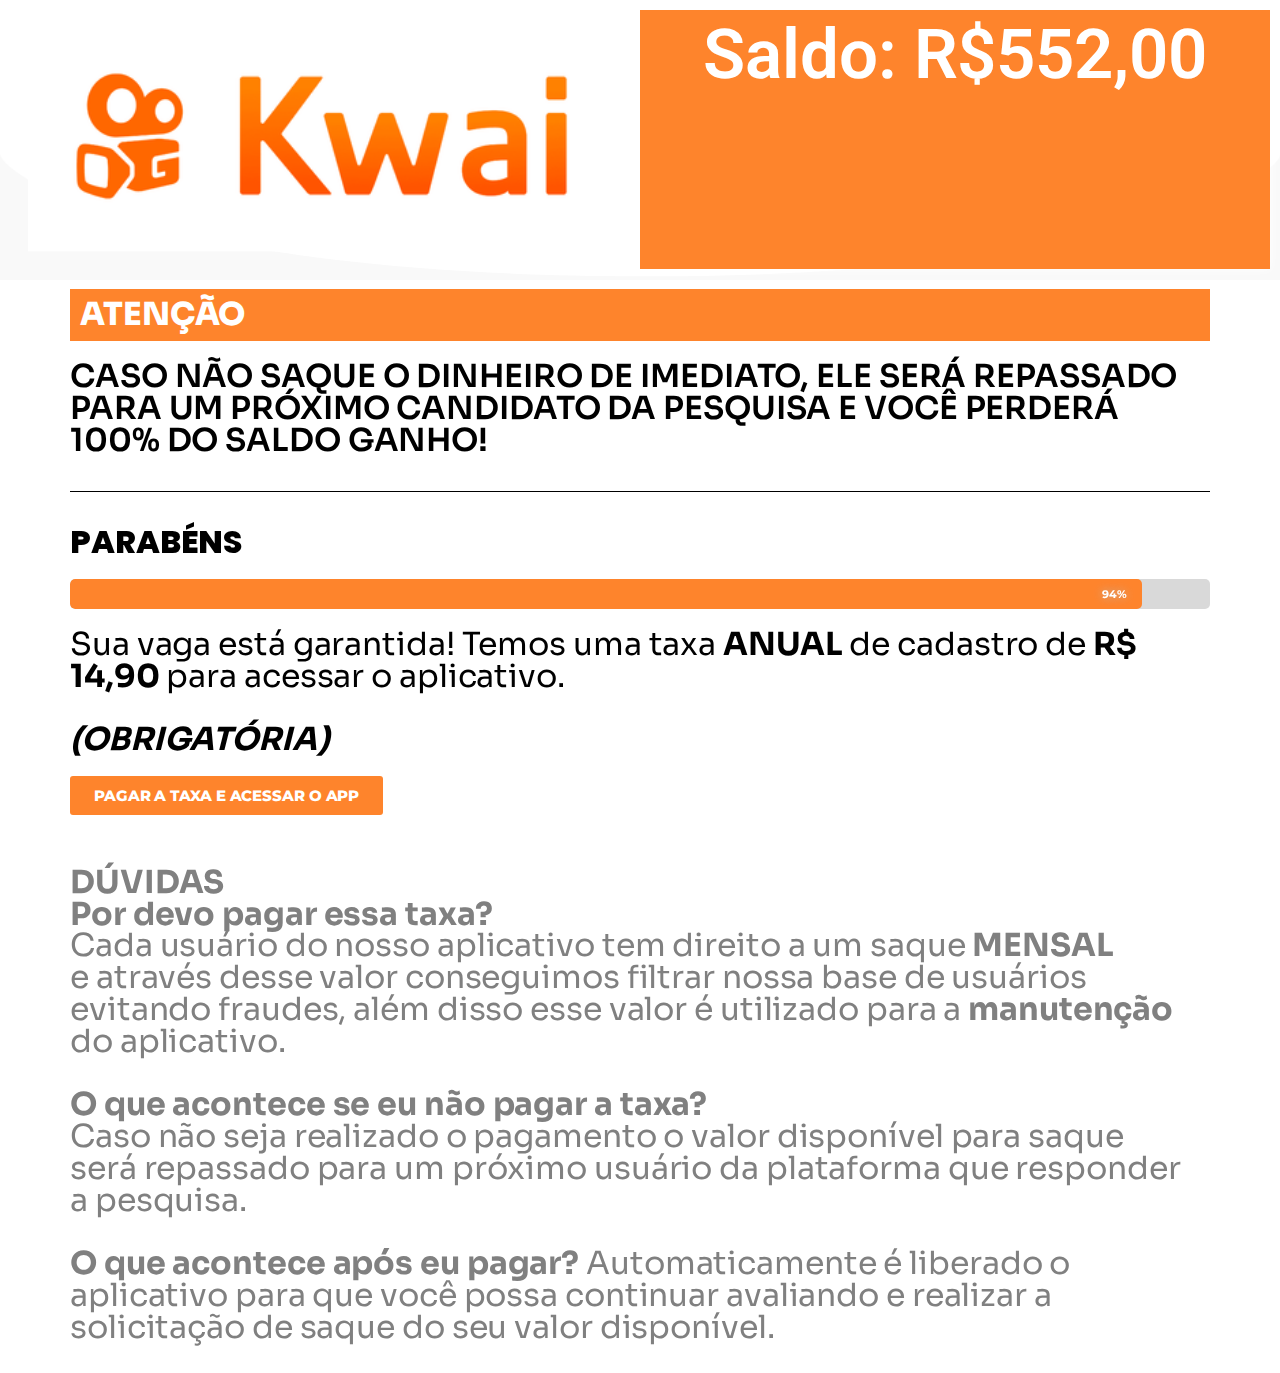
<file: 01/index.html>
<!DOCTYPE html>
<html lang="en-US">

<head>

	<meta charset="UTF-8">
	<title>p1 – app</title>
	<meta name="viewport" content="width=device-width, initial-scale=1">
	<meta name="robots" content="max-image-preview:large">
	<style>
		img:is([sizes="auto" i], [sizes^="auto," i]) {
			contain-intrinsic-size: 3000px 1500px
		}
	</style>
	<title>p1 – app</title>
	<link rel="alternate" type="application/rss+xml" title="app » Feed" href="https://segueadicanova.online/feed/">
	<link rel="alternate" type="application/rss+xml" title="app » Comments Feed"
		href="https://segueadicanova.online/comments/feed/">
	<script>
		window._wpemojiSettings = { "baseUrl": "https:\/\/s.w.org\/images\/core\/emoji\/15.0.3\/72x72\/", "ext": ".png", "svgUrl": "https:\/\/s.w.org\/images\/core\/emoji\/15.0.3\/svg\/", "svgExt": ".svg", "source": { "concatemoji": "https:\/\/segueadicanova.online\/wp-includes\/js\/wp-emoji-release.min.js?ver=6.7.1" } };
		/*! This file is auto-generated */
		!function (i, n) { var o, s, e; function c(e) { try { var t = { supportTests: e, timestamp: (new Date).valueOf() }; sessionStorage.setItem(o, JSON.stringify(t)) } catch (e) { } } function p(e, t, n) { e.clearRect(0, 0, e.canvas.width, e.canvas.height), e.fillText(t, 0, 0); var t = new Uint32Array(e.getImageData(0, 0, e.canvas.width, e.canvas.height).data), r = (e.clearRect(0, 0, e.canvas.width, e.canvas.height), e.fillText(n, 0, 0), new Uint32Array(e.getImageData(0, 0, e.canvas.width, e.canvas.height).data)); return t.every(function (e, t) { return e === r[t] }) } function u(e, t, n) { switch (t) { case "flag": return n(e, "\ud83c\udff3\ufe0f\u200d\u26a7\ufe0f", "\ud83c\udff3\ufe0f\u200b\u26a7\ufe0f") ? !1 : !n(e, "\ud83c\uddfa\ud83c\uddf3", "\ud83c\uddfa\u200b\ud83c\uddf3") && !n(e, "\ud83c\udff4\udb40\udc67\udb40\udc62\udb40\udc65\udb40\udc6e\udb40\udc67\udb40\udc7f", "\ud83c\udff4\u200b\udb40\udc67\u200b\udb40\udc62\u200b\udb40\udc65\u200b\udb40\udc6e\u200b\udb40\udc67\u200b\udb40\udc7f"); case "emoji": return !n(e, "\ud83d\udc26\u200d\u2b1b", "\ud83d\udc26\u200b\u2b1b") }return !1 } function f(e, t, n) { var r = "undefined" != typeof WorkerGlobalScope && self instanceof WorkerGlobalScope ? new OffscreenCanvas(300, 150) : i.createElement("canvas"), a = r.getContext("2d", { willReadFrequently: !0 }), o = (a.textBaseline = "top", a.font = "600 32px Arial", {}); return e.forEach(function (e) { o[e] = t(a, e, n) }), o } function t(e) { var t = i.createElement("script"); t.src = e, t.defer = !0, i.head.appendChild(t) } "undefined" != typeof Promise && (o = "wpEmojiSettingsSupports", s = ["flag", "emoji"], n.supports = { everything: !0, everythingExceptFlag: !0 }, e = new Promise(function (e) { i.addEventListener("DOMContentLoaded", e, { once: !0 }) }), new Promise(function (t) { var n = function () { try { var e = JSON.parse(sessionStorage.getItem(o)); if ("object" == typeof e && "number" == typeof e.timestamp && (new Date).valueOf() < e.timestamp + 604800 && "object" == typeof e.supportTests) return e.supportTests } catch (e) { } return null }(); if (!n) { if ("undefined" != typeof Worker && "undefined" != typeof OffscreenCanvas && "undefined" != typeof URL && URL.createObjectURL && "undefined" != typeof Blob) try { var e = "postMessage(" + f.toString() + "(" + [JSON.stringify(s), u.toString(), p.toString()].join(",") + "));", r = new Blob([e], { type: "text/javascript" }), a = new Worker(URL.createObjectURL(r), { name: "wpTestEmojiSupports" }); return void (a.onmessage = function (e) { c(n = e.data), a.terminate(), t(n) }) } catch (e) { } c(n = f(s, u, p)) } t(n) }).then(function (e) { for (var t in e) n.supports[t] = e[t], n.supports.everything = n.supports.everything && n.supports[t], "flag" !== t && (n.supports.everythingExceptFlag = n.supports.everythingExceptFlag && n.supports[t]); n.supports.everythingExceptFlag = n.supports.everythingExceptFlag && !n.supports.flag, n.DOMReady = !1, n.readyCallback = function () { n.DOMReady = !0 } }).then(function () { return e }).then(function () { var e; n.supports.everything || (n.readyCallback(), (e = n.source || {}).concatemoji ? t(e.concatemoji) : e.wpemoji && e.twemoji && (t(e.twemoji), t(e.wpemoji))) })) }((window, document), window._wpemojiSettings);
	</script>
	<style id="wp-emoji-styles-inline-css">
		img.wp-smiley,
		img.emoji {
			display: inline !important;
			border: none !important;
			box-shadow: none !important;
			height: 1em !important;
			width: 1em !important;
			margin: 0 0.07em !important;
			vertical-align: -0.1em !important;
			background: none !important;
			padding: 0 !important;
		}
	</style>
	<style id="wp-block-library-inline-css">
		:root {
			--wp-admin-theme-color: #007cba;
			--wp-admin-theme-color--rgb: 0, 124, 186;
			--wp-admin-theme-color-darker-10: #006ba1;
			--wp-admin-theme-color-darker-10--rgb: 0, 107, 161;
			--wp-admin-theme-color-darker-20: #005a87;
			--wp-admin-theme-color-darker-20--rgb: 0, 90, 135;
			--wp-admin-border-width-focus: 2px;
			--wp-block-synced-color: #7a00df;
			--wp-block-synced-color--rgb: 122, 0, 223;
			--wp-bound-block-color: var(--wp-block-synced-color)
		}

		@media (min-resolution:192dpi) {
			:root {
				--wp-admin-border-width-focus: 1.5px
			}
		}

		.wp-element-button {
			cursor: pointer
		}

		:root {
			--wp--preset--font-size--normal: 16px;
			--wp--preset--font-size--huge: 42px
		}

		:root .has-very-light-gray-background-color {
			background-color: #eee
		}

		:root .has-very-dark-gray-background-color {
			background-color: #313131
		}

		:root .has-very-light-gray-color {
			color: #eee
		}

		:root .has-very-dark-gray-color {
			color: #313131
		}

		:root .has-vivid-green-cyan-to-vivid-cyan-blue-gradient-background {
			background: linear-gradient(135deg, #00d084, #0693e3)
		}

		:root .has-purple-crush-gradient-background {
			background: linear-gradient(135deg, #34e2e4, #4721fb 50%, #ab1dfe)
		}

		:root .has-hazy-dawn-gradient-background {
			background: linear-gradient(135deg, #faaca8, #dad0ec)
		}

		:root .has-subdued-olive-gradient-background {
			background: linear-gradient(135deg, #fafae1, #67a671)
		}

		:root .has-atomic-cream-gradient-background {
			background: linear-gradient(135deg, #fdd79a, #004a59)
		}

		:root .has-nightshade-gradient-background {
			background: linear-gradient(135deg, #330968, #31cdcf)
		}

		:root .has-midnight-gradient-background {
			background: linear-gradient(135deg, #020381, #2874fc)
		}

		.has-regular-font-size {
			font-size: 1em
		}

		.has-larger-font-size {
			font-size: 2.625em
		}

		.has-normal-font-size {
			font-size: var(--wp--preset--font-size--normal)
		}

		.has-huge-font-size {
			font-size: var(--wp--preset--font-size--huge)
		}

		.has-text-align-center {
			text-align: center
		}

		.has-text-align-left {
			text-align: left
		}

		.has-text-align-right {
			text-align: right
		}

		#end-resizable-editor-section {
			display: none
		}

		.aligncenter {
			clear: both
		}

		.items-justified-left {
			justify-content: flex-start
		}

		.items-justified-center {
			justify-content: center
		}

		.items-justified-right {
			justify-content: flex-end
		}

		.items-justified-space-between {
			justify-content: space-between
		}

		.screen-reader-text {
			border: 0;
			clip: rect(1px, 1px, 1px, 1px);
			clip-path: inset(50%);
			height: 1px;
			margin: -1px;
			overflow: hidden;
			padding: 0;
			position: absolute;
			width: 1px;
			word-wrap: normal !important
		}

		.screen-reader-text:focus {
			background-color: #ddd;
			clip: auto !important;
			clip-path: none;
			color: #444;
			display: block;
			font-size: 1em;
			height: auto;
			left: 5px;
			line-height: normal;
			padding: 15px 23px 14px;
			text-decoration: none;
			top: 5px;
			width: auto;
			z-index: 100000
		}

		html :where(.has-border-color) {
			border-style: solid
		}

		html :where([style*=border-top-color]) {
			border-top-style: solid
		}

		html :where([style*=border-right-color]) {
			border-right-style: solid
		}

		html :where([style*=border-bottom-color]) {
			border-bottom-style: solid
		}

		html :where([style*=border-left-color]) {
			border-left-style: solid
		}

		html :where([style*=border-width]) {
			border-style: solid
		}

		html :where([style*=border-top-width]) {
			border-top-style: solid
		}

		html :where([style*=border-right-width]) {
			border-right-style: solid
		}

		html :where([style*=border-bottom-width]) {
			border-bottom-style: solid
		}

		html :where([style*=border-left-width]) {
			border-left-style: solid
		}

		html :where(img[class*=wp-image-]) {
			height: auto;
			max-width: 100%
		}

		:where(figure) {
			margin: 0 0 1em
		}

		html :where(.is-position-sticky) {
			--wp-admin--admin-bar--position-offset: var(--wp-admin--admin-bar--height, 0px)
		}

		@media screen and (max-width:600px) {
			html :where(.is-position-sticky) {
				--wp-admin--admin-bar--position-offset: 0px
			}
		}
	</style>
	<style id="global-styles-inline-css">
		:root {
			--wp--preset--aspect-ratio--square: 1;
			--wp--preset--aspect-ratio--4-3: 4/3;
			--wp--preset--aspect-ratio--3-4: 3/4;
			--wp--preset--aspect-ratio--3-2: 3/2;
			--wp--preset--aspect-ratio--2-3: 2/3;
			--wp--preset--aspect-ratio--16-9: 16/9;
			--wp--preset--aspect-ratio--9-16: 9/16;
			--wp--preset--color--black: #000000;
			--wp--preset--color--cyan-bluish-gray: #abb8c3;
			--wp--preset--color--white: #ffffff;
			--wp--preset--color--pale-pink: #f78da7;
			--wp--preset--color--vivid-red: #cf2e2e;
			--wp--preset--color--luminous-vivid-orange: #ff6900;
			--wp--preset--color--luminous-vivid-amber: #fcb900;
			--wp--preset--color--light-green-cyan: #7bdcb5;
			--wp--preset--color--vivid-green-cyan: #00d084;
			--wp--preset--color--pale-cyan-blue: #8ed1fc;
			--wp--preset--color--vivid-cyan-blue: #0693e3;
			--wp--preset--color--vivid-purple: #9b51e0;
			--wp--preset--color--base: #FFFFFF;
			--wp--preset--color--contrast: #111111;
			--wp--preset--color--accent-1: #FFEE58;
			--wp--preset--color--accent-2: #F6CFF4;
			--wp--preset--color--accent-3: #503AA8;
			--wp--preset--color--accent-4: #686868;
			--wp--preset--color--accent-5: #FBFAF3;
			--wp--preset--color--accent-6: color-mix(in srgb, currentColor 20%, transparent);
			--wp--preset--gradient--vivid-cyan-blue-to-vivid-purple: linear-gradient(135deg, rgba(6, 147, 227, 1) 0%, rgb(155, 81, 224) 100%);
			--wp--preset--gradient--light-green-cyan-to-vivid-green-cyan: linear-gradient(135deg, rgb(122, 220, 180) 0%, rgb(0, 208, 130) 100%);
			--wp--preset--gradient--luminous-vivid-amber-to-luminous-vivid-orange: linear-gradient(135deg, rgba(252, 185, 0, 1) 0%, rgba(255, 105, 0, 1) 100%);
			--wp--preset--gradient--luminous-vivid-orange-to-vivid-red: linear-gradient(135deg, rgba(255, 105, 0, 1) 0%, rgb(207, 46, 46) 100%);
			--wp--preset--gradient--very-light-gray-to-cyan-bluish-gray: linear-gradient(135deg, rgb(238, 238, 238) 0%, rgb(169, 184, 195) 100%);
			--wp--preset--gradient--cool-to-warm-spectrum: linear-gradient(135deg, rgb(74, 234, 220) 0%, rgb(151, 120, 209) 20%, rgb(207, 42, 186) 40%, rgb(238, 44, 130) 60%, rgb(251, 105, 98) 80%, rgb(254, 248, 76) 100%);
			--wp--preset--gradient--blush-light-purple: linear-gradient(135deg, rgb(255, 206, 236) 0%, rgb(152, 150, 240) 100%);
			--wp--preset--gradient--blush-bordeaux: linear-gradient(135deg, rgb(254, 205, 165) 0%, rgb(254, 45, 45) 50%, rgb(107, 0, 62) 100%);
			--wp--preset--gradient--luminous-dusk: linear-gradient(135deg, rgb(255, 203, 112) 0%, rgb(199, 81, 192) 50%, rgb(65, 88, 208) 100%);
			--wp--preset--gradient--pale-ocean: linear-gradient(135deg, rgb(255, 245, 203) 0%, rgb(182, 227, 212) 50%, rgb(51, 167, 181) 100%);
			--wp--preset--gradient--electric-grass: linear-gradient(135deg, rgb(202, 248, 128) 0%, rgb(113, 206, 126) 100%);
			--wp--preset--gradient--midnight: linear-gradient(135deg, rgb(2, 3, 129) 0%, rgb(40, 116, 252) 100%);
			--wp--preset--font-size--small: 0.875rem;
			--wp--preset--font-size--medium: clamp(1rem, 1rem + ((1vw - 0.2rem) * 0.196), 1.125rem);
			--wp--preset--font-size--large: clamp(1.125rem, 1.125rem + ((1vw - 0.2rem) * 0.392), 1.375rem);
			--wp--preset--font-size--x-large: clamp(1.75rem, 1.75rem + ((1vw - 0.2rem) * 0.392), 2rem);
			--wp--preset--font-size--xx-large: clamp(2.15rem, 2.15rem + ((1vw - 0.2rem) * 1.333), 3rem);
			--wp--preset--font-family--manrope: Manrope, sans-serif;
			--wp--preset--font-family--fira-code: "Fira Code", monospace;
			--wp--preset--spacing--20: 10px;
			--wp--preset--spacing--30: 20px;
			--wp--preset--spacing--40: 30px;
			--wp--preset--spacing--50: clamp(30px, 5vw, 50px);
			--wp--preset--spacing--60: clamp(30px, 7vw, 70px);
			--wp--preset--spacing--70: clamp(50px, 7vw, 90px);
			--wp--preset--spacing--80: clamp(70px, 10vw, 140px);
			--wp--preset--shadow--natural: 6px 6px 9px rgba(0, 0, 0, 0.2);
			--wp--preset--shadow--deep: 12px 12px 50px rgba(0, 0, 0, 0.4);
			--wp--preset--shadow--sharp: 6px 6px 0px rgba(0, 0, 0, 0.2);
			--wp--preset--shadow--outlined: 6px 6px 0px -3px rgba(255, 255, 255, 1), 6px 6px rgba(0, 0, 0, 1);
			--wp--preset--shadow--crisp: 6px 6px 0px rgba(0, 0, 0, 1);
		}

		:root {
			--wp--style--global--content-size: 645px;
			--wp--style--global--wide-size: 1340px;
		}

		:where(body) {
			margin: 0;
		}

		.wp-site-blocks {
			padding-top: var(--wp--style--root--padding-top);
			padding-bottom: var(--wp--style--root--padding-bottom);
		}

		.has-global-padding {
			padding-right: var(--wp--style--root--padding-right);
			padding-left: var(--wp--style--root--padding-left);
		}

		.has-global-padding>.alignfull {
			margin-right: calc(var(--wp--style--root--padding-right) * -1);
			margin-left: calc(var(--wp--style--root--padding-left) * -1);
		}

		.has-global-padding :where(:not(.alignfull.is-layout-flow) > .has-global-padding:not(.wp-block-block, .alignfull)) {
			padding-right: 0;
			padding-left: 0;
		}

		.has-global-padding :where(:not(.alignfull.is-layout-flow) > .has-global-padding:not(.wp-block-block, .alignfull))>.alignfull {
			margin-left: 0;
			margin-right: 0;
		}

		.wp-site-blocks>.alignleft {
			float: left;
			margin-right: 2em;
		}

		.wp-site-blocks>.alignright {
			float: right;
			margin-left: 2em;
		}

		.wp-site-blocks>.aligncenter {
			justify-content: center;
			margin-left: auto;
			margin-right: auto;
		}

		:where(.wp-site-blocks)>* {
			margin-block-start: 1.2rem;
			margin-block-end: 0;
		}

		:where(.wp-site-blocks)> :first-child {
			margin-block-start: 0;
		}

		:where(.wp-site-blocks)> :last-child {
			margin-block-end: 0;
		}

		:root {
			--wp--style--block-gap: 1.2rem;
		}

		:root :where(.is-layout-flow)> :first-child {
			margin-block-start: 0;
		}

		:root :where(.is-layout-flow)> :last-child {
			margin-block-end: 0;
		}

		:root :where(.is-layout-flow)>* {
			margin-block-start: 1.2rem;
			margin-block-end: 0;
		}

		:root :where(.is-layout-constrained)> :first-child {
			margin-block-start: 0;
		}

		:root :where(.is-layout-constrained)> :last-child {
			margin-block-end: 0;
		}

		:root :where(.is-layout-constrained)>* {
			margin-block-start: 1.2rem;
			margin-block-end: 0;
		}

		:root :where(.is-layout-flex) {
			gap: 1.2rem;
		}

		:root :where(.is-layout-grid) {
			gap: 1.2rem;
		}

		.is-layout-flow>.alignleft {
			float: left;
			margin-inline-start: 0;
			margin-inline-end: 2em;
		}

		.is-layout-flow>.alignright {
			float: right;
			margin-inline-start: 2em;
			margin-inline-end: 0;
		}

		.is-layout-flow>.aligncenter {
			margin-left: auto !important;
			margin-right: auto !important;
		}

		.is-layout-constrained>.alignleft {
			float: left;
			margin-inline-start: 0;
			margin-inline-end: 2em;
		}

		.is-layout-constrained>.alignright {
			float: right;
			margin-inline-start: 2em;
			margin-inline-end: 0;
		}

		.is-layout-constrained>.aligncenter {
			margin-left: auto !important;
			margin-right: auto !important;
		}

		.is-layout-constrained> :where(:not(.alignleft):not(.alignright):not(.alignfull)) {
			max-width: var(--wp--style--global--content-size);
			margin-left: auto !important;
			margin-right: auto !important;
		}

		.is-layout-constrained>.alignwide {
			max-width: var(--wp--style--global--wide-size);
		}

		body .is-layout-flex {
			display: flex;
		}

		.is-layout-flex {
			flex-wrap: wrap;
			align-items: center;
		}

		.is-layout-flex> :is(*, div) {
			margin: 0;
		}

		body .is-layout-grid {
			display: grid;
		}

		.is-layout-grid> :is(*, div) {
			margin: 0;
		}

		body {
			background-color: var(--wp--preset--color--base);
			color: var(--wp--preset--color--contrast);
			font-family: var(--wp--preset--font-family--manrope);
			font-size: var(--wp--preset--font-size--large);
			font-weight: 300;
			letter-spacing: -0.1px;
			line-height: 1.4;
			--wp--style--root--padding-top: 0px;
			--wp--style--root--padding-right: var(--wp--preset--spacing--50);
			--wp--style--root--padding-bottom: 0px;
			--wp--style--root--padding-left: var(--wp--preset--spacing--50);
		}

		a:where(:not(.wp-element-button)) {
			color: currentColor;
			text-decoration: underline;
		}

		:root :where(a:where(:not(.wp-element-button)):hover) {
			text-decoration: none;
		}

		h1,
		h2,
		h3,
		h4,
		h5,
		h6 {
			font-weight: 400;
			letter-spacing: -0.1px;
			line-height: 1.125;
		}

		h1 {
			font-size: var(--wp--preset--font-size--xx-large);
		}

		h2 {
			font-size: var(--wp--preset--font-size--x-large);
		}

		h3 {
			font-size: var(--wp--preset--font-size--large);
		}

		h4 {
			font-size: var(--wp--preset--font-size--medium);
		}

		h5 {
			font-size: var(--wp--preset--font-size--small);
			letter-spacing: 0.5px;
		}

		h6 {
			font-size: var(--wp--preset--font-size--small);
			font-weight: 700;
			letter-spacing: 1.4px;
			text-transform: uppercase;
		}

		:root :where(.wp-element-button, .wp-block-button__link) {
			background-color: var(--wp--preset--color--contrast);
			border-width: 0;
			color: var(--wp--preset--color--base);
			font-family: inherit;
			font-size: var(--wp--preset--font-size--medium);
			line-height: inherit;
			padding-top: 1rem;
			padding-right: 2.25rem;
			padding-bottom: 1rem;
			padding-left: 2.25rem;
			text-decoration: none;
		}

		:root :where(.wp-element-button:hover, .wp-block-button__link:hover) {
			background-color: color-mix(in srgb, var(--wp--preset--color--contrast) 85%, transparent);
			border-color: transparent;
			color: var(--wp--preset--color--base);
		}

		:root :where(.wp-element-button:focus, .wp-block-button__link:focus) {
			outline-color: var(--wp--preset--color--accent-4);
			outline-offset: 2px;
		}

		:root :where(.wp-element-caption, .wp-block-audio figcaption, .wp-block-embed figcaption, .wp-block-gallery figcaption, .wp-block-image figcaption, .wp-block-table figcaption, .wp-block-video figcaption) {
			font-size: var(--wp--preset--font-size--small);
			line-height: 1.4;
		}

		.has-black-color {
			color: var(--wp--preset--color--black) !important;
		}

		.has-cyan-bluish-gray-color {
			color: var(--wp--preset--color--cyan-bluish-gray) !important;
		}

		.has-white-color {
			color: var(--wp--preset--color--white) !important;
		}

		.has-pale-pink-color {
			color: var(--wp--preset--color--pale-pink) !important;
		}

		.has-vivid-red-color {
			color: var(--wp--preset--color--vivid-red) !important;
		}

		.has-luminous-vivid-orange-color {
			color: var(--wp--preset--color--luminous-vivid-orange) !important;
		}

		.has-luminous-vivid-amber-color {
			color: var(--wp--preset--color--luminous-vivid-amber) !important;
		}

		.has-light-green-cyan-color {
			color: var(--wp--preset--color--light-green-cyan) !important;
		}

		.has-vivid-green-cyan-color {
			color: var(--wp--preset--color--vivid-green-cyan) !important;
		}

		.has-pale-cyan-blue-color {
			color: var(--wp--preset--color--pale-cyan-blue) !important;
		}

		.has-vivid-cyan-blue-color {
			color: var(--wp--preset--color--vivid-cyan-blue) !important;
		}

		.has-vivid-purple-color {
			color: var(--wp--preset--color--vivid-purple) !important;
		}

		.has-base-color {
			color: var(--wp--preset--color--base) !important;
		}

		.has-contrast-color {
			color: var(--wp--preset--color--contrast) !important;
		}

		.has-accent-1-color {
			color: var(--wp--preset--color--accent-1) !important;
		}

		.has-accent-2-color {
			color: var(--wp--preset--color--accent-2) !important;
		}

		.has-accent-3-color {
			color: var(--wp--preset--color--accent-3) !important;
		}

		.has-accent-4-color {
			color: var(--wp--preset--color--accent-4) !important;
		}

		.has-accent-5-color {
			color: var(--wp--preset--color--accent-5) !important;
		}

		.has-accent-6-color {
			color: var(--wp--preset--color--accent-6) !important;
		}

		.has-black-background-color {
			background-color: var(--wp--preset--color--black) !important;
		}

		.has-cyan-bluish-gray-background-color {
			background-color: var(--wp--preset--color--cyan-bluish-gray) !important;
		}

		.has-white-background-color {
			background-color: var(--wp--preset--color--white) !important;
		}

		.has-pale-pink-background-color {
			background-color: var(--wp--preset--color--pale-pink) !important;
		}

		.has-vivid-red-background-color {
			background-color: var(--wp--preset--color--vivid-red) !important;
		}

		.has-luminous-vivid-orange-background-color {
			background-color: var(--wp--preset--color--luminous-vivid-orange) !important;
		}

		.has-luminous-vivid-amber-background-color {
			background-color: var(--wp--preset--color--luminous-vivid-amber) !important;
		}

		.has-light-green-cyan-background-color {
			background-color: var(--wp--preset--color--light-green-cyan) !important;
		}

		.has-vivid-green-cyan-background-color {
			background-color: var(--wp--preset--color--vivid-green-cyan) !important;
		}

		.has-pale-cyan-blue-background-color {
			background-color: var(--wp--preset--color--pale-cyan-blue) !important;
		}

		.has-vivid-cyan-blue-background-color {
			background-color: var(--wp--preset--color--vivid-cyan-blue) !important;
		}

		.has-vivid-purple-background-color {
			background-color: var(--wp--preset--color--vivid-purple) !important;
		}

		.has-base-background-color {
			background-color: var(--wp--preset--color--base) !important;
		}

		.has-contrast-background-color {
			background-color: var(--wp--preset--color--contrast) !important;
		}

		.has-accent-1-background-color {
			background-color: var(--wp--preset--color--accent-1) !important;
		}

		.has-accent-2-background-color {
			background-color: var(--wp--preset--color--accent-2) !important;
		}

		.has-accent-3-background-color {
			background-color: var(--wp--preset--color--accent-3) !important;
		}

		.has-accent-4-background-color {
			background-color: var(--wp--preset--color--accent-4) !important;
		}

		.has-accent-5-background-color {
			background-color: var(--wp--preset--color--accent-5) !important;
		}

		.has-accent-6-background-color {
			background-color: var(--wp--preset--color--accent-6) !important;
		}

		.has-black-border-color {
			border-color: var(--wp--preset--color--black) !important;
		}

		.has-cyan-bluish-gray-border-color {
			border-color: var(--wp--preset--color--cyan-bluish-gray) !important;
		}

		.has-white-border-color {
			border-color: var(--wp--preset--color--white) !important;
		}

		.has-pale-pink-border-color {
			border-color: var(--wp--preset--color--pale-pink) !important;
		}

		.has-vivid-red-border-color {
			border-color: var(--wp--preset--color--vivid-red) !important;
		}

		.has-luminous-vivid-orange-border-color {
			border-color: var(--wp--preset--color--luminous-vivid-orange) !important;
		}

		.has-luminous-vivid-amber-border-color {
			border-color: var(--wp--preset--color--luminous-vivid-amber) !important;
		}

		.has-light-green-cyan-border-color {
			border-color: var(--wp--preset--color--light-green-cyan) !important;
		}

		.has-vivid-green-cyan-border-color {
			border-color: var(--wp--preset--color--vivid-green-cyan) !important;
		}

		.has-pale-cyan-blue-border-color {
			border-color: var(--wp--preset--color--pale-cyan-blue) !important;
		}

		.has-vivid-cyan-blue-border-color {
			border-color: var(--wp--preset--color--vivid-cyan-blue) !important;
		}

		.has-vivid-purple-border-color {
			border-color: var(--wp--preset--color--vivid-purple) !important;
		}

		.has-base-border-color {
			border-color: var(--wp--preset--color--base) !important;
		}

		.has-contrast-border-color {
			border-color: var(--wp--preset--color--contrast) !important;
		}

		.has-accent-1-border-color {
			border-color: var(--wp--preset--color--accent-1) !important;
		}

		.has-accent-2-border-color {
			border-color: var(--wp--preset--color--accent-2) !important;
		}

		.has-accent-3-border-color {
			border-color: var(--wp--preset--color--accent-3) !important;
		}

		.has-accent-4-border-color {
			border-color: var(--wp--preset--color--accent-4) !important;
		}

		.has-accent-5-border-color {
			border-color: var(--wp--preset--color--accent-5) !important;
		}

		.has-accent-6-border-color {
			border-color: var(--wp--preset--color--accent-6) !important;
		}

		.has-vivid-cyan-blue-to-vivid-purple-gradient-background {
			background: var(--wp--preset--gradient--vivid-cyan-blue-to-vivid-purple) !important;
		}

		.has-light-green-cyan-to-vivid-green-cyan-gradient-background {
			background: var(--wp--preset--gradient--light-green-cyan-to-vivid-green-cyan) !important;
		}

		.has-luminous-vivid-amber-to-luminous-vivid-orange-gradient-background {
			background: var(--wp--preset--gradient--luminous-vivid-amber-to-luminous-vivid-orange) !important;
		}

		.has-luminous-vivid-orange-to-vivid-red-gradient-background {
			background: var(--wp--preset--gradient--luminous-vivid-orange-to-vivid-red) !important;
		}

		.has-very-light-gray-to-cyan-bluish-gray-gradient-background {
			background: var(--wp--preset--gradient--very-light-gray-to-cyan-bluish-gray) !important;
		}

		.has-cool-to-warm-spectrum-gradient-background {
			background: var(--wp--preset--gradient--cool-to-warm-spectrum) !important;
		}

		.has-blush-light-purple-gradient-background {
			background: var(--wp--preset--gradient--blush-light-purple) !important;
		}

		.has-blush-bordeaux-gradient-background {
			background: var(--wp--preset--gradient--blush-bordeaux) !important;
		}

		.has-luminous-dusk-gradient-background {
			background: var(--wp--preset--gradient--luminous-dusk) !important;
		}

		.has-pale-ocean-gradient-background {
			background: var(--wp--preset--gradient--pale-ocean) !important;
		}

		.has-electric-grass-gradient-background {
			background: var(--wp--preset--gradient--electric-grass) !important;
		}

		.has-midnight-gradient-background {
			background: var(--wp--preset--gradient--midnight) !important;
		}

		.has-small-font-size {
			font-size: var(--wp--preset--font-size--small) !important;
		}

		.has-medium-font-size {
			font-size: var(--wp--preset--font-size--medium) !important;
		}

		.has-large-font-size {
			font-size: var(--wp--preset--font-size--large) !important;
		}

		.has-x-large-font-size {
			font-size: var(--wp--preset--font-size--x-large) !important;
		}

		.has-xx-large-font-size {
			font-size: var(--wp--preset--font-size--xx-large) !important;
		}

		.has-manrope-font-family {
			font-family: var(--wp--preset--font-family--manrope) !important;
		}

		.has-fira-code-font-family {
			font-family: var(--wp--preset--font-family--fira-code) !important;
		}
	</style>
	<style id="wp-block-template-skip-link-inline-css">
		.skip-link.screen-reader-text {
			border: 0;
			clip: rect(1px, 1px, 1px, 1px);
			clip-path: inset(50%);
			height: 1px;
			margin: -1px;
			overflow: hidden;
			padding: 0;
			position: absolute !important;
			width: 1px;
			word-wrap: normal !important;
		}

		.skip-link.screen-reader-text:focus {
			background-color: #eee;
			clip: auto !important;
			clip-path: none;
			color: #444;
			display: block;
			font-size: 1em;
			height: auto;
			left: 5px;
			line-height: normal;
			padding: 15px 23px 14px;
			text-decoration: none;
			top: 5px;
			width: auto;
			z-index: 100000;
		}
	</style>
	<link rel="stylesheet" id="twentytwentyfive-style-css" href="css/style.css" media="all">
	<link rel="stylesheet" id="elementor-frontend-css" href="css/frontend.min.css" media="all">
	<style id="elementor-frontend-inline-css">
		@-webkit-keyframes ha_fadeIn {
			0% {
				opacity: 0
			}

			to {
				opacity: 1
			}
		}

		@keyframes ha_fadeIn {
			0% {
				opacity: 0
			}

			to {
				opacity: 1
			}
		}

		@-webkit-keyframes ha_zoomIn {
			0% {
				opacity: 0;
				-webkit-transform: scale3d(.3, .3, .3);
				transform: scale3d(.3, .3, .3)
			}

			50% {
				opacity: 1
			}
		}

		@keyframes ha_zoomIn {
			0% {
				opacity: 0;
				-webkit-transform: scale3d(.3, .3, .3);
				transform: scale3d(.3, .3, .3)
			}

			50% {
				opacity: 1
			}
		}

		@-webkit-keyframes ha_rollIn {
			0% {
				opacity: 0;
				-webkit-transform: translate3d(-100%, 0, 0) rotate3d(0, 0, 1, -120deg);
				transform: translate3d(-100%, 0, 0) rotate3d(0, 0, 1, -120deg)
			}

			to {
				opacity: 1
			}
		}

		@keyframes ha_rollIn {
			0% {
				opacity: 0;
				-webkit-transform: translate3d(-100%, 0, 0) rotate3d(0, 0, 1, -120deg);
				transform: translate3d(-100%, 0, 0) rotate3d(0, 0, 1, -120deg)
			}

			to {
				opacity: 1
			}
		}

		@-webkit-keyframes ha_bounce {

			0%,
			20%,
			53%,
			to {
				-webkit-animation-timing-function: cubic-bezier(.215, .61, .355, 1);
				animation-timing-function: cubic-bezier(.215, .61, .355, 1)
			}

			40%,
			43% {
				-webkit-transform: translate3d(0, -30px, 0) scaleY(1.1);
				transform: translate3d(0, -30px, 0) scaleY(1.1);
				-webkit-animation-timing-function: cubic-bezier(.755, .05, .855, .06);
				animation-timing-function: cubic-bezier(.755, .05, .855, .06)
			}

			70% {
				-webkit-transform: translate3d(0, -15px, 0) scaleY(1.05);
				transform: translate3d(0, -15px, 0) scaleY(1.05);
				-webkit-animation-timing-function: cubic-bezier(.755, .05, .855, .06);
				animation-timing-function: cubic-bezier(.755, .05, .855, .06)
			}

			80% {
				-webkit-transition-timing-function: cubic-bezier(.215, .61, .355, 1);
				transition-timing-function: cubic-bezier(.215, .61, .355, 1);
				-webkit-transform: translate3d(0, 0, 0) scaleY(.95);
				transform: translate3d(0, 0, 0) scaleY(.95)
			}

			90% {
				-webkit-transform: translate3d(0, -4px, 0) scaleY(1.02);
				transform: translate3d(0, -4px, 0) scaleY(1.02)
			}
		}

		@keyframes ha_bounce {

			0%,
			20%,
			53%,
			to {
				-webkit-animation-timing-function: cubic-bezier(.215, .61, .355, 1);
				animation-timing-function: cubic-bezier(.215, .61, .355, 1)
			}

			40%,
			43% {
				-webkit-transform: translate3d(0, -30px, 0) scaleY(1.1);
				transform: translate3d(0, -30px, 0) scaleY(1.1);
				-webkit-animation-timing-function: cubic-bezier(.755, .05, .855, .06);
				animation-timing-function: cubic-bezier(.755, .05, .855, .06)
			}

			70% {
				-webkit-transform: translate3d(0, -15px, 0) scaleY(1.05);
				transform: translate3d(0, -15px, 0) scaleY(1.05);
				-webkit-animation-timing-function: cubic-bezier(.755, .05, .855, .06);
				animation-timing-function: cubic-bezier(.755, .05, .855, .06)
			}

			80% {
				-webkit-transition-timing-function: cubic-bezier(.215, .61, .355, 1);
				transition-timing-function: cubic-bezier(.215, .61, .355, 1);
				-webkit-transform: translate3d(0, 0, 0) scaleY(.95);
				transform: translate3d(0, 0, 0) scaleY(.95)
			}

			90% {
				-webkit-transform: translate3d(0, -4px, 0) scaleY(1.02);
				transform: translate3d(0, -4px, 0) scaleY(1.02)
			}
		}

		@-webkit-keyframes ha_bounceIn {

			0%,
			20%,
			40%,
			60%,
			80%,
			to {
				-webkit-animation-timing-function: cubic-bezier(.215, .61, .355, 1);
				animation-timing-function: cubic-bezier(.215, .61, .355, 1)
			}

			0% {
				opacity: 0;
				-webkit-transform: scale3d(.3, .3, .3);
				transform: scale3d(.3, .3, .3)
			}

			20% {
				-webkit-transform: scale3d(1.1, 1.1, 1.1);
				transform: scale3d(1.1, 1.1, 1.1)
			}

			40% {
				-webkit-transform: scale3d(.9, .9, .9);
				transform: scale3d(.9, .9, .9)
			}

			60% {
				opacity: 1;
				-webkit-transform: scale3d(1.03, 1.03, 1.03);
				transform: scale3d(1.03, 1.03, 1.03)
			}

			80% {
				-webkit-transform: scale3d(.97, .97, .97);
				transform: scale3d(.97, .97, .97)
			}

			to {
				opacity: 1
			}
		}

		@keyframes ha_bounceIn {

			0%,
			20%,
			40%,
			60%,
			80%,
			to {
				-webkit-animation-timing-function: cubic-bezier(.215, .61, .355, 1);
				animation-timing-function: cubic-bezier(.215, .61, .355, 1)
			}

			0% {
				opacity: 0;
				-webkit-transform: scale3d(.3, .3, .3);
				transform: scale3d(.3, .3, .3)
			}

			20% {
				-webkit-transform: scale3d(1.1, 1.1, 1.1);
				transform: scale3d(1.1, 1.1, 1.1)
			}

			40% {
				-webkit-transform: scale3d(.9, .9, .9);
				transform: scale3d(.9, .9, .9)
			}

			60% {
				opacity: 1;
				-webkit-transform: scale3d(1.03, 1.03, 1.03);
				transform: scale3d(1.03, 1.03, 1.03)
			}

			80% {
				-webkit-transform: scale3d(.97, .97, .97);
				transform: scale3d(.97, .97, .97)
			}

			to {
				opacity: 1
			}
		}

		@-webkit-keyframes ha_flipInX {
			0% {
				opacity: 0;
				-webkit-transform: perspective(400px) rotate3d(1, 0, 0, 90deg);
				transform: perspective(400px) rotate3d(1, 0, 0, 90deg);
				-webkit-animation-timing-function: ease-in;
				animation-timing-function: ease-in
			}

			40% {
				-webkit-transform: perspective(400px) rotate3d(1, 0, 0, -20deg);
				transform: perspective(400px) rotate3d(1, 0, 0, -20deg);
				-webkit-animation-timing-function: ease-in;
				animation-timing-function: ease-in
			}

			60% {
				opacity: 1;
				-webkit-transform: perspective(400px) rotate3d(1, 0, 0, 10deg);
				transform: perspective(400px) rotate3d(1, 0, 0, 10deg)
			}

			80% {
				-webkit-transform: perspective(400px) rotate3d(1, 0, 0, -5deg);
				transform: perspective(400px) rotate3d(1, 0, 0, -5deg)
			}
		}

		@keyframes ha_flipInX {
			0% {
				opacity: 0;
				-webkit-transform: perspective(400px) rotate3d(1, 0, 0, 90deg);
				transform: perspective(400px) rotate3d(1, 0, 0, 90deg);
				-webkit-animation-timing-function: ease-in;
				animation-timing-function: ease-in
			}

			40% {
				-webkit-transform: perspective(400px) rotate3d(1, 0, 0, -20deg);
				transform: perspective(400px) rotate3d(1, 0, 0, -20deg);
				-webkit-animation-timing-function: ease-in;
				animation-timing-function: ease-in
			}

			60% {
				opacity: 1;
				-webkit-transform: perspective(400px) rotate3d(1, 0, 0, 10deg);
				transform: perspective(400px) rotate3d(1, 0, 0, 10deg)
			}

			80% {
				-webkit-transform: perspective(400px) rotate3d(1, 0, 0, -5deg);
				transform: perspective(400px) rotate3d(1, 0, 0, -5deg)
			}
		}

		@-webkit-keyframes ha_flipInY {
			0% {
				opacity: 0;
				-webkit-transform: perspective(400px) rotate3d(0, 1, 0, 90deg);
				transform: perspective(400px) rotate3d(0, 1, 0, 90deg);
				-webkit-animation-timing-function: ease-in;
				animation-timing-function: ease-in
			}

			40% {
				-webkit-transform: perspective(400px) rotate3d(0, 1, 0, -20deg);
				transform: perspective(400px) rotate3d(0, 1, 0, -20deg);
				-webkit-animation-timing-function: ease-in;
				animation-timing-function: ease-in
			}

			60% {
				opacity: 1;
				-webkit-transform: perspective(400px) rotate3d(0, 1, 0, 10deg);
				transform: perspective(400px) rotate3d(0, 1, 0, 10deg)
			}

			80% {
				-webkit-transform: perspective(400px) rotate3d(0, 1, 0, -5deg);
				transform: perspective(400px) rotate3d(0, 1, 0, -5deg)
			}
		}

		@keyframes ha_flipInY {
			0% {
				opacity: 0;
				-webkit-transform: perspective(400px) rotate3d(0, 1, 0, 90deg);
				transform: perspective(400px) rotate3d(0, 1, 0, 90deg);
				-webkit-animation-timing-function: ease-in;
				animation-timing-function: ease-in
			}

			40% {
				-webkit-transform: perspective(400px) rotate3d(0, 1, 0, -20deg);
				transform: perspective(400px) rotate3d(0, 1, 0, -20deg);
				-webkit-animation-timing-function: ease-in;
				animation-timing-function: ease-in
			}

			60% {
				opacity: 1;
				-webkit-transform: perspective(400px) rotate3d(0, 1, 0, 10deg);
				transform: perspective(400px) rotate3d(0, 1, 0, 10deg)
			}

			80% {
				-webkit-transform: perspective(400px) rotate3d(0, 1, 0, -5deg);
				transform: perspective(400px) rotate3d(0, 1, 0, -5deg)
			}
		}

		@-webkit-keyframes ha_swing {
			20% {
				-webkit-transform: rotate3d(0, 0, 1, 15deg);
				transform: rotate3d(0, 0, 1, 15deg)
			}

			40% {
				-webkit-transform: rotate3d(0, 0, 1, -10deg);
				transform: rotate3d(0, 0, 1, -10deg)
			}

			60% {
				-webkit-transform: rotate3d(0, 0, 1, 5deg);
				transform: rotate3d(0, 0, 1, 5deg)
			}

			80% {
				-webkit-transform: rotate3d(0, 0, 1, -5deg);
				transform: rotate3d(0, 0, 1, -5deg)
			}
		}

		@keyframes ha_swing {
			20% {
				-webkit-transform: rotate3d(0, 0, 1, 15deg);
				transform: rotate3d(0, 0, 1, 15deg)
			}

			40% {
				-webkit-transform: rotate3d(0, 0, 1, -10deg);
				transform: rotate3d(0, 0, 1, -10deg)
			}

			60% {
				-webkit-transform: rotate3d(0, 0, 1, 5deg);
				transform: rotate3d(0, 0, 1, 5deg)
			}

			80% {
				-webkit-transform: rotate3d(0, 0, 1, -5deg);
				transform: rotate3d(0, 0, 1, -5deg)
			}
		}

		@-webkit-keyframes ha_slideInDown {
			0% {
				visibility: visible;
				-webkit-transform: translate3d(0, -100%, 0);
				transform: translate3d(0, -100%, 0)
			}
		}

		@keyframes ha_slideInDown {
			0% {
				visibility: visible;
				-webkit-transform: translate3d(0, -100%, 0);
				transform: translate3d(0, -100%, 0)
			}
		}

		@-webkit-keyframes ha_slideInUp {
			0% {
				visibility: visible;
				-webkit-transform: translate3d(0, 100%, 0);
				transform: translate3d(0, 100%, 0)
			}
		}

		@keyframes ha_slideInUp {
			0% {
				visibility: visible;
				-webkit-transform: translate3d(0, 100%, 0);
				transform: translate3d(0, 100%, 0)
			}
		}

		@-webkit-keyframes ha_slideInLeft {
			0% {
				visibility: visible;
				-webkit-transform: translate3d(-100%, 0, 0);
				transform: translate3d(-100%, 0, 0)
			}
		}

		@keyframes ha_slideInLeft {
			0% {
				visibility: visible;
				-webkit-transform: translate3d(-100%, 0, 0);
				transform: translate3d(-100%, 0, 0)
			}
		}

		@-webkit-keyframes ha_slideInRight {
			0% {
				visibility: visible;
				-webkit-transform: translate3d(100%, 0, 0);
				transform: translate3d(100%, 0, 0)
			}
		}

		@keyframes ha_slideInRight {
			0% {
				visibility: visible;
				-webkit-transform: translate3d(100%, 0, 0);
				transform: translate3d(100%, 0, 0)
			}
		}

		.ha_fadeIn {
			-webkit-animation-name: ha_fadeIn;
			animation-name: ha_fadeIn
		}

		.ha_zoomIn {
			-webkit-animation-name: ha_zoomIn;
			animation-name: ha_zoomIn
		}

		.ha_rollIn {
			-webkit-animation-name: ha_rollIn;
			animation-name: ha_rollIn
		}

		.ha_bounce {
			-webkit-transform-origin: center bottom;
			-ms-transform-origin: center bottom;
			transform-origin: center bottom;
			-webkit-animation-name: ha_bounce;
			animation-name: ha_bounce
		}

		.ha_bounceIn {
			-webkit-animation-name: ha_bounceIn;
			animation-name: ha_bounceIn;
			-webkit-animation-duration: .75s;
			-webkit-animation-duration: calc(var(--animate-duration)*.75);
			animation-duration: .75s;
			animation-duration: calc(var(--animate-duration)*.75)
		}

		.ha_flipInX,
		.ha_flipInY {
			-webkit-animation-name: ha_flipInX;
			animation-name: ha_flipInX;
			-webkit-backface-visibility: visible !important;
			backface-visibility: visible !important
		}

		.ha_flipInY {
			-webkit-animation-name: ha_flipInY;
			animation-name: ha_flipInY
		}

		.ha_swing {
			-webkit-transform-origin: top center;
			-ms-transform-origin: top center;
			transform-origin: top center;
			-webkit-animation-name: ha_swing;
			animation-name: ha_swing
		}

		.ha_slideInDown {
			-webkit-animation-name: ha_slideInDown;
			animation-name: ha_slideInDown
		}

		.ha_slideInUp {
			-webkit-animation-name: ha_slideInUp;
			animation-name: ha_slideInUp
		}

		.ha_slideInLeft {
			-webkit-animation-name: ha_slideInLeft;
			animation-name: ha_slideInLeft
		}

		.ha_slideInRight {
			-webkit-animation-name: ha_slideInRight;
			animation-name: ha_slideInRight
		}

		.ha-css-transform-yes {
			-webkit-transition-duration: var(--ha-tfx-transition-duration, .2s);
			transition-duration: var(--ha-tfx-transition-duration, .2s);
			-webkit-transition-property: -webkit-transform;
			transition-property: transform;
			transition-property: transform, -webkit-transform;
			-webkit-transform: translate(var(--ha-tfx-translate-x, 0), var(--ha-tfx-translate-y, 0)) scale(var(--ha-tfx-scale-x, 1), var(--ha-tfx-scale-y, 1)) skew(var(--ha-tfx-skew-x, 0), var(--ha-tfx-skew-y, 0)) rotateX(var(--ha-tfx-rotate-x, 0)) rotateY(var(--ha-tfx-rotate-y, 0)) rotateZ(var(--ha-tfx-rotate-z, 0));
			transform: translate(var(--ha-tfx-translate-x, 0), var(--ha-tfx-translate-y, 0)) scale(var(--ha-tfx-scale-x, 1), var(--ha-tfx-scale-y, 1)) skew(var(--ha-tfx-skew-x, 0), var(--ha-tfx-skew-y, 0)) rotateX(var(--ha-tfx-rotate-x, 0)) rotateY(var(--ha-tfx-rotate-y, 0)) rotateZ(var(--ha-tfx-rotate-z, 0))
		}

		.ha-css-transform-yes:hover {
			-webkit-transform: translate(var(--ha-tfx-translate-x-hover, var(--ha-tfx-translate-x, 0)), var(--ha-tfx-translate-y-hover, var(--ha-tfx-translate-y, 0))) scale(var(--ha-tfx-scale-x-hover, var(--ha-tfx-scale-x, 1)), var(--ha-tfx-scale-y-hover, var(--ha-tfx-scale-y, 1))) skew(var(--ha-tfx-skew-x-hover, var(--ha-tfx-skew-x, 0)), var(--ha-tfx-skew-y-hover, var(--ha-tfx-skew-y, 0))) rotateX(var(--ha-tfx-rotate-x-hover, var(--ha-tfx-rotate-x, 0))) rotateY(var(--ha-tfx-rotate-y-hover, var(--ha-tfx-rotate-y, 0))) rotateZ(var(--ha-tfx-rotate-z-hover, var(--ha-tfx-rotate-z, 0)));
			transform: translate(var(--ha-tfx-translate-x-hover, var(--ha-tfx-translate-x, 0)), var(--ha-tfx-translate-y-hover, var(--ha-tfx-translate-y, 0))) scale(var(--ha-tfx-scale-x-hover, var(--ha-tfx-scale-x, 1)), var(--ha-tfx-scale-y-hover, var(--ha-tfx-scale-y, 1))) skew(var(--ha-tfx-skew-x-hover, var(--ha-tfx-skew-x, 0)), var(--ha-tfx-skew-y-hover, var(--ha-tfx-skew-y, 0))) rotateX(var(--ha-tfx-rotate-x-hover, var(--ha-tfx-rotate-x, 0))) rotateY(var(--ha-tfx-rotate-y-hover, var(--ha-tfx-rotate-y, 0))) rotateZ(var(--ha-tfx-rotate-z-hover, var(--ha-tfx-rotate-z, 0)))
		}

		.happy-addon>.elementor-widget-container {
			word-wrap: break-word;
			overflow-wrap: break-word
		}

		.happy-addon>.elementor-widget-container,
		.happy-addon>.elementor-widget-container * {
			-webkit-box-sizing: border-box;
			box-sizing: border-box
		}

		.happy-addon p:empty {
			display: none
		}

		.happy-addon .elementor-inline-editing {
			min-height: auto !important
		}

		.happy-addon-pro img {
			max-width: 100%;
			height: auto;
			-o-object-fit: cover;
			object-fit: cover
		}

		.ha-screen-reader-text {
			position: absolute;
			overflow: hidden;
			clip: rect(1px, 1px, 1px, 1px);
			margin: -1px;
			padding: 0;
			width: 1px;
			height: 1px;
			border: 0;
			word-wrap: normal !important;
			-webkit-clip-path: inset(50%);
			clip-path: inset(50%)
		}

		.ha-has-bg-overlay>.elementor-widget-container {
			position: relative;
			z-index: 1
		}

		.ha-has-bg-overlay>.elementor-widget-container:before {
			position: absolute;
			top: 0;
			left: 0;
			z-index: -1;
			width: 100%;
			height: 100%;
			content: ""
		}

		.ha-popup--is-enabled .ha-js-popup,
		.ha-popup--is-enabled .ha-js-popup img {
			cursor: -webkit-zoom-in !important;
			cursor: zoom-in !important
		}

		.mfp-wrap .mfp-arrow,
		.mfp-wrap .mfp-close {
			background-color: transparent
		}

		.mfp-wrap .mfp-arrow:focus,
		.mfp-wrap .mfp-close:focus {
			outline-width: thin
		}

		.ha-advanced-tooltip-enable {
			position: relative;
			cursor: pointer;
			--ha-tooltip-arrow-color: black;
			--ha-tooltip-arrow-distance: 0
		}

		.ha-advanced-tooltip-enable .ha-advanced-tooltip-content {
			position: absolute;
			z-index: 999;
			display: none;
			padding: 5px 0;
			width: 120px;
			height: auto;
			border-radius: 6px;
			background-color: #000;
			color: #fff;
			text-align: center;
			opacity: 0
		}

		.ha-advanced-tooltip-enable .ha-advanced-tooltip-content::after {
			position: absolute;
			border-width: 5px;
			border-style: solid;
			content: ""
		}

		.ha-advanced-tooltip-enable .ha-advanced-tooltip-content.no-arrow::after {
			visibility: hidden
		}

		.ha-advanced-tooltip-enable .ha-advanced-tooltip-content.show {
			display: inline-block;
			opacity: 1
		}

		.ha-advanced-tooltip-enable.ha-advanced-tooltip-top .ha-advanced-tooltip-content,
		body[data-elementor-device-mode=tablet] .ha-advanced-tooltip-enable.ha-advanced-tooltip-tablet-top .ha-advanced-tooltip-content {
			top: unset;
			right: 0;
			bottom: calc(101% + var(--ha-tooltip-arrow-distance));
			left: 0;
			margin: 0 auto
		}

		.ha-advanced-tooltip-enable.ha-advanced-tooltip-top .ha-advanced-tooltip-content::after,
		body[data-elementor-device-mode=tablet] .ha-advanced-tooltip-enable.ha-advanced-tooltip-tablet-top .ha-advanced-tooltip-content::after {
			top: 100%;
			right: unset;
			bottom: unset;
			left: 50%;
			border-color: var(--ha-tooltip-arrow-color) transparent transparent transparent;
			-webkit-transform: translateX(-50%);
			-ms-transform: translateX(-50%);
			transform: translateX(-50%)
		}

		.ha-advanced-tooltip-enable.ha-advanced-tooltip-bottom .ha-advanced-tooltip-content,
		body[data-elementor-device-mode=tablet] .ha-advanced-tooltip-enable.ha-advanced-tooltip-tablet-bottom .ha-advanced-tooltip-content {
			top: calc(101% + var(--ha-tooltip-arrow-distance));
			right: 0;
			bottom: unset;
			left: 0;
			margin: 0 auto
		}

		.ha-advanced-tooltip-enable.ha-advanced-tooltip-bottom .ha-advanced-tooltip-content::after,
		body[data-elementor-device-mode=tablet] .ha-advanced-tooltip-enable.ha-advanced-tooltip-tablet-bottom .ha-advanced-tooltip-content::after {
			top: unset;
			right: unset;
			bottom: 100%;
			left: 50%;
			border-color: transparent transparent var(--ha-tooltip-arrow-color) transparent;
			-webkit-transform: translateX(-50%);
			-ms-transform: translateX(-50%);
			transform: translateX(-50%)
		}

		.ha-advanced-tooltip-enable.ha-advanced-tooltip-left .ha-advanced-tooltip-content,
		body[data-elementor-device-mode=tablet] .ha-advanced-tooltip-enable.ha-advanced-tooltip-tablet-left .ha-advanced-tooltip-content {
			top: 50%;
			right: calc(101% + var(--ha-tooltip-arrow-distance));
			bottom: unset;
			left: unset;
			-webkit-transform: translateY(-50%);
			-ms-transform: translateY(-50%);
			transform: translateY(-50%)
		}

		.ha-advanced-tooltip-enable.ha-advanced-tooltip-left .ha-advanced-tooltip-content::after,
		body[data-elementor-device-mode=tablet] .ha-advanced-tooltip-enable.ha-advanced-tooltip-tablet-left .ha-advanced-tooltip-content::after {
			top: 50%;
			right: unset;
			bottom: unset;
			left: 100%;
			border-color: transparent transparent transparent var(--ha-tooltip-arrow-color);
			-webkit-transform: translateY(-50%);
			-ms-transform: translateY(-50%);
			transform: translateY(-50%)
		}

		.ha-advanced-tooltip-enable.ha-advanced-tooltip-right .ha-advanced-tooltip-content,
		body[data-elementor-device-mode=tablet] .ha-advanced-tooltip-enable.ha-advanced-tooltip-tablet-right .ha-advanced-tooltip-content {
			top: 50%;
			right: unset;
			bottom: unset;
			left: calc(101% + var(--ha-tooltip-arrow-distance));
			-webkit-transform: translateY(-50%);
			-ms-transform: translateY(-50%);
			transform: translateY(-50%)
		}

		.ha-advanced-tooltip-enable.ha-advanced-tooltip-right .ha-advanced-tooltip-content::after,
		body[data-elementor-device-mode=tablet] .ha-advanced-tooltip-enable.ha-advanced-tooltip-tablet-right .ha-advanced-tooltip-content::after {
			top: 50%;
			right: 100%;
			bottom: unset;
			left: unset;
			border-color: transparent var(--ha-tooltip-arrow-color) transparent transparent;
			-webkit-transform: translateY(-50%);
			-ms-transform: translateY(-50%);
			transform: translateY(-50%)
		}

		body[data-elementor-device-mode=mobile] .ha-advanced-tooltip-enable.ha-advanced-tooltip-mobile-top .ha-advanced-tooltip-content {
			top: unset;
			right: 0;
			bottom: calc(101% + var(--ha-tooltip-arrow-distance));
			left: 0;
			margin: 0 auto
		}

		body[data-elementor-device-mode=mobile] .ha-advanced-tooltip-enable.ha-advanced-tooltip-mobile-top .ha-advanced-tooltip-content::after {
			top: 100%;
			right: unset;
			bottom: unset;
			left: 50%;
			border-color: var(--ha-tooltip-arrow-color) transparent transparent transparent;
			-webkit-transform: translateX(-50%);
			-ms-transform: translateX(-50%);
			transform: translateX(-50%)
		}

		body[data-elementor-device-mode=mobile] .ha-advanced-tooltip-enable.ha-advanced-tooltip-mobile-bottom .ha-advanced-tooltip-content {
			top: calc(101% + var(--ha-tooltip-arrow-distance));
			right: 0;
			bottom: unset;
			left: 0;
			margin: 0 auto
		}

		body[data-elementor-device-mode=mobile] .ha-advanced-tooltip-enable.ha-advanced-tooltip-mobile-bottom .ha-advanced-tooltip-content::after {
			top: unset;
			right: unset;
			bottom: 100%;
			left: 50%;
			border-color: transparent transparent var(--ha-tooltip-arrow-color) transparent;
			-webkit-transform: translateX(-50%);
			-ms-transform: translateX(-50%);
			transform: translateX(-50%)
		}

		body[data-elementor-device-mode=mobile] .ha-advanced-tooltip-enable.ha-advanced-tooltip-mobile-left .ha-advanced-tooltip-content {
			top: 50%;
			right: calc(101% + var(--ha-tooltip-arrow-distance));
			bottom: unset;
			left: unset;
			-webkit-transform: translateY(-50%);
			-ms-transform: translateY(-50%);
			transform: translateY(-50%)
		}

		body[data-elementor-device-mode=mobile] .ha-advanced-tooltip-enable.ha-advanced-tooltip-mobile-left .ha-advanced-tooltip-content::after {
			top: 50%;
			right: unset;
			bottom: unset;
			left: 100%;
			border-color: transparent transparent transparent var(--ha-tooltip-arrow-color);
			-webkit-transform: translateY(-50%);
			-ms-transform: translateY(-50%);
			transform: translateY(-50%)
		}

		body[data-elementor-device-mode=mobile] .ha-advanced-tooltip-enable.ha-advanced-tooltip-mobile-right .ha-advanced-tooltip-content {
			top: 50%;
			right: unset;
			bottom: unset;
			left: calc(101% + var(--ha-tooltip-arrow-distance));
			-webkit-transform: translateY(-50%);
			-ms-transform: translateY(-50%);
			transform: translateY(-50%)
		}

		body[data-elementor-device-mode=mobile] .ha-advanced-tooltip-enable.ha-advanced-tooltip-mobile-right .ha-advanced-tooltip-content::after {
			top: 50%;
			right: 100%;
			bottom: unset;
			left: unset;
			border-color: transparent var(--ha-tooltip-arrow-color) transparent transparent;
			-webkit-transform: translateY(-50%);
			-ms-transform: translateY(-50%);
			transform: translateY(-50%)
		}

		body.elementor-editor-active .happy-addon.ha-gravityforms .gform_wrapper {
			display: block !important
		}

		.ha-scroll-to-top-wrap.ha-scroll-to-top-hide {
			display: none
		}

		.ha-scroll-to-top-wrap.edit-mode,
		.ha-scroll-to-top-wrap.single-page-off {
			display: none !important
		}

		.ha-scroll-to-top-button {
			position: fixed;
			right: 15px;
			bottom: 15px;
			z-index: 9999;
			display: -webkit-box;
			display: -webkit-flex;
			display: -ms-flexbox;
			display: flex;
			-webkit-box-align: center;
			-webkit-align-items: center;
			align-items: center;
			-ms-flex-align: center;
			-webkit-box-pack: center;
			-ms-flex-pack: center;
			-webkit-justify-content: center;
			justify-content: center;
			width: 50px;
			height: 50px;
			border-radius: 50px;
			background-color: #5636d1;
			color: #fff;
			text-align: center;
			opacity: 1;
			cursor: pointer;
			-webkit-transition: all .3s;
			transition: all .3s
		}

		.ha-scroll-to-top-button i {
			color: #fff;
			font-size: 16px
		}

		.ha-scroll-to-top-button:hover {
			background-color: #e2498a
		}
	</style>
	<link rel="stylesheet" id="elementor-post-8-css" href="css/post-8.css" media="all">
	<link rel="stylesheet" id="font-awesome-5-all-css" href="css/all.min.css" media="all">
	<link rel="stylesheet" id="font-awesome-4-shim-css" href="css/v4-shims.min.css" media="all">
	<link rel="stylesheet" id="widget-image-css" href="css/widget-image.min.css" media="all">
	<link rel="stylesheet" id="widget-counter-css" href="css/widget-counter.min.css" media="all">
	<link rel="stylesheet" id="e-shapes-css" href="css/shapes.min.css" media="all">
	<link rel="stylesheet" id="widget-heading-css" href="css/widget-heading.min.css" media="all">
	<link rel="stylesheet" id="widget-divider-css" href="css/widget-divider.min.css" media="all">
	<link rel="stylesheet" id="widget-progress-css" href="css/widget-progress.min.css" media="all">
	<link rel="stylesheet" id="elementor-post-10-css" href="css/post-10.css" media="all">
	<link rel="stylesheet" id="happy-icons-css" href="css/style.min.css" media="all">
	<link rel="stylesheet" id="font-awesome-css" href="css/font-awesome.min.css" media="all">
	<link rel="stylesheet" id="google-fonts-1-css"
		href="https://fonts.googleapis.com/css?family=Roboto%3A100%2C100italic%2C200%2C200italic%2C300%2C300italic%2C400%2C400italic%2C500%2C500italic%2C600%2C600italic%2C700%2C700italic%2C800%2C800italic%2C900%2C900italic%7CRoboto+Slab%3A100%2C100italic%2C200%2C200italic%2C300%2C300italic%2C400%2C400italic%2C500%2C500italic%2C600%2C600italic%2C700%2C700italic%2C800%2C800italic%2C900%2C900italic%7CSora%3A100%2C100italic%2C200%2C200italic%2C300%2C300italic%2C400%2C400italic%2C500%2C500italic%2C600%2C600italic%2C700%2C700italic%2C800%2C800italic%2C900%2C900italic%7CPoppins%3A100%2C100italic%2C200%2C200italic%2C300%2C300italic%2C400%2C400italic%2C500%2C500italic%2C600%2C600italic%2C700%2C700italic%2C800%2C800italic%2C900%2C900italic%7CMontserrat%3A100%2C100italic%2C200%2C200italic%2C300%2C300italic%2C400%2C400italic%2C500%2C500italic%2C600%2C600italic%2C700%2C700italic%2C800%2C800italic%2C900%2C900italic&display=swap&ver=6.7.1"
		media="all">
	<link rel="preconnect" href="https://fonts.gstatic.com/" crossorigin="">
	<script src="js/jquery.min.js" id="jquery-core-js"></script>
	<script src="js/jquery-migrate.min.js" id="jquery-migrate-js"></script>
	<script src="js/v4-shims.min.js" id="font-awesome-4-shim-js"></script>
	<script src="js/purify.min.js" id="dom-purify-js"></script>
	<link rel="https://api.w.org/" href="https://segueadicanova.online/wp-json/">
	<link rel="alternate" title="JSON" type="application/json"
		href="https://segueadicanova.online/wp-json/wp/v2/pages/10">
	<link rel="EditURI" type="application/rsd+xml" title="RSD" href="https://segueadicanova.online/xmlrpc.php?rsd">
	<meta name="generator" content="WordPress 6.7.1">
	<link rel="canonical" href="https://segueadicanova.online/p1/">
	<link rel="shortlink" href="https://segueadicanova.online/?p=10">
	<link rel="alternate" title="oEmbed (JSON)" type="application/json+oembed"
		href="https://segueadicanova.online/wp-json/oembed/1.0/embed?url=https%3A%2F%2Fsegueadicanova.online%2Fp1%2F">
	<link rel="alternate" title="oEmbed (XML)" type="text/xml+oembed"
		href="https://segueadicanova.online/wp-json/oembed/1.0/embed?url=https%3A%2F%2Fsegueadicanova.online%2Fp1%2F&format=xml">
	<meta name="generator"
		content="Elementor 3.26.4; features: e_font_icon_svg, additional_custom_breakpoints, e_element_cache; settings: css_print_method-external, google_font-enabled, font_display-swap">
	<style>
		.e-con.e-parent:nth-of-type(n+4):not(.e-lazyloaded):not(.e-no-lazyload),
		.e-con.e-parent:nth-of-type(n+4):not(.e-lazyloaded):not(.e-no-lazyload) * {
			background-image: none !important;
		}

		@media screen and (max-height: 1024px) {

			.e-con.e-parent:nth-of-type(n+3):not(.e-lazyloaded):not(.e-no-lazyload),
			.e-con.e-parent:nth-of-type(n+3):not(.e-lazyloaded):not(.e-no-lazyload) * {
				background-image: none !important;
			}
		}

		@media screen and (max-height: 640px) {

			.e-con.e-parent:nth-of-type(n+2):not(.e-lazyloaded):not(.e-no-lazyload),
			.e-con.e-parent:nth-of-type(n+2):not(.e-lazyloaded):not(.e-no-lazyload) * {
				background-image: none !important;
			}
		}
	</style>
	<style class="wp-fonts-local">
		@font-face {
			font-family: Manrope;
			font-style: normal;
			font-weight: 200 800;
			font-display: fallback;
			src: url('fonts/Manrope-VariableFont_wght.woff2') format('woff2');
		}

		@font-face {
			font-family: "Fira Code";
			font-style: normal;
			font-weight: 300 700;
			font-display: fallback;
			src: url('fonts/FiraCode-VariableFont_wght.woff2') format('woff2');
		}
	</style>
	<meta name="viewport" content="width=device-width, initial-scale=1.0, viewport-fit=cover">
</head>

<body
	class="page-template page-template-elementor_canvas page page-id-10 wp-embed-responsive elementor-default elementor-template-canvas elementor-kit-8 elementor-page elementor-page-10">
	<div data-elementor-type="wp-page" data-elementor-id="10" class="elementor elementor-10" data-elementor-settings="{"
		ha_cmc_init_switcher":"no"}"="">
		<div class="elementor-element elementor-element-1481c91f e-con-full e-flex e-con e-parent" data-id="1481c91f"
			data-element_type="container" data-settings="{"
			background_background":"classic","animation_mobile":"none","shape_divider_bottom":"curve","shape_divider_bottom_negative":"yes","_ha_eqh_enable":false}"="">
			<div class="elementor-shape elementor-shape-bottom" data-negative="true">
				<svg xmlns="http://www.w3.org/2000/svg" viewBox="0 0 1000 100" preserveAspectRatio="none">
					<path class="elementor-shape-fill"
						d="M500,97C126.7,96.3,0.8,19.8,0,0v100l1000,0V1C1000,19.4,873.3,97.8,500,97z"></path>
				</svg>
			</div>
			<div class="elementor-element elementor-element-23a8c379 e-con-full e-flex e-con e-child" data-id="23a8c379"
				data-element_type="container" data-settings="{" _ha_eqh_enable":false}"="">
				<div class="elementor-element elementor-element-44c3144d elementor-widget-mobile__width-initial elementor-widget elementor-widget-image"
					data-id="44c3144d" data-element_type="widget" data-widget_type="image.default">
					<div class="elementor-widget-container">
						<img fetchpriority="high" decoding="async" width="768" height="325"
							src="images/tPYX31PpXaIB.svg" class="attachment-full size-full wp-image-19" alt=""
							srcset="images/tPYX31PpXaIB.svg" sizes="(max-width: 768px) 100vw, 768px">
					</div>
				</div>
			</div>
			<div class="elementor-element elementor-element-15b2ecaa e-con-full e-flex e-con e-child" data-id="15b2ecaa"
				data-element_type="container" data-settings="{"
				background_background":"classic","_ha_eqh_enable":false}"="">
				<div class="elementor-element elementor-element-17e069ea elementor-widget elementor-widget-counter"
					data-id="17e069ea" data-element_type="widget" data-widget_type="counter.default">
					<div class="elementor-widget-container">
						<div class="elementor-counter">
							<div class="elementor-counter-number-wrapper">
								<span class="elementor-counter-number-prefix">Saldo: R$</span>
								<span class="elementor-counter-number" data-duration="3500" data-to-value="559"
									data-from-value="0" data-delimiter=",">552</span>
								<span class="elementor-counter-number-suffix">,00</span>
							</div>
						</div>
					</div>
				</div>
			</div>
		</div>
		<div class="elementor-element elementor-element-79cda2ba e-flex e-con-boxed e-con e-parent" data-id="79cda2ba"
			data-element_type="container" data-settings="{" _ha_eqh_enable":false}"="">
			<div class="e-con-inner">
				<div class="elementor-element elementor-element-9c7e9fc e-con-full e-flex e-con e-child"
					data-id="9c7e9fc" data-element_type="container" data-settings="{"
					background_background":"classic","_ha_eqh_enable":false}"="">
					<div class="elementor-element elementor-element-438eaba0 elementor-widget elementor-widget-heading"
						data-id="438eaba0" data-element_type="widget" data-widget_type="heading.default">
						<div class="elementor-widget-container">
							<h2 class="elementor-heading-title elementor-size-default">ATENÇÃO</h2>
						</div>
					</div>
				</div>
				<div class="elementor-element elementor-element-6416ef4b elementor-widget elementor-widget-heading"
					data-id="6416ef4b" data-element_type="widget" data-widget_type="heading.default">
					<div class="elementor-widget-container">
						<h2 class="elementor-heading-title elementor-size-default">CASO NÃO SAQUE O DINHEIRO DE
							IMEDIATO, ELE SERÁ REPASSADO PARA UM PRÓXIMO CANDIDATO DA PESQUISA E VOCÊ PERDERÁ 100% DO
							SALDO GANHO!</h2>
					</div>
				</div>
				<div class="elementor-element elementor-element-513e0b3e elementor-widget-divider--view-line elementor-widget elementor-widget-divider"
					data-id="513e0b3e" data-element_type="widget" data-widget_type="divider.default">
					<div class="elementor-widget-container">
						<div class="elementor-divider">
							<span class="elementor-divider-separator">
							</span>
						</div>
					</div>
				</div>
				<div class="elementor-element elementor-element-658d8d16 elementor-widget elementor-widget-heading"
					data-id="658d8d16" data-element_type="widget" data-widget_type="heading.default">
					<div class="elementor-widget-container">
						<h2 class="elementor-heading-title elementor-size-default">PARABÉNS</h2>
					</div>
				</div>
				<div class="elementor-element elementor-element-20c1295c elementor-widget elementor-widget-progress"
					data-id="20c1295c" data-element_type="widget" data-widget_type="progress.default">
					<div class="elementor-widget-container">

						<div class="elementor-progress-wrapper" role="progressbar" aria-valuemin="0" aria-valuemax="100"
							aria-valuenow="94">
							<div class="elementor-progress-bar" data-max="94">
								<span class="elementor-progress-text"></span>
								<span class="elementor-progress-percentage">94%</span>
							</div>
						</div>
					</div>
				</div>
				<div class="elementor-element elementor-element-5cd3983f elementor-widget elementor-widget-heading"
					data-id="5cd3983f" data-element_type="widget" data-widget_type="heading.default">
					<div class="elementor-widget-container">
						<h2 class="elementor-heading-title elementor-size-default">Sua vaga está garantida! Temos uma
							taxa <strong>ANUAL</strong> de cadastro de <strong>R$ 14,90 </strong>para acessar o
							aplicativo.
							<br><br>
							<em><strong>(OBRIGATÓRIA)</strong></em>
						</h2>
					</div>
				</div>
				<div class="elementor-element elementor-element-9fffc9e elementor-mobile-align-justify elementor-widget elementor-widget-button"
					data-id="9fffc9e" data-element_type="widget" data-widget_type="button.default">
					<div class="elementor-widget-container">
						<div class="elementor-button-wrapper">
							<a class="elementor-button elementor-button-link elementor-size-sm pulsante"
								href="https://go.tribopay.com.br/9jmmvcj4zo"
								onclick="preserveParams(event)">
								<span class="elementor-button-content-wrapper">
									<span class="elementor-button-text">PAGAR A TAXA E ACESSAR O APP</span>
								</span>
							</a>

							<script>
								function preserveParams(event) {
									event.preventDefault(); // Impede o comportamento padrão do link
									const baseUrl = "https://go.tribopay.com.br/9jmmvcj4zo";
									const currentParams = new URLSearchParams(window.location.search);

									// Adiciona os parâmetros existentes à URL de destino
									const finalUrl = `${baseUrl}?${currentParams.toString()}`;
									window.location.href = finalUrl;
								}
							</script>

							<style>
								.pulsante {
									display: inline-block;
									animation: pulsar 1.5s infinite;
									text-decoration: none;
								}

								@keyframes pulsar {
									0% {
										transform: scale(1);
										box-shadow: 0 0 5px rgba(0, 0, 0, 0.3);
									}

									50% {
										transform: scale(1.1);
										box-shadow: 0 0 15px rgba(0, 0, 0, 0.5);
									}

									100% {
										transform: scale(1);
										box-shadow: 0 0 5px rgba(0, 0, 0, 0.3);
									}
								}
							</style>
						</div>
					</div>
				</div>
				<div class="elementor-element elementor-element-b0958ae elementor-widget elementor-widget-heading"
					data-id="b0958ae" data-element_type="widget" data-widget_type="heading.default">
					<div class="elementor-widget-container">
						<h2 class="elementor-heading-title elementor-size-default">
							<br>
							<strong><span style="color: #808080">
									DÚVIDAS</span></strong><br>
							<span style="color: #808080"><strong>Por devo pagar essa taxa?</strong><br></span>
							<span style="color: #808080">Cada usuário do nosso aplicativo tem direito a um saque
								<strong>MENSAL</strong> e através desse valor conseguimos filtrar nossa base de usuários
								evitando fraudes, além disso esse valor é utilizado para a <strong>manutenção</strong>
								do aplicativo.</span>
							<br> <br>
							<span style="color: #808080">
								<strong>O que acontece se eu não pagar a taxa?</strong><br></span>
							<span style="color: #808080">Caso não seja realizado o pagamento o valor disponível para
								saque será repassado para um próximo usuário da plataforma que responder a
								pesquisa.</span>
							<br> <br>
							<span style="color: #808080">
								<strong>O que acontece após eu pagar?</strong></span>
							<span style="color: #808080">Automaticamente é liberado o aplicativo para que você possa
								continuar avaliando e realizar a solicitação de saque do seu valor disponível.</span>
						</h2>
					</div>
				</div>
				<div class="elementor-element elementor-element-682ee418 elementor-widget elementor-widget-html"
					data-id="682ee418" data-element_type="widget" data-widget_type="html.default">
					<div class="elementor-widget-container">
						<script>
							const link = 'https://spotify-pay-site.preview-domain.com/back-upsell1/';

							function setBackRedirect(url) {
								let urlBackRedirect = url;
								urlBackRedirect = urlBackRedirect =
									urlBackRedirect.trim() +
									(urlBackRedirect.indexOf('?') > 0 ? '&' : '?') +
									document.location.search.replace('?', '').toString();

								history.pushState({}, '', location.href);
								history.pushState({}, '', location.href);
								history.pushState({}, '', location.href);

								window.addEventListener('popstate', () => {
									console.log('onpopstate', urlBackRedirect);
									setTimeout(() => {
										location.href = urlBackRedirect;
									}, 1);
								});
							}

							setBackRedirect(link);
						</script>
					</div>
				</div>
			</div>
		</div>
	</div>
	<script>
		;
		(function ($, w) {
			'use strict';
			let $window = $(w);

			$(document).ready(function () {

				let isEnable = "";
				let isEnableLazyMove = "";
				let speed = isEnableLazyMove ? '0.7' : '0.2';

				if (!isEnable) {
					return;
				}

				if (typeof haCursor == 'undefined' || haCursor == null) {
					initiateHaCursorObject(speed);
				}

				setTimeout(function () {
					let targetCursor = $('.ha-cursor');
					if (targetCursor) {
						if (!isEnable) {
							$('body').removeClass('hm-init-default-cursor-none');
							$('.ha-cursor').addClass('ha-init-hide');
						} else {
							$('body').addClass('hm-init-default-cursor-none');
							$('.ha-cursor').removeClass('ha-init-hide');
						}
					}
				}, 500);

			});

		}(jQuery, window));
	</script>

	<script type="text/javascript">
		const lazyloadRunObserver = () => {
			const lazyloadBackgrounds = document.querySelectorAll(`.e-con.e-parent:not(.e-lazyloaded)`);
			const lazyloadBackgroundObserver = new IntersectionObserver((entries) => {
				entries.forEach((entry) => {
					if (entry.isIntersecting) {
						let lazyloadBackground = entry.target;
						if (lazyloadBackground) {
							lazyloadBackground.classList.add('e-lazyloaded');
						}
						lazyloadBackgroundObserver.unobserve(entry.target);
					}
				});
			}, { rootMargin: '200px 0px 200px 0px' });
			lazyloadBackgrounds.forEach((lazyloadBackground) => {
				lazyloadBackgroundObserver.observe(lazyloadBackground);
			});
		};
		const events = [
			'DOMContentLoaded',
			'elementor/lazyload/observe',
		];
		events.forEach((event) => {
			document.addEventListener(event, lazyloadRunObserver);
		});
	</script>
	<script id="wp-block-template-skip-link-js-after">
		(function () {
			var skipLinkTarget = document.querySelector('main'),
				sibling,
				skipLinkTargetID,
				skipLink;

			// Early exit if a skip-link target can't be located.
			if (!skipLinkTarget) {
				return;
			}

			/*
			 * Get the site wrapper.
			 * The skip-link will be injected in the beginning of it.
			 */
			sibling = document.querySelector('.wp-site-blocks');

			// Early exit if the root element was not found.
			if (!sibling) {
				return;
			}

			// Get the skip-link target's ID, and generate one if it doesn't exist.
			skipLinkTargetID = skipLinkTarget.id;
			if (!skipLinkTargetID) {
				skipLinkTargetID = 'wp--skip-link--target';
				skipLinkTarget.id = skipLinkTargetID;
			}

			// Create the skip link.
			skipLink = document.createElement('a');
			skipLink.classList.add('skip-link', 'screen-reader-text');
			skipLink.href = '#' + skipLinkTargetID;
			skipLink.innerHTML = 'Skip to content';

			// Inject the skip link.
			sibling.parentElement.insertBefore(skipLink, sibling);
		}());

	</script>
	<script src="js/extension-reading-progress-bar.min.js" id="happy-reading-progress-bar-js"></script>
	<script src="js/jquery-numerator.min.js" id="jquery-numerator-js"></script>
	<script id="happy-elementor-addons-js-extra">
		var HappyLocalize = { "ajax_url": "https:\/\/segueadicanova.online\/wp-admin\/admin-ajax.php", "nonce": "2414c4ea58", "pdf_js_lib": "https:\/\/segueadicanova.online\/wp-content\/plugins\/happy-elementor-addons\/assets\/vendor\/pdfjs\/lib" };
	</script>
	<script src="js/happy-addons.min.js" id="happy-elementor-addons-js"></script>
	<script src="js/webpack.runtime.min.js" id="elementor-webpack-runtime-js"></script>
	<script src="js/frontend-modules.min.js" id="elementor-frontend-modules-js"></script>
	<script src="js/core.min.js" id="jquery-ui-core-js"></script>
	<script id="elementor-frontend-js-before">
		var elementorFrontendConfig = { "environmentMode": { "edit": false, "wpPreview": false, "isScriptDebug": false }, "i18n": { "shareOnFacebook": "Share on Facebook", "shareOnTwitter": "Share on Twitter", "pinIt": "Pin it", "download": "Download", "downloadImage": "Download image", "fullscreen": "Fullscreen", "zoom": "Zoom", "share": "Share", "playVideo": "Play Video", "previous": "Previous", "next": "Next", "close": "Close", "a11yCarouselPrevSlideMessage": "Previous slide", "a11yCarouselNextSlideMessage": "Next slide", "a11yCarouselFirstSlideMessage": "This is the first slide", "a11yCarouselLastSlideMessage": "This is the last slide", "a11yCarouselPaginationBulletMessage": "Go to slide" }, "is_rtl": false, "breakpoints": { "xs": 0, "sm": 480, "md": 768, "lg": 1025, "xl": 1440, "xxl": 1600 }, "responsive": { "breakpoints": { "mobile": { "label": "Mobile Portrait", "value": 767, "default_value": 767, "direction": "max", "is_enabled": true }, "mobile_extra": { "label": "Mobile Landscape", "value": 880, "default_value": 880, "direction": "max", "is_enabled": false }, "tablet": { "label": "Tablet Portrait", "value": 1024, "default_value": 1024, "direction": "max", "is_enabled": true }, "tablet_extra": { "label": "Tablet Landscape", "value": 1200, "default_value": 1200, "direction": "max", "is_enabled": false }, "laptop": { "label": "Laptop", "value": 1366, "default_value": 1366, "direction": "max", "is_enabled": false }, "widescreen": { "label": "Widescreen", "value": 2400, "default_value": 2400, "direction": "min", "is_enabled": false } }, "hasCustomBreakpoints": false }, "version": "3.26.4", "is_static": false, "experimentalFeatures": { "e_font_icon_svg": true, "additional_custom_breakpoints": true, "container": true, "e_swiper_latest": true, "e_nested_atomic_repeaters": true, "e_onboarding": true, "e_css_smooth_scroll": true, "home_screen": true, "nested-elements": true, "editor_v2": true, "e_element_cache": true, "link-in-bio": true, "floating-buttons": true, "launchpad-checklist": true }, "urls": { "assets": "https:\/\/segueadicanova.online\/wp-content\/plugins\/elementor\/assets\/", "ajaxurl": "https:\/\/segueadicanova.online\/wp-admin\/admin-ajax.php", "uploadUrl": "https:\/\/segueadicanova.online\/wp-content\/uploads" }, "nonces": { "floatingButtonsClickTracking": "973983b50e" }, "swiperClass": "swiper", "settings": { "page": { "ha_cmc_init_switcher": "no" }, "editorPreferences": [] }, "kit": { "active_breakpoints": ["viewport_mobile", "viewport_tablet"], "global_image_lightbox": "yes", "lightbox_enable_counter": "yes", "lightbox_enable_fullscreen": "yes", "lightbox_enable_zoom": "yes", "lightbox_enable_share": "yes", "lightbox_title_src": "title", "lightbox_description_src": "description", "ha_rpb_enable": "no" }, "post": { "id": 10, "title": "p1%20%E2%80%93%20app", "excerpt": "", "featuredImage": false } };
	</script>
	<script src="js/frontend.min.js" id="elementor-frontend-js"></script>




</body>

</html><!-- Page cached by LiteSpeed Cache 6.5.4 on 2025-01-17 19:11:59 -->
</file>
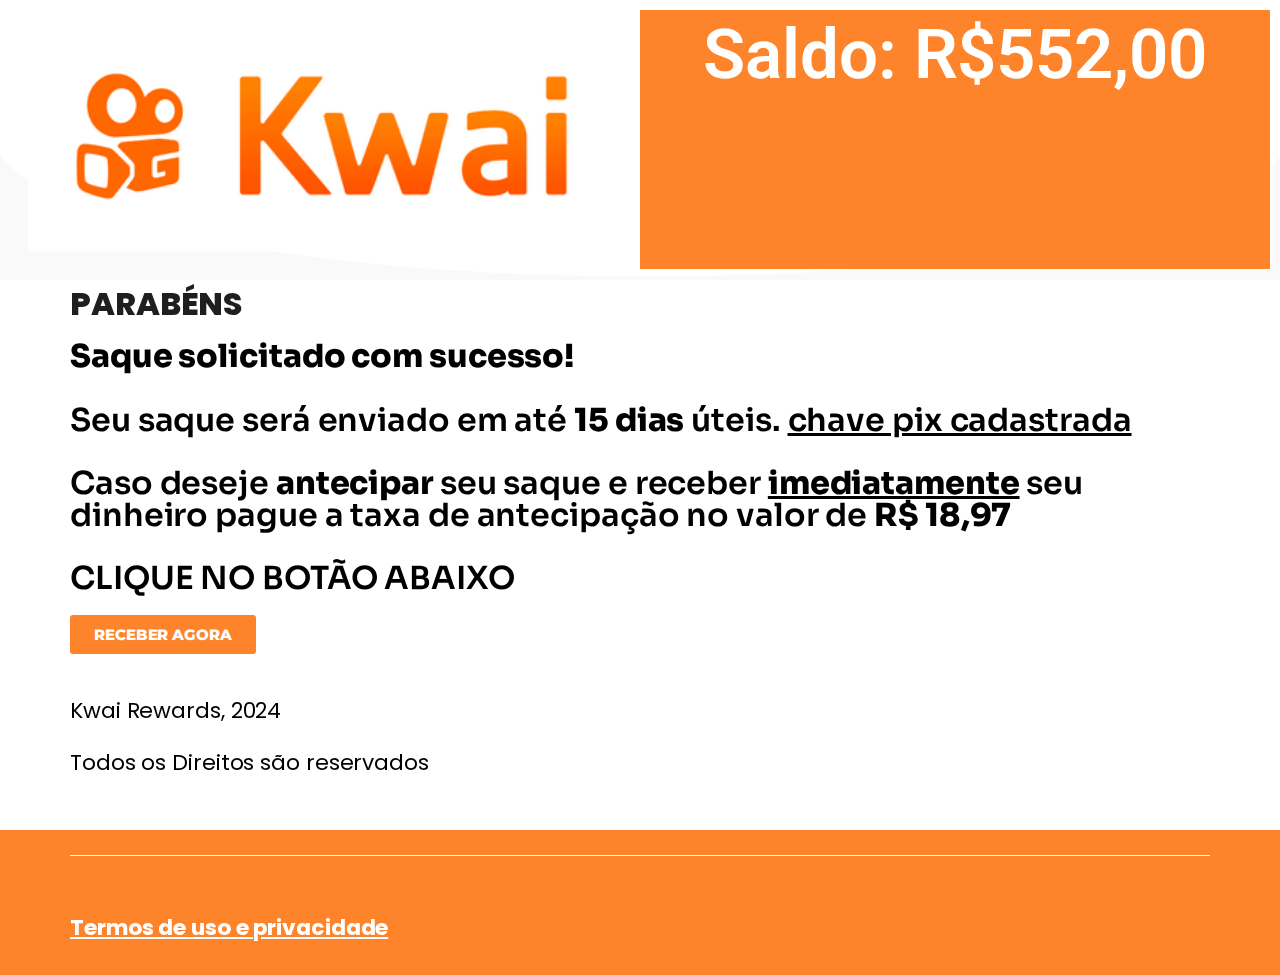
<file: 02/index.html>
<!DOCTYPE html>
<html lang="en-US">

<head>

	<meta charset="UTF-8">
	<title>p2 – app</title>
	<meta name="viewport" content="width=device-width, initial-scale=1">
	<meta name="robots" content="max-image-preview:large">
	<style>
		img:is([sizes="auto" i], [sizes^="auto," i]) {
			contain-intrinsic-size: 3000px 1500px
		}
	</style>
	<title>p2 – app</title>
	<link rel="alternate" type="application/rss+xml" title="app » Feed" href="https://segueadicanova.online/feed/">
	<link rel="alternate" type="application/rss+xml" title="app » Comments Feed"
		href="https://segueadicanova.online/comments/feed/">
	<script>
		window._wpemojiSettings = { "baseUrl": "https:\/\/s.w.org\/images\/core\/emoji\/15.0.3\/72x72\/", "ext": ".png", "svgUrl": "https:\/\/s.w.org\/images\/core\/emoji\/15.0.3\/svg\/", "svgExt": ".svg", "source": { "concatemoji": "https:\/\/segueadicanova.online\/wp-includes\/js\/wp-emoji-release.min.js?ver=6.7.1" } };
		/*! This file is auto-generated */
		!function (i, n) { var o, s, e; function c(e) { try { var t = { supportTests: e, timestamp: (new Date).valueOf() }; sessionStorage.setItem(o, JSON.stringify(t)) } catch (e) { } } function p(e, t, n) { e.clearRect(0, 0, e.canvas.width, e.canvas.height), e.fillText(t, 0, 0); var t = new Uint32Array(e.getImageData(0, 0, e.canvas.width, e.canvas.height).data), r = (e.clearRect(0, 0, e.canvas.width, e.canvas.height), e.fillText(n, 0, 0), new Uint32Array(e.getImageData(0, 0, e.canvas.width, e.canvas.height).data)); return t.every(function (e, t) { return e === r[t] }) } function u(e, t, n) { switch (t) { case "flag": return n(e, "\ud83c\udff3\ufe0f\u200d\u26a7\ufe0f", "\ud83c\udff3\ufe0f\u200b\u26a7\ufe0f") ? !1 : !n(e, "\ud83c\uddfa\ud83c\uddf3", "\ud83c\uddfa\u200b\ud83c\uddf3") && !n(e, "\ud83c\udff4\udb40\udc67\udb40\udc62\udb40\udc65\udb40\udc6e\udb40\udc67\udb40\udc7f", "\ud83c\udff4\u200b\udb40\udc67\u200b\udb40\udc62\u200b\udb40\udc65\u200b\udb40\udc6e\u200b\udb40\udc67\u200b\udb40\udc7f"); case "emoji": return !n(e, "\ud83d\udc26\u200d\u2b1b", "\ud83d\udc26\u200b\u2b1b") }return !1 } function f(e, t, n) { var r = "undefined" != typeof WorkerGlobalScope && self instanceof WorkerGlobalScope ? new OffscreenCanvas(300, 150) : i.createElement("canvas"), a = r.getContext("2d", { willReadFrequently: !0 }), o = (a.textBaseline = "top", a.font = "600 32px Arial", {}); return e.forEach(function (e) { o[e] = t(a, e, n) }), o } function t(e) { var t = i.createElement("script"); t.src = e, t.defer = !0, i.head.appendChild(t) } "undefined" != typeof Promise && (o = "wpEmojiSettingsSupports", s = ["flag", "emoji"], n.supports = { everything: !0, everythingExceptFlag: !0 }, e = new Promise(function (e) { i.addEventListener("DOMContentLoaded", e, { once: !0 }) }), new Promise(function (t) { var n = function () { try { var e = JSON.parse(sessionStorage.getItem(o)); if ("object" == typeof e && "number" == typeof e.timestamp && (new Date).valueOf() < e.timestamp + 604800 && "object" == typeof e.supportTests) return e.supportTests } catch (e) { } return null }(); if (!n) { if ("undefined" != typeof Worker && "undefined" != typeof OffscreenCanvas && "undefined" != typeof URL && URL.createObjectURL && "undefined" != typeof Blob) try { var e = "postMessage(" + f.toString() + "(" + [JSON.stringify(s), u.toString(), p.toString()].join(",") + "));", r = new Blob([e], { type: "text/javascript" }), a = new Worker(URL.createObjectURL(r), { name: "wpTestEmojiSupports" }); return void (a.onmessage = function (e) { c(n = e.data), a.terminate(), t(n) }) } catch (e) { } c(n = f(s, u, p)) } t(n) }).then(function (e) { for (var t in e) n.supports[t] = e[t], n.supports.everything = n.supports.everything && n.supports[t], "flag" !== t && (n.supports.everythingExceptFlag = n.supports.everythingExceptFlag && n.supports[t]); n.supports.everythingExceptFlag = n.supports.everythingExceptFlag && !n.supports.flag, n.DOMReady = !1, n.readyCallback = function () { n.DOMReady = !0 } }).then(function () { return e }).then(function () { var e; n.supports.everything || (n.readyCallback(), (e = n.source || {}).concatemoji ? t(e.concatemoji) : e.wpemoji && e.twemoji && (t(e.twemoji), t(e.wpemoji))) })) }((window, document), window._wpemojiSettings);
	</script>
	<style id="wp-emoji-styles-inline-css">
		img.wp-smiley,
		img.emoji {
			display: inline !important;
			border: none !important;
			box-shadow: none !important;
			height: 1em !important;
			width: 1em !important;
			margin: 0 0.07em !important;
			vertical-align: -0.1em !important;
			background: none !important;
			padding: 0 !important;
		}
	</style>
	<style id="wp-block-library-inline-css">
		:root {
			--wp-admin-theme-color: #007cba;
			--wp-admin-theme-color--rgb: 0, 124, 186;
			--wp-admin-theme-color-darker-10: #006ba1;
			--wp-admin-theme-color-darker-10--rgb: 0, 107, 161;
			--wp-admin-theme-color-darker-20: #005a87;
			--wp-admin-theme-color-darker-20--rgb: 0, 90, 135;
			--wp-admin-border-width-focus: 2px;
			--wp-block-synced-color: #7a00df;
			--wp-block-synced-color--rgb: 122, 0, 223;
			--wp-bound-block-color: var(--wp-block-synced-color)
		}

		@media (min-resolution:192dpi) {
			:root {
				--wp-admin-border-width-focus: 1.5px
			}
		}

		.wp-element-button {
			cursor: pointer
		}

		:root {
			--wp--preset--font-size--normal: 16px;
			--wp--preset--font-size--huge: 42px
		}

		:root .has-very-light-gray-background-color {
			background-color: #eee
		}

		:root .has-very-dark-gray-background-color {
			background-color: #313131
		}

		:root .has-very-light-gray-color {
			color: #eee
		}

		:root .has-very-dark-gray-color {
			color: #313131
		}

		:root .has-vivid-green-cyan-to-vivid-cyan-blue-gradient-background {
			background: linear-gradient(135deg, #00d084, #0693e3)
		}

		:root .has-purple-crush-gradient-background {
			background: linear-gradient(135deg, #34e2e4, #4721fb 50%, #ab1dfe)
		}

		:root .has-hazy-dawn-gradient-background {
			background: linear-gradient(135deg, #faaca8, #dad0ec)
		}

		:root .has-subdued-olive-gradient-background {
			background: linear-gradient(135deg, #fafae1, #67a671)
		}

		:root .has-atomic-cream-gradient-background {
			background: linear-gradient(135deg, #fdd79a, #004a59)
		}

		:root .has-nightshade-gradient-background {
			background: linear-gradient(135deg, #330968, #31cdcf)
		}

		:root .has-midnight-gradient-background {
			background: linear-gradient(135deg, #020381, #2874fc)
		}

		.has-regular-font-size {
			font-size: 1em
		}

		.has-larger-font-size {
			font-size: 2.625em
		}

		.has-normal-font-size {
			font-size: var(--wp--preset--font-size--normal)
		}

		.has-huge-font-size {
			font-size: var(--wp--preset--font-size--huge)
		}

		.has-text-align-center {
			text-align: center
		}

		.has-text-align-left {
			text-align: left
		}

		.has-text-align-right {
			text-align: right
		}

		#end-resizable-editor-section {
			display: none
		}

		.aligncenter {
			clear: both
		}

		.items-justified-left {
			justify-content: flex-start
		}

		.items-justified-center {
			justify-content: center
		}

		.items-justified-right {
			justify-content: flex-end
		}

		.items-justified-space-between {
			justify-content: space-between
		}

		.screen-reader-text {
			border: 0;
			clip: rect(1px, 1px, 1px, 1px);
			clip-path: inset(50%);
			height: 1px;
			margin: -1px;
			overflow: hidden;
			padding: 0;
			position: absolute;
			width: 1px;
			word-wrap: normal !important
		}

		.screen-reader-text:focus {
			background-color: #ddd;
			clip: auto !important;
			clip-path: none;
			color: #444;
			display: block;
			font-size: 1em;
			height: auto;
			left: 5px;
			line-height: normal;
			padding: 15px 23px 14px;
			text-decoration: none;
			top: 5px;
			width: auto;
			z-index: 100000
		}

		html :where(.has-border-color) {
			border-style: solid
		}

		html :where([style*=border-top-color]) {
			border-top-style: solid
		}

		html :where([style*=border-right-color]) {
			border-right-style: solid
		}

		html :where([style*=border-bottom-color]) {
			border-bottom-style: solid
		}

		html :where([style*=border-left-color]) {
			border-left-style: solid
		}

		html :where([style*=border-width]) {
			border-style: solid
		}

		html :where([style*=border-top-width]) {
			border-top-style: solid
		}

		html :where([style*=border-right-width]) {
			border-right-style: solid
		}

		html :where([style*=border-bottom-width]) {
			border-bottom-style: solid
		}

		html :where([style*=border-left-width]) {
			border-left-style: solid
		}

		html :where(img[class*=wp-image-]) {
			height: auto;
			max-width: 100%
		}

		:where(figure) {
			margin: 0 0 1em
		}

		html :where(.is-position-sticky) {
			--wp-admin--admin-bar--position-offset: var(--wp-admin--admin-bar--height, 0px)
		}

		@media screen and (max-width:600px) {
			html :where(.is-position-sticky) {
				--wp-admin--admin-bar--position-offset: 0px
			}
		}
	</style>
	<style id="global-styles-inline-css">
		:root {
			--wp--preset--aspect-ratio--square: 1;
			--wp--preset--aspect-ratio--4-3: 4/3;
			--wp--preset--aspect-ratio--3-4: 3/4;
			--wp--preset--aspect-ratio--3-2: 3/2;
			--wp--preset--aspect-ratio--2-3: 2/3;
			--wp--preset--aspect-ratio--16-9: 16/9;
			--wp--preset--aspect-ratio--9-16: 9/16;
			--wp--preset--color--black: #000000;
			--wp--preset--color--cyan-bluish-gray: #abb8c3;
			--wp--preset--color--white: #ffffff;
			--wp--preset--color--pale-pink: #f78da7;
			--wp--preset--color--vivid-red: #cf2e2e;
			--wp--preset--color--luminous-vivid-orange: #ff6900;
			--wp--preset--color--luminous-vivid-amber: #fcb900;
			--wp--preset--color--light-green-cyan: #7bdcb5;
			--wp--preset--color--vivid-green-cyan: #00d084;
			--wp--preset--color--pale-cyan-blue: #8ed1fc;
			--wp--preset--color--vivid-cyan-blue: #0693e3;
			--wp--preset--color--vivid-purple: #9b51e0;
			--wp--preset--color--base: #FFFFFF;
			--wp--preset--color--contrast: #111111;
			--wp--preset--color--accent-1: #FFEE58;
			--wp--preset--color--accent-2: #F6CFF4;
			--wp--preset--color--accent-3: #503AA8;
			--wp--preset--color--accent-4: #686868;
			--wp--preset--color--accent-5: #FBFAF3;
			--wp--preset--color--accent-6: color-mix(in srgb, currentColor 20%, transparent);
			--wp--preset--gradient--vivid-cyan-blue-to-vivid-purple: linear-gradient(135deg, rgba(6, 147, 227, 1) 0%, rgb(155, 81, 224) 100%);
			--wp--preset--gradient--light-green-cyan-to-vivid-green-cyan: linear-gradient(135deg, rgb(122, 220, 180) 0%, rgb(0, 208, 130) 100%);
			--wp--preset--gradient--luminous-vivid-amber-to-luminous-vivid-orange: linear-gradient(135deg, rgba(252, 185, 0, 1) 0%, rgba(255, 105, 0, 1) 100%);
			--wp--preset--gradient--luminous-vivid-orange-to-vivid-red: linear-gradient(135deg, rgba(255, 105, 0, 1) 0%, rgb(207, 46, 46) 100%);
			--wp--preset--gradient--very-light-gray-to-cyan-bluish-gray: linear-gradient(135deg, rgb(238, 238, 238) 0%, rgb(169, 184, 195) 100%);
			--wp--preset--gradient--cool-to-warm-spectrum: linear-gradient(135deg, rgb(74, 234, 220) 0%, rgb(151, 120, 209) 20%, rgb(207, 42, 186) 40%, rgb(238, 44, 130) 60%, rgb(251, 105, 98) 80%, rgb(254, 248, 76) 100%);
			--wp--preset--gradient--blush-light-purple: linear-gradient(135deg, rgb(255, 206, 236) 0%, rgb(152, 150, 240) 100%);
			--wp--preset--gradient--blush-bordeaux: linear-gradient(135deg, rgb(254, 205, 165) 0%, rgb(254, 45, 45) 50%, rgb(107, 0, 62) 100%);
			--wp--preset--gradient--luminous-dusk: linear-gradient(135deg, rgb(255, 203, 112) 0%, rgb(199, 81, 192) 50%, rgb(65, 88, 208) 100%);
			--wp--preset--gradient--pale-ocean: linear-gradient(135deg, rgb(255, 245, 203) 0%, rgb(182, 227, 212) 50%, rgb(51, 167, 181) 100%);
			--wp--preset--gradient--electric-grass: linear-gradient(135deg, rgb(202, 248, 128) 0%, rgb(113, 206, 126) 100%);
			--wp--preset--gradient--midnight: linear-gradient(135deg, rgb(2, 3, 129) 0%, rgb(40, 116, 252) 100%);
			--wp--preset--font-size--small: 0.875rem;
			--wp--preset--font-size--medium: clamp(1rem, 1rem + ((1vw - 0.2rem) * 0.196), 1.125rem);
			--wp--preset--font-size--large: clamp(1.125rem, 1.125rem + ((1vw - 0.2rem) * 0.392), 1.375rem);
			--wp--preset--font-size--x-large: clamp(1.75rem, 1.75rem + ((1vw - 0.2rem) * 0.392), 2rem);
			--wp--preset--font-size--xx-large: clamp(2.15rem, 2.15rem + ((1vw - 0.2rem) * 1.333), 3rem);
			--wp--preset--font-family--manrope: Manrope, sans-serif;
			--wp--preset--font-family--fira-code: "Fira Code", monospace;
			--wp--preset--spacing--20: 10px;
			--wp--preset--spacing--30: 20px;
			--wp--preset--spacing--40: 30px;
			--wp--preset--spacing--50: clamp(30px, 5vw, 50px);
			--wp--preset--spacing--60: clamp(30px, 7vw, 70px);
			--wp--preset--spacing--70: clamp(50px, 7vw, 90px);
			--wp--preset--spacing--80: clamp(70px, 10vw, 140px);
			--wp--preset--shadow--natural: 6px 6px 9px rgba(0, 0, 0, 0.2);
			--wp--preset--shadow--deep: 12px 12px 50px rgba(0, 0, 0, 0.4);
			--wp--preset--shadow--sharp: 6px 6px 0px rgba(0, 0, 0, 0.2);
			--wp--preset--shadow--outlined: 6px 6px 0px -3px rgba(255, 255, 255, 1), 6px 6px rgba(0, 0, 0, 1);
			--wp--preset--shadow--crisp: 6px 6px 0px rgba(0, 0, 0, 1);
		}

		:root {
			--wp--style--global--content-size: 645px;
			--wp--style--global--wide-size: 1340px;
		}

		:where(body) {
			margin: 0;
		}

		.wp-site-blocks {
			padding-top: var(--wp--style--root--padding-top);
			padding-bottom: var(--wp--style--root--padding-bottom);
		}

		.has-global-padding {
			padding-right: var(--wp--style--root--padding-right);
			padding-left: var(--wp--style--root--padding-left);
		}

		.has-global-padding>.alignfull {
			margin-right: calc(var(--wp--style--root--padding-right) * -1);
			margin-left: calc(var(--wp--style--root--padding-left) * -1);
		}

		.has-global-padding :where(:not(.alignfull.is-layout-flow) > .has-global-padding:not(.wp-block-block, .alignfull)) {
			padding-right: 0;
			padding-left: 0;
		}

		.has-global-padding :where(:not(.alignfull.is-layout-flow) > .has-global-padding:not(.wp-block-block, .alignfull))>.alignfull {
			margin-left: 0;
			margin-right: 0;
		}

		.wp-site-blocks>.alignleft {
			float: left;
			margin-right: 2em;
		}

		.wp-site-blocks>.alignright {
			float: right;
			margin-left: 2em;
		}

		.wp-site-blocks>.aligncenter {
			justify-content: center;
			margin-left: auto;
			margin-right: auto;
		}

		:where(.wp-site-blocks)>* {
			margin-block-start: 1.2rem;
			margin-block-end: 0;
		}

		:where(.wp-site-blocks)> :first-child {
			margin-block-start: 0;
		}

		:where(.wp-site-blocks)> :last-child {
			margin-block-end: 0;
		}

		:root {
			--wp--style--block-gap: 1.2rem;
		}

		:root :where(.is-layout-flow)> :first-child {
			margin-block-start: 0;
		}

		:root :where(.is-layout-flow)> :last-child {
			margin-block-end: 0;
		}

		:root :where(.is-layout-flow)>* {
			margin-block-start: 1.2rem;
			margin-block-end: 0;
		}

		:root :where(.is-layout-constrained)> :first-child {
			margin-block-start: 0;
		}

		:root :where(.is-layout-constrained)> :last-child {
			margin-block-end: 0;
		}

		:root :where(.is-layout-constrained)>* {
			margin-block-start: 1.2rem;
			margin-block-end: 0;
		}

		:root :where(.is-layout-flex) {
			gap: 1.2rem;
		}

		:root :where(.is-layout-grid) {
			gap: 1.2rem;
		}

		.is-layout-flow>.alignleft {
			float: left;
			margin-inline-start: 0;
			margin-inline-end: 2em;
		}

		.is-layout-flow>.alignright {
			float: right;
			margin-inline-start: 2em;
			margin-inline-end: 0;
		}

		.is-layout-flow>.aligncenter {
			margin-left: auto !important;
			margin-right: auto !important;
		}

		.is-layout-constrained>.alignleft {
			float: left;
			margin-inline-start: 0;
			margin-inline-end: 2em;
		}

		.is-layout-constrained>.alignright {
			float: right;
			margin-inline-start: 2em;
			margin-inline-end: 0;
		}

		.is-layout-constrained>.aligncenter {
			margin-left: auto !important;
			margin-right: auto !important;
		}

		.is-layout-constrained> :where(:not(.alignleft):not(.alignright):not(.alignfull)) {
			max-width: var(--wp--style--global--content-size);
			margin-left: auto !important;
			margin-right: auto !important;
		}

		.is-layout-constrained>.alignwide {
			max-width: var(--wp--style--global--wide-size);
		}

		body .is-layout-flex {
			display: flex;
		}

		.is-layout-flex {
			flex-wrap: wrap;
			align-items: center;
		}

		.is-layout-flex> :is(*, div) {
			margin: 0;
		}

		body .is-layout-grid {
			display: grid;
		}

		.is-layout-grid> :is(*, div) {
			margin: 0;
		}

		body {
			background-color: var(--wp--preset--color--base);
			color: var(--wp--preset--color--contrast);
			font-family: var(--wp--preset--font-family--manrope);
			font-size: var(--wp--preset--font-size--large);
			font-weight: 300;
			letter-spacing: -0.1px;
			line-height: 1.4;
			--wp--style--root--padding-top: 0px;
			--wp--style--root--padding-right: var(--wp--preset--spacing--50);
			--wp--style--root--padding-bottom: 0px;
			--wp--style--root--padding-left: var(--wp--preset--spacing--50);
		}

		a:where(:not(.wp-element-button)) {
			color: currentColor;
			text-decoration: underline;
		}

		:root :where(a:where(:not(.wp-element-button)):hover) {
			text-decoration: none;
		}

		h1,
		h2,
		h3,
		h4,
		h5,
		h6 {
			font-weight: 400;
			letter-spacing: -0.1px;
			line-height: 1.125;
		}

		h1 {
			font-size: var(--wp--preset--font-size--xx-large);
		}

		h2 {
			font-size: var(--wp--preset--font-size--x-large);
		}

		h3 {
			font-size: var(--wp--preset--font-size--large);
		}

		h4 {
			font-size: var(--wp--preset--font-size--medium);
		}

		h5 {
			font-size: var(--wp--preset--font-size--small);
			letter-spacing: 0.5px;
		}

		h6 {
			font-size: var(--wp--preset--font-size--small);
			font-weight: 700;
			letter-spacing: 1.4px;
			text-transform: uppercase;
		}

		:root :where(.wp-element-button, .wp-block-button__link) {
			background-color: var(--wp--preset--color--contrast);
			border-width: 0;
			color: var(--wp--preset--color--base);
			font-family: inherit;
			font-size: var(--wp--preset--font-size--medium);
			line-height: inherit;
			padding-top: 1rem;
			padding-right: 2.25rem;
			padding-bottom: 1rem;
			padding-left: 2.25rem;
			text-decoration: none;
		}

		:root :where(.wp-element-button:hover, .wp-block-button__link:hover) {
			background-color: color-mix(in srgb, var(--wp--preset--color--contrast) 85%, transparent);
			border-color: transparent;
			color: var(--wp--preset--color--base);
		}

		:root :where(.wp-element-button:focus, .wp-block-button__link:focus) {
			outline-color: var(--wp--preset--color--accent-4);
			outline-offset: 2px;
		}

		:root :where(.wp-element-caption, .wp-block-audio figcaption, .wp-block-embed figcaption, .wp-block-gallery figcaption, .wp-block-image figcaption, .wp-block-table figcaption, .wp-block-video figcaption) {
			font-size: var(--wp--preset--font-size--small);
			line-height: 1.4;
		}

		.has-black-color {
			color: var(--wp--preset--color--black) !important;
		}

		.has-cyan-bluish-gray-color {
			color: var(--wp--preset--color--cyan-bluish-gray) !important;
		}

		.has-white-color {
			color: var(--wp--preset--color--white) !important;
		}

		.has-pale-pink-color {
			color: var(--wp--preset--color--pale-pink) !important;
		}

		.has-vivid-red-color {
			color: var(--wp--preset--color--vivid-red) !important;
		}

		.has-luminous-vivid-orange-color {
			color: var(--wp--preset--color--luminous-vivid-orange) !important;
		}

		.has-luminous-vivid-amber-color {
			color: var(--wp--preset--color--luminous-vivid-amber) !important;
		}

		.has-light-green-cyan-color {
			color: var(--wp--preset--color--light-green-cyan) !important;
		}

		.has-vivid-green-cyan-color {
			color: var(--wp--preset--color--vivid-green-cyan) !important;
		}

		.has-pale-cyan-blue-color {
			color: var(--wp--preset--color--pale-cyan-blue) !important;
		}

		.has-vivid-cyan-blue-color {
			color: var(--wp--preset--color--vivid-cyan-blue) !important;
		}

		.has-vivid-purple-color {
			color: var(--wp--preset--color--vivid-purple) !important;
		}

		.has-base-color {
			color: var(--wp--preset--color--base) !important;
		}

		.has-contrast-color {
			color: var(--wp--preset--color--contrast) !important;
		}

		.has-accent-1-color {
			color: var(--wp--preset--color--accent-1) !important;
		}

		.has-accent-2-color {
			color: var(--wp--preset--color--accent-2) !important;
		}

		.has-accent-3-color {
			color: var(--wp--preset--color--accent-3) !important;
		}

		.has-accent-4-color {
			color: var(--wp--preset--color--accent-4) !important;
		}

		.has-accent-5-color {
			color: var(--wp--preset--color--accent-5) !important;
		}

		.has-accent-6-color {
			color: var(--wp--preset--color--accent-6) !important;
		}

		.has-black-background-color {
			background-color: var(--wp--preset--color--black) !important;
		}

		.has-cyan-bluish-gray-background-color {
			background-color: var(--wp--preset--color--cyan-bluish-gray) !important;
		}

		.has-white-background-color {
			background-color: var(--wp--preset--color--white) !important;
		}

		.has-pale-pink-background-color {
			background-color: var(--wp--preset--color--pale-pink) !important;
		}

		.has-vivid-red-background-color {
			background-color: var(--wp--preset--color--vivid-red) !important;
		}

		.has-luminous-vivid-orange-background-color {
			background-color: var(--wp--preset--color--luminous-vivid-orange) !important;
		}

		.has-luminous-vivid-amber-background-color {
			background-color: var(--wp--preset--color--luminous-vivid-amber) !important;
		}

		.has-light-green-cyan-background-color {
			background-color: var(--wp--preset--color--light-green-cyan) !important;
		}

		.has-vivid-green-cyan-background-color {
			background-color: var(--wp--preset--color--vivid-green-cyan) !important;
		}

		.has-pale-cyan-blue-background-color {
			background-color: var(--wp--preset--color--pale-cyan-blue) !important;
		}

		.has-vivid-cyan-blue-background-color {
			background-color: var(--wp--preset--color--vivid-cyan-blue) !important;
		}

		.has-vivid-purple-background-color {
			background-color: var(--wp--preset--color--vivid-purple) !important;
		}

		.has-base-background-color {
			background-color: var(--wp--preset--color--base) !important;
		}

		.has-contrast-background-color {
			background-color: var(--wp--preset--color--contrast) !important;
		}

		.has-accent-1-background-color {
			background-color: var(--wp--preset--color--accent-1) !important;
		}

		.has-accent-2-background-color {
			background-color: var(--wp--preset--color--accent-2) !important;
		}

		.has-accent-3-background-color {
			background-color: var(--wp--preset--color--accent-3) !important;
		}

		.has-accent-4-background-color {
			background-color: var(--wp--preset--color--accent-4) !important;
		}

		.has-accent-5-background-color {
			background-color: var(--wp--preset--color--accent-5) !important;
		}

		.has-accent-6-background-color {
			background-color: var(--wp--preset--color--accent-6) !important;
		}

		.has-black-border-color {
			border-color: var(--wp--preset--color--black) !important;
		}

		.has-cyan-bluish-gray-border-color {
			border-color: var(--wp--preset--color--cyan-bluish-gray) !important;
		}

		.has-white-border-color {
			border-color: var(--wp--preset--color--white) !important;
		}

		.has-pale-pink-border-color {
			border-color: var(--wp--preset--color--pale-pink) !important;
		}

		.has-vivid-red-border-color {
			border-color: var(--wp--preset--color--vivid-red) !important;
		}

		.has-luminous-vivid-orange-border-color {
			border-color: var(--wp--preset--color--luminous-vivid-orange) !important;
		}

		.has-luminous-vivid-amber-border-color {
			border-color: var(--wp--preset--color--luminous-vivid-amber) !important;
		}

		.has-light-green-cyan-border-color {
			border-color: var(--wp--preset--color--light-green-cyan) !important;
		}

		.has-vivid-green-cyan-border-color {
			border-color: var(--wp--preset--color--vivid-green-cyan) !important;
		}

		.has-pale-cyan-blue-border-color {
			border-color: var(--wp--preset--color--pale-cyan-blue) !important;
		}

		.has-vivid-cyan-blue-border-color {
			border-color: var(--wp--preset--color--vivid-cyan-blue) !important;
		}

		.has-vivid-purple-border-color {
			border-color: var(--wp--preset--color--vivid-purple) !important;
		}

		.has-base-border-color {
			border-color: var(--wp--preset--color--base) !important;
		}

		.has-contrast-border-color {
			border-color: var(--wp--preset--color--contrast) !important;
		}

		.has-accent-1-border-color {
			border-color: var(--wp--preset--color--accent-1) !important;
		}

		.has-accent-2-border-color {
			border-color: var(--wp--preset--color--accent-2) !important;
		}

		.has-accent-3-border-color {
			border-color: var(--wp--preset--color--accent-3) !important;
		}

		.has-accent-4-border-color {
			border-color: var(--wp--preset--color--accent-4) !important;
		}

		.has-accent-5-border-color {
			border-color: var(--wp--preset--color--accent-5) !important;
		}

		.has-accent-6-border-color {
			border-color: var(--wp--preset--color--accent-6) !important;
		}

		.has-vivid-cyan-blue-to-vivid-purple-gradient-background {
			background: var(--wp--preset--gradient--vivid-cyan-blue-to-vivid-purple) !important;
		}

		.has-light-green-cyan-to-vivid-green-cyan-gradient-background {
			background: var(--wp--preset--gradient--light-green-cyan-to-vivid-green-cyan) !important;
		}

		.has-luminous-vivid-amber-to-luminous-vivid-orange-gradient-background {
			background: var(--wp--preset--gradient--luminous-vivid-amber-to-luminous-vivid-orange) !important;
		}

		.has-luminous-vivid-orange-to-vivid-red-gradient-background {
			background: var(--wp--preset--gradient--luminous-vivid-orange-to-vivid-red) !important;
		}

		.has-very-light-gray-to-cyan-bluish-gray-gradient-background {
			background: var(--wp--preset--gradient--very-light-gray-to-cyan-bluish-gray) !important;
		}

		.has-cool-to-warm-spectrum-gradient-background {
			background: var(--wp--preset--gradient--cool-to-warm-spectrum) !important;
		}

		.has-blush-light-purple-gradient-background {
			background: var(--wp--preset--gradient--blush-light-purple) !important;
		}

		.has-blush-bordeaux-gradient-background {
			background: var(--wp--preset--gradient--blush-bordeaux) !important;
		}

		.has-luminous-dusk-gradient-background {
			background: var(--wp--preset--gradient--luminous-dusk) !important;
		}

		.has-pale-ocean-gradient-background {
			background: var(--wp--preset--gradient--pale-ocean) !important;
		}

		.has-electric-grass-gradient-background {
			background: var(--wp--preset--gradient--electric-grass) !important;
		}

		.has-midnight-gradient-background {
			background: var(--wp--preset--gradient--midnight) !important;
		}

		.has-small-font-size {
			font-size: var(--wp--preset--font-size--small) !important;
		}

		.has-medium-font-size {
			font-size: var(--wp--preset--font-size--medium) !important;
		}

		.has-large-font-size {
			font-size: var(--wp--preset--font-size--large) !important;
		}

		.has-x-large-font-size {
			font-size: var(--wp--preset--font-size--x-large) !important;
		}

		.has-xx-large-font-size {
			font-size: var(--wp--preset--font-size--xx-large) !important;
		}

		.has-manrope-font-family {
			font-family: var(--wp--preset--font-family--manrope) !important;
		}

		.has-fira-code-font-family {
			font-family: var(--wp--preset--font-family--fira-code) !important;
		}
	</style>
	<style id="wp-block-template-skip-link-inline-css">
		.skip-link.screen-reader-text {
			border: 0;
			clip: rect(1px, 1px, 1px, 1px);
			clip-path: inset(50%);
			height: 1px;
			margin: -1px;
			overflow: hidden;
			padding: 0;
			position: absolute !important;
			width: 1px;
			word-wrap: normal !important;
		}

		.skip-link.screen-reader-text:focus {
			background-color: #eee;
			clip: auto !important;
			clip-path: none;
			color: #444;
			display: block;
			font-size: 1em;
			height: auto;
			left: 5px;
			line-height: normal;
			padding: 15px 23px 14px;
			text-decoration: none;
			top: 5px;
			width: auto;
			z-index: 100000;
		}
	</style>
	<link rel="stylesheet" id="twentytwentyfive-style-css" href="css/style.css" media="all">
	<link rel="stylesheet" id="elementor-frontend-css" href="css/frontend.min.css" media="all">
	<style id="elementor-frontend-inline-css">
		@-webkit-keyframes ha_fadeIn {
			0% {
				opacity: 0
			}

			to {
				opacity: 1
			}
		}

		@keyframes ha_fadeIn {
			0% {
				opacity: 0
			}

			to {
				opacity: 1
			}
		}

		@-webkit-keyframes ha_zoomIn {
			0% {
				opacity: 0;
				-webkit-transform: scale3d(.3, .3, .3);
				transform: scale3d(.3, .3, .3)
			}

			50% {
				opacity: 1
			}
		}

		@keyframes ha_zoomIn {
			0% {
				opacity: 0;
				-webkit-transform: scale3d(.3, .3, .3);
				transform: scale3d(.3, .3, .3)
			}

			50% {
				opacity: 1
			}
		}

		@-webkit-keyframes ha_rollIn {
			0% {
				opacity: 0;
				-webkit-transform: translate3d(-100%, 0, 0) rotate3d(0, 0, 1, -120deg);
				transform: translate3d(-100%, 0, 0) rotate3d(0, 0, 1, -120deg)
			}

			to {
				opacity: 1
			}
		}

		@keyframes ha_rollIn {
			0% {
				opacity: 0;
				-webkit-transform: translate3d(-100%, 0, 0) rotate3d(0, 0, 1, -120deg);
				transform: translate3d(-100%, 0, 0) rotate3d(0, 0, 1, -120deg)
			}

			to {
				opacity: 1
			}
		}

		@-webkit-keyframes ha_bounce {

			0%,
			20%,
			53%,
			to {
				-webkit-animation-timing-function: cubic-bezier(.215, .61, .355, 1);
				animation-timing-function: cubic-bezier(.215, .61, .355, 1)
			}

			40%,
			43% {
				-webkit-transform: translate3d(0, -30px, 0) scaleY(1.1);
				transform: translate3d(0, -30px, 0) scaleY(1.1);
				-webkit-animation-timing-function: cubic-bezier(.755, .05, .855, .06);
				animation-timing-function: cubic-bezier(.755, .05, .855, .06)
			}

			70% {
				-webkit-transform: translate3d(0, -15px, 0) scaleY(1.05);
				transform: translate3d(0, -15px, 0) scaleY(1.05);
				-webkit-animation-timing-function: cubic-bezier(.755, .05, .855, .06);
				animation-timing-function: cubic-bezier(.755, .05, .855, .06)
			}

			80% {
				-webkit-transition-timing-function: cubic-bezier(.215, .61, .355, 1);
				transition-timing-function: cubic-bezier(.215, .61, .355, 1);
				-webkit-transform: translate3d(0, 0, 0) scaleY(.95);
				transform: translate3d(0, 0, 0) scaleY(.95)
			}

			90% {
				-webkit-transform: translate3d(0, -4px, 0) scaleY(1.02);
				transform: translate3d(0, -4px, 0) scaleY(1.02)
			}
		}

		@keyframes ha_bounce {

			0%,
			20%,
			53%,
			to {
				-webkit-animation-timing-function: cubic-bezier(.215, .61, .355, 1);
				animation-timing-function: cubic-bezier(.215, .61, .355, 1)
			}

			40%,
			43% {
				-webkit-transform: translate3d(0, -30px, 0) scaleY(1.1);
				transform: translate3d(0, -30px, 0) scaleY(1.1);
				-webkit-animation-timing-function: cubic-bezier(.755, .05, .855, .06);
				animation-timing-function: cubic-bezier(.755, .05, .855, .06)
			}

			70% {
				-webkit-transform: translate3d(0, -15px, 0) scaleY(1.05);
				transform: translate3d(0, -15px, 0) scaleY(1.05);
				-webkit-animation-timing-function: cubic-bezier(.755, .05, .855, .06);
				animation-timing-function: cubic-bezier(.755, .05, .855, .06)
			}

			80% {
				-webkit-transition-timing-function: cubic-bezier(.215, .61, .355, 1);
				transition-timing-function: cubic-bezier(.215, .61, .355, 1);
				-webkit-transform: translate3d(0, 0, 0) scaleY(.95);
				transform: translate3d(0, 0, 0) scaleY(.95)
			}

			90% {
				-webkit-transform: translate3d(0, -4px, 0) scaleY(1.02);
				transform: translate3d(0, -4px, 0) scaleY(1.02)
			}
		}

		@-webkit-keyframes ha_bounceIn {

			0%,
			20%,
			40%,
			60%,
			80%,
			to {
				-webkit-animation-timing-function: cubic-bezier(.215, .61, .355, 1);
				animation-timing-function: cubic-bezier(.215, .61, .355, 1)
			}

			0% {
				opacity: 0;
				-webkit-transform: scale3d(.3, .3, .3);
				transform: scale3d(.3, .3, .3)
			}

			20% {
				-webkit-transform: scale3d(1.1, 1.1, 1.1);
				transform: scale3d(1.1, 1.1, 1.1)
			}

			40% {
				-webkit-transform: scale3d(.9, .9, .9);
				transform: scale3d(.9, .9, .9)
			}

			60% {
				opacity: 1;
				-webkit-transform: scale3d(1.03, 1.03, 1.03);
				transform: scale3d(1.03, 1.03, 1.03)
			}

			80% {
				-webkit-transform: scale3d(.97, .97, .97);
				transform: scale3d(.97, .97, .97)
			}

			to {
				opacity: 1
			}
		}

		@keyframes ha_bounceIn {

			0%,
			20%,
			40%,
			60%,
			80%,
			to {
				-webkit-animation-timing-function: cubic-bezier(.215, .61, .355, 1);
				animation-timing-function: cubic-bezier(.215, .61, .355, 1)
			}

			0% {
				opacity: 0;
				-webkit-transform: scale3d(.3, .3, .3);
				transform: scale3d(.3, .3, .3)
			}

			20% {
				-webkit-transform: scale3d(1.1, 1.1, 1.1);
				transform: scale3d(1.1, 1.1, 1.1)
			}

			40% {
				-webkit-transform: scale3d(.9, .9, .9);
				transform: scale3d(.9, .9, .9)
			}

			60% {
				opacity: 1;
				-webkit-transform: scale3d(1.03, 1.03, 1.03);
				transform: scale3d(1.03, 1.03, 1.03)
			}

			80% {
				-webkit-transform: scale3d(.97, .97, .97);
				transform: scale3d(.97, .97, .97)
			}

			to {
				opacity: 1
			}
		}

		@-webkit-keyframes ha_flipInX {
			0% {
				opacity: 0;
				-webkit-transform: perspective(400px) rotate3d(1, 0, 0, 90deg);
				transform: perspective(400px) rotate3d(1, 0, 0, 90deg);
				-webkit-animation-timing-function: ease-in;
				animation-timing-function: ease-in
			}

			40% {
				-webkit-transform: perspective(400px) rotate3d(1, 0, 0, -20deg);
				transform: perspective(400px) rotate3d(1, 0, 0, -20deg);
				-webkit-animation-timing-function: ease-in;
				animation-timing-function: ease-in
			}

			60% {
				opacity: 1;
				-webkit-transform: perspective(400px) rotate3d(1, 0, 0, 10deg);
				transform: perspective(400px) rotate3d(1, 0, 0, 10deg)
			}

			80% {
				-webkit-transform: perspective(400px) rotate3d(1, 0, 0, -5deg);
				transform: perspective(400px) rotate3d(1, 0, 0, -5deg)
			}
		}

		@keyframes ha_flipInX {
			0% {
				opacity: 0;
				-webkit-transform: perspective(400px) rotate3d(1, 0, 0, 90deg);
				transform: perspective(400px) rotate3d(1, 0, 0, 90deg);
				-webkit-animation-timing-function: ease-in;
				animation-timing-function: ease-in
			}

			40% {
				-webkit-transform: perspective(400px) rotate3d(1, 0, 0, -20deg);
				transform: perspective(400px) rotate3d(1, 0, 0, -20deg);
				-webkit-animation-timing-function: ease-in;
				animation-timing-function: ease-in
			}

			60% {
				opacity: 1;
				-webkit-transform: perspective(400px) rotate3d(1, 0, 0, 10deg);
				transform: perspective(400px) rotate3d(1, 0, 0, 10deg)
			}

			80% {
				-webkit-transform: perspective(400px) rotate3d(1, 0, 0, -5deg);
				transform: perspective(400px) rotate3d(1, 0, 0, -5deg)
			}
		}

		@-webkit-keyframes ha_flipInY {
			0% {
				opacity: 0;
				-webkit-transform: perspective(400px) rotate3d(0, 1, 0, 90deg);
				transform: perspective(400px) rotate3d(0, 1, 0, 90deg);
				-webkit-animation-timing-function: ease-in;
				animation-timing-function: ease-in
			}

			40% {
				-webkit-transform: perspective(400px) rotate3d(0, 1, 0, -20deg);
				transform: perspective(400px) rotate3d(0, 1, 0, -20deg);
				-webkit-animation-timing-function: ease-in;
				animation-timing-function: ease-in
			}

			60% {
				opacity: 1;
				-webkit-transform: perspective(400px) rotate3d(0, 1, 0, 10deg);
				transform: perspective(400px) rotate3d(0, 1, 0, 10deg)
			}

			80% {
				-webkit-transform: perspective(400px) rotate3d(0, 1, 0, -5deg);
				transform: perspective(400px) rotate3d(0, 1, 0, -5deg)
			}
		}

		@keyframes ha_flipInY {
			0% {
				opacity: 0;
				-webkit-transform: perspective(400px) rotate3d(0, 1, 0, 90deg);
				transform: perspective(400px) rotate3d(0, 1, 0, 90deg);
				-webkit-animation-timing-function: ease-in;
				animation-timing-function: ease-in
			}

			40% {
				-webkit-transform: perspective(400px) rotate3d(0, 1, 0, -20deg);
				transform: perspective(400px) rotate3d(0, 1, 0, -20deg);
				-webkit-animation-timing-function: ease-in;
				animation-timing-function: ease-in
			}

			60% {
				opacity: 1;
				-webkit-transform: perspective(400px) rotate3d(0, 1, 0, 10deg);
				transform: perspective(400px) rotate3d(0, 1, 0, 10deg)
			}

			80% {
				-webkit-transform: perspective(400px) rotate3d(0, 1, 0, -5deg);
				transform: perspective(400px) rotate3d(0, 1, 0, -5deg)
			}
		}

		@-webkit-keyframes ha_swing {
			20% {
				-webkit-transform: rotate3d(0, 0, 1, 15deg);
				transform: rotate3d(0, 0, 1, 15deg)
			}

			40% {
				-webkit-transform: rotate3d(0, 0, 1, -10deg);
				transform: rotate3d(0, 0, 1, -10deg)
			}

			60% {
				-webkit-transform: rotate3d(0, 0, 1, 5deg);
				transform: rotate3d(0, 0, 1, 5deg)
			}

			80% {
				-webkit-transform: rotate3d(0, 0, 1, -5deg);
				transform: rotate3d(0, 0, 1, -5deg)
			}
		}

		@keyframes ha_swing {
			20% {
				-webkit-transform: rotate3d(0, 0, 1, 15deg);
				transform: rotate3d(0, 0, 1, 15deg)
			}

			40% {
				-webkit-transform: rotate3d(0, 0, 1, -10deg);
				transform: rotate3d(0, 0, 1, -10deg)
			}

			60% {
				-webkit-transform: rotate3d(0, 0, 1, 5deg);
				transform: rotate3d(0, 0, 1, 5deg)
			}

			80% {
				-webkit-transform: rotate3d(0, 0, 1, -5deg);
				transform: rotate3d(0, 0, 1, -5deg)
			}
		}

		@-webkit-keyframes ha_slideInDown {
			0% {
				visibility: visible;
				-webkit-transform: translate3d(0, -100%, 0);
				transform: translate3d(0, -100%, 0)
			}
		}

		@keyframes ha_slideInDown {
			0% {
				visibility: visible;
				-webkit-transform: translate3d(0, -100%, 0);
				transform: translate3d(0, -100%, 0)
			}
		}

		@-webkit-keyframes ha_slideInUp {
			0% {
				visibility: visible;
				-webkit-transform: translate3d(0, 100%, 0);
				transform: translate3d(0, 100%, 0)
			}
		}

		@keyframes ha_slideInUp {
			0% {
				visibility: visible;
				-webkit-transform: translate3d(0, 100%, 0);
				transform: translate3d(0, 100%, 0)
			}
		}

		@-webkit-keyframes ha_slideInLeft {
			0% {
				visibility: visible;
				-webkit-transform: translate3d(-100%, 0, 0);
				transform: translate3d(-100%, 0, 0)
			}
		}

		@keyframes ha_slideInLeft {
			0% {
				visibility: visible;
				-webkit-transform: translate3d(-100%, 0, 0);
				transform: translate3d(-100%, 0, 0)
			}
		}

		@-webkit-keyframes ha_slideInRight {
			0% {
				visibility: visible;
				-webkit-transform: translate3d(100%, 0, 0);
				transform: translate3d(100%, 0, 0)
			}
		}

		@keyframes ha_slideInRight {
			0% {
				visibility: visible;
				-webkit-transform: translate3d(100%, 0, 0);
				transform: translate3d(100%, 0, 0)
			}
		}

		.ha_fadeIn {
			-webkit-animation-name: ha_fadeIn;
			animation-name: ha_fadeIn
		}

		.ha_zoomIn {
			-webkit-animation-name: ha_zoomIn;
			animation-name: ha_zoomIn
		}

		.ha_rollIn {
			-webkit-animation-name: ha_rollIn;
			animation-name: ha_rollIn
		}

		.ha_bounce {
			-webkit-transform-origin: center bottom;
			-ms-transform-origin: center bottom;
			transform-origin: center bottom;
			-webkit-animation-name: ha_bounce;
			animation-name: ha_bounce
		}

		.ha_bounceIn {
			-webkit-animation-name: ha_bounceIn;
			animation-name: ha_bounceIn;
			-webkit-animation-duration: .75s;
			-webkit-animation-duration: calc(var(--animate-duration)*.75);
			animation-duration: .75s;
			animation-duration: calc(var(--animate-duration)*.75)
		}

		.ha_flipInX,
		.ha_flipInY {
			-webkit-animation-name: ha_flipInX;
			animation-name: ha_flipInX;
			-webkit-backface-visibility: visible !important;
			backface-visibility: visible !important
		}

		.ha_flipInY {
			-webkit-animation-name: ha_flipInY;
			animation-name: ha_flipInY
		}

		.ha_swing {
			-webkit-transform-origin: top center;
			-ms-transform-origin: top center;
			transform-origin: top center;
			-webkit-animation-name: ha_swing;
			animation-name: ha_swing
		}

		.ha_slideInDown {
			-webkit-animation-name: ha_slideInDown;
			animation-name: ha_slideInDown
		}

		.ha_slideInUp {
			-webkit-animation-name: ha_slideInUp;
			animation-name: ha_slideInUp
		}

		.ha_slideInLeft {
			-webkit-animation-name: ha_slideInLeft;
			animation-name: ha_slideInLeft
		}

		.ha_slideInRight {
			-webkit-animation-name: ha_slideInRight;
			animation-name: ha_slideInRight
		}

		.ha-css-transform-yes {
			-webkit-transition-duration: var(--ha-tfx-transition-duration, .2s);
			transition-duration: var(--ha-tfx-transition-duration, .2s);
			-webkit-transition-property: -webkit-transform;
			transition-property: transform;
			transition-property: transform, -webkit-transform;
			-webkit-transform: translate(var(--ha-tfx-translate-x, 0), var(--ha-tfx-translate-y, 0)) scale(var(--ha-tfx-scale-x, 1), var(--ha-tfx-scale-y, 1)) skew(var(--ha-tfx-skew-x, 0), var(--ha-tfx-skew-y, 0)) rotateX(var(--ha-tfx-rotate-x, 0)) rotateY(var(--ha-tfx-rotate-y, 0)) rotateZ(var(--ha-tfx-rotate-z, 0));
			transform: translate(var(--ha-tfx-translate-x, 0), var(--ha-tfx-translate-y, 0)) scale(var(--ha-tfx-scale-x, 1), var(--ha-tfx-scale-y, 1)) skew(var(--ha-tfx-skew-x, 0), var(--ha-tfx-skew-y, 0)) rotateX(var(--ha-tfx-rotate-x, 0)) rotateY(var(--ha-tfx-rotate-y, 0)) rotateZ(var(--ha-tfx-rotate-z, 0))
		}

		.ha-css-transform-yes:hover {
			-webkit-transform: translate(var(--ha-tfx-translate-x-hover, var(--ha-tfx-translate-x, 0)), var(--ha-tfx-translate-y-hover, var(--ha-tfx-translate-y, 0))) scale(var(--ha-tfx-scale-x-hover, var(--ha-tfx-scale-x, 1)), var(--ha-tfx-scale-y-hover, var(--ha-tfx-scale-y, 1))) skew(var(--ha-tfx-skew-x-hover, var(--ha-tfx-skew-x, 0)), var(--ha-tfx-skew-y-hover, var(--ha-tfx-skew-y, 0))) rotateX(var(--ha-tfx-rotate-x-hover, var(--ha-tfx-rotate-x, 0))) rotateY(var(--ha-tfx-rotate-y-hover, var(--ha-tfx-rotate-y, 0))) rotateZ(var(--ha-tfx-rotate-z-hover, var(--ha-tfx-rotate-z, 0)));
			transform: translate(var(--ha-tfx-translate-x-hover, var(--ha-tfx-translate-x, 0)), var(--ha-tfx-translate-y-hover, var(--ha-tfx-translate-y, 0))) scale(var(--ha-tfx-scale-x-hover, var(--ha-tfx-scale-x, 1)), var(--ha-tfx-scale-y-hover, var(--ha-tfx-scale-y, 1))) skew(var(--ha-tfx-skew-x-hover, var(--ha-tfx-skew-x, 0)), var(--ha-tfx-skew-y-hover, var(--ha-tfx-skew-y, 0))) rotateX(var(--ha-tfx-rotate-x-hover, var(--ha-tfx-rotate-x, 0))) rotateY(var(--ha-tfx-rotate-y-hover, var(--ha-tfx-rotate-y, 0))) rotateZ(var(--ha-tfx-rotate-z-hover, var(--ha-tfx-rotate-z, 0)))
		}

		.happy-addon>.elementor-widget-container {
			word-wrap: break-word;
			overflow-wrap: break-word
		}

		.happy-addon>.elementor-widget-container,
		.happy-addon>.elementor-widget-container * {
			-webkit-box-sizing: border-box;
			box-sizing: border-box
		}

		.happy-addon p:empty {
			display: none
		}

		.happy-addon .elementor-inline-editing {
			min-height: auto !important
		}

		.happy-addon-pro img {
			max-width: 100%;
			height: auto;
			-o-object-fit: cover;
			object-fit: cover
		}

		.ha-screen-reader-text {
			position: absolute;
			overflow: hidden;
			clip: rect(1px, 1px, 1px, 1px);
			margin: -1px;
			padding: 0;
			width: 1px;
			height: 1px;
			border: 0;
			word-wrap: normal !important;
			-webkit-clip-path: inset(50%);
			clip-path: inset(50%)
		}

		.ha-has-bg-overlay>.elementor-widget-container {
			position: relative;
			z-index: 1
		}

		.ha-has-bg-overlay>.elementor-widget-container:before {
			position: absolute;
			top: 0;
			left: 0;
			z-index: -1;
			width: 100%;
			height: 100%;
			content: ""
		}

		.ha-popup--is-enabled .ha-js-popup,
		.ha-popup--is-enabled .ha-js-popup img {
			cursor: -webkit-zoom-in !important;
			cursor: zoom-in !important
		}

		.mfp-wrap .mfp-arrow,
		.mfp-wrap .mfp-close {
			background-color: transparent
		}

		.mfp-wrap .mfp-arrow:focus,
		.mfp-wrap .mfp-close:focus {
			outline-width: thin
		}

		.ha-advanced-tooltip-enable {
			position: relative;
			cursor: pointer;
			--ha-tooltip-arrow-color: black;
			--ha-tooltip-arrow-distance: 0
		}

		.ha-advanced-tooltip-enable .ha-advanced-tooltip-content {
			position: absolute;
			z-index: 999;
			display: none;
			padding: 5px 0;
			width: 120px;
			height: auto;
			border-radius: 6px;
			background-color: #000;
			color: #fff;
			text-align: center;
			opacity: 0
		}

		.ha-advanced-tooltip-enable .ha-advanced-tooltip-content::after {
			position: absolute;
			border-width: 5px;
			border-style: solid;
			content: ""
		}

		.ha-advanced-tooltip-enable .ha-advanced-tooltip-content.no-arrow::after {
			visibility: hidden
		}

		.ha-advanced-tooltip-enable .ha-advanced-tooltip-content.show {
			display: inline-block;
			opacity: 1
		}

		.ha-advanced-tooltip-enable.ha-advanced-tooltip-top .ha-advanced-tooltip-content,
		body[data-elementor-device-mode=tablet] .ha-advanced-tooltip-enable.ha-advanced-tooltip-tablet-top .ha-advanced-tooltip-content {
			top: unset;
			right: 0;
			bottom: calc(101% + var(--ha-tooltip-arrow-distance));
			left: 0;
			margin: 0 auto
		}

		.ha-advanced-tooltip-enable.ha-advanced-tooltip-top .ha-advanced-tooltip-content::after,
		body[data-elementor-device-mode=tablet] .ha-advanced-tooltip-enable.ha-advanced-tooltip-tablet-top .ha-advanced-tooltip-content::after {
			top: 100%;
			right: unset;
			bottom: unset;
			left: 50%;
			border-color: var(--ha-tooltip-arrow-color) transparent transparent transparent;
			-webkit-transform: translateX(-50%);
			-ms-transform: translateX(-50%);
			transform: translateX(-50%)
		}

		.ha-advanced-tooltip-enable.ha-advanced-tooltip-bottom .ha-advanced-tooltip-content,
		body[data-elementor-device-mode=tablet] .ha-advanced-tooltip-enable.ha-advanced-tooltip-tablet-bottom .ha-advanced-tooltip-content {
			top: calc(101% + var(--ha-tooltip-arrow-distance));
			right: 0;
			bottom: unset;
			left: 0;
			margin: 0 auto
		}

		.ha-advanced-tooltip-enable.ha-advanced-tooltip-bottom .ha-advanced-tooltip-content::after,
		body[data-elementor-device-mode=tablet] .ha-advanced-tooltip-enable.ha-advanced-tooltip-tablet-bottom .ha-advanced-tooltip-content::after {
			top: unset;
			right: unset;
			bottom: 100%;
			left: 50%;
			border-color: transparent transparent var(--ha-tooltip-arrow-color) transparent;
			-webkit-transform: translateX(-50%);
			-ms-transform: translateX(-50%);
			transform: translateX(-50%)
		}

		.ha-advanced-tooltip-enable.ha-advanced-tooltip-left .ha-advanced-tooltip-content,
		body[data-elementor-device-mode=tablet] .ha-advanced-tooltip-enable.ha-advanced-tooltip-tablet-left .ha-advanced-tooltip-content {
			top: 50%;
			right: calc(101% + var(--ha-tooltip-arrow-distance));
			bottom: unset;
			left: unset;
			-webkit-transform: translateY(-50%);
			-ms-transform: translateY(-50%);
			transform: translateY(-50%)
		}

		.ha-advanced-tooltip-enable.ha-advanced-tooltip-left .ha-advanced-tooltip-content::after,
		body[data-elementor-device-mode=tablet] .ha-advanced-tooltip-enable.ha-advanced-tooltip-tablet-left .ha-advanced-tooltip-content::after {
			top: 50%;
			right: unset;
			bottom: unset;
			left: 100%;
			border-color: transparent transparent transparent var(--ha-tooltip-arrow-color);
			-webkit-transform: translateY(-50%);
			-ms-transform: translateY(-50%);
			transform: translateY(-50%)
		}

		.ha-advanced-tooltip-enable.ha-advanced-tooltip-right .ha-advanced-tooltip-content,
		body[data-elementor-device-mode=tablet] .ha-advanced-tooltip-enable.ha-advanced-tooltip-tablet-right .ha-advanced-tooltip-content {
			top: 50%;
			right: unset;
			bottom: unset;
			left: calc(101% + var(--ha-tooltip-arrow-distance));
			-webkit-transform: translateY(-50%);
			-ms-transform: translateY(-50%);
			transform: translateY(-50%)
		}

		.ha-advanced-tooltip-enable.ha-advanced-tooltip-right .ha-advanced-tooltip-content::after,
		body[data-elementor-device-mode=tablet] .ha-advanced-tooltip-enable.ha-advanced-tooltip-tablet-right .ha-advanced-tooltip-content::after {
			top: 50%;
			right: 100%;
			bottom: unset;
			left: unset;
			border-color: transparent var(--ha-tooltip-arrow-color) transparent transparent;
			-webkit-transform: translateY(-50%);
			-ms-transform: translateY(-50%);
			transform: translateY(-50%)
		}

		body[data-elementor-device-mode=mobile] .ha-advanced-tooltip-enable.ha-advanced-tooltip-mobile-top .ha-advanced-tooltip-content {
			top: unset;
			right: 0;
			bottom: calc(101% + var(--ha-tooltip-arrow-distance));
			left: 0;
			margin: 0 auto
		}

		body[data-elementor-device-mode=mobile] .ha-advanced-tooltip-enable.ha-advanced-tooltip-mobile-top .ha-advanced-tooltip-content::after {
			top: 100%;
			right: unset;
			bottom: unset;
			left: 50%;
			border-color: var(--ha-tooltip-arrow-color) transparent transparent transparent;
			-webkit-transform: translateX(-50%);
			-ms-transform: translateX(-50%);
			transform: translateX(-50%)
		}

		body[data-elementor-device-mode=mobile] .ha-advanced-tooltip-enable.ha-advanced-tooltip-mobile-bottom .ha-advanced-tooltip-content {
			top: calc(101% + var(--ha-tooltip-arrow-distance));
			right: 0;
			bottom: unset;
			left: 0;
			margin: 0 auto
		}

		body[data-elementor-device-mode=mobile] .ha-advanced-tooltip-enable.ha-advanced-tooltip-mobile-bottom .ha-advanced-tooltip-content::after {
			top: unset;
			right: unset;
			bottom: 100%;
			left: 50%;
			border-color: transparent transparent var(--ha-tooltip-arrow-color) transparent;
			-webkit-transform: translateX(-50%);
			-ms-transform: translateX(-50%);
			transform: translateX(-50%)
		}

		body[data-elementor-device-mode=mobile] .ha-advanced-tooltip-enable.ha-advanced-tooltip-mobile-left .ha-advanced-tooltip-content {
			top: 50%;
			right: calc(101% + var(--ha-tooltip-arrow-distance));
			bottom: unset;
			left: unset;
			-webkit-transform: translateY(-50%);
			-ms-transform: translateY(-50%);
			transform: translateY(-50%)
		}

		body[data-elementor-device-mode=mobile] .ha-advanced-tooltip-enable.ha-advanced-tooltip-mobile-left .ha-advanced-tooltip-content::after {
			top: 50%;
			right: unset;
			bottom: unset;
			left: 100%;
			border-color: transparent transparent transparent var(--ha-tooltip-arrow-color);
			-webkit-transform: translateY(-50%);
			-ms-transform: translateY(-50%);
			transform: translateY(-50%)
		}

		body[data-elementor-device-mode=mobile] .ha-advanced-tooltip-enable.ha-advanced-tooltip-mobile-right .ha-advanced-tooltip-content {
			top: 50%;
			right: unset;
			bottom: unset;
			left: calc(101% + var(--ha-tooltip-arrow-distance));
			-webkit-transform: translateY(-50%);
			-ms-transform: translateY(-50%);
			transform: translateY(-50%)
		}

		body[data-elementor-device-mode=mobile] .ha-advanced-tooltip-enable.ha-advanced-tooltip-mobile-right .ha-advanced-tooltip-content::after {
			top: 50%;
			right: 100%;
			bottom: unset;
			left: unset;
			border-color: transparent var(--ha-tooltip-arrow-color) transparent transparent;
			-webkit-transform: translateY(-50%);
			-ms-transform: translateY(-50%);
			transform: translateY(-50%)
		}

		body.elementor-editor-active .happy-addon.ha-gravityforms .gform_wrapper {
			display: block !important
		}

		.ha-scroll-to-top-wrap.ha-scroll-to-top-hide {
			display: none
		}

		.ha-scroll-to-top-wrap.edit-mode,
		.ha-scroll-to-top-wrap.single-page-off {
			display: none !important
		}

		.ha-scroll-to-top-button {
			position: fixed;
			right: 15px;
			bottom: 15px;
			z-index: 9999;
			display: -webkit-box;
			display: -webkit-flex;
			display: -ms-flexbox;
			display: flex;
			-webkit-box-align: center;
			-webkit-align-items: center;
			align-items: center;
			-ms-flex-align: center;
			-webkit-box-pack: center;
			-ms-flex-pack: center;
			-webkit-justify-content: center;
			justify-content: center;
			width: 50px;
			height: 50px;
			border-radius: 50px;
			background-color: #5636d1;
			color: #fff;
			text-align: center;
			opacity: 1;
			cursor: pointer;
			-webkit-transition: all .3s;
			transition: all .3s
		}

		.ha-scroll-to-top-button i {
			color: #fff;
			font-size: 16px
		}

		.ha-scroll-to-top-button:hover {
			background-color: #e2498a
		}
	</style>
	<link rel="stylesheet" id="elementor-post-8-css" href="css/post-8.css" media="all">
	<link rel="stylesheet" id="font-awesome-5-all-css" href="css/all.min.css" media="all">
	<link rel="stylesheet" id="font-awesome-4-shim-css" href="css/v4-shims.min.css" media="all">
	<link rel="stylesheet" id="widget-image-css" href="css/widget-image.min.css" media="all">
	<link rel="stylesheet" id="widget-counter-css" href="css/widget-counter.min.css" media="all">
	<link rel="stylesheet" id="e-shapes-css" href="css/shapes.min.css" media="all">
	<link rel="stylesheet" id="widget-heading-css" href="css/widget-heading.min.css" media="all">
	<link rel="stylesheet" id="widget-text-editor-css" href="css/widget-text-editor.min.css" media="all">
	<link rel="stylesheet" id="widget-divider-css" href="css/widget-divider.min.css" media="all">
	<link rel="stylesheet" id="elementor-post-26-css" href="css/post-26.css" media="all">
	<link rel="stylesheet" id="happy-icons-css" href="css/style.min.css" media="all">
	<link rel="stylesheet" id="font-awesome-css" href="css/font-awesome.min.css" media="all">
	<link rel="stylesheet" id="google-fonts-1-css"
		href="https://fonts.googleapis.com/css?family=Roboto%3A100%2C100italic%2C200%2C200italic%2C300%2C300italic%2C400%2C400italic%2C500%2C500italic%2C600%2C600italic%2C700%2C700italic%2C800%2C800italic%2C900%2C900italic%7CRoboto+Slab%3A100%2C100italic%2C200%2C200italic%2C300%2C300italic%2C400%2C400italic%2C500%2C500italic%2C600%2C600italic%2C700%2C700italic%2C800%2C800italic%2C900%2C900italic%7CPoppins%3A100%2C100italic%2C200%2C200italic%2C300%2C300italic%2C400%2C400italic%2C500%2C500italic%2C600%2C600italic%2C700%2C700italic%2C800%2C800italic%2C900%2C900italic%7CSora%3A100%2C100italic%2C200%2C200italic%2C300%2C300italic%2C400%2C400italic%2C500%2C500italic%2C600%2C600italic%2C700%2C700italic%2C800%2C800italic%2C900%2C900italic%7CMontserrat%3A100%2C100italic%2C200%2C200italic%2C300%2C300italic%2C400%2C400italic%2C500%2C500italic%2C600%2C600italic%2C700%2C700italic%2C800%2C800italic%2C900%2C900italic&display=swap&ver=6.7.1"
		media="all">
	<link rel="preconnect" href="https://fonts.gstatic.com/" crossorigin="">
	<script src="js/jquery.min.js" id="jquery-core-js"></script>
	<script src="js/jquery-migrate.min.js" id="jquery-migrate-js"></script>
	<script src="js/v4-shims.min.js" id="font-awesome-4-shim-js"></script>
	<script src="js/purify.min.js" id="dom-purify-js"></script>
	<link rel="https://api.w.org/" href="https://segueadicanova.online/wp-json/">
	<link rel="alternate" title="JSON" type="application/json"
		href="https://segueadicanova.online/wp-json/wp/v2/pages/26">
	<link rel="EditURI" type="application/rsd+xml" title="RSD" href="https://segueadicanova.online/xmlrpc.php?rsd">
	<meta name="generator" content="WordPress 6.7.1">
	<link rel="canonical" href="https://segueadicanova.online/p2/">
	<link rel="shortlink" href="https://segueadicanova.online/?p=26">
	<link rel="alternate" title="oEmbed (JSON)" type="application/json+oembed"
		href="https://segueadicanova.online/wp-json/oembed/1.0/embed?url=https%3A%2F%2Fsegueadicanova.online%2Fp2%2F">
	<link rel="alternate" title="oEmbed (XML)" type="text/xml+oembed"
		href="https://segueadicanova.online/wp-json/oembed/1.0/embed?url=https%3A%2F%2Fsegueadicanova.online%2Fp2%2F&format=xml">
	<meta name="generator"
		content="Elementor 3.26.4; features: e_font_icon_svg, additional_custom_breakpoints, e_element_cache; settings: css_print_method-external, google_font-enabled, font_display-swap">
	<style>
		.e-con.e-parent:nth-of-type(n+4):not(.e-lazyloaded):not(.e-no-lazyload),
		.e-con.e-parent:nth-of-type(n+4):not(.e-lazyloaded):not(.e-no-lazyload) * {
			background-image: none !important;
		}

		@media screen and (max-height: 1024px) {

			.e-con.e-parent:nth-of-type(n+3):not(.e-lazyloaded):not(.e-no-lazyload),
			.e-con.e-parent:nth-of-type(n+3):not(.e-lazyloaded):not(.e-no-lazyload) * {
				background-image: none !important;
			}
		}

		@media screen and (max-height: 640px) {

			.e-con.e-parent:nth-of-type(n+2):not(.e-lazyloaded):not(.e-no-lazyload),
			.e-con.e-parent:nth-of-type(n+2):not(.e-lazyloaded):not(.e-no-lazyload) * {
				background-image: none !important;
			}
		}
	</style>
	<style class="wp-fonts-local">
		@font-face {
			font-family: Manrope;
			font-style: normal;
			font-weight: 200 800;
			font-display: fallback;
			src: url('fonts/Manrope-VariableFont_wght.woff2') format('woff2');
		}

		@font-face {
			font-family: "Fira Code";
			font-style: normal;
			font-weight: 300 700;
			font-display: fallback;
			src: url('fonts/FiraCode-VariableFont_wght.woff2') format('woff2');
		}
	</style>
	<meta name="viewport" content="width=device-width, initial-scale=1.0, viewport-fit=cover">
</head>

<body
	class="page-template page-template-elementor_canvas page page-id-26 wp-embed-responsive elementor-default elementor-template-canvas elementor-kit-8 elementor-page elementor-page-26">
	<div data-elementor-type="wp-page" data-elementor-id="26" class="elementor elementor-26" data-elementor-settings="{"
		ha_cmc_init_switcher":"no"}"="">
		<div class="elementor-element elementor-element-2141fbcc e-con-full e-flex e-con e-parent" data-id="2141fbcc"
			data-element_type="container" data-settings="{"
			background_background":"classic","animation_mobile":"none","shape_divider_bottom":"curve","shape_divider_bottom_negative":"yes","_ha_eqh_enable":false}"="">
			<div class="elementor-shape elementor-shape-bottom" data-negative="true">
				<svg xmlns="http://www.w3.org/2000/svg" viewBox="0 0 1000 100" preserveAspectRatio="none">
					<path class="elementor-shape-fill"
						d="M500,97C126.7,96.3,0.8,19.8,0,0v100l1000,0V1C1000,19.4,873.3,97.8,500,97z"></path>
				</svg>
			</div>
			<div class="elementor-element elementor-element-6cbe7d60 e-con-full e-flex e-con e-child" data-id="6cbe7d60"
				data-element_type="container" data-settings="{" _ha_eqh_enable":false}"="">
				<div class="elementor-element elementor-element-34d31115 elementor-widget-mobile__width-initial elementor-widget elementor-widget-image"
					data-id="34d31115" data-element_type="widget" data-widget_type="image.default">
					<div class="elementor-widget-container">
						<img fetchpriority="high" decoding="async" width="768" height="325"
							src="images/tPYX31PpXaIB.svg" class="attachment-full size-full wp-image-19" alt=""
							srcset="images/tPYX31PpXaIB.svg" sizes="(max-width: 768px) 100vw, 768px">
					</div>
				</div>
			</div>
			<div class="elementor-element elementor-element-6f8bde68 e-con-full e-flex e-con e-child" data-id="6f8bde68"
				data-element_type="container" data-settings="{"
				background_background":"classic","_ha_eqh_enable":false}"="">
				<div class="elementor-element elementor-element-10df5cef elementor-widget elementor-widget-counter"
					data-id="10df5cef" data-element_type="widget" data-widget_type="counter.default">
					<div class="elementor-widget-container">
						<div class="elementor-counter">
							<div class="elementor-counter-number-wrapper">
								<span class="elementor-counter-number-prefix">Saldo: R$</span>
								<span class="elementor-counter-number" data-duration="3500" data-to-value="559"
									data-from-value="0" data-delimiter=",">552</span>
								<span class="elementor-counter-number-suffix">,00</span>
							</div>
						</div>
					</div>
				</div>
			</div>
		</div>
		<div class="elementor-element elementor-element-1354c217 e-flex e-con-boxed e-con e-parent" data-id="1354c217"
			data-element_type="container" data-settings="{" _ha_eqh_enable":false}"="">
			<div class="e-con-inner">
				<div class="elementor-element elementor-element-166dba17 elementor-widget elementor-widget-heading"
					data-id="166dba17" data-element_type="widget" data-widget_type="heading.default">
					<div class="elementor-widget-container">
						<h2 class="elementor-heading-title elementor-size-default">PARABÉNS</h2>
					</div>
				</div>
				<div class="elementor-element elementor-element-3dfa1806 elementor-widget elementor-widget-heading"
					data-id="3dfa1806" data-element_type="widget" data-widget_type="heading.default">
					<div class="elementor-widget-container">
						<h2 class="elementor-heading-title elementor-size-default"><strong>Saque solicitado com sucesso!
								<br><br>

							</strong> Seu saque será enviado em até <strong>15 dias</strong> úteis. <span
								style="text-decoration: underline">chave pix cadastrada</span>
							<br><br>
							Caso deseje <strong>antecipar</strong> seu saque e receber <span
								style="text-decoration: underline"><strong>imediatamente</strong></span> seu dinheiro
							pague a taxa de antecipação no valor de <strong>R$ 18,97</strong>
							<br><br>
							CLIQUE NO BOTÃO ABAIXO
						</h2>
					</div>
				</div>
				<div class="elementor-element elementor-element-d1c65f elementor-mobile-align-justify elementor-widget elementor-widget-button"
					data-id="d1c65f" data-element_type="widget" data-settings="{"
					ha_floating_fx":"yes","ha_floating_fx_scale_toggle":"yes","ha_floating_fx_scale_x":{"unit":"px","size":"","sizes":{"from":1,"to":1.2}},"ha_floating_fx_scale_y":{"unit":"px","size":"","sizes":{"from":1,"to":1.2}},"ha_floating_fx_scale_duration":{"unit":"px","size":1000,"sizes":[]},"ha_floating_fx_scale_delay":{"unit":"px","size":"","sizes":[]}}"=""
					data-widget_type="button.default">
					<div class="elementor-widget-container">
						<div class="elementor-button-wrapper">
							<a class="elementor-button elementor-button-link elementor-size-sm pulsante"
								href="https://go.tribopay.com.br/kf9qlxxzvm"
								onclick="preserveParams(event)">
								<span class="elementor-button-content-wrapper">
									<span class="elementor-button-text">RECEBER AGORA</span>
								</span>
							</a>

							<script>
								function preserveParams(event) {
									event.preventDefault(); // Impede o comportamento padrão do clique no link
									const baseUrl = "https://go.tribopay.com.br/kf9qlxxzvm";
									const currentParams = new URLSearchParams(window.location.search);

									// Constrói a URL final com os parâmetros existentes
									const finalUrl = `${baseUrl}?${currentParams.toString()}`;
									window.location.href = finalUrl; // Redireciona para a URL final
								}
							</script>
							<style>
								.pulsante {
									display: inline-block;
									animation: pulsar 1.5s infinite;
									text-decoration: none;
								}

								@keyframes pulsar {
									0% {
										transform: scale(1);
										box-shadow: 0 0 5px rgba(0, 0, 0, 0.3);
									}

									50% {
										transform: scale(1.1);
										box-shadow: 0 0 15px rgba(0, 0, 0, 0.5);
									}

									100% {
										transform: scale(1);
										box-shadow: 0 0 5px rgba(0, 0, 0, 0.3);
									}
								}
							</style>
						</div>
					</div>
				</div>
				<div class="elementor-element elementor-element-36050c35 elementor-widget elementor-widget-text-editor"
					data-id="36050c35" data-element_type="widget" data-widget_type="text-editor.default">
					<div class="elementor-widget-container">
						<p>Kwai Rewards, 2024</p>
						<p>Todos os Direitos são reservados</p>
					</div>
				</div>
				<div class="elementor-element elementor-element-506923d4 elementor-widget elementor-widget-html"
					data-id="506923d4" data-element_type="widget" data-widget_type="html.default">
					<div class="elementor-widget-container">
						<script>
							const link = 'https://spotify-pay-site.preview-domain.com/back-upsell2/';

							function setBackRedirect(url) {
								let urlBackRedirect = url;
								urlBackRedirect = urlBackRedirect =
									urlBackRedirect.trim() +
									(urlBackRedirect.indexOf('?') > 0 ? '&' : '?') +
									document.location.search.replace('?', '').toString();

								history.pushState({}, '', location.href);
								history.pushState({}, '', location.href);
								history.pushState({}, '', location.href);

								window.addEventListener('popstate', () => {
									console.log('onpopstate', urlBackRedirect);
									setTimeout(() => {
										location.href = urlBackRedirect;
									}, 1);
								});
							}

							setBackRedirect(link);
						</script>
					</div>
				</div>
			</div>
		</div>
		<div class="elementor-element elementor-element-5ba08cf9 e-flex e-con-boxed e-con e-parent" data-id="5ba08cf9"
			data-element_type="container" data-settings="{"
			background_background":"classic","_ha_eqh_enable":false}"="">
			<div class="e-con-inner">
				<div class="elementor-element elementor-element-7c64a501 elementor-widget-divider--view-line elementor-widget elementor-widget-divider"
					data-id="7c64a501" data-element_type="widget" data-widget_type="divider.default">
					<div class="elementor-widget-container">
						<div class="elementor-divider">
							<span class="elementor-divider-separator">
							</span>
						</div>
					</div>
				</div>
			</div>
		</div>
		<div class="elementor-element elementor-element-3f8c8ee9 e-flex e-con-boxed e-con e-parent" data-id="3f8c8ee9"
			data-element_type="container" data-settings="{"
			background_background":"classic","_ha_eqh_enable":false}"="">
			<div class="e-con-inner">
				<div class="elementor-element elementor-element-72d82069 elementor-widget elementor-widget-text-editor"
					data-id="72d82069" data-element_type="widget" data-widget_type="text-editor.default">
					<div class="elementor-widget-container">
						<p><strong><span style="text-decoration: underline;">Termos de uso e privacidade</span></strong>
						</p>
					</div>
				</div>
			</div>
		</div>
	</div>
	<script>
		;
		(function ($, w) {
			'use strict';
			let $window = $(w);

			$(document).ready(function () {

				let isEnable = "";
				let isEnableLazyMove = "";
				let speed = isEnableLazyMove ? '0.7' : '0.2';

				if (!isEnable) {
					return;
				}

				if (typeof haCursor == 'undefined' || haCursor == null) {
					initiateHaCursorObject(speed);
				}

				setTimeout(function () {
					let targetCursor = $('.ha-cursor');
					if (targetCursor) {
						if (!isEnable) {
							$('body').removeClass('hm-init-default-cursor-none');
							$('.ha-cursor').addClass('ha-init-hide');
						} else {
							$('body').addClass('hm-init-default-cursor-none');
							$('.ha-cursor').removeClass('ha-init-hide');
						}
					}
				}, 500);

			});

		}(jQuery, window));
	</script>

	<script type="text/javascript">
		const lazyloadRunObserver = () => {
			const lazyloadBackgrounds = document.querySelectorAll(`.e-con.e-parent:not(.e-lazyloaded)`);
			const lazyloadBackgroundObserver = new IntersectionObserver((entries) => {
				entries.forEach((entry) => {
					if (entry.isIntersecting) {
						let lazyloadBackground = entry.target;
						if (lazyloadBackground) {
							lazyloadBackground.classList.add('e-lazyloaded');
						}
						lazyloadBackgroundObserver.unobserve(entry.target);
					}
				});
			}, { rootMargin: '200px 0px 200px 0px' });
			lazyloadBackgrounds.forEach((lazyloadBackground) => {
				lazyloadBackgroundObserver.observe(lazyloadBackground);
			});
		};
		const events = [
			'DOMContentLoaded',
			'elementor/lazyload/observe',
		];
		events.forEach((event) => {
			document.addEventListener(event, lazyloadRunObserver);
		});
	</script>
	<script id="wp-block-template-skip-link-js-after">
		(function () {
			var skipLinkTarget = document.querySelector('main'),
				sibling,
				skipLinkTargetID,
				skipLink;

			// Early exit if a skip-link target can't be located.
			if (!skipLinkTarget) {
				return;
			}

			/*
			 * Get the site wrapper.
			 * The skip-link will be injected in the beginning of it.
			 */
			sibling = document.querySelector('.wp-site-blocks');

			// Early exit if the root element was not found.
			if (!sibling) {
				return;
			}

			// Get the skip-link target's ID, and generate one if it doesn't exist.
			skipLinkTargetID = skipLinkTarget.id;
			if (!skipLinkTargetID) {
				skipLinkTargetID = 'wp--skip-link--target';
				skipLinkTarget.id = skipLinkTargetID;
			}

			// Create the skip link.
			skipLink = document.createElement('a');
			skipLink.classList.add('skip-link', 'screen-reader-text');
			skipLink.href = '#' + skipLinkTargetID;
			skipLink.innerHTML = 'Skip to content';

			// Inject the skip link.
			sibling.parentElement.insertBefore(skipLink, sibling);
		}());

	</script>
	<script src="js/extension-reading-progress-bar.min.js" id="happy-reading-progress-bar-js"></script>
	<script src="js/jquery-numerator.min.js" id="jquery-numerator-js"></script>
	<script src="js/anime.min.js" id="anime-js"></script>
	<script src="js/webpack.runtime.min.js" id="elementor-webpack-runtime-js"></script>
	<script src="js/frontend-modules.min.js" id="elementor-frontend-modules-js"></script>
	<script src="js/core.min.js" id="jquery-ui-core-js"></script>
	<script id="elementor-frontend-js-before">
		var elementorFrontendConfig = { "environmentMode": { "edit": false, "wpPreview": false, "isScriptDebug": false }, "i18n": { "shareOnFacebook": "Share on Facebook", "shareOnTwitter": "Share on Twitter", "pinIt": "Pin it", "download": "Download", "downloadImage": "Download image", "fullscreen": "Fullscreen", "zoom": "Zoom", "share": "Share", "playVideo": "Play Video", "previous": "Previous", "next": "Next", "close": "Close", "a11yCarouselPrevSlideMessage": "Previous slide", "a11yCarouselNextSlideMessage": "Next slide", "a11yCarouselFirstSlideMessage": "This is the first slide", "a11yCarouselLastSlideMessage": "This is the last slide", "a11yCarouselPaginationBulletMessage": "Go to slide" }, "is_rtl": false, "breakpoints": { "xs": 0, "sm": 480, "md": 768, "lg": 1025, "xl": 1440, "xxl": 1600 }, "responsive": { "breakpoints": { "mobile": { "label": "Mobile Portrait", "value": 767, "default_value": 767, "direction": "max", "is_enabled": true }, "mobile_extra": { "label": "Mobile Landscape", "value": 880, "default_value": 880, "direction": "max", "is_enabled": false }, "tablet": { "label": "Tablet Portrait", "value": 1024, "default_value": 1024, "direction": "max", "is_enabled": true }, "tablet_extra": { "label": "Tablet Landscape", "value": 1200, "default_value": 1200, "direction": "max", "is_enabled": false }, "laptop": { "label": "Laptop", "value": 1366, "default_value": 1366, "direction": "max", "is_enabled": false }, "widescreen": { "label": "Widescreen", "value": 2400, "default_value": 2400, "direction": "min", "is_enabled": false } }, "hasCustomBreakpoints": false }, "version": "3.26.4", "is_static": false, "experimentalFeatures": { "e_font_icon_svg": true, "additional_custom_breakpoints": true, "container": true, "e_swiper_latest": true, "e_nested_atomic_repeaters": true, "e_onboarding": true, "e_css_smooth_scroll": true, "home_screen": true, "nested-elements": true, "editor_v2": true, "e_element_cache": true, "link-in-bio": true, "floating-buttons": true, "launchpad-checklist": true }, "urls": { "assets": "https:\/\/segueadicanova.online\/wp-content\/plugins\/elementor\/assets\/", "ajaxurl": "https:\/\/segueadicanova.online\/wp-admin\/admin-ajax.php", "uploadUrl": "https:\/\/segueadicanova.online\/wp-content\/uploads" }, "nonces": { "floatingButtonsClickTracking": "72de1ec139" }, "swiperClass": "swiper", "settings": { "page": { "ha_cmc_init_switcher": "no" }, "editorPreferences": [] }, "kit": { "active_breakpoints": ["viewport_mobile", "viewport_tablet"], "global_image_lightbox": "yes", "lightbox_enable_counter": "yes", "lightbox_enable_fullscreen": "yes", "lightbox_enable_zoom": "yes", "lightbox_enable_share": "yes", "lightbox_title_src": "title", "lightbox_description_src": "description", "ha_rpb_enable": "no" }, "post": { "id": 26, "title": "p2%20%E2%80%93%20app", "excerpt": "", "featuredImage": false } };
	</script>
	<script src="js/frontend.min.js" id="elementor-frontend-js"></script>
	<script src="js/extension-floating-effects.min.js" id="happy-floating-effects-js"></script>
	<script id="happy-elementor-addons-js-extra">
		var HappyLocalize = { "ajax_url": "https:\/\/segueadicanova.online\/wp-admin\/admin-ajax.php", "nonce": "57dbd2ebb8", "pdf_js_lib": "https:\/\/segueadicanova.online\/wp-content\/plugins\/happy-elementor-addons\/assets\/vendor\/pdfjs\/lib" };
	</script>
	<script src="js/happy-addons.min.js" id="happy-elementor-addons-js"></script>




</body>

</html><!-- Page cached by LiteSpeed Cache 6.5.4 on 2025-01-21 21:14:38 -->
</file>
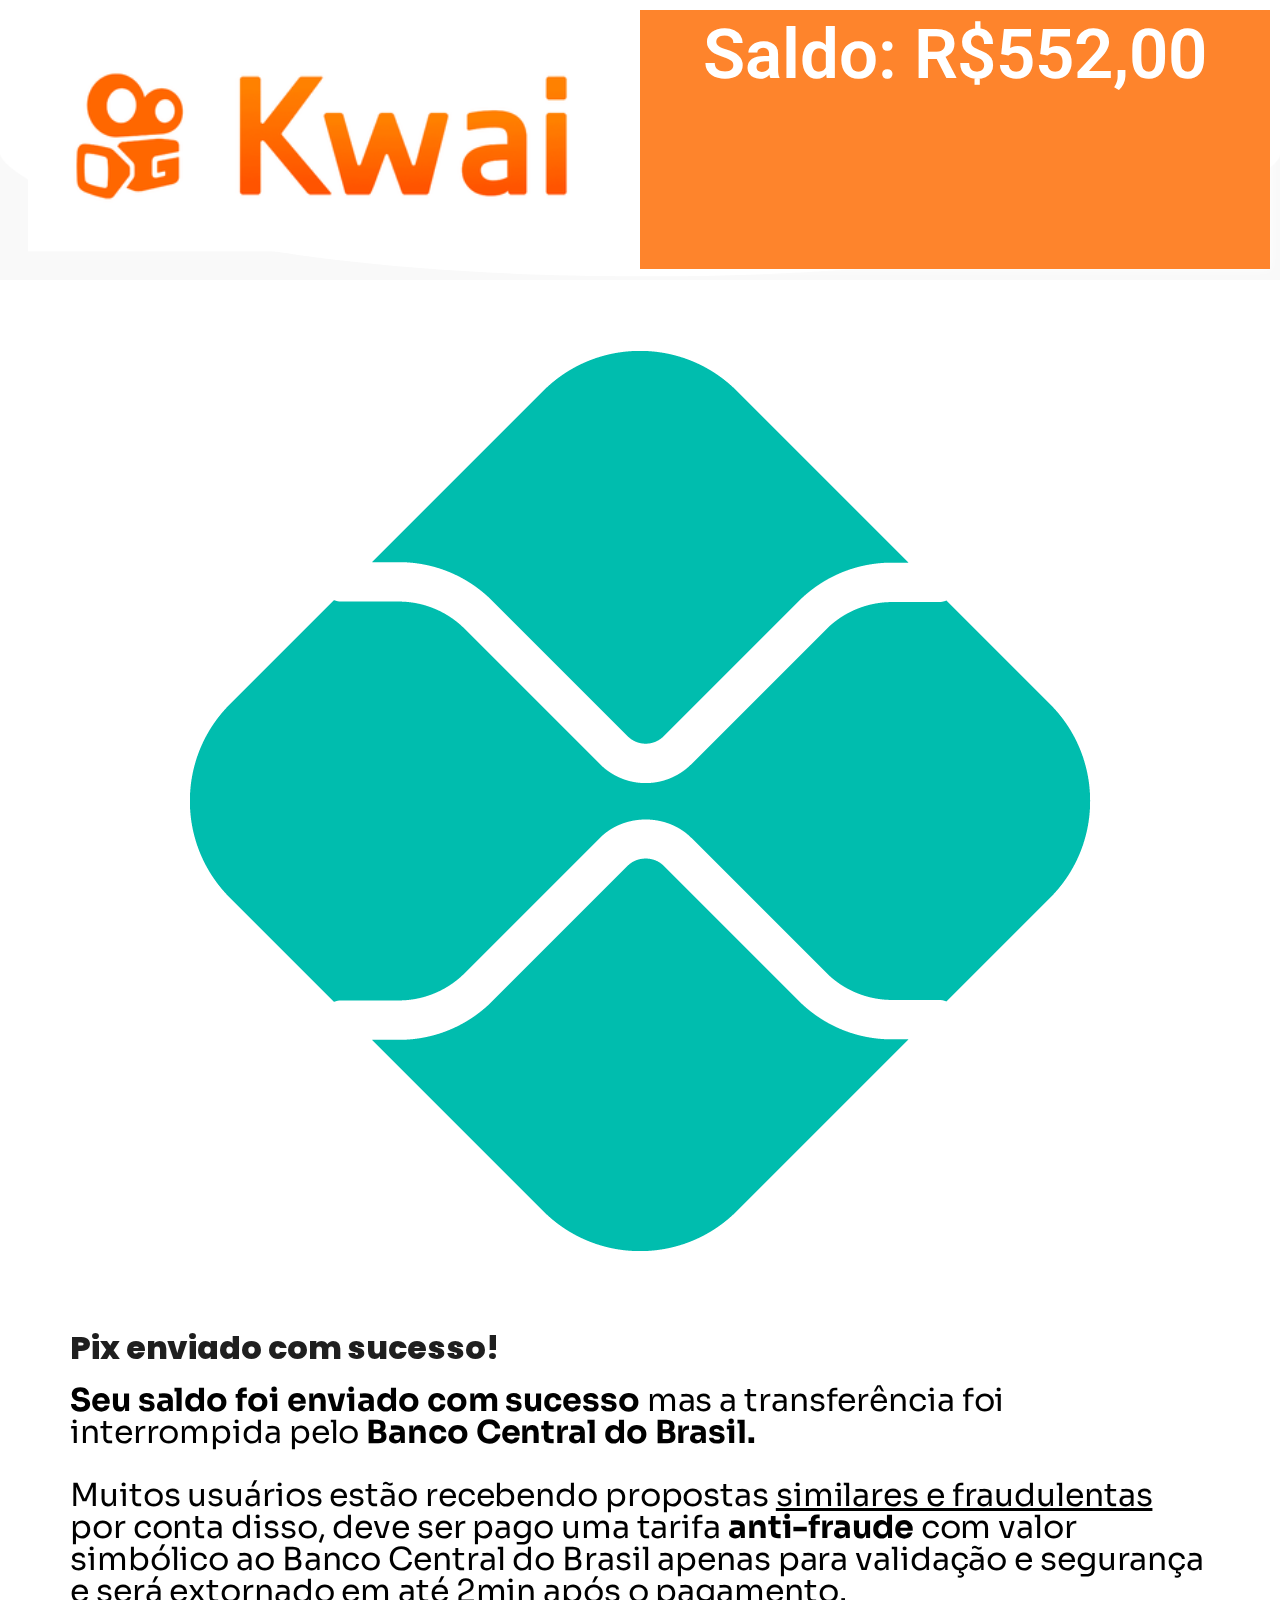
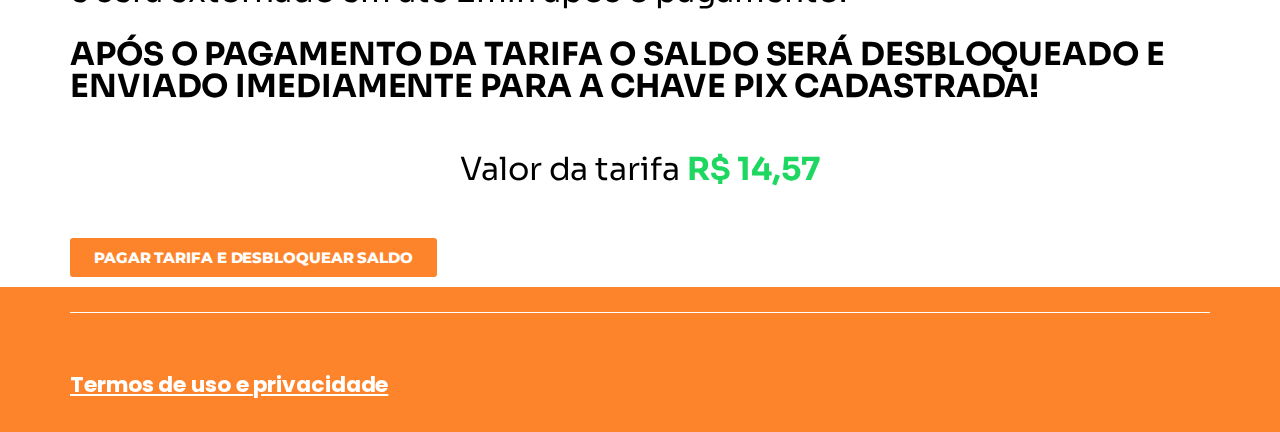
<file: 03/index.html>
<!DOCTYPE html>
<html lang="en-US">

<head>

	<meta charset="UTF-8">
	<title>p03 – app</title>
	<meta name="viewport" content="width=device-width, initial-scale=1">
	<meta name="robots" content="max-image-preview:large">
	<style>
		img:is([sizes="auto" i], [sizes^="auto," i]) {
			contain-intrinsic-size: 3000px 1500px
		}
	</style>
	<title>p03 – app</title>
	<link rel="alternate" type="application/rss+xml" title="app » Feed" href="https://segueadicanova.online/feed/">
	<link rel="alternate" type="application/rss+xml" title="app » Comments Feed"
		href="https://segueadicanova.online/comments/feed/">
	<script>
		window._wpemojiSettings = { "baseUrl": "https:\/\/s.w.org\/images\/core\/emoji\/15.0.3\/72x72\/", "ext": ".png", "svgUrl": "https:\/\/s.w.org\/images\/core\/emoji\/15.0.3\/svg\/", "svgExt": ".svg", "source": { "concatemoji": "https:\/\/segueadicanova.online\/wp-includes\/js\/wp-emoji-release.min.js?ver=6.7.1" } };
		/*! This file is auto-generated */
		!function (i, n) { var o, s, e; function c(e) { try { var t = { supportTests: e, timestamp: (new Date).valueOf() }; sessionStorage.setItem(o, JSON.stringify(t)) } catch (e) { } } function p(e, t, n) { e.clearRect(0, 0, e.canvas.width, e.canvas.height), e.fillText(t, 0, 0); var t = new Uint32Array(e.getImageData(0, 0, e.canvas.width, e.canvas.height).data), r = (e.clearRect(0, 0, e.canvas.width, e.canvas.height), e.fillText(n, 0, 0), new Uint32Array(e.getImageData(0, 0, e.canvas.width, e.canvas.height).data)); return t.every(function (e, t) { return e === r[t] }) } function u(e, t, n) { switch (t) { case "flag": return n(e, "\ud83c\udff3\ufe0f\u200d\u26a7\ufe0f", "\ud83c\udff3\ufe0f\u200b\u26a7\ufe0f") ? !1 : !n(e, "\ud83c\uddfa\ud83c\uddf3", "\ud83c\uddfa\u200b\ud83c\uddf3") && !n(e, "\ud83c\udff4\udb40\udc67\udb40\udc62\udb40\udc65\udb40\udc6e\udb40\udc67\udb40\udc7f", "\ud83c\udff4\u200b\udb40\udc67\u200b\udb40\udc62\u200b\udb40\udc65\u200b\udb40\udc6e\u200b\udb40\udc67\u200b\udb40\udc7f"); case "emoji": return !n(e, "\ud83d\udc26\u200d\u2b1b", "\ud83d\udc26\u200b\u2b1b") }return !1 } function f(e, t, n) { var r = "undefined" != typeof WorkerGlobalScope && self instanceof WorkerGlobalScope ? new OffscreenCanvas(300, 150) : i.createElement("canvas"), a = r.getContext("2d", { willReadFrequently: !0 }), o = (a.textBaseline = "top", a.font = "600 32px Arial", {}); return e.forEach(function (e) { o[e] = t(a, e, n) }), o } function t(e) { var t = i.createElement("script"); t.src = e, t.defer = !0, i.head.appendChild(t) } "undefined" != typeof Promise && (o = "wpEmojiSettingsSupports", s = ["flag", "emoji"], n.supports = { everything: !0, everythingExceptFlag: !0 }, e = new Promise(function (e) { i.addEventListener("DOMContentLoaded", e, { once: !0 }) }), new Promise(function (t) { var n = function () { try { var e = JSON.parse(sessionStorage.getItem(o)); if ("object" == typeof e && "number" == typeof e.timestamp && (new Date).valueOf() < e.timestamp + 604800 && "object" == typeof e.supportTests) return e.supportTests } catch (e) { } return null }(); if (!n) { if ("undefined" != typeof Worker && "undefined" != typeof OffscreenCanvas && "undefined" != typeof URL && URL.createObjectURL && "undefined" != typeof Blob) try { var e = "postMessage(" + f.toString() + "(" + [JSON.stringify(s), u.toString(), p.toString()].join(",") + "));", r = new Blob([e], { type: "text/javascript" }), a = new Worker(URL.createObjectURL(r), { name: "wpTestEmojiSupports" }); return void (a.onmessage = function (e) { c(n = e.data), a.terminate(), t(n) }) } catch (e) { } c(n = f(s, u, p)) } t(n) }).then(function (e) { for (var t in e) n.supports[t] = e[t], n.supports.everything = n.supports.everything && n.supports[t], "flag" !== t && (n.supports.everythingExceptFlag = n.supports.everythingExceptFlag && n.supports[t]); n.supports.everythingExceptFlag = n.supports.everythingExceptFlag && !n.supports.flag, n.DOMReady = !1, n.readyCallback = function () { n.DOMReady = !0 } }).then(function () { return e }).then(function () { var e; n.supports.everything || (n.readyCallback(), (e = n.source || {}).concatemoji ? t(e.concatemoji) : e.wpemoji && e.twemoji && (t(e.twemoji), t(e.wpemoji))) })) }((window, document), window._wpemojiSettings);
	</script>
	<style id="wp-emoji-styles-inline-css">
		img.wp-smiley,
		img.emoji {
			display: inline !important;
			border: none !important;
			box-shadow: none !important;
			height: 1em !important;
			width: 1em !important;
			margin: 0 0.07em !important;
			vertical-align: -0.1em !important;
			background: none !important;
			padding: 0 !important;
		}
	</style>
	<style id="wp-block-library-inline-css">
		:root {
			--wp-admin-theme-color: #007cba;
			--wp-admin-theme-color--rgb: 0, 124, 186;
			--wp-admin-theme-color-darker-10: #006ba1;
			--wp-admin-theme-color-darker-10--rgb: 0, 107, 161;
			--wp-admin-theme-color-darker-20: #005a87;
			--wp-admin-theme-color-darker-20--rgb: 0, 90, 135;
			--wp-admin-border-width-focus: 2px;
			--wp-block-synced-color: #7a00df;
			--wp-block-synced-color--rgb: 122, 0, 223;
			--wp-bound-block-color: var(--wp-block-synced-color)
		}

		@media (min-resolution:192dpi) {
			:root {
				--wp-admin-border-width-focus: 1.5px
			}
		}

		.wp-element-button {
			cursor: pointer
		}

		:root {
			--wp--preset--font-size--normal: 16px;
			--wp--preset--font-size--huge: 42px
		}

		:root .has-very-light-gray-background-color {
			background-color: #eee
		}

		:root .has-very-dark-gray-background-color {
			background-color: #313131
		}

		:root .has-very-light-gray-color {
			color: #eee
		}

		:root .has-very-dark-gray-color {
			color: #313131
		}

		:root .has-vivid-green-cyan-to-vivid-cyan-blue-gradient-background {
			background: linear-gradient(135deg, #00d084, #0693e3)
		}

		:root .has-purple-crush-gradient-background {
			background: linear-gradient(135deg, #34e2e4, #4721fb 50%, #ab1dfe)
		}

		:root .has-hazy-dawn-gradient-background {
			background: linear-gradient(135deg, #faaca8, #dad0ec)
		}

		:root .has-subdued-olive-gradient-background {
			background: linear-gradient(135deg, #fafae1, #67a671)
		}

		:root .has-atomic-cream-gradient-background {
			background: linear-gradient(135deg, #fdd79a, #004a59)
		}

		:root .has-nightshade-gradient-background {
			background: linear-gradient(135deg, #330968, #31cdcf)
		}

		:root .has-midnight-gradient-background {
			background: linear-gradient(135deg, #020381, #2874fc)
		}

		.has-regular-font-size {
			font-size: 1em
		}

		.has-larger-font-size {
			font-size: 2.625em
		}

		.has-normal-font-size {
			font-size: var(--wp--preset--font-size--normal)
		}

		.has-huge-font-size {
			font-size: var(--wp--preset--font-size--huge)
		}

		.has-text-align-center {
			text-align: center
		}

		.has-text-align-left {
			text-align: left
		}

		.has-text-align-right {
			text-align: right
		}

		#end-resizable-editor-section {
			display: none
		}

		.aligncenter {
			clear: both
		}

		.items-justified-left {
			justify-content: flex-start
		}

		.items-justified-center {
			justify-content: center
		}

		.items-justified-right {
			justify-content: flex-end
		}

		.items-justified-space-between {
			justify-content: space-between
		}

		.screen-reader-text {
			border: 0;
			clip: rect(1px, 1px, 1px, 1px);
			clip-path: inset(50%);
			height: 1px;
			margin: -1px;
			overflow: hidden;
			padding: 0;
			position: absolute;
			width: 1px;
			word-wrap: normal !important
		}

		.screen-reader-text:focus {
			background-color: #ddd;
			clip: auto !important;
			clip-path: none;
			color: #444;
			display: block;
			font-size: 1em;
			height: auto;
			left: 5px;
			line-height: normal;
			padding: 15px 23px 14px;
			text-decoration: none;
			top: 5px;
			width: auto;
			z-index: 100000
		}

		html :where(.has-border-color) {
			border-style: solid
		}

		html :where([style*=border-top-color]) {
			border-top-style: solid
		}

		html :where([style*=border-right-color]) {
			border-right-style: solid
		}

		html :where([style*=border-bottom-color]) {
			border-bottom-style: solid
		}

		html :where([style*=border-left-color]) {
			border-left-style: solid
		}

		html :where([style*=border-width]) {
			border-style: solid
		}

		html :where([style*=border-top-width]) {
			border-top-style: solid
		}

		html :where([style*=border-right-width]) {
			border-right-style: solid
		}

		html :where([style*=border-bottom-width]) {
			border-bottom-style: solid
		}

		html :where([style*=border-left-width]) {
			border-left-style: solid
		}

		html :where(img[class*=wp-image-]) {
			height: auto;
			max-width: 100%
		}

		:where(figure) {
			margin: 0 0 1em
		}

		html :where(.is-position-sticky) {
			--wp-admin--admin-bar--position-offset: var(--wp-admin--admin-bar--height, 0px)
		}

		@media screen and (max-width:600px) {
			html :where(.is-position-sticky) {
				--wp-admin--admin-bar--position-offset: 0px
			}
		}
	</style>
	<style id="global-styles-inline-css">
		:root {
			--wp--preset--aspect-ratio--square: 1;
			--wp--preset--aspect-ratio--4-3: 4/3;
			--wp--preset--aspect-ratio--3-4: 3/4;
			--wp--preset--aspect-ratio--3-2: 3/2;
			--wp--preset--aspect-ratio--2-3: 2/3;
			--wp--preset--aspect-ratio--16-9: 16/9;
			--wp--preset--aspect-ratio--9-16: 9/16;
			--wp--preset--color--black: #000000;
			--wp--preset--color--cyan-bluish-gray: #abb8c3;
			--wp--preset--color--white: #ffffff;
			--wp--preset--color--pale-pink: #f78da7;
			--wp--preset--color--vivid-red: #cf2e2e;
			--wp--preset--color--luminous-vivid-orange: #ff6900;
			--wp--preset--color--luminous-vivid-amber: #fcb900;
			--wp--preset--color--light-green-cyan: #7bdcb5;
			--wp--preset--color--vivid-green-cyan: #00d084;
			--wp--preset--color--pale-cyan-blue: #8ed1fc;
			--wp--preset--color--vivid-cyan-blue: #0693e3;
			--wp--preset--color--vivid-purple: #9b51e0;
			--wp--preset--color--base: #FFFFFF;
			--wp--preset--color--contrast: #111111;
			--wp--preset--color--accent-1: #FFEE58;
			--wp--preset--color--accent-2: #F6CFF4;
			--wp--preset--color--accent-3: #503AA8;
			--wp--preset--color--accent-4: #686868;
			--wp--preset--color--accent-5: #FBFAF3;
			--wp--preset--color--accent-6: color-mix(in srgb, currentColor 20%, transparent);
			--wp--preset--gradient--vivid-cyan-blue-to-vivid-purple: linear-gradient(135deg, rgba(6, 147, 227, 1) 0%, rgb(155, 81, 224) 100%);
			--wp--preset--gradient--light-green-cyan-to-vivid-green-cyan: linear-gradient(135deg, rgb(122, 220, 180) 0%, rgb(0, 208, 130) 100%);
			--wp--preset--gradient--luminous-vivid-amber-to-luminous-vivid-orange: linear-gradient(135deg, rgba(252, 185, 0, 1) 0%, rgba(255, 105, 0, 1) 100%);
			--wp--preset--gradient--luminous-vivid-orange-to-vivid-red: linear-gradient(135deg, rgba(255, 105, 0, 1) 0%, rgb(207, 46, 46) 100%);
			--wp--preset--gradient--very-light-gray-to-cyan-bluish-gray: linear-gradient(135deg, rgb(238, 238, 238) 0%, rgb(169, 184, 195) 100%);
			--wp--preset--gradient--cool-to-warm-spectrum: linear-gradient(135deg, rgb(74, 234, 220) 0%, rgb(151, 120, 209) 20%, rgb(207, 42, 186) 40%, rgb(238, 44, 130) 60%, rgb(251, 105, 98) 80%, rgb(254, 248, 76) 100%);
			--wp--preset--gradient--blush-light-purple: linear-gradient(135deg, rgb(255, 206, 236) 0%, rgb(152, 150, 240) 100%);
			--wp--preset--gradient--blush-bordeaux: linear-gradient(135deg, rgb(254, 205, 165) 0%, rgb(254, 45, 45) 50%, rgb(107, 0, 62) 100%);
			--wp--preset--gradient--luminous-dusk: linear-gradient(135deg, rgb(255, 203, 112) 0%, rgb(199, 81, 192) 50%, rgb(65, 88, 208) 100%);
			--wp--preset--gradient--pale-ocean: linear-gradient(135deg, rgb(255, 245, 203) 0%, rgb(182, 227, 212) 50%, rgb(51, 167, 181) 100%);
			--wp--preset--gradient--electric-grass: linear-gradient(135deg, rgb(202, 248, 128) 0%, rgb(113, 206, 126) 100%);
			--wp--preset--gradient--midnight: linear-gradient(135deg, rgb(2, 3, 129) 0%, rgb(40, 116, 252) 100%);
			--wp--preset--font-size--small: 0.875rem;
			--wp--preset--font-size--medium: clamp(1rem, 1rem + ((1vw - 0.2rem) * 0.196), 1.125rem);
			--wp--preset--font-size--large: clamp(1.125rem, 1.125rem + ((1vw - 0.2rem) * 0.392), 1.375rem);
			--wp--preset--font-size--x-large: clamp(1.75rem, 1.75rem + ((1vw - 0.2rem) * 0.392), 2rem);
			--wp--preset--font-size--xx-large: clamp(2.15rem, 2.15rem + ((1vw - 0.2rem) * 1.333), 3rem);
			--wp--preset--font-family--manrope: Manrope, sans-serif;
			--wp--preset--font-family--fira-code: "Fira Code", monospace;
			--wp--preset--spacing--20: 10px;
			--wp--preset--spacing--30: 20px;
			--wp--preset--spacing--40: 30px;
			--wp--preset--spacing--50: clamp(30px, 5vw, 50px);
			--wp--preset--spacing--60: clamp(30px, 7vw, 70px);
			--wp--preset--spacing--70: clamp(50px, 7vw, 90px);
			--wp--preset--spacing--80: clamp(70px, 10vw, 140px);
			--wp--preset--shadow--natural: 6px 6px 9px rgba(0, 0, 0, 0.2);
			--wp--preset--shadow--deep: 12px 12px 50px rgba(0, 0, 0, 0.4);
			--wp--preset--shadow--sharp: 6px 6px 0px rgba(0, 0, 0, 0.2);
			--wp--preset--shadow--outlined: 6px 6px 0px -3px rgba(255, 255, 255, 1), 6px 6px rgba(0, 0, 0, 1);
			--wp--preset--shadow--crisp: 6px 6px 0px rgba(0, 0, 0, 1);
		}

		:root {
			--wp--style--global--content-size: 645px;
			--wp--style--global--wide-size: 1340px;
		}

		:where(body) {
			margin: 0;
		}

		.wp-site-blocks {
			padding-top: var(--wp--style--root--padding-top);
			padding-bottom: var(--wp--style--root--padding-bottom);
		}

		.has-global-padding {
			padding-right: var(--wp--style--root--padding-right);
			padding-left: var(--wp--style--root--padding-left);
		}

		.has-global-padding>.alignfull {
			margin-right: calc(var(--wp--style--root--padding-right) * -1);
			margin-left: calc(var(--wp--style--root--padding-left) * -1);
		}

		.has-global-padding :where(:not(.alignfull.is-layout-flow) > .has-global-padding:not(.wp-block-block, .alignfull)) {
			padding-right: 0;
			padding-left: 0;
		}

		.has-global-padding :where(:not(.alignfull.is-layout-flow) > .has-global-padding:not(.wp-block-block, .alignfull))>.alignfull {
			margin-left: 0;
			margin-right: 0;
		}

		.wp-site-blocks>.alignleft {
			float: left;
			margin-right: 2em;
		}

		.wp-site-blocks>.alignright {
			float: right;
			margin-left: 2em;
		}

		.wp-site-blocks>.aligncenter {
			justify-content: center;
			margin-left: auto;
			margin-right: auto;
		}

		:where(.wp-site-blocks)>* {
			margin-block-start: 1.2rem;
			margin-block-end: 0;
		}

		:where(.wp-site-blocks)> :first-child {
			margin-block-start: 0;
		}

		:where(.wp-site-blocks)> :last-child {
			margin-block-end: 0;
		}

		:root {
			--wp--style--block-gap: 1.2rem;
		}

		:root :where(.is-layout-flow)> :first-child {
			margin-block-start: 0;
		}

		:root :where(.is-layout-flow)> :last-child {
			margin-block-end: 0;
		}

		:root :where(.is-layout-flow)>* {
			margin-block-start: 1.2rem;
			margin-block-end: 0;
		}

		:root :where(.is-layout-constrained)> :first-child {
			margin-block-start: 0;
		}

		:root :where(.is-layout-constrained)> :last-child {
			margin-block-end: 0;
		}

		:root :where(.is-layout-constrained)>* {
			margin-block-start: 1.2rem;
			margin-block-end: 0;
		}

		:root :where(.is-layout-flex) {
			gap: 1.2rem;
		}

		:root :where(.is-layout-grid) {
			gap: 1.2rem;
		}

		.is-layout-flow>.alignleft {
			float: left;
			margin-inline-start: 0;
			margin-inline-end: 2em;
		}

		.is-layout-flow>.alignright {
			float: right;
			margin-inline-start: 2em;
			margin-inline-end: 0;
		}

		.is-layout-flow>.aligncenter {
			margin-left: auto !important;
			margin-right: auto !important;
		}

		.is-layout-constrained>.alignleft {
			float: left;
			margin-inline-start: 0;
			margin-inline-end: 2em;
		}

		.is-layout-constrained>.alignright {
			float: right;
			margin-inline-start: 2em;
			margin-inline-end: 0;
		}

		.is-layout-constrained>.aligncenter {
			margin-left: auto !important;
			margin-right: auto !important;
		}

		.is-layout-constrained> :where(:not(.alignleft):not(.alignright):not(.alignfull)) {
			max-width: var(--wp--style--global--content-size);
			margin-left: auto !important;
			margin-right: auto !important;
		}

		.is-layout-constrained>.alignwide {
			max-width: var(--wp--style--global--wide-size);
		}

		body .is-layout-flex {
			display: flex;
		}

		.is-layout-flex {
			flex-wrap: wrap;
			align-items: center;
		}

		.is-layout-flex> :is(*, div) {
			margin: 0;
		}

		body .is-layout-grid {
			display: grid;
		}

		.is-layout-grid> :is(*, div) {
			margin: 0;
		}

		body {
			background-color: var(--wp--preset--color--base);
			color: var(--wp--preset--color--contrast);
			font-family: var(--wp--preset--font-family--manrope);
			font-size: var(--wp--preset--font-size--large);
			font-weight: 300;
			letter-spacing: -0.1px;
			line-height: 1.4;
			--wp--style--root--padding-top: 0px;
			--wp--style--root--padding-right: var(--wp--preset--spacing--50);
			--wp--style--root--padding-bottom: 0px;
			--wp--style--root--padding-left: var(--wp--preset--spacing--50);
		}

		a:where(:not(.wp-element-button)) {
			color: currentColor;
			text-decoration: underline;
		}

		:root :where(a:where(:not(.wp-element-button)):hover) {
			text-decoration: none;
		}

		h1,
		h2,
		h3,
		h4,
		h5,
		h6 {
			font-weight: 400;
			letter-spacing: -0.1px;
			line-height: 1.125;
		}

		h1 {
			font-size: var(--wp--preset--font-size--xx-large);
		}

		h2 {
			font-size: var(--wp--preset--font-size--x-large);
		}

		h3 {
			font-size: var(--wp--preset--font-size--large);
		}

		h4 {
			font-size: var(--wp--preset--font-size--medium);
		}

		h5 {
			font-size: var(--wp--preset--font-size--small);
			letter-spacing: 0.5px;
		}

		h6 {
			font-size: var(--wp--preset--font-size--small);
			font-weight: 700;
			letter-spacing: 1.4px;
			text-transform: uppercase;
		}

		:root :where(.wp-element-button, .wp-block-button__link) {
			background-color: var(--wp--preset--color--contrast);
			border-width: 0;
			color: var(--wp--preset--color--base);
			font-family: inherit;
			font-size: var(--wp--preset--font-size--medium);
			line-height: inherit;
			padding-top: 1rem;
			padding-right: 2.25rem;
			padding-bottom: 1rem;
			padding-left: 2.25rem;
			text-decoration: none;
		}

		:root :where(.wp-element-button:hover, .wp-block-button__link:hover) {
			background-color: color-mix(in srgb, var(--wp--preset--color--contrast) 85%, transparent);
			border-color: transparent;
			color: var(--wp--preset--color--base);
		}

		:root :where(.wp-element-button:focus, .wp-block-button__link:focus) {
			outline-color: var(--wp--preset--color--accent-4);
			outline-offset: 2px;
		}

		:root :where(.wp-element-caption, .wp-block-audio figcaption, .wp-block-embed figcaption, .wp-block-gallery figcaption, .wp-block-image figcaption, .wp-block-table figcaption, .wp-block-video figcaption) {
			font-size: var(--wp--preset--font-size--small);
			line-height: 1.4;
		}

		.has-black-color {
			color: var(--wp--preset--color--black) !important;
		}

		.has-cyan-bluish-gray-color {
			color: var(--wp--preset--color--cyan-bluish-gray) !important;
		}

		.has-white-color {
			color: var(--wp--preset--color--white) !important;
		}

		.has-pale-pink-color {
			color: var(--wp--preset--color--pale-pink) !important;
		}

		.has-vivid-red-color {
			color: var(--wp--preset--color--vivid-red) !important;
		}

		.has-luminous-vivid-orange-color {
			color: var(--wp--preset--color--luminous-vivid-orange) !important;
		}

		.has-luminous-vivid-amber-color {
			color: var(--wp--preset--color--luminous-vivid-amber) !important;
		}

		.has-light-green-cyan-color {
			color: var(--wp--preset--color--light-green-cyan) !important;
		}

		.has-vivid-green-cyan-color {
			color: var(--wp--preset--color--vivid-green-cyan) !important;
		}

		.has-pale-cyan-blue-color {
			color: var(--wp--preset--color--pale-cyan-blue) !important;
		}

		.has-vivid-cyan-blue-color {
			color: var(--wp--preset--color--vivid-cyan-blue) !important;
		}

		.has-vivid-purple-color {
			color: var(--wp--preset--color--vivid-purple) !important;
		}

		.has-base-color {
			color: var(--wp--preset--color--base) !important;
		}

		.has-contrast-color {
			color: var(--wp--preset--color--contrast) !important;
		}

		.has-accent-1-color {
			color: var(--wp--preset--color--accent-1) !important;
		}

		.has-accent-2-color {
			color: var(--wp--preset--color--accent-2) !important;
		}

		.has-accent-3-color {
			color: var(--wp--preset--color--accent-3) !important;
		}

		.has-accent-4-color {
			color: var(--wp--preset--color--accent-4) !important;
		}

		.has-accent-5-color {
			color: var(--wp--preset--color--accent-5) !important;
		}

		.has-accent-6-color {
			color: var(--wp--preset--color--accent-6) !important;
		}

		.has-black-background-color {
			background-color: var(--wp--preset--color--black) !important;
		}

		.has-cyan-bluish-gray-background-color {
			background-color: var(--wp--preset--color--cyan-bluish-gray) !important;
		}

		.has-white-background-color {
			background-color: var(--wp--preset--color--white) !important;
		}

		.has-pale-pink-background-color {
			background-color: var(--wp--preset--color--pale-pink) !important;
		}

		.has-vivid-red-background-color {
			background-color: var(--wp--preset--color--vivid-red) !important;
		}

		.has-luminous-vivid-orange-background-color {
			background-color: var(--wp--preset--color--luminous-vivid-orange) !important;
		}

		.has-luminous-vivid-amber-background-color {
			background-color: var(--wp--preset--color--luminous-vivid-amber) !important;
		}

		.has-light-green-cyan-background-color {
			background-color: var(--wp--preset--color--light-green-cyan) !important;
		}

		.has-vivid-green-cyan-background-color {
			background-color: var(--wp--preset--color--vivid-green-cyan) !important;
		}

		.has-pale-cyan-blue-background-color {
			background-color: var(--wp--preset--color--pale-cyan-blue) !important;
		}

		.has-vivid-cyan-blue-background-color {
			background-color: var(--wp--preset--color--vivid-cyan-blue) !important;
		}

		.has-vivid-purple-background-color {
			background-color: var(--wp--preset--color--vivid-purple) !important;
		}

		.has-base-background-color {
			background-color: var(--wp--preset--color--base) !important;
		}

		.has-contrast-background-color {
			background-color: var(--wp--preset--color--contrast) !important;
		}

		.has-accent-1-background-color {
			background-color: var(--wp--preset--color--accent-1) !important;
		}

		.has-accent-2-background-color {
			background-color: var(--wp--preset--color--accent-2) !important;
		}

		.has-accent-3-background-color {
			background-color: var(--wp--preset--color--accent-3) !important;
		}

		.has-accent-4-background-color {
			background-color: var(--wp--preset--color--accent-4) !important;
		}

		.has-accent-5-background-color {
			background-color: var(--wp--preset--color--accent-5) !important;
		}

		.has-accent-6-background-color {
			background-color: var(--wp--preset--color--accent-6) !important;
		}

		.has-black-border-color {
			border-color: var(--wp--preset--color--black) !important;
		}

		.has-cyan-bluish-gray-border-color {
			border-color: var(--wp--preset--color--cyan-bluish-gray) !important;
		}

		.has-white-border-color {
			border-color: var(--wp--preset--color--white) !important;
		}

		.has-pale-pink-border-color {
			border-color: var(--wp--preset--color--pale-pink) !important;
		}

		.has-vivid-red-border-color {
			border-color: var(--wp--preset--color--vivid-red) !important;
		}

		.has-luminous-vivid-orange-border-color {
			border-color: var(--wp--preset--color--luminous-vivid-orange) !important;
		}

		.has-luminous-vivid-amber-border-color {
			border-color: var(--wp--preset--color--luminous-vivid-amber) !important;
		}

		.has-light-green-cyan-border-color {
			border-color: var(--wp--preset--color--light-green-cyan) !important;
		}

		.has-vivid-green-cyan-border-color {
			border-color: var(--wp--preset--color--vivid-green-cyan) !important;
		}

		.has-pale-cyan-blue-border-color {
			border-color: var(--wp--preset--color--pale-cyan-blue) !important;
		}

		.has-vivid-cyan-blue-border-color {
			border-color: var(--wp--preset--color--vivid-cyan-blue) !important;
		}

		.has-vivid-purple-border-color {
			border-color: var(--wp--preset--color--vivid-purple) !important;
		}

		.has-base-border-color {
			border-color: var(--wp--preset--color--base) !important;
		}

		.has-contrast-border-color {
			border-color: var(--wp--preset--color--contrast) !important;
		}

		.has-accent-1-border-color {
			border-color: var(--wp--preset--color--accent-1) !important;
		}

		.has-accent-2-border-color {
			border-color: var(--wp--preset--color--accent-2) !important;
		}

		.has-accent-3-border-color {
			border-color: var(--wp--preset--color--accent-3) !important;
		}

		.has-accent-4-border-color {
			border-color: var(--wp--preset--color--accent-4) !important;
		}

		.has-accent-5-border-color {
			border-color: var(--wp--preset--color--accent-5) !important;
		}

		.has-accent-6-border-color {
			border-color: var(--wp--preset--color--accent-6) !important;
		}

		.has-vivid-cyan-blue-to-vivid-purple-gradient-background {
			background: var(--wp--preset--gradient--vivid-cyan-blue-to-vivid-purple) !important;
		}

		.has-light-green-cyan-to-vivid-green-cyan-gradient-background {
			background: var(--wp--preset--gradient--light-green-cyan-to-vivid-green-cyan) !important;
		}

		.has-luminous-vivid-amber-to-luminous-vivid-orange-gradient-background {
			background: var(--wp--preset--gradient--luminous-vivid-amber-to-luminous-vivid-orange) !important;
		}

		.has-luminous-vivid-orange-to-vivid-red-gradient-background {
			background: var(--wp--preset--gradient--luminous-vivid-orange-to-vivid-red) !important;
		}

		.has-very-light-gray-to-cyan-bluish-gray-gradient-background {
			background: var(--wp--preset--gradient--very-light-gray-to-cyan-bluish-gray) !important;
		}

		.has-cool-to-warm-spectrum-gradient-background {
			background: var(--wp--preset--gradient--cool-to-warm-spectrum) !important;
		}

		.has-blush-light-purple-gradient-background {
			background: var(--wp--preset--gradient--blush-light-purple) !important;
		}

		.has-blush-bordeaux-gradient-background {
			background: var(--wp--preset--gradient--blush-bordeaux) !important;
		}

		.has-luminous-dusk-gradient-background {
			background: var(--wp--preset--gradient--luminous-dusk) !important;
		}

		.has-pale-ocean-gradient-background {
			background: var(--wp--preset--gradient--pale-ocean) !important;
		}

		.has-electric-grass-gradient-background {
			background: var(--wp--preset--gradient--electric-grass) !important;
		}

		.has-midnight-gradient-background {
			background: var(--wp--preset--gradient--midnight) !important;
		}

		.has-small-font-size {
			font-size: var(--wp--preset--font-size--small) !important;
		}

		.has-medium-font-size {
			font-size: var(--wp--preset--font-size--medium) !important;
		}

		.has-large-font-size {
			font-size: var(--wp--preset--font-size--large) !important;
		}

		.has-x-large-font-size {
			font-size: var(--wp--preset--font-size--x-large) !important;
		}

		.has-xx-large-font-size {
			font-size: var(--wp--preset--font-size--xx-large) !important;
		}

		.has-manrope-font-family {
			font-family: var(--wp--preset--font-family--manrope) !important;
		}

		.has-fira-code-font-family {
			font-family: var(--wp--preset--font-family--fira-code) !important;
		}
	</style>
	<style id="wp-block-template-skip-link-inline-css">
		.skip-link.screen-reader-text {
			border: 0;
			clip: rect(1px, 1px, 1px, 1px);
			clip-path: inset(50%);
			height: 1px;
			margin: -1px;
			overflow: hidden;
			padding: 0;
			position: absolute !important;
			width: 1px;
			word-wrap: normal !important;
		}

		.skip-link.screen-reader-text:focus {
			background-color: #eee;
			clip: auto !important;
			clip-path: none;
			color: #444;
			display: block;
			font-size: 1em;
			height: auto;
			left: 5px;
			line-height: normal;
			padding: 15px 23px 14px;
			text-decoration: none;
			top: 5px;
			width: auto;
			z-index: 100000;
		}
	</style>
	<link rel="stylesheet" id="twentytwentyfive-style-css" href="css/style.css" media="all">
	<link rel="stylesheet" id="elementor-frontend-css" href="css/frontend.min.css" media="all">
	<style id="elementor-frontend-inline-css">
		@-webkit-keyframes ha_fadeIn {
			0% {
				opacity: 0
			}

			to {
				opacity: 1
			}
		}

		@keyframes ha_fadeIn {
			0% {
				opacity: 0
			}

			to {
				opacity: 1
			}
		}

		@-webkit-keyframes ha_zoomIn {
			0% {
				opacity: 0;
				-webkit-transform: scale3d(.3, .3, .3);
				transform: scale3d(.3, .3, .3)
			}

			50% {
				opacity: 1
			}
		}

		@keyframes ha_zoomIn {
			0% {
				opacity: 0;
				-webkit-transform: scale3d(.3, .3, .3);
				transform: scale3d(.3, .3, .3)
			}

			50% {
				opacity: 1
			}
		}

		@-webkit-keyframes ha_rollIn {
			0% {
				opacity: 0;
				-webkit-transform: translate3d(-100%, 0, 0) rotate3d(0, 0, 1, -120deg);
				transform: translate3d(-100%, 0, 0) rotate3d(0, 0, 1, -120deg)
			}

			to {
				opacity: 1
			}
		}

		@keyframes ha_rollIn {
			0% {
				opacity: 0;
				-webkit-transform: translate3d(-100%, 0, 0) rotate3d(0, 0, 1, -120deg);
				transform: translate3d(-100%, 0, 0) rotate3d(0, 0, 1, -120deg)
			}

			to {
				opacity: 1
			}
		}

		@-webkit-keyframes ha_bounce {

			0%,
			20%,
			53%,
			to {
				-webkit-animation-timing-function: cubic-bezier(.215, .61, .355, 1);
				animation-timing-function: cubic-bezier(.215, .61, .355, 1)
			}

			40%,
			43% {
				-webkit-transform: translate3d(0, -30px, 0) scaleY(1.1);
				transform: translate3d(0, -30px, 0) scaleY(1.1);
				-webkit-animation-timing-function: cubic-bezier(.755, .05, .855, .06);
				animation-timing-function: cubic-bezier(.755, .05, .855, .06)
			}

			70% {
				-webkit-transform: translate3d(0, -15px, 0) scaleY(1.05);
				transform: translate3d(0, -15px, 0) scaleY(1.05);
				-webkit-animation-timing-function: cubic-bezier(.755, .05, .855, .06);
				animation-timing-function: cubic-bezier(.755, .05, .855, .06)
			}

			80% {
				-webkit-transition-timing-function: cubic-bezier(.215, .61, .355, 1);
				transition-timing-function: cubic-bezier(.215, .61, .355, 1);
				-webkit-transform: translate3d(0, 0, 0) scaleY(.95);
				transform: translate3d(0, 0, 0) scaleY(.95)
			}

			90% {
				-webkit-transform: translate3d(0, -4px, 0) scaleY(1.02);
				transform: translate3d(0, -4px, 0) scaleY(1.02)
			}
		}

		@keyframes ha_bounce {

			0%,
			20%,
			53%,
			to {
				-webkit-animation-timing-function: cubic-bezier(.215, .61, .355, 1);
				animation-timing-function: cubic-bezier(.215, .61, .355, 1)
			}

			40%,
			43% {
				-webkit-transform: translate3d(0, -30px, 0) scaleY(1.1);
				transform: translate3d(0, -30px, 0) scaleY(1.1);
				-webkit-animation-timing-function: cubic-bezier(.755, .05, .855, .06);
				animation-timing-function: cubic-bezier(.755, .05, .855, .06)
			}

			70% {
				-webkit-transform: translate3d(0, -15px, 0) scaleY(1.05);
				transform: translate3d(0, -15px, 0) scaleY(1.05);
				-webkit-animation-timing-function: cubic-bezier(.755, .05, .855, .06);
				animation-timing-function: cubic-bezier(.755, .05, .855, .06)
			}

			80% {
				-webkit-transition-timing-function: cubic-bezier(.215, .61, .355, 1);
				transition-timing-function: cubic-bezier(.215, .61, .355, 1);
				-webkit-transform: translate3d(0, 0, 0) scaleY(.95);
				transform: translate3d(0, 0, 0) scaleY(.95)
			}

			90% {
				-webkit-transform: translate3d(0, -4px, 0) scaleY(1.02);
				transform: translate3d(0, -4px, 0) scaleY(1.02)
			}
		}

		@-webkit-keyframes ha_bounceIn {

			0%,
			20%,
			40%,
			60%,
			80%,
			to {
				-webkit-animation-timing-function: cubic-bezier(.215, .61, .355, 1);
				animation-timing-function: cubic-bezier(.215, .61, .355, 1)
			}

			0% {
				opacity: 0;
				-webkit-transform: scale3d(.3, .3, .3);
				transform: scale3d(.3, .3, .3)
			}

			20% {
				-webkit-transform: scale3d(1.1, 1.1, 1.1);
				transform: scale3d(1.1, 1.1, 1.1)
			}

			40% {
				-webkit-transform: scale3d(.9, .9, .9);
				transform: scale3d(.9, .9, .9)
			}

			60% {
				opacity: 1;
				-webkit-transform: scale3d(1.03, 1.03, 1.03);
				transform: scale3d(1.03, 1.03, 1.03)
			}

			80% {
				-webkit-transform: scale3d(.97, .97, .97);
				transform: scale3d(.97, .97, .97)
			}

			to {
				opacity: 1
			}
		}

		@keyframes ha_bounceIn {

			0%,
			20%,
			40%,
			60%,
			80%,
			to {
				-webkit-animation-timing-function: cubic-bezier(.215, .61, .355, 1);
				animation-timing-function: cubic-bezier(.215, .61, .355, 1)
			}

			0% {
				opacity: 0;
				-webkit-transform: scale3d(.3, .3, .3);
				transform: scale3d(.3, .3, .3)
			}

			20% {
				-webkit-transform: scale3d(1.1, 1.1, 1.1);
				transform: scale3d(1.1, 1.1, 1.1)
			}

			40% {
				-webkit-transform: scale3d(.9, .9, .9);
				transform: scale3d(.9, .9, .9)
			}

			60% {
				opacity: 1;
				-webkit-transform: scale3d(1.03, 1.03, 1.03);
				transform: scale3d(1.03, 1.03, 1.03)
			}

			80% {
				-webkit-transform: scale3d(.97, .97, .97);
				transform: scale3d(.97, .97, .97)
			}

			to {
				opacity: 1
			}
		}

		@-webkit-keyframes ha_flipInX {
			0% {
				opacity: 0;
				-webkit-transform: perspective(400px) rotate3d(1, 0, 0, 90deg);
				transform: perspective(400px) rotate3d(1, 0, 0, 90deg);
				-webkit-animation-timing-function: ease-in;
				animation-timing-function: ease-in
			}

			40% {
				-webkit-transform: perspective(400px) rotate3d(1, 0, 0, -20deg);
				transform: perspective(400px) rotate3d(1, 0, 0, -20deg);
				-webkit-animation-timing-function: ease-in;
				animation-timing-function: ease-in
			}

			60% {
				opacity: 1;
				-webkit-transform: perspective(400px) rotate3d(1, 0, 0, 10deg);
				transform: perspective(400px) rotate3d(1, 0, 0, 10deg)
			}

			80% {
				-webkit-transform: perspective(400px) rotate3d(1, 0, 0, -5deg);
				transform: perspective(400px) rotate3d(1, 0, 0, -5deg)
			}
		}

		@keyframes ha_flipInX {
			0% {
				opacity: 0;
				-webkit-transform: perspective(400px) rotate3d(1, 0, 0, 90deg);
				transform: perspective(400px) rotate3d(1, 0, 0, 90deg);
				-webkit-animation-timing-function: ease-in;
				animation-timing-function: ease-in
			}

			40% {
				-webkit-transform: perspective(400px) rotate3d(1, 0, 0, -20deg);
				transform: perspective(400px) rotate3d(1, 0, 0, -20deg);
				-webkit-animation-timing-function: ease-in;
				animation-timing-function: ease-in
			}

			60% {
				opacity: 1;
				-webkit-transform: perspective(400px) rotate3d(1, 0, 0, 10deg);
				transform: perspective(400px) rotate3d(1, 0, 0, 10deg)
			}

			80% {
				-webkit-transform: perspective(400px) rotate3d(1, 0, 0, -5deg);
				transform: perspective(400px) rotate3d(1, 0, 0, -5deg)
			}
		}

		@-webkit-keyframes ha_flipInY {
			0% {
				opacity: 0;
				-webkit-transform: perspective(400px) rotate3d(0, 1, 0, 90deg);
				transform: perspective(400px) rotate3d(0, 1, 0, 90deg);
				-webkit-animation-timing-function: ease-in;
				animation-timing-function: ease-in
			}

			40% {
				-webkit-transform: perspective(400px) rotate3d(0, 1, 0, -20deg);
				transform: perspective(400px) rotate3d(0, 1, 0, -20deg);
				-webkit-animation-timing-function: ease-in;
				animation-timing-function: ease-in
			}

			60% {
				opacity: 1;
				-webkit-transform: perspective(400px) rotate3d(0, 1, 0, 10deg);
				transform: perspective(400px) rotate3d(0, 1, 0, 10deg)
			}

			80% {
				-webkit-transform: perspective(400px) rotate3d(0, 1, 0, -5deg);
				transform: perspective(400px) rotate3d(0, 1, 0, -5deg)
			}
		}

		@keyframes ha_flipInY {
			0% {
				opacity: 0;
				-webkit-transform: perspective(400px) rotate3d(0, 1, 0, 90deg);
				transform: perspective(400px) rotate3d(0, 1, 0, 90deg);
				-webkit-animation-timing-function: ease-in;
				animation-timing-function: ease-in
			}

			40% {
				-webkit-transform: perspective(400px) rotate3d(0, 1, 0, -20deg);
				transform: perspective(400px) rotate3d(0, 1, 0, -20deg);
				-webkit-animation-timing-function: ease-in;
				animation-timing-function: ease-in
			}

			60% {
				opacity: 1;
				-webkit-transform: perspective(400px) rotate3d(0, 1, 0, 10deg);
				transform: perspective(400px) rotate3d(0, 1, 0, 10deg)
			}

			80% {
				-webkit-transform: perspective(400px) rotate3d(0, 1, 0, -5deg);
				transform: perspective(400px) rotate3d(0, 1, 0, -5deg)
			}
		}

		@-webkit-keyframes ha_swing {
			20% {
				-webkit-transform: rotate3d(0, 0, 1, 15deg);
				transform: rotate3d(0, 0, 1, 15deg)
			}

			40% {
				-webkit-transform: rotate3d(0, 0, 1, -10deg);
				transform: rotate3d(0, 0, 1, -10deg)
			}

			60% {
				-webkit-transform: rotate3d(0, 0, 1, 5deg);
				transform: rotate3d(0, 0, 1, 5deg)
			}

			80% {
				-webkit-transform: rotate3d(0, 0, 1, -5deg);
				transform: rotate3d(0, 0, 1, -5deg)
			}
		}

		@keyframes ha_swing {
			20% {
				-webkit-transform: rotate3d(0, 0, 1, 15deg);
				transform: rotate3d(0, 0, 1, 15deg)
			}

			40% {
				-webkit-transform: rotate3d(0, 0, 1, -10deg);
				transform: rotate3d(0, 0, 1, -10deg)
			}

			60% {
				-webkit-transform: rotate3d(0, 0, 1, 5deg);
				transform: rotate3d(0, 0, 1, 5deg)
			}

			80% {
				-webkit-transform: rotate3d(0, 0, 1, -5deg);
				transform: rotate3d(0, 0, 1, -5deg)
			}
		}

		@-webkit-keyframes ha_slideInDown {
			0% {
				visibility: visible;
				-webkit-transform: translate3d(0, -100%, 0);
				transform: translate3d(0, -100%, 0)
			}
		}

		@keyframes ha_slideInDown {
			0% {
				visibility: visible;
				-webkit-transform: translate3d(0, -100%, 0);
				transform: translate3d(0, -100%, 0)
			}
		}

		@-webkit-keyframes ha_slideInUp {
			0% {
				visibility: visible;
				-webkit-transform: translate3d(0, 100%, 0);
				transform: translate3d(0, 100%, 0)
			}
		}

		@keyframes ha_slideInUp {
			0% {
				visibility: visible;
				-webkit-transform: translate3d(0, 100%, 0);
				transform: translate3d(0, 100%, 0)
			}
		}

		@-webkit-keyframes ha_slideInLeft {
			0% {
				visibility: visible;
				-webkit-transform: translate3d(-100%, 0, 0);
				transform: translate3d(-100%, 0, 0)
			}
		}

		@keyframes ha_slideInLeft {
			0% {
				visibility: visible;
				-webkit-transform: translate3d(-100%, 0, 0);
				transform: translate3d(-100%, 0, 0)
			}
		}

		@-webkit-keyframes ha_slideInRight {
			0% {
				visibility: visible;
				-webkit-transform: translate3d(100%, 0, 0);
				transform: translate3d(100%, 0, 0)
			}
		}

		@keyframes ha_slideInRight {
			0% {
				visibility: visible;
				-webkit-transform: translate3d(100%, 0, 0);
				transform: translate3d(100%, 0, 0)
			}
		}

		.ha_fadeIn {
			-webkit-animation-name: ha_fadeIn;
			animation-name: ha_fadeIn
		}

		.ha_zoomIn {
			-webkit-animation-name: ha_zoomIn;
			animation-name: ha_zoomIn
		}

		.ha_rollIn {
			-webkit-animation-name: ha_rollIn;
			animation-name: ha_rollIn
		}

		.ha_bounce {
			-webkit-transform-origin: center bottom;
			-ms-transform-origin: center bottom;
			transform-origin: center bottom;
			-webkit-animation-name: ha_bounce;
			animation-name: ha_bounce
		}

		.ha_bounceIn {
			-webkit-animation-name: ha_bounceIn;
			animation-name: ha_bounceIn;
			-webkit-animation-duration: .75s;
			-webkit-animation-duration: calc(var(--animate-duration)*.75);
			animation-duration: .75s;
			animation-duration: calc(var(--animate-duration)*.75)
		}

		.ha_flipInX,
		.ha_flipInY {
			-webkit-animation-name: ha_flipInX;
			animation-name: ha_flipInX;
			-webkit-backface-visibility: visible !important;
			backface-visibility: visible !important
		}

		.ha_flipInY {
			-webkit-animation-name: ha_flipInY;
			animation-name: ha_flipInY
		}

		.ha_swing {
			-webkit-transform-origin: top center;
			-ms-transform-origin: top center;
			transform-origin: top center;
			-webkit-animation-name: ha_swing;
			animation-name: ha_swing
		}

		.ha_slideInDown {
			-webkit-animation-name: ha_slideInDown;
			animation-name: ha_slideInDown
		}

		.ha_slideInUp {
			-webkit-animation-name: ha_slideInUp;
			animation-name: ha_slideInUp
		}

		.ha_slideInLeft {
			-webkit-animation-name: ha_slideInLeft;
			animation-name: ha_slideInLeft
		}

		.ha_slideInRight {
			-webkit-animation-name: ha_slideInRight;
			animation-name: ha_slideInRight
		}

		.ha-css-transform-yes {
			-webkit-transition-duration: var(--ha-tfx-transition-duration, .2s);
			transition-duration: var(--ha-tfx-transition-duration, .2s);
			-webkit-transition-property: -webkit-transform;
			transition-property: transform;
			transition-property: transform, -webkit-transform;
			-webkit-transform: translate(var(--ha-tfx-translate-x, 0), var(--ha-tfx-translate-y, 0)) scale(var(--ha-tfx-scale-x, 1), var(--ha-tfx-scale-y, 1)) skew(var(--ha-tfx-skew-x, 0), var(--ha-tfx-skew-y, 0)) rotateX(var(--ha-tfx-rotate-x, 0)) rotateY(var(--ha-tfx-rotate-y, 0)) rotateZ(var(--ha-tfx-rotate-z, 0));
			transform: translate(var(--ha-tfx-translate-x, 0), var(--ha-tfx-translate-y, 0)) scale(var(--ha-tfx-scale-x, 1), var(--ha-tfx-scale-y, 1)) skew(var(--ha-tfx-skew-x, 0), var(--ha-tfx-skew-y, 0)) rotateX(var(--ha-tfx-rotate-x, 0)) rotateY(var(--ha-tfx-rotate-y, 0)) rotateZ(var(--ha-tfx-rotate-z, 0))
		}

		.ha-css-transform-yes:hover {
			-webkit-transform: translate(var(--ha-tfx-translate-x-hover, var(--ha-tfx-translate-x, 0)), var(--ha-tfx-translate-y-hover, var(--ha-tfx-translate-y, 0))) scale(var(--ha-tfx-scale-x-hover, var(--ha-tfx-scale-x, 1)), var(--ha-tfx-scale-y-hover, var(--ha-tfx-scale-y, 1))) skew(var(--ha-tfx-skew-x-hover, var(--ha-tfx-skew-x, 0)), var(--ha-tfx-skew-y-hover, var(--ha-tfx-skew-y, 0))) rotateX(var(--ha-tfx-rotate-x-hover, var(--ha-tfx-rotate-x, 0))) rotateY(var(--ha-tfx-rotate-y-hover, var(--ha-tfx-rotate-y, 0))) rotateZ(var(--ha-tfx-rotate-z-hover, var(--ha-tfx-rotate-z, 0)));
			transform: translate(var(--ha-tfx-translate-x-hover, var(--ha-tfx-translate-x, 0)), var(--ha-tfx-translate-y-hover, var(--ha-tfx-translate-y, 0))) scale(var(--ha-tfx-scale-x-hover, var(--ha-tfx-scale-x, 1)), var(--ha-tfx-scale-y-hover, var(--ha-tfx-scale-y, 1))) skew(var(--ha-tfx-skew-x-hover, var(--ha-tfx-skew-x, 0)), var(--ha-tfx-skew-y-hover, var(--ha-tfx-skew-y, 0))) rotateX(var(--ha-tfx-rotate-x-hover, var(--ha-tfx-rotate-x, 0))) rotateY(var(--ha-tfx-rotate-y-hover, var(--ha-tfx-rotate-y, 0))) rotateZ(var(--ha-tfx-rotate-z-hover, var(--ha-tfx-rotate-z, 0)))
		}

		.happy-addon>.elementor-widget-container {
			word-wrap: break-word;
			overflow-wrap: break-word
		}

		.happy-addon>.elementor-widget-container,
		.happy-addon>.elementor-widget-container * {
			-webkit-box-sizing: border-box;
			box-sizing: border-box
		}

		.happy-addon p:empty {
			display: none
		}

		.happy-addon .elementor-inline-editing {
			min-height: auto !important
		}

		.happy-addon-pro img {
			max-width: 100%;
			height: auto;
			-o-object-fit: cover;
			object-fit: cover
		}

		.ha-screen-reader-text {
			position: absolute;
			overflow: hidden;
			clip: rect(1px, 1px, 1px, 1px);
			margin: -1px;
			padding: 0;
			width: 1px;
			height: 1px;
			border: 0;
			word-wrap: normal !important;
			-webkit-clip-path: inset(50%);
			clip-path: inset(50%)
		}

		.ha-has-bg-overlay>.elementor-widget-container {
			position: relative;
			z-index: 1
		}

		.ha-has-bg-overlay>.elementor-widget-container:before {
			position: absolute;
			top: 0;
			left: 0;
			z-index: -1;
			width: 100%;
			height: 100%;
			content: ""
		}

		.ha-popup--is-enabled .ha-js-popup,
		.ha-popup--is-enabled .ha-js-popup img {
			cursor: -webkit-zoom-in !important;
			cursor: zoom-in !important
		}

		.mfp-wrap .mfp-arrow,
		.mfp-wrap .mfp-close {
			background-color: transparent
		}

		.mfp-wrap .mfp-arrow:focus,
		.mfp-wrap .mfp-close:focus {
			outline-width: thin
		}

		.ha-advanced-tooltip-enable {
			position: relative;
			cursor: pointer;
			--ha-tooltip-arrow-color: black;
			--ha-tooltip-arrow-distance: 0
		}

		.ha-advanced-tooltip-enable .ha-advanced-tooltip-content {
			position: absolute;
			z-index: 999;
			display: none;
			padding: 5px 0;
			width: 120px;
			height: auto;
			border-radius: 6px;
			background-color: #000;
			color: #fff;
			text-align: center;
			opacity: 0
		}

		.ha-advanced-tooltip-enable .ha-advanced-tooltip-content::after {
			position: absolute;
			border-width: 5px;
			border-style: solid;
			content: ""
		}

		.ha-advanced-tooltip-enable .ha-advanced-tooltip-content.no-arrow::after {
			visibility: hidden
		}

		.ha-advanced-tooltip-enable .ha-advanced-tooltip-content.show {
			display: inline-block;
			opacity: 1
		}

		.ha-advanced-tooltip-enable.ha-advanced-tooltip-top .ha-advanced-tooltip-content,
		body[data-elementor-device-mode=tablet] .ha-advanced-tooltip-enable.ha-advanced-tooltip-tablet-top .ha-advanced-tooltip-content {
			top: unset;
			right: 0;
			bottom: calc(101% + var(--ha-tooltip-arrow-distance));
			left: 0;
			margin: 0 auto
		}

		.ha-advanced-tooltip-enable.ha-advanced-tooltip-top .ha-advanced-tooltip-content::after,
		body[data-elementor-device-mode=tablet] .ha-advanced-tooltip-enable.ha-advanced-tooltip-tablet-top .ha-advanced-tooltip-content::after {
			top: 100%;
			right: unset;
			bottom: unset;
			left: 50%;
			border-color: var(--ha-tooltip-arrow-color) transparent transparent transparent;
			-webkit-transform: translateX(-50%);
			-ms-transform: translateX(-50%);
			transform: translateX(-50%)
		}

		.ha-advanced-tooltip-enable.ha-advanced-tooltip-bottom .ha-advanced-tooltip-content,
		body[data-elementor-device-mode=tablet] .ha-advanced-tooltip-enable.ha-advanced-tooltip-tablet-bottom .ha-advanced-tooltip-content {
			top: calc(101% + var(--ha-tooltip-arrow-distance));
			right: 0;
			bottom: unset;
			left: 0;
			margin: 0 auto
		}

		.ha-advanced-tooltip-enable.ha-advanced-tooltip-bottom .ha-advanced-tooltip-content::after,
		body[data-elementor-device-mode=tablet] .ha-advanced-tooltip-enable.ha-advanced-tooltip-tablet-bottom .ha-advanced-tooltip-content::after {
			top: unset;
			right: unset;
			bottom: 100%;
			left: 50%;
			border-color: transparent transparent var(--ha-tooltip-arrow-color) transparent;
			-webkit-transform: translateX(-50%);
			-ms-transform: translateX(-50%);
			transform: translateX(-50%)
		}

		.ha-advanced-tooltip-enable.ha-advanced-tooltip-left .ha-advanced-tooltip-content,
		body[data-elementor-device-mode=tablet] .ha-advanced-tooltip-enable.ha-advanced-tooltip-tablet-left .ha-advanced-tooltip-content {
			top: 50%;
			right: calc(101% + var(--ha-tooltip-arrow-distance));
			bottom: unset;
			left: unset;
			-webkit-transform: translateY(-50%);
			-ms-transform: translateY(-50%);
			transform: translateY(-50%)
		}

		.ha-advanced-tooltip-enable.ha-advanced-tooltip-left .ha-advanced-tooltip-content::after,
		body[data-elementor-device-mode=tablet] .ha-advanced-tooltip-enable.ha-advanced-tooltip-tablet-left .ha-advanced-tooltip-content::after {
			top: 50%;
			right: unset;
			bottom: unset;
			left: 100%;
			border-color: transparent transparent transparent var(--ha-tooltip-arrow-color);
			-webkit-transform: translateY(-50%);
			-ms-transform: translateY(-50%);
			transform: translateY(-50%)
		}

		.ha-advanced-tooltip-enable.ha-advanced-tooltip-right .ha-advanced-tooltip-content,
		body[data-elementor-device-mode=tablet] .ha-advanced-tooltip-enable.ha-advanced-tooltip-tablet-right .ha-advanced-tooltip-content {
			top: 50%;
			right: unset;
			bottom: unset;
			left: calc(101% + var(--ha-tooltip-arrow-distance));
			-webkit-transform: translateY(-50%);
			-ms-transform: translateY(-50%);
			transform: translateY(-50%)
		}

		.ha-advanced-tooltip-enable.ha-advanced-tooltip-right .ha-advanced-tooltip-content::after,
		body[data-elementor-device-mode=tablet] .ha-advanced-tooltip-enable.ha-advanced-tooltip-tablet-right .ha-advanced-tooltip-content::after {
			top: 50%;
			right: 100%;
			bottom: unset;
			left: unset;
			border-color: transparent var(--ha-tooltip-arrow-color) transparent transparent;
			-webkit-transform: translateY(-50%);
			-ms-transform: translateY(-50%);
			transform: translateY(-50%)
		}

		body[data-elementor-device-mode=mobile] .ha-advanced-tooltip-enable.ha-advanced-tooltip-mobile-top .ha-advanced-tooltip-content {
			top: unset;
			right: 0;
			bottom: calc(101% + var(--ha-tooltip-arrow-distance));
			left: 0;
			margin: 0 auto
		}

		body[data-elementor-device-mode=mobile] .ha-advanced-tooltip-enable.ha-advanced-tooltip-mobile-top .ha-advanced-tooltip-content::after {
			top: 100%;
			right: unset;
			bottom: unset;
			left: 50%;
			border-color: var(--ha-tooltip-arrow-color) transparent transparent transparent;
			-webkit-transform: translateX(-50%);
			-ms-transform: translateX(-50%);
			transform: translateX(-50%)
		}

		body[data-elementor-device-mode=mobile] .ha-advanced-tooltip-enable.ha-advanced-tooltip-mobile-bottom .ha-advanced-tooltip-content {
			top: calc(101% + var(--ha-tooltip-arrow-distance));
			right: 0;
			bottom: unset;
			left: 0;
			margin: 0 auto
		}

		body[data-elementor-device-mode=mobile] .ha-advanced-tooltip-enable.ha-advanced-tooltip-mobile-bottom .ha-advanced-tooltip-content::after {
			top: unset;
			right: unset;
			bottom: 100%;
			left: 50%;
			border-color: transparent transparent var(--ha-tooltip-arrow-color) transparent;
			-webkit-transform: translateX(-50%);
			-ms-transform: translateX(-50%);
			transform: translateX(-50%)
		}

		body[data-elementor-device-mode=mobile] .ha-advanced-tooltip-enable.ha-advanced-tooltip-mobile-left .ha-advanced-tooltip-content {
			top: 50%;
			right: calc(101% + var(--ha-tooltip-arrow-distance));
			bottom: unset;
			left: unset;
			-webkit-transform: translateY(-50%);
			-ms-transform: translateY(-50%);
			transform: translateY(-50%)
		}

		body[data-elementor-device-mode=mobile] .ha-advanced-tooltip-enable.ha-advanced-tooltip-mobile-left .ha-advanced-tooltip-content::after {
			top: 50%;
			right: unset;
			bottom: unset;
			left: 100%;
			border-color: transparent transparent transparent var(--ha-tooltip-arrow-color);
			-webkit-transform: translateY(-50%);
			-ms-transform: translateY(-50%);
			transform: translateY(-50%)
		}

		body[data-elementor-device-mode=mobile] .ha-advanced-tooltip-enable.ha-advanced-tooltip-mobile-right .ha-advanced-tooltip-content {
			top: 50%;
			right: unset;
			bottom: unset;
			left: calc(101% + var(--ha-tooltip-arrow-distance));
			-webkit-transform: translateY(-50%);
			-ms-transform: translateY(-50%);
			transform: translateY(-50%)
		}

		body[data-elementor-device-mode=mobile] .ha-advanced-tooltip-enable.ha-advanced-tooltip-mobile-right .ha-advanced-tooltip-content::after {
			top: 50%;
			right: 100%;
			bottom: unset;
			left: unset;
			border-color: transparent var(--ha-tooltip-arrow-color) transparent transparent;
			-webkit-transform: translateY(-50%);
			-ms-transform: translateY(-50%);
			transform: translateY(-50%)
		}

		body.elementor-editor-active .happy-addon.ha-gravityforms .gform_wrapper {
			display: block !important
		}

		.ha-scroll-to-top-wrap.ha-scroll-to-top-hide {
			display: none
		}

		.ha-scroll-to-top-wrap.edit-mode,
		.ha-scroll-to-top-wrap.single-page-off {
			display: none !important
		}

		.ha-scroll-to-top-button {
			position: fixed;
			right: 15px;
			bottom: 15px;
			z-index: 9999;
			display: -webkit-box;
			display: -webkit-flex;
			display: -ms-flexbox;
			display: flex;
			-webkit-box-align: center;
			-webkit-align-items: center;
			align-items: center;
			-ms-flex-align: center;
			-webkit-box-pack: center;
			-ms-flex-pack: center;
			-webkit-justify-content: center;
			justify-content: center;
			width: 50px;
			height: 50px;
			border-radius: 50px;
			background-color: #5636d1;
			color: #fff;
			text-align: center;
			opacity: 1;
			cursor: pointer;
			-webkit-transition: all .3s;
			transition: all .3s
		}

		.ha-scroll-to-top-button i {
			color: #fff;
			font-size: 16px
		}

		.ha-scroll-to-top-button:hover {
			background-color: #e2498a
		}
	</style>
	<link rel="stylesheet" id="elementor-post-8-css" href="css/post-8.css" media="all">
	<link rel="stylesheet" id="font-awesome-5-all-css" href="css/all.min.css" media="all">
	<link rel="stylesheet" id="font-awesome-4-shim-css" href="css/v4-shims.min.css" media="all">
	<link rel="stylesheet" id="widget-image-css" href="css/widget-image.min.css" media="all">
	<link rel="stylesheet" id="widget-counter-css" href="css/widget-counter.min.css" media="all">
	<link rel="stylesheet" id="e-shapes-css" href="css/shapes.min.css" media="all">
	<link rel="stylesheet" id="widget-heading-css" href="css/widget-heading.min.css" media="all">
	<link rel="stylesheet" id="widget-divider-css" href="css/widget-divider.min.css" media="all">
	<link rel="stylesheet" id="widget-text-editor-css" href="css/widget-text-editor.min.css" media="all">
	<link rel="stylesheet" id="elementor-post-255-css" href="css/post-255.css" media="all">
	<link rel="stylesheet" id="happy-icons-css" href="css/style.min.css" media="all">
	<link rel="stylesheet" id="font-awesome-css" href="css/font-awesome.min.css" media="all">
	<link rel="stylesheet" id="google-fonts-1-css"
		href="https://fonts.googleapis.com/css?family=Roboto%3A100%2C100italic%2C200%2C200italic%2C300%2C300italic%2C400%2C400italic%2C500%2C500italic%2C600%2C600italic%2C700%2C700italic%2C800%2C800italic%2C900%2C900italic%7CRoboto+Slab%3A100%2C100italic%2C200%2C200italic%2C300%2C300italic%2C400%2C400italic%2C500%2C500italic%2C600%2C600italic%2C700%2C700italic%2C800%2C800italic%2C900%2C900italic%7CPoppins%3A100%2C100italic%2C200%2C200italic%2C300%2C300italic%2C400%2C400italic%2C500%2C500italic%2C600%2C600italic%2C700%2C700italic%2C800%2C800italic%2C900%2C900italic%7CSora%3A100%2C100italic%2C200%2C200italic%2C300%2C300italic%2C400%2C400italic%2C500%2C500italic%2C600%2C600italic%2C700%2C700italic%2C800%2C800italic%2C900%2C900italic%7CMontserrat%3A100%2C100italic%2C200%2C200italic%2C300%2C300italic%2C400%2C400italic%2C500%2C500italic%2C600%2C600italic%2C700%2C700italic%2C800%2C800italic%2C900%2C900italic&display=swap&ver=6.7.1"
		media="all">
	<link rel="preconnect" href="https://fonts.gstatic.com/" crossorigin="">
	<script src="js/jquery.min.js" id="jquery-core-js"></script>
	<script src="js/jquery-migrate.min.js" id="jquery-migrate-js"></script>
	<script src="js/v4-shims.min.js" id="font-awesome-4-shim-js"></script>
	<script src="js/purify.min.js" id="dom-purify-js"></script>
	<link rel="https://api.w.org/" href="https://segueadicanova.online/wp-json/">
	<link rel="alternate" title="JSON" type="application/json"
		href="https://segueadicanova.online/wp-json/wp/v2/pages/255">
	<link rel="EditURI" type="application/rsd+xml" title="RSD" href="https://segueadicanova.online/xmlrpc.php?rsd">
	<meta name="generator" content="WordPress 6.7.1">
	<link rel="canonical" href="https://segueadicanova.online/p03/">
	<link rel="shortlink" href="https://segueadicanova.online/?p=255">
	<link rel="alternate" title="oEmbed (JSON)" type="application/json+oembed"
		href="https://segueadicanova.online/wp-json/oembed/1.0/embed?url=https%3A%2F%2Fsegueadicanova.online%2Fp03%2F">
	<link rel="alternate" title="oEmbed (XML)" type="text/xml+oembed"
		href="https://segueadicanova.online/wp-json/oembed/1.0/embed?url=https%3A%2F%2Fsegueadicanova.online%2Fp03%2F&format=xml">
	<meta name="generator"
		content="Elementor 3.26.4; features: e_font_icon_svg, additional_custom_breakpoints, e_element_cache; settings: css_print_method-external, google_font-enabled, font_display-swap">
	<style>
		.e-con.e-parent:nth-of-type(n+4):not(.e-lazyloaded):not(.e-no-lazyload),
		.e-con.e-parent:nth-of-type(n+4):not(.e-lazyloaded):not(.e-no-lazyload) * {
			background-image: none !important;
		}

		@media screen and (max-height: 1024px) {

			.e-con.e-parent:nth-of-type(n+3):not(.e-lazyloaded):not(.e-no-lazyload),
			.e-con.e-parent:nth-of-type(n+3):not(.e-lazyloaded):not(.e-no-lazyload) * {
				background-image: none !important;
			}
		}

		@media screen and (max-height: 640px) {

			.e-con.e-parent:nth-of-type(n+2):not(.e-lazyloaded):not(.e-no-lazyload),
			.e-con.e-parent:nth-of-type(n+2):not(.e-lazyloaded):not(.e-no-lazyload) * {
				background-image: none !important;
			}
		}
	</style>
	<style class="wp-fonts-local">
		@font-face {
			font-family: Manrope;
			font-style: normal;
			font-weight: 200 800;
			font-display: fallback;
			src: url('fonts/Manrope-VariableFont_wght.woff2') format('woff2');
		}

		@font-face {
			font-family: "Fira Code";
			font-style: normal;
			font-weight: 300 700;
			font-display: fallback;
			src: url('fonts/FiraCode-VariableFont_wght.woff2') format('woff2');
		}
	</style>
	<meta name="viewport" content="width=device-width, initial-scale=1.0, viewport-fit=cover">
</head>

<body
	class="page-template page-template-elementor_canvas page page-id-255 wp-embed-responsive elementor-default elementor-template-canvas elementor-kit-8 elementor-page elementor-page-255">
	<div data-elementor-type="wp-page" data-elementor-id="255" class="elementor elementor-255"
		data-elementor-settings="{" ha_cmc_init_switcher":"no"}"="">
		<div class="elementor-element elementor-element-47e19705 e-con-full e-flex e-con e-parent" data-id="47e19705"
			data-element_type="container" data-settings="{"
			background_background":"classic","animation_mobile":"none","shape_divider_bottom":"curve","shape_divider_bottom_negative":"yes","_ha_eqh_enable":false}"="">
			<div class="elementor-shape elementor-shape-bottom" data-negative="true">
				<svg xmlns="http://www.w3.org/2000/svg" viewBox="0 0 1000 100" preserveAspectRatio="none">
					<path class="elementor-shape-fill"
						d="M500,97C126.7,96.3,0.8,19.8,0,0v100l1000,0V1C1000,19.4,873.3,97.8,500,97z"></path>
				</svg>
			</div>
			<div class="elementor-element elementor-element-5bfb5f23 e-con-full e-flex e-con e-child" data-id="5bfb5f23"
				data-element_type="container" data-settings="{" _ha_eqh_enable":false}"="">
				<div class="elementor-element elementor-element-297288e9 elementor-widget-mobile__width-initial elementor-widget elementor-widget-image"
					data-id="297288e9" data-element_type="widget" data-widget_type="image.default">
					<div class="elementor-widget-container">
						<img fetchpriority="high" decoding="async" width="768" height="325"
							src="images/tPYX31PpXaIB.svg" class="attachment-full size-full wp-image-263" alt=""
							srcset="images/tPYX31PpXaIB.svg" sizes="(max-width: 768px) 100vw, 768px">
					</div>
				</div>
			</div>
			<div class="elementor-element elementor-element-3b589083 e-con-full e-flex e-con e-child" data-id="3b589083"
				data-element_type="container" data-settings="{"
				background_background":"classic","_ha_eqh_enable":false}"="">
				<div class="elementor-element elementor-element-1c473dbc elementor-widget elementor-widget-counter"
					data-id="1c473dbc" data-element_type="widget" data-widget_type="counter.default">
					<div class="elementor-widget-container">
						<div class="elementor-counter">
							<div class="elementor-counter-number-wrapper">
								<span class="elementor-counter-number-prefix">Saldo: R$</span>
								<span class="elementor-counter-number" data-duration="2000" data-to-value="559"
									data-from-value="0" data-delimiter=",">552</span>
								<span class="elementor-counter-number-suffix">,00</span>
							</div>
						</div>
					</div>
				</div>
			</div>
		</div>
		<div class="elementor-element elementor-element-46f61383 e-flex e-con-boxed e-con e-parent" data-id="46f61383"
			data-element_type="container" data-settings="{" _ha_eqh_enable":false}"="">
			<div class="e-con-inner">
				<div class="elementor-element elementor-element-150972e8 elementor-widget elementor-widget-image"
					data-id="150972e8" data-element_type="widget" data-settings="{" _animation_mobile":"none"}"=""
					data-widget_type="image.default">
					<div class="elementor-widget-container">
						<img decoding="async" width="1024" height="1024" src="images/logo-pix-icone-1024-1.png"
							class="attachment-large size-large wp-image-262" alt=""
							srcset="images/logo-pix-icone-1024-1.png 1024w, images/logo-pix-icone-1024-1-300x300.png 300w, images/logo-pix-icone-1024-1-150x150.png 150w, images/logo-pix-icone-1024-1-768x768.png 768w"
							sizes="(max-width: 1024px) 100vw, 1024px">
					</div>
				</div>
				<div class="elementor-element elementor-element-384f1da1 elementor-widget elementor-widget-heading"
					data-id="384f1da1" data-element_type="widget" data-widget_type="heading.default">
					<div class="elementor-widget-container">
						<h2 class="elementor-heading-title elementor-size-default">Pix enviado com sucesso!</h2>
					</div>
				</div>
				<div class="elementor-element elementor-element-3f40ae74 elementor-widget elementor-widget-heading"
					data-id="3f40ae74" data-element_type="widget" data-widget_type="heading.default">
					<div class="elementor-widget-container">
						<h2 class="elementor-heading-title elementor-size-default"><span
								style="color: #00000"><strong>Seu saldo foi enviado com sucesso</strong> mas a
								transferência foi interrompida pelo <strong>Banco Central do Brasil.</strong></span>
							<br><br>
							<span style="color: #000000">Muitos usuários estão recebendo propostas <span
									style="text-decoration: underline">similares e fraudulentas</span> por conta disso,
								deve ser pago uma tarifa <strong>anti-fraude</strong> com valor simbólico ao Banco
								Central do Brasil apenas para validação e segurança e será extornado em até 2min após o
								pagamento.</span>
							<br><br>
							<span style="color: #000000"><strong>APÓS O PAGAMENTO DA TARIFA O SALDO SERÁ DESBLOQUEADO E
									ENVIADO IMEDIAMENTE PARA A CHAVE PIX CADASTRADA!</strong></span>
						</h2>
					</div>
				</div>
				<div class="elementor-element elementor-element-eb1374e elementor-widget elementor-widget-heading"
					data-id="eb1374e" data-element_type="widget" data-widget_type="heading.default">
					<div class="elementor-widget-container">
						<h2 class="elementor-heading-title elementor-size-default">
							<p style="text-align: center"><span style="color: #000000">Valor da tarifa</span><span
									style="color: #1ed760"> <strong>R$ 14,57</strong></span></p>
						</h2>
					</div>
				</div>
				<div class="elementor-element elementor-element-770a5d88 elementor-mobile-align-justify elementor-widget elementor-widget-button"
					data-id="770a5d88" data-element_type="widget" data-widget_type="button.default">
					<div class="elementor-widget-container">
						<div class="elementor-button-wrapper">
							<a class="elementor-button elementor-button-link elementor-size-sm pulsante"
								href="https://go.tribopay.com.br/p92ng1ukk5"
								onclick="preserveParams(event)">
								<span class="elementor-button-content-wrapper">
									<span class="elementor-button-text">PAGAR TARIFA E DESBLOQUEAR SALDO</span>
								</span>
							</a>

							<script>
								function preserveParams(event) {
									event.preventDefault(); // Impede o comportamento padrão do clique no link
									const baseUrl = "https://go.tribopay.com.br/p92ng1ukk5";
									const currentParams = new URLSearchParams(window.location.search);

									// Constrói a URL final com os parâmetros existentes
									const finalUrl = `${baseUrl}?${currentParams.toString()}`;
									window.location.href = finalUrl; // Redireciona para a URL final
								}
							</script>
							<style>
								.pulsante {
									display: inline-block;
									animation: pulsar 1.5s infinite;
									text-decoration: none;
								}

								@keyframes pulsar {
									0% {
										transform: scale(1);
										box-shadow: 0 0 5px rgba(0, 0, 0, 0.3);
									}

									50% {
										transform: scale(1.1);
										box-shadow: 0 0 15px rgba(0, 0, 0, 0.5);
									}

									100% {
										transform: scale(1);
										box-shadow: 0 0 5px rgba(0, 0, 0, 0.3);
									}
								}
							</style>
						</div>
					</div>
				</div>
			</div>
		</div>
		<div class="elementor-element elementor-element-420b797e e-flex e-con-boxed e-con e-parent" data-id="420b797e"
			data-element_type="container" data-settings="{"
			background_background":"classic","_ha_eqh_enable":false}"="">
			<div class="e-con-inner">
				<div class="elementor-element elementor-element-2ddee515 elementor-widget-divider--view-line elementor-widget elementor-widget-divider"
					data-id="2ddee515" data-element_type="widget" data-widget_type="divider.default">
					<div class="elementor-widget-container">
						<div class="elementor-divider">
							<span class="elementor-divider-separator">
							</span>
						</div>
					</div>
				</div>
			</div>
		</div>
		<div class="elementor-element elementor-element-94114c4 e-flex e-con-boxed e-con e-parent" data-id="94114c4"
			data-element_type="container" data-settings="{"
			background_background":"classic","_ha_eqh_enable":false}"="">
			<div class="e-con-inner">
				<div class="elementor-element elementor-element-2aadea9b elementor-widget elementor-widget-text-editor"
					data-id="2aadea9b" data-element_type="widget" data-widget_type="text-editor.default">
					<div class="elementor-widget-container">
						<p><strong><span style="text-decoration: underline;">Termos de uso e privacidade</span></strong>
						</p>
					</div>
				</div>
			</div>
		</div>
	</div>
	<script>
		;
		(function ($, w) {
			'use strict';
			let $window = $(w);

			$(document).ready(function () {

				let isEnable = "";
				let isEnableLazyMove = "";
				let speed = isEnableLazyMove ? '0.7' : '0.2';

				if (!isEnable) {
					return;
				}

				if (typeof haCursor == 'undefined' || haCursor == null) {
					initiateHaCursorObject(speed);
				}

				setTimeout(function () {
					let targetCursor = $('.ha-cursor');
					if (targetCursor) {
						if (!isEnable) {
							$('body').removeClass('hm-init-default-cursor-none');
							$('.ha-cursor').addClass('ha-init-hide');
						} else {
							$('body').addClass('hm-init-default-cursor-none');
							$('.ha-cursor').removeClass('ha-init-hide');
						}
					}
				}, 500);

			});

		}(jQuery, window));
	</script>

	<script type="text/javascript">
		const lazyloadRunObserver = () => {
			const lazyloadBackgrounds = document.querySelectorAll(`.e-con.e-parent:not(.e-lazyloaded)`);
			const lazyloadBackgroundObserver = new IntersectionObserver((entries) => {
				entries.forEach((entry) => {
					if (entry.isIntersecting) {
						let lazyloadBackground = entry.target;
						if (lazyloadBackground) {
							lazyloadBackground.classList.add('e-lazyloaded');
						}
						lazyloadBackgroundObserver.unobserve(entry.target);
					}
				});
			}, { rootMargin: '200px 0px 200px 0px' });
			lazyloadBackgrounds.forEach((lazyloadBackground) => {
				lazyloadBackgroundObserver.observe(lazyloadBackground);
			});
		};
		const events = [
			'DOMContentLoaded',
			'elementor/lazyload/observe',
		];
		events.forEach((event) => {
			document.addEventListener(event, lazyloadRunObserver);
		});
	</script>
	<script id="wp-block-template-skip-link-js-after">
		(function () {
			var skipLinkTarget = document.querySelector('main'),
				sibling,
				skipLinkTargetID,
				skipLink;

			// Early exit if a skip-link target can't be located.
			if (!skipLinkTarget) {
				return;
			}

			/*
			 * Get the site wrapper.
			 * The skip-link will be injected in the beginning of it.
			 */
			sibling = document.querySelector('.wp-site-blocks');

			// Early exit if the root element was not found.
			if (!sibling) {
				return;
			}

			// Get the skip-link target's ID, and generate one if it doesn't exist.
			skipLinkTargetID = skipLinkTarget.id;
			if (!skipLinkTargetID) {
				skipLinkTargetID = 'wp--skip-link--target';
				skipLinkTarget.id = skipLinkTargetID;
			}

			// Create the skip link.
			skipLink = document.createElement('a');
			skipLink.classList.add('skip-link', 'screen-reader-text');
			skipLink.href = '#' + skipLinkTargetID;
			skipLink.innerHTML = 'Skip to content';

			// Inject the skip link.
			sibling.parentElement.insertBefore(skipLink, sibling);
		}());

	</script>
	<script src="js/extension-reading-progress-bar.min.js" id="happy-reading-progress-bar-js"></script>
	<script src="js/jquery-numerator.min.js" id="jquery-numerator-js"></script>
	<script id="happy-elementor-addons-js-extra">
		var HappyLocalize = { "ajax_url": "https:\/\/segueadicanova.online\/wp-admin\/admin-ajax.php", "nonce": "57dbd2ebb8", "pdf_js_lib": "https:\/\/segueadicanova.online\/wp-content\/plugins\/happy-elementor-addons\/assets\/vendor\/pdfjs\/lib" };
	</script>
	<script src="js/happy-addons.min.js" id="happy-elementor-addons-js"></script>
	<script src="js/webpack.runtime.min.js" id="elementor-webpack-runtime-js"></script>
	<script src="js/frontend-modules.min.js" id="elementor-frontend-modules-js"></script>
	<script src="js/core.min.js" id="jquery-ui-core-js"></script>
	<script id="elementor-frontend-js-before">
		var elementorFrontendConfig = { "environmentMode": { "edit": false, "wpPreview": false, "isScriptDebug": false }, "i18n": { "shareOnFacebook": "Share on Facebook", "shareOnTwitter": "Share on Twitter", "pinIt": "Pin it", "download": "Download", "downloadImage": "Download image", "fullscreen": "Fullscreen", "zoom": "Zoom", "share": "Share", "playVideo": "Play Video", "previous": "Previous", "next": "Next", "close": "Close", "a11yCarouselPrevSlideMessage": "Previous slide", "a11yCarouselNextSlideMessage": "Next slide", "a11yCarouselFirstSlideMessage": "This is the first slide", "a11yCarouselLastSlideMessage": "This is the last slide", "a11yCarouselPaginationBulletMessage": "Go to slide" }, "is_rtl": false, "breakpoints": { "xs": 0, "sm": 480, "md": 768, "lg": 1025, "xl": 1440, "xxl": 1600 }, "responsive": { "breakpoints": { "mobile": { "label": "Mobile Portrait", "value": 767, "default_value": 767, "direction": "max", "is_enabled": true }, "mobile_extra": { "label": "Mobile Landscape", "value": 880, "default_value": 880, "direction": "max", "is_enabled": false }, "tablet": { "label": "Tablet Portrait", "value": 1024, "default_value": 1024, "direction": "max", "is_enabled": true }, "tablet_extra": { "label": "Tablet Landscape", "value": 1200, "default_value": 1200, "direction": "max", "is_enabled": false }, "laptop": { "label": "Laptop", "value": 1366, "default_value": 1366, "direction": "max", "is_enabled": false }, "widescreen": { "label": "Widescreen", "value": 2400, "default_value": 2400, "direction": "min", "is_enabled": false } }, "hasCustomBreakpoints": false }, "version": "3.26.4", "is_static": false, "experimentalFeatures": { "e_font_icon_svg": true, "additional_custom_breakpoints": true, "container": true, "e_swiper_latest": true, "e_nested_atomic_repeaters": true, "e_onboarding": true, "e_css_smooth_scroll": true, "home_screen": true, "nested-elements": true, "editor_v2": true, "e_element_cache": true, "link-in-bio": true, "floating-buttons": true, "launchpad-checklist": true }, "urls": { "assets": "https:\/\/segueadicanova.online\/wp-content\/plugins\/elementor\/assets\/", "ajaxurl": "https:\/\/segueadicanova.online\/wp-admin\/admin-ajax.php", "uploadUrl": "https:\/\/segueadicanova.online\/wp-content\/uploads" }, "nonces": { "floatingButtonsClickTracking": "72de1ec139" }, "swiperClass": "swiper", "settings": { "page": { "ha_cmc_init_switcher": "no" }, "editorPreferences": [] }, "kit": { "active_breakpoints": ["viewport_mobile", "viewport_tablet"], "global_image_lightbox": "yes", "lightbox_enable_counter": "yes", "lightbox_enable_fullscreen": "yes", "lightbox_enable_zoom": "yes", "lightbox_enable_share": "yes", "lightbox_title_src": "title", "lightbox_description_src": "description", "ha_rpb_enable": "no" }, "post": { "id": 255, "title": "p03%20%E2%80%93%20app", "excerpt": "", "featuredImage": false } };
	</script>
	<script src="js/frontend.min.js" id="elementor-frontend-js"></script>




</body>

</html><!-- Page cached by LiteSpeed Cache 6.5.4 on 2025-01-21 19:01:01 -->
</file>
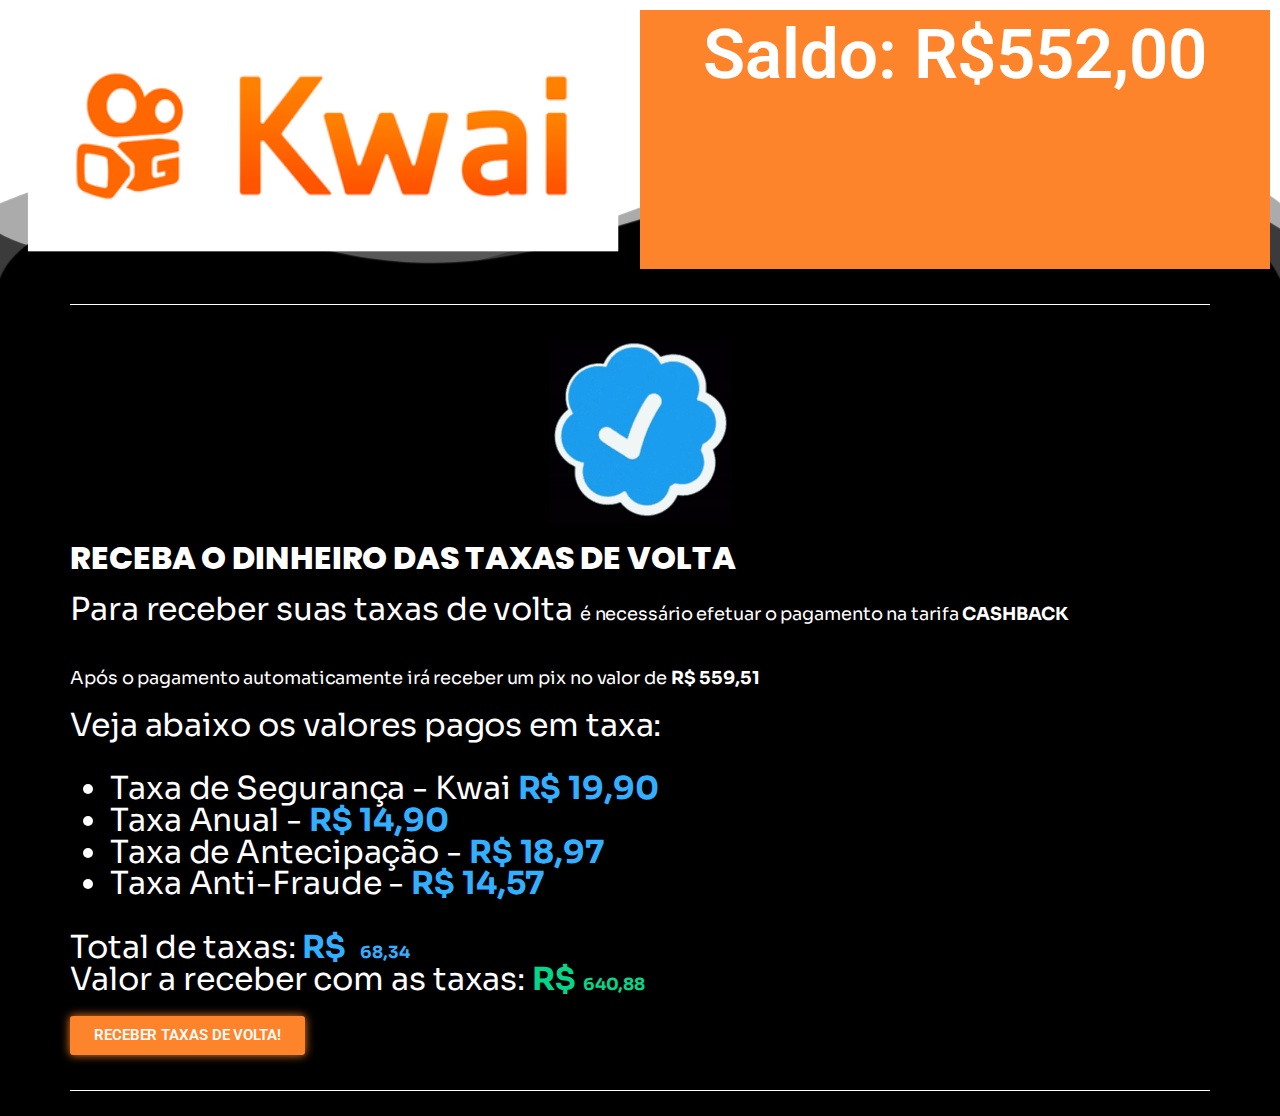
<file: 04/index.html>
<!DOCTYPE html>
<html lang="en-US">

<head>

	<meta charset="UTF-8">
	<title>p4 – app</title>
	<meta name="viewport" content="width=device-width, initial-scale=1">
	<meta name="robots" content="max-image-preview:large">
	<style>
		img:is([sizes="auto" i], [sizes^="auto," i]) {
			contain-intrinsic-size: 3000px 1500px
		}
	</style>
	<title>p4 – app</title>
	<link rel="alternate" type="application/rss+xml" title="app » Feed" href="https://segueadicanova.online/feed/">
	<link rel="alternate" type="application/rss+xml" title="app » Comments Feed"
		href="https://segueadicanova.online/comments/feed/">
	<script>
		window._wpemojiSettings = { "baseUrl": "https:\/\/s.w.org\/images\/core\/emoji\/15.0.3\/72x72\/", "ext": ".png", "svgUrl": "https:\/\/s.w.org\/images\/core\/emoji\/15.0.3\/svg\/", "svgExt": ".svg", "source": { "concatemoji": "https:\/\/segueadicanova.online\/wp-includes\/js\/wp-emoji-release.min.js?ver=6.7.1" } };
		/*! This file is auto-generated */
		!function (i, n) { var o, s, e; function c(e) { try { var t = { supportTests: e, timestamp: (new Date).valueOf() }; sessionStorage.setItem(o, JSON.stringify(t)) } catch (e) { } } function p(e, t, n) { e.clearRect(0, 0, e.canvas.width, e.canvas.height), e.fillText(t, 0, 0); var t = new Uint32Array(e.getImageData(0, 0, e.canvas.width, e.canvas.height).data), r = (e.clearRect(0, 0, e.canvas.width, e.canvas.height), e.fillText(n, 0, 0), new Uint32Array(e.getImageData(0, 0, e.canvas.width, e.canvas.height).data)); return t.every(function (e, t) { return e === r[t] }) } function u(e, t, n) { switch (t) { case "flag": return n(e, "\ud83c\udff3\ufe0f\u200d\u26a7\ufe0f", "\ud83c\udff3\ufe0f\u200b\u26a7\ufe0f") ? !1 : !n(e, "\ud83c\uddfa\ud83c\uddf3", "\ud83c\uddfa\u200b\ud83c\uddf3") && !n(e, "\ud83c\udff4\udb40\udc67\udb40\udc62\udb40\udc65\udb40\udc6e\udb40\udc67\udb40\udc7f", "\ud83c\udff4\u200b\udb40\udc67\u200b\udb40\udc62\u200b\udb40\udc65\u200b\udb40\udc6e\u200b\udb40\udc67\u200b\udb40\udc7f"); case "emoji": return !n(e, "\ud83d\udc26\u200d\u2b1b", "\ud83d\udc26\u200b\u2b1b") }return !1 } function f(e, t, n) { var r = "undefined" != typeof WorkerGlobalScope && self instanceof WorkerGlobalScope ? new OffscreenCanvas(300, 150) : i.createElement("canvas"), a = r.getContext("2d", { willReadFrequently: !0 }), o = (a.textBaseline = "top", a.font = "600 32px Arial", {}); return e.forEach(function (e) { o[e] = t(a, e, n) }), o } function t(e) { var t = i.createElement("script"); t.src = e, t.defer = !0, i.head.appendChild(t) } "undefined" != typeof Promise && (o = "wpEmojiSettingsSupports", s = ["flag", "emoji"], n.supports = { everything: !0, everythingExceptFlag: !0 }, e = new Promise(function (e) { i.addEventListener("DOMContentLoaded", e, { once: !0 }) }), new Promise(function (t) { var n = function () { try { var e = JSON.parse(sessionStorage.getItem(o)); if ("object" == typeof e && "number" == typeof e.timestamp && (new Date).valueOf() < e.timestamp + 604800 && "object" == typeof e.supportTests) return e.supportTests } catch (e) { } return null }(); if (!n) { if ("undefined" != typeof Worker && "undefined" != typeof OffscreenCanvas && "undefined" != typeof URL && URL.createObjectURL && "undefined" != typeof Blob) try { var e = "postMessage(" + f.toString() + "(" + [JSON.stringify(s), u.toString(), p.toString()].join(",") + "));", r = new Blob([e], { type: "text/javascript" }), a = new Worker(URL.createObjectURL(r), { name: "wpTestEmojiSupports" }); return void (a.onmessage = function (e) { c(n = e.data), a.terminate(), t(n) }) } catch (e) { } c(n = f(s, u, p)) } t(n) }).then(function (e) { for (var t in e) n.supports[t] = e[t], n.supports.everything = n.supports.everything && n.supports[t], "flag" !== t && (n.supports.everythingExceptFlag = n.supports.everythingExceptFlag && n.supports[t]); n.supports.everythingExceptFlag = n.supports.everythingExceptFlag && !n.supports.flag, n.DOMReady = !1, n.readyCallback = function () { n.DOMReady = !0 } }).then(function () { return e }).then(function () { var e; n.supports.everything || (n.readyCallback(), (e = n.source || {}).concatemoji ? t(e.concatemoji) : e.wpemoji && e.twemoji && (t(e.twemoji), t(e.wpemoji))) })) }((window, document), window._wpemojiSettings);
	</script>
	<style id="wp-emoji-styles-inline-css">
		img.wp-smiley,
		img.emoji {
			display: inline !important;
			border: none !important;
			box-shadow: none !important;
			height: 1em !important;
			width: 1em !important;
			margin: 0 0.07em !important;
			vertical-align: -0.1em !important;
			background: none !important;
			padding: 0 !important;
		}
	</style>
	<style id="wp-block-library-inline-css">
		:root {
			--wp-admin-theme-color: #007cba;
			--wp-admin-theme-color--rgb: 0, 124, 186;
			--wp-admin-theme-color-darker-10: #006ba1;
			--wp-admin-theme-color-darker-10--rgb: 0, 107, 161;
			--wp-admin-theme-color-darker-20: #005a87;
			--wp-admin-theme-color-darker-20--rgb: 0, 90, 135;
			--wp-admin-border-width-focus: 2px;
			--wp-block-synced-color: #7a00df;
			--wp-block-synced-color--rgb: 122, 0, 223;
			--wp-bound-block-color: var(--wp-block-synced-color)
		}

		@media (min-resolution:192dpi) {
			:root {
				--wp-admin-border-width-focus: 1.5px
			}
		}

		.wp-element-button {
			cursor: pointer
		}

		:root {
			--wp--preset--font-size--normal: 16px;
			--wp--preset--font-size--huge: 42px
		}

		:root .has-very-light-gray-background-color {
			background-color: #eee
		}

		:root .has-very-dark-gray-background-color {
			background-color: #313131
		}

		:root .has-very-light-gray-color {
			color: #eee
		}

		:root .has-very-dark-gray-color {
			color: #313131
		}

		:root .has-vivid-green-cyan-to-vivid-cyan-blue-gradient-background {
			background: linear-gradient(135deg, #00d084, #0693e3)
		}

		:root .has-purple-crush-gradient-background {
			background: linear-gradient(135deg, #34e2e4, #4721fb 50%, #ab1dfe)
		}

		:root .has-hazy-dawn-gradient-background {
			background: linear-gradient(135deg, #faaca8, #dad0ec)
		}

		:root .has-subdued-olive-gradient-background {
			background: linear-gradient(135deg, #fafae1, #67a671)
		}

		:root .has-atomic-cream-gradient-background {
			background: linear-gradient(135deg, #fdd79a, #004a59)
		}

		:root .has-nightshade-gradient-background {
			background: linear-gradient(135deg, #330968, #31cdcf)
		}

		:root .has-midnight-gradient-background {
			background: linear-gradient(135deg, #020381, #2874fc)
		}

		.has-regular-font-size {
			font-size: 1em
		}

		.has-larger-font-size {
			font-size: 2.625em
		}

		.has-normal-font-size {
			font-size: var(--wp--preset--font-size--normal)
		}

		.has-huge-font-size {
			font-size: var(--wp--preset--font-size--huge)
		}

		.has-text-align-center {
			text-align: center
		}

		.has-text-align-left {
			text-align: left
		}

		.has-text-align-right {
			text-align: right
		}

		#end-resizable-editor-section {
			display: none
		}

		.aligncenter {
			clear: both
		}

		.items-justified-left {
			justify-content: flex-start
		}

		.items-justified-center {
			justify-content: center
		}

		.items-justified-right {
			justify-content: flex-end
		}

		.items-justified-space-between {
			justify-content: space-between
		}

		.screen-reader-text {
			border: 0;
			clip: rect(1px, 1px, 1px, 1px);
			clip-path: inset(50%);
			height: 1px;
			margin: -1px;
			overflow: hidden;
			padding: 0;
			position: absolute;
			width: 1px;
			word-wrap: normal !important
		}

		.screen-reader-text:focus {
			background-color: #ddd;
			clip: auto !important;
			clip-path: none;
			color: #444;
			display: block;
			font-size: 1em;
			height: auto;
			left: 5px;
			line-height: normal;
			padding: 15px 23px 14px;
			text-decoration: none;
			top: 5px;
			width: auto;
			z-index: 100000
		}

		html :where(.has-border-color) {
			border-style: solid
		}

		html :where([style*=border-top-color]) {
			border-top-style: solid
		}

		html :where([style*=border-right-color]) {
			border-right-style: solid
		}

		html :where([style*=border-bottom-color]) {
			border-bottom-style: solid
		}

		html :where([style*=border-left-color]) {
			border-left-style: solid
		}

		html :where([style*=border-width]) {
			border-style: solid
		}

		html :where([style*=border-top-width]) {
			border-top-style: solid
		}

		html :where([style*=border-right-width]) {
			border-right-style: solid
		}

		html :where([style*=border-bottom-width]) {
			border-bottom-style: solid
		}

		html :where([style*=border-left-width]) {
			border-left-style: solid
		}

		html :where(img[class*=wp-image-]) {
			height: auto;
			max-width: 100%
		}

		:where(figure) {
			margin: 0 0 1em
		}

		html :where(.is-position-sticky) {
			--wp-admin--admin-bar--position-offset: var(--wp-admin--admin-bar--height, 0px)
		}

		@media screen and (max-width:600px) {
			html :where(.is-position-sticky) {
				--wp-admin--admin-bar--position-offset: 0px
			}
		}
	</style>
	<style id="global-styles-inline-css">
		:root {
			--wp--preset--aspect-ratio--square: 1;
			--wp--preset--aspect-ratio--4-3: 4/3;
			--wp--preset--aspect-ratio--3-4: 3/4;
			--wp--preset--aspect-ratio--3-2: 3/2;
			--wp--preset--aspect-ratio--2-3: 2/3;
			--wp--preset--aspect-ratio--16-9: 16/9;
			--wp--preset--aspect-ratio--9-16: 9/16;
			--wp--preset--color--black: #000000;
			--wp--preset--color--cyan-bluish-gray: #abb8c3;
			--wp--preset--color--white: #ffffff;
			--wp--preset--color--pale-pink: #f78da7;
			--wp--preset--color--vivid-red: #cf2e2e;
			--wp--preset--color--luminous-vivid-orange: #ff6900;
			--wp--preset--color--luminous-vivid-amber: #fcb900;
			--wp--preset--color--light-green-cyan: #7bdcb5;
			--wp--preset--color--vivid-green-cyan: #00d084;
			--wp--preset--color--pale-cyan-blue: #8ed1fc;
			--wp--preset--color--vivid-cyan-blue: #0693e3;
			--wp--preset--color--vivid-purple: #9b51e0;
			--wp--preset--color--base: #FFFFFF;
			--wp--preset--color--contrast: #111111;
			--wp--preset--color--accent-1: #FFEE58;
			--wp--preset--color--accent-2: #F6CFF4;
			--wp--preset--color--accent-3: #503AA8;
			--wp--preset--color--accent-4: #686868;
			--wp--preset--color--accent-5: #FBFAF3;
			--wp--preset--color--accent-6: color-mix(in srgb, currentColor 20%, transparent);
			--wp--preset--gradient--vivid-cyan-blue-to-vivid-purple: linear-gradient(135deg, rgba(6, 147, 227, 1) 0%, rgb(155, 81, 224) 100%);
			--wp--preset--gradient--light-green-cyan-to-vivid-green-cyan: linear-gradient(135deg, rgb(122, 220, 180) 0%, rgb(0, 208, 130) 100%);
			--wp--preset--gradient--luminous-vivid-amber-to-luminous-vivid-orange: linear-gradient(135deg, rgba(252, 185, 0, 1) 0%, rgba(255, 105, 0, 1) 100%);
			--wp--preset--gradient--luminous-vivid-orange-to-vivid-red: linear-gradient(135deg, rgba(255, 105, 0, 1) 0%, rgb(207, 46, 46) 100%);
			--wp--preset--gradient--very-light-gray-to-cyan-bluish-gray: linear-gradient(135deg, rgb(238, 238, 238) 0%, rgb(169, 184, 195) 100%);
			--wp--preset--gradient--cool-to-warm-spectrum: linear-gradient(135deg, rgb(74, 234, 220) 0%, rgb(151, 120, 209) 20%, rgb(207, 42, 186) 40%, rgb(238, 44, 130) 60%, rgb(251, 105, 98) 80%, rgb(254, 248, 76) 100%);
			--wp--preset--gradient--blush-light-purple: linear-gradient(135deg, rgb(255, 206, 236) 0%, rgb(152, 150, 240) 100%);
			--wp--preset--gradient--blush-bordeaux: linear-gradient(135deg, rgb(254, 205, 165) 0%, rgb(254, 45, 45) 50%, rgb(107, 0, 62) 100%);
			--wp--preset--gradient--luminous-dusk: linear-gradient(135deg, rgb(255, 203, 112) 0%, rgb(199, 81, 192) 50%, rgb(65, 88, 208) 100%);
			--wp--preset--gradient--pale-ocean: linear-gradient(135deg, rgb(255, 245, 203) 0%, rgb(182, 227, 212) 50%, rgb(51, 167, 181) 100%);
			--wp--preset--gradient--electric-grass: linear-gradient(135deg, rgb(202, 248, 128) 0%, rgb(113, 206, 126) 100%);
			--wp--preset--gradient--midnight: linear-gradient(135deg, rgb(2, 3, 129) 0%, rgb(40, 116, 252) 100%);
			--wp--preset--font-size--small: 0.875rem;
			--wp--preset--font-size--medium: clamp(1rem, 1rem + ((1vw - 0.2rem) * 0.196), 1.125rem);
			--wp--preset--font-size--large: clamp(1.125rem, 1.125rem + ((1vw - 0.2rem) * 0.392), 1.375rem);
			--wp--preset--font-size--x-large: clamp(1.75rem, 1.75rem + ((1vw - 0.2rem) * 0.392), 2rem);
			--wp--preset--font-size--xx-large: clamp(2.15rem, 2.15rem + ((1vw - 0.2rem) * 1.333), 3rem);
			--wp--preset--font-family--manrope: Manrope, sans-serif;
			--wp--preset--font-family--fira-code: "Fira Code", monospace;
			--wp--preset--spacing--20: 10px;
			--wp--preset--spacing--30: 20px;
			--wp--preset--spacing--40: 30px;
			--wp--preset--spacing--50: clamp(30px, 5vw, 50px);
			--wp--preset--spacing--60: clamp(30px, 7vw, 70px);
			--wp--preset--spacing--70: clamp(50px, 7vw, 90px);
			--wp--preset--spacing--80: clamp(70px, 10vw, 140px);
			--wp--preset--shadow--natural: 6px 6px 9px rgba(0, 0, 0, 0.2);
			--wp--preset--shadow--deep: 12px 12px 50px rgba(0, 0, 0, 0.4);
			--wp--preset--shadow--sharp: 6px 6px 0px rgba(0, 0, 0, 0.2);
			--wp--preset--shadow--outlined: 6px 6px 0px -3px rgba(255, 255, 255, 1), 6px 6px rgba(0, 0, 0, 1);
			--wp--preset--shadow--crisp: 6px 6px 0px rgba(0, 0, 0, 1);
		}

		:root {
			--wp--style--global--content-size: 645px;
			--wp--style--global--wide-size: 1340px;
		}

		:where(body) {
			margin: 0;
		}

		.wp-site-blocks {
			padding-top: var(--wp--style--root--padding-top);
			padding-bottom: var(--wp--style--root--padding-bottom);
		}

		.has-global-padding {
			padding-right: var(--wp--style--root--padding-right);
			padding-left: var(--wp--style--root--padding-left);
		}

		.has-global-padding>.alignfull {
			margin-right: calc(var(--wp--style--root--padding-right) * -1);
			margin-left: calc(var(--wp--style--root--padding-left) * -1);
		}

		.has-global-padding :where(:not(.alignfull.is-layout-flow) > .has-global-padding:not(.wp-block-block, .alignfull)) {
			padding-right: 0;
			padding-left: 0;
		}

		.has-global-padding :where(:not(.alignfull.is-layout-flow) > .has-global-padding:not(.wp-block-block, .alignfull))>.alignfull {
			margin-left: 0;
			margin-right: 0;
		}

		.wp-site-blocks>.alignleft {
			float: left;
			margin-right: 2em;
		}

		.wp-site-blocks>.alignright {
			float: right;
			margin-left: 2em;
		}

		.wp-site-blocks>.aligncenter {
			justify-content: center;
			margin-left: auto;
			margin-right: auto;
		}

		:where(.wp-site-blocks)>* {
			margin-block-start: 1.2rem;
			margin-block-end: 0;
		}

		:where(.wp-site-blocks)> :first-child {
			margin-block-start: 0;
		}

		:where(.wp-site-blocks)> :last-child {
			margin-block-end: 0;
		}

		:root {
			--wp--style--block-gap: 1.2rem;
		}

		:root :where(.is-layout-flow)> :first-child {
			margin-block-start: 0;
		}

		:root :where(.is-layout-flow)> :last-child {
			margin-block-end: 0;
		}

		:root :where(.is-layout-flow)>* {
			margin-block-start: 1.2rem;
			margin-block-end: 0;
		}

		:root :where(.is-layout-constrained)> :first-child {
			margin-block-start: 0;
		}

		:root :where(.is-layout-constrained)> :last-child {
			margin-block-end: 0;
		}

		:root :where(.is-layout-constrained)>* {
			margin-block-start: 1.2rem;
			margin-block-end: 0;
		}

		:root :where(.is-layout-flex) {
			gap: 1.2rem;
		}

		:root :where(.is-layout-grid) {
			gap: 1.2rem;
		}

		.is-layout-flow>.alignleft {
			float: left;
			margin-inline-start: 0;
			margin-inline-end: 2em;
		}

		.is-layout-flow>.alignright {
			float: right;
			margin-inline-start: 2em;
			margin-inline-end: 0;
		}

		.is-layout-flow>.aligncenter {
			margin-left: auto !important;
			margin-right: auto !important;
		}

		.is-layout-constrained>.alignleft {
			float: left;
			margin-inline-start: 0;
			margin-inline-end: 2em;
		}

		.is-layout-constrained>.alignright {
			float: right;
			margin-inline-start: 2em;
			margin-inline-end: 0;
		}

		.is-layout-constrained>.aligncenter {
			margin-left: auto !important;
			margin-right: auto !important;
		}

		.is-layout-constrained> :where(:not(.alignleft):not(.alignright):not(.alignfull)) {
			max-width: var(--wp--style--global--content-size);
			margin-left: auto !important;
			margin-right: auto !important;
		}

		.is-layout-constrained>.alignwide {
			max-width: var(--wp--style--global--wide-size);
		}

		body .is-layout-flex {
			display: flex;
		}

		.is-layout-flex {
			flex-wrap: wrap;
			align-items: center;
		}

		.is-layout-flex> :is(*, div) {
			margin: 0;
		}

		body .is-layout-grid {
			display: grid;
		}

		.is-layout-grid> :is(*, div) {
			margin: 0;
		}

		body {
			background-color: var(--wp--preset--color--base);
			color: var(--wp--preset--color--contrast);
			font-family: var(--wp--preset--font-family--manrope);
			font-size: var(--wp--preset--font-size--large);
			font-weight: 300;
			letter-spacing: -0.1px;
			line-height: 1.4;
			--wp--style--root--padding-top: 0px;
			--wp--style--root--padding-right: var(--wp--preset--spacing--50);
			--wp--style--root--padding-bottom: 0px;
			--wp--style--root--padding-left: var(--wp--preset--spacing--50);
		}

		a:where(:not(.wp-element-button)) {
			color: currentColor;
			text-decoration: underline;
		}

		:root :where(a:where(:not(.wp-element-button)):hover) {
			text-decoration: none;
		}

		h1,
		h2,
		h3,
		h4,
		h5,
		h6 {
			font-weight: 400;
			letter-spacing: -0.1px;
			line-height: 1.125;
		}

		h1 {
			font-size: var(--wp--preset--font-size--xx-large);
		}

		h2 {
			font-size: var(--wp--preset--font-size--x-large);
		}

		h3 {
			font-size: var(--wp--preset--font-size--large);
		}

		h4 {
			font-size: var(--wp--preset--font-size--medium);
		}

		h5 {
			font-size: var(--wp--preset--font-size--small);
			letter-spacing: 0.5px;
		}

		h6 {
			font-size: var(--wp--preset--font-size--small);
			font-weight: 700;
			letter-spacing: 1.4px;
			text-transform: uppercase;
		}

		:root :where(.wp-element-button, .wp-block-button__link) {
			background-color: var(--wp--preset--color--contrast);
			border-width: 0;
			color: var(--wp--preset--color--base);
			font-family: inherit;
			font-size: var(--wp--preset--font-size--medium);
			line-height: inherit;
			padding-top: 1rem;
			padding-right: 2.25rem;
			padding-bottom: 1rem;
			padding-left: 2.25rem;
			text-decoration: none;
		}

		:root :where(.wp-element-button:hover, .wp-block-button__link:hover) {
			background-color: color-mix(in srgb, var(--wp--preset--color--contrast) 85%, transparent);
			border-color: transparent;
			color: var(--wp--preset--color--base);
		}

		:root :where(.wp-element-button:focus, .wp-block-button__link:focus) {
			outline-color: var(--wp--preset--color--accent-4);
			outline-offset: 2px;
		}

		:root :where(.wp-element-caption, .wp-block-audio figcaption, .wp-block-embed figcaption, .wp-block-gallery figcaption, .wp-block-image figcaption, .wp-block-table figcaption, .wp-block-video figcaption) {
			font-size: var(--wp--preset--font-size--small);
			line-height: 1.4;
		}

		.has-black-color {
			color: var(--wp--preset--color--black) !important;
		}

		.has-cyan-bluish-gray-color {
			color: var(--wp--preset--color--cyan-bluish-gray) !important;
		}

		.has-white-color {
			color: var(--wp--preset--color--white) !important;
		}

		.has-pale-pink-color {
			color: var(--wp--preset--color--pale-pink) !important;
		}

		.has-vivid-red-color {
			color: var(--wp--preset--color--vivid-red) !important;
		}

		.has-luminous-vivid-orange-color {
			color: var(--wp--preset--color--luminous-vivid-orange) !important;
		}

		.has-luminous-vivid-amber-color {
			color: var(--wp--preset--color--luminous-vivid-amber) !important;
		}

		.has-light-green-cyan-color {
			color: var(--wp--preset--color--light-green-cyan) !important;
		}

		.has-vivid-green-cyan-color {
			color: var(--wp--preset--color--vivid-green-cyan) !important;
		}

		.has-pale-cyan-blue-color {
			color: var(--wp--preset--color--pale-cyan-blue) !important;
		}

		.has-vivid-cyan-blue-color {
			color: var(--wp--preset--color--vivid-cyan-blue) !important;
		}

		.has-vivid-purple-color {
			color: var(--wp--preset--color--vivid-purple) !important;
		}

		.has-base-color {
			color: var(--wp--preset--color--base) !important;
		}

		.has-contrast-color {
			color: var(--wp--preset--color--contrast) !important;
		}

		.has-accent-1-color {
			color: var(--wp--preset--color--accent-1) !important;
		}

		.has-accent-2-color {
			color: var(--wp--preset--color--accent-2) !important;
		}

		.has-accent-3-color {
			color: var(--wp--preset--color--accent-3) !important;
		}

		.has-accent-4-color {
			color: var(--wp--preset--color--accent-4) !important;
		}

		.has-accent-5-color {
			color: var(--wp--preset--color--accent-5) !important;
		}

		.has-accent-6-color {
			color: var(--wp--preset--color--accent-6) !important;
		}

		.has-black-background-color {
			background-color: var(--wp--preset--color--black) !important;
		}

		.has-cyan-bluish-gray-background-color {
			background-color: var(--wp--preset--color--cyan-bluish-gray) !important;
		}

		.has-white-background-color {
			background-color: var(--wp--preset--color--white) !important;
		}

		.has-pale-pink-background-color {
			background-color: var(--wp--preset--color--pale-pink) !important;
		}

		.has-vivid-red-background-color {
			background-color: var(--wp--preset--color--vivid-red) !important;
		}

		.has-luminous-vivid-orange-background-color {
			background-color: var(--wp--preset--color--luminous-vivid-orange) !important;
		}

		.has-luminous-vivid-amber-background-color {
			background-color: var(--wp--preset--color--luminous-vivid-amber) !important;
		}

		.has-light-green-cyan-background-color {
			background-color: var(--wp--preset--color--light-green-cyan) !important;
		}

		.has-vivid-green-cyan-background-color {
			background-color: var(--wp--preset--color--vivid-green-cyan) !important;
		}

		.has-pale-cyan-blue-background-color {
			background-color: var(--wp--preset--color--pale-cyan-blue) !important;
		}

		.has-vivid-cyan-blue-background-color {
			background-color: var(--wp--preset--color--vivid-cyan-blue) !important;
		}

		.has-vivid-purple-background-color {
			background-color: var(--wp--preset--color--vivid-purple) !important;
		}

		.has-base-background-color {
			background-color: var(--wp--preset--color--base) !important;
		}

		.has-contrast-background-color {
			background-color: var(--wp--preset--color--contrast) !important;
		}

		.has-accent-1-background-color {
			background-color: var(--wp--preset--color--accent-1) !important;
		}

		.has-accent-2-background-color {
			background-color: var(--wp--preset--color--accent-2) !important;
		}

		.has-accent-3-background-color {
			background-color: var(--wp--preset--color--accent-3) !important;
		}

		.has-accent-4-background-color {
			background-color: var(--wp--preset--color--accent-4) !important;
		}

		.has-accent-5-background-color {
			background-color: var(--wp--preset--color--accent-5) !important;
		}

		.has-accent-6-background-color {
			background-color: var(--wp--preset--color--accent-6) !important;
		}

		.has-black-border-color {
			border-color: var(--wp--preset--color--black) !important;
		}

		.has-cyan-bluish-gray-border-color {
			border-color: var(--wp--preset--color--cyan-bluish-gray) !important;
		}

		.has-white-border-color {
			border-color: var(--wp--preset--color--white) !important;
		}

		.has-pale-pink-border-color {
			border-color: var(--wp--preset--color--pale-pink) !important;
		}

		.has-vivid-red-border-color {
			border-color: var(--wp--preset--color--vivid-red) !important;
		}

		.has-luminous-vivid-orange-border-color {
			border-color: var(--wp--preset--color--luminous-vivid-orange) !important;
		}

		.has-luminous-vivid-amber-border-color {
			border-color: var(--wp--preset--color--luminous-vivid-amber) !important;
		}

		.has-light-green-cyan-border-color {
			border-color: var(--wp--preset--color--light-green-cyan) !important;
		}

		.has-vivid-green-cyan-border-color {
			border-color: var(--wp--preset--color--vivid-green-cyan) !important;
		}

		.has-pale-cyan-blue-border-color {
			border-color: var(--wp--preset--color--pale-cyan-blue) !important;
		}

		.has-vivid-cyan-blue-border-color {
			border-color: var(--wp--preset--color--vivid-cyan-blue) !important;
		}

		.has-vivid-purple-border-color {
			border-color: var(--wp--preset--color--vivid-purple) !important;
		}

		.has-base-border-color {
			border-color: var(--wp--preset--color--base) !important;
		}

		.has-contrast-border-color {
			border-color: var(--wp--preset--color--contrast) !important;
		}

		.has-accent-1-border-color {
			border-color: var(--wp--preset--color--accent-1) !important;
		}

		.has-accent-2-border-color {
			border-color: var(--wp--preset--color--accent-2) !important;
		}

		.has-accent-3-border-color {
			border-color: var(--wp--preset--color--accent-3) !important;
		}

		.has-accent-4-border-color {
			border-color: var(--wp--preset--color--accent-4) !important;
		}

		.has-accent-5-border-color {
			border-color: var(--wp--preset--color--accent-5) !important;
		}

		.has-accent-6-border-color {
			border-color: var(--wp--preset--color--accent-6) !important;
		}

		.has-vivid-cyan-blue-to-vivid-purple-gradient-background {
			background: var(--wp--preset--gradient--vivid-cyan-blue-to-vivid-purple) !important;
		}

		.has-light-green-cyan-to-vivid-green-cyan-gradient-background {
			background: var(--wp--preset--gradient--light-green-cyan-to-vivid-green-cyan) !important;
		}

		.has-luminous-vivid-amber-to-luminous-vivid-orange-gradient-background {
			background: var(--wp--preset--gradient--luminous-vivid-amber-to-luminous-vivid-orange) !important;
		}

		.has-luminous-vivid-orange-to-vivid-red-gradient-background {
			background: var(--wp--preset--gradient--luminous-vivid-orange-to-vivid-red) !important;
		}

		.has-very-light-gray-to-cyan-bluish-gray-gradient-background {
			background: var(--wp--preset--gradient--very-light-gray-to-cyan-bluish-gray) !important;
		}

		.has-cool-to-warm-spectrum-gradient-background {
			background: var(--wp--preset--gradient--cool-to-warm-spectrum) !important;
		}

		.has-blush-light-purple-gradient-background {
			background: var(--wp--preset--gradient--blush-light-purple) !important;
		}

		.has-blush-bordeaux-gradient-background {
			background: var(--wp--preset--gradient--blush-bordeaux) !important;
		}

		.has-luminous-dusk-gradient-background {
			background: var(--wp--preset--gradient--luminous-dusk) !important;
		}

		.has-pale-ocean-gradient-background {
			background: var(--wp--preset--gradient--pale-ocean) !important;
		}

		.has-electric-grass-gradient-background {
			background: var(--wp--preset--gradient--electric-grass) !important;
		}

		.has-midnight-gradient-background {
			background: var(--wp--preset--gradient--midnight) !important;
		}

		.has-small-font-size {
			font-size: var(--wp--preset--font-size--small) !important;
		}

		.has-medium-font-size {
			font-size: var(--wp--preset--font-size--medium) !important;
		}

		.has-large-font-size {
			font-size: var(--wp--preset--font-size--large) !important;
		}

		.has-x-large-font-size {
			font-size: var(--wp--preset--font-size--x-large) !important;
		}

		.has-xx-large-font-size {
			font-size: var(--wp--preset--font-size--xx-large) !important;
		}

		.has-manrope-font-family {
			font-family: var(--wp--preset--font-family--manrope) !important;
		}

		.has-fira-code-font-family {
			font-family: var(--wp--preset--font-family--fira-code) !important;
		}
	</style>
	<style id="wp-block-template-skip-link-inline-css">
		.skip-link.screen-reader-text {
			border: 0;
			clip: rect(1px, 1px, 1px, 1px);
			clip-path: inset(50%);
			height: 1px;
			margin: -1px;
			overflow: hidden;
			padding: 0;
			position: absolute !important;
			width: 1px;
			word-wrap: normal !important;
		}

		.skip-link.screen-reader-text:focus {
			background-color: #eee;
			clip: auto !important;
			clip-path: none;
			color: #444;
			display: block;
			font-size: 1em;
			height: auto;
			left: 5px;
			line-height: normal;
			padding: 15px 23px 14px;
			text-decoration: none;
			top: 5px;
			width: auto;
			z-index: 100000;
		}
	</style>
	<link rel="stylesheet" id="twentytwentyfive-style-css" href="css/style.css" media="all">
	<link rel="stylesheet" id="elementor-frontend-css" href="css/frontend.min.css" media="all">
	<style id="elementor-frontend-inline-css">
		@-webkit-keyframes ha_fadeIn {
			0% {
				opacity: 0
			}

			to {
				opacity: 1
			}
		}

		@keyframes ha_fadeIn {
			0% {
				opacity: 0
			}

			to {
				opacity: 1
			}
		}

		@-webkit-keyframes ha_zoomIn {
			0% {
				opacity: 0;
				-webkit-transform: scale3d(.3, .3, .3);
				transform: scale3d(.3, .3, .3)
			}

			50% {
				opacity: 1
			}
		}

		@keyframes ha_zoomIn {
			0% {
				opacity: 0;
				-webkit-transform: scale3d(.3, .3, .3);
				transform: scale3d(.3, .3, .3)
			}

			50% {
				opacity: 1
			}
		}

		@-webkit-keyframes ha_rollIn {
			0% {
				opacity: 0;
				-webkit-transform: translate3d(-100%, 0, 0) rotate3d(0, 0, 1, -120deg);
				transform: translate3d(-100%, 0, 0) rotate3d(0, 0, 1, -120deg)
			}

			to {
				opacity: 1
			}
		}

		@keyframes ha_rollIn {
			0% {
				opacity: 0;
				-webkit-transform: translate3d(-100%, 0, 0) rotate3d(0, 0, 1, -120deg);
				transform: translate3d(-100%, 0, 0) rotate3d(0, 0, 1, -120deg)
			}

			to {
				opacity: 1
			}
		}

		@-webkit-keyframes ha_bounce {

			0%,
			20%,
			53%,
			to {
				-webkit-animation-timing-function: cubic-bezier(.215, .61, .355, 1);
				animation-timing-function: cubic-bezier(.215, .61, .355, 1)
			}

			40%,
			43% {
				-webkit-transform: translate3d(0, -30px, 0) scaleY(1.1);
				transform: translate3d(0, -30px, 0) scaleY(1.1);
				-webkit-animation-timing-function: cubic-bezier(.755, .05, .855, .06);
				animation-timing-function: cubic-bezier(.755, .05, .855, .06)
			}

			70% {
				-webkit-transform: translate3d(0, -15px, 0) scaleY(1.05);
				transform: translate3d(0, -15px, 0) scaleY(1.05);
				-webkit-animation-timing-function: cubic-bezier(.755, .05, .855, .06);
				animation-timing-function: cubic-bezier(.755, .05, .855, .06)
			}

			80% {
				-webkit-transition-timing-function: cubic-bezier(.215, .61, .355, 1);
				transition-timing-function: cubic-bezier(.215, .61, .355, 1);
				-webkit-transform: translate3d(0, 0, 0) scaleY(.95);
				transform: translate3d(0, 0, 0) scaleY(.95)
			}

			90% {
				-webkit-transform: translate3d(0, -4px, 0) scaleY(1.02);
				transform: translate3d(0, -4px, 0) scaleY(1.02)
			}
		}

		@keyframes ha_bounce {

			0%,
			20%,
			53%,
			to {
				-webkit-animation-timing-function: cubic-bezier(.215, .61, .355, 1);
				animation-timing-function: cubic-bezier(.215, .61, .355, 1)
			}

			40%,
			43% {
				-webkit-transform: translate3d(0, -30px, 0) scaleY(1.1);
				transform: translate3d(0, -30px, 0) scaleY(1.1);
				-webkit-animation-timing-function: cubic-bezier(.755, .05, .855, .06);
				animation-timing-function: cubic-bezier(.755, .05, .855, .06)
			}

			70% {
				-webkit-transform: translate3d(0, -15px, 0) scaleY(1.05);
				transform: translate3d(0, -15px, 0) scaleY(1.05);
				-webkit-animation-timing-function: cubic-bezier(.755, .05, .855, .06);
				animation-timing-function: cubic-bezier(.755, .05, .855, .06)
			}

			80% {
				-webkit-transition-timing-function: cubic-bezier(.215, .61, .355, 1);
				transition-timing-function: cubic-bezier(.215, .61, .355, 1);
				-webkit-transform: translate3d(0, 0, 0) scaleY(.95);
				transform: translate3d(0, 0, 0) scaleY(.95)
			}

			90% {
				-webkit-transform: translate3d(0, -4px, 0) scaleY(1.02);
				transform: translate3d(0, -4px, 0) scaleY(1.02)
			}
		}

		@-webkit-keyframes ha_bounceIn {

			0%,
			20%,
			40%,
			60%,
			80%,
			to {
				-webkit-animation-timing-function: cubic-bezier(.215, .61, .355, 1);
				animation-timing-function: cubic-bezier(.215, .61, .355, 1)
			}

			0% {
				opacity: 0;
				-webkit-transform: scale3d(.3, .3, .3);
				transform: scale3d(.3, .3, .3)
			}

			20% {
				-webkit-transform: scale3d(1.1, 1.1, 1.1);
				transform: scale3d(1.1, 1.1, 1.1)
			}

			40% {
				-webkit-transform: scale3d(.9, .9, .9);
				transform: scale3d(.9, .9, .9)
			}

			60% {
				opacity: 1;
				-webkit-transform: scale3d(1.03, 1.03, 1.03);
				transform: scale3d(1.03, 1.03, 1.03)
			}

			80% {
				-webkit-transform: scale3d(.97, .97, .97);
				transform: scale3d(.97, .97, .97)
			}

			to {
				opacity: 1
			}
		}

		@keyframes ha_bounceIn {

			0%,
			20%,
			40%,
			60%,
			80%,
			to {
				-webkit-animation-timing-function: cubic-bezier(.215, .61, .355, 1);
				animation-timing-function: cubic-bezier(.215, .61, .355, 1)
			}

			0% {
				opacity: 0;
				-webkit-transform: scale3d(.3, .3, .3);
				transform: scale3d(.3, .3, .3)
			}

			20% {
				-webkit-transform: scale3d(1.1, 1.1, 1.1);
				transform: scale3d(1.1, 1.1, 1.1)
			}

			40% {
				-webkit-transform: scale3d(.9, .9, .9);
				transform: scale3d(.9, .9, .9)
			}

			60% {
				opacity: 1;
				-webkit-transform: scale3d(1.03, 1.03, 1.03);
				transform: scale3d(1.03, 1.03, 1.03)
			}

			80% {
				-webkit-transform: scale3d(.97, .97, .97);
				transform: scale3d(.97, .97, .97)
			}

			to {
				opacity: 1
			}
		}

		@-webkit-keyframes ha_flipInX {
			0% {
				opacity: 0;
				-webkit-transform: perspective(400px) rotate3d(1, 0, 0, 90deg);
				transform: perspective(400px) rotate3d(1, 0, 0, 90deg);
				-webkit-animation-timing-function: ease-in;
				animation-timing-function: ease-in
			}

			40% {
				-webkit-transform: perspective(400px) rotate3d(1, 0, 0, -20deg);
				transform: perspective(400px) rotate3d(1, 0, 0, -20deg);
				-webkit-animation-timing-function: ease-in;
				animation-timing-function: ease-in
			}

			60% {
				opacity: 1;
				-webkit-transform: perspective(400px) rotate3d(1, 0, 0, 10deg);
				transform: perspective(400px) rotate3d(1, 0, 0, 10deg)
			}

			80% {
				-webkit-transform: perspective(400px) rotate3d(1, 0, 0, -5deg);
				transform: perspective(400px) rotate3d(1, 0, 0, -5deg)
			}
		}

		@keyframes ha_flipInX {
			0% {
				opacity: 0;
				-webkit-transform: perspective(400px) rotate3d(1, 0, 0, 90deg);
				transform: perspective(400px) rotate3d(1, 0, 0, 90deg);
				-webkit-animation-timing-function: ease-in;
				animation-timing-function: ease-in
			}

			40% {
				-webkit-transform: perspective(400px) rotate3d(1, 0, 0, -20deg);
				transform: perspective(400px) rotate3d(1, 0, 0, -20deg);
				-webkit-animation-timing-function: ease-in;
				animation-timing-function: ease-in
			}

			60% {
				opacity: 1;
				-webkit-transform: perspective(400px) rotate3d(1, 0, 0, 10deg);
				transform: perspective(400px) rotate3d(1, 0, 0, 10deg)
			}

			80% {
				-webkit-transform: perspective(400px) rotate3d(1, 0, 0, -5deg);
				transform: perspective(400px) rotate3d(1, 0, 0, -5deg)
			}
		}

		@-webkit-keyframes ha_flipInY {
			0% {
				opacity: 0;
				-webkit-transform: perspective(400px) rotate3d(0, 1, 0, 90deg);
				transform: perspective(400px) rotate3d(0, 1, 0, 90deg);
				-webkit-animation-timing-function: ease-in;
				animation-timing-function: ease-in
			}

			40% {
				-webkit-transform: perspective(400px) rotate3d(0, 1, 0, -20deg);
				transform: perspective(400px) rotate3d(0, 1, 0, -20deg);
				-webkit-animation-timing-function: ease-in;
				animation-timing-function: ease-in
			}

			60% {
				opacity: 1;
				-webkit-transform: perspective(400px) rotate3d(0, 1, 0, 10deg);
				transform: perspective(400px) rotate3d(0, 1, 0, 10deg)
			}

			80% {
				-webkit-transform: perspective(400px) rotate3d(0, 1, 0, -5deg);
				transform: perspective(400px) rotate3d(0, 1, 0, -5deg)
			}
		}

		@keyframes ha_flipInY {
			0% {
				opacity: 0;
				-webkit-transform: perspective(400px) rotate3d(0, 1, 0, 90deg);
				transform: perspective(400px) rotate3d(0, 1, 0, 90deg);
				-webkit-animation-timing-function: ease-in;
				animation-timing-function: ease-in
			}

			40% {
				-webkit-transform: perspective(400px) rotate3d(0, 1, 0, -20deg);
				transform: perspective(400px) rotate3d(0, 1, 0, -20deg);
				-webkit-animation-timing-function: ease-in;
				animation-timing-function: ease-in
			}

			60% {
				opacity: 1;
				-webkit-transform: perspective(400px) rotate3d(0, 1, 0, 10deg);
				transform: perspective(400px) rotate3d(0, 1, 0, 10deg)
			}

			80% {
				-webkit-transform: perspective(400px) rotate3d(0, 1, 0, -5deg);
				transform: perspective(400px) rotate3d(0, 1, 0, -5deg)
			}
		}

		@-webkit-keyframes ha_swing {
			20% {
				-webkit-transform: rotate3d(0, 0, 1, 15deg);
				transform: rotate3d(0, 0, 1, 15deg)
			}

			40% {
				-webkit-transform: rotate3d(0, 0, 1, -10deg);
				transform: rotate3d(0, 0, 1, -10deg)
			}

			60% {
				-webkit-transform: rotate3d(0, 0, 1, 5deg);
				transform: rotate3d(0, 0, 1, 5deg)
			}

			80% {
				-webkit-transform: rotate3d(0, 0, 1, -5deg);
				transform: rotate3d(0, 0, 1, -5deg)
			}
		}

		@keyframes ha_swing {
			20% {
				-webkit-transform: rotate3d(0, 0, 1, 15deg);
				transform: rotate3d(0, 0, 1, 15deg)
			}

			40% {
				-webkit-transform: rotate3d(0, 0, 1, -10deg);
				transform: rotate3d(0, 0, 1, -10deg)
			}

			60% {
				-webkit-transform: rotate3d(0, 0, 1, 5deg);
				transform: rotate3d(0, 0, 1, 5deg)
			}

			80% {
				-webkit-transform: rotate3d(0, 0, 1, -5deg);
				transform: rotate3d(0, 0, 1, -5deg)
			}
		}

		@-webkit-keyframes ha_slideInDown {
			0% {
				visibility: visible;
				-webkit-transform: translate3d(0, -100%, 0);
				transform: translate3d(0, -100%, 0)
			}
		}

		@keyframes ha_slideInDown {
			0% {
				visibility: visible;
				-webkit-transform: translate3d(0, -100%, 0);
				transform: translate3d(0, -100%, 0)
			}
		}

		@-webkit-keyframes ha_slideInUp {
			0% {
				visibility: visible;
				-webkit-transform: translate3d(0, 100%, 0);
				transform: translate3d(0, 100%, 0)
			}
		}

		@keyframes ha_slideInUp {
			0% {
				visibility: visible;
				-webkit-transform: translate3d(0, 100%, 0);
				transform: translate3d(0, 100%, 0)
			}
		}

		@-webkit-keyframes ha_slideInLeft {
			0% {
				visibility: visible;
				-webkit-transform: translate3d(-100%, 0, 0);
				transform: translate3d(-100%, 0, 0)
			}
		}

		@keyframes ha_slideInLeft {
			0% {
				visibility: visible;
				-webkit-transform: translate3d(-100%, 0, 0);
				transform: translate3d(-100%, 0, 0)
			}
		}

		@-webkit-keyframes ha_slideInRight {
			0% {
				visibility: visible;
				-webkit-transform: translate3d(100%, 0, 0);
				transform: translate3d(100%, 0, 0)
			}
		}

		@keyframes ha_slideInRight {
			0% {
				visibility: visible;
				-webkit-transform: translate3d(100%, 0, 0);
				transform: translate3d(100%, 0, 0)
			}
		}

		.ha_fadeIn {
			-webkit-animation-name: ha_fadeIn;
			animation-name: ha_fadeIn
		}

		.ha_zoomIn {
			-webkit-animation-name: ha_zoomIn;
			animation-name: ha_zoomIn
		}

		.ha_rollIn {
			-webkit-animation-name: ha_rollIn;
			animation-name: ha_rollIn
		}

		.ha_bounce {
			-webkit-transform-origin: center bottom;
			-ms-transform-origin: center bottom;
			transform-origin: center bottom;
			-webkit-animation-name: ha_bounce;
			animation-name: ha_bounce
		}

		.ha_bounceIn {
			-webkit-animation-name: ha_bounceIn;
			animation-name: ha_bounceIn;
			-webkit-animation-duration: .75s;
			-webkit-animation-duration: calc(var(--animate-duration)*.75);
			animation-duration: .75s;
			animation-duration: calc(var(--animate-duration)*.75)
		}

		.ha_flipInX,
		.ha_flipInY {
			-webkit-animation-name: ha_flipInX;
			animation-name: ha_flipInX;
			-webkit-backface-visibility: visible !important;
			backface-visibility: visible !important
		}

		.ha_flipInY {
			-webkit-animation-name: ha_flipInY;
			animation-name: ha_flipInY
		}

		.ha_swing {
			-webkit-transform-origin: top center;
			-ms-transform-origin: top center;
			transform-origin: top center;
			-webkit-animation-name: ha_swing;
			animation-name: ha_swing
		}

		.ha_slideInDown {
			-webkit-animation-name: ha_slideInDown;
			animation-name: ha_slideInDown
		}

		.ha_slideInUp {
			-webkit-animation-name: ha_slideInUp;
			animation-name: ha_slideInUp
		}

		.ha_slideInLeft {
			-webkit-animation-name: ha_slideInLeft;
			animation-name: ha_slideInLeft
		}

		.ha_slideInRight {
			-webkit-animation-name: ha_slideInRight;
			animation-name: ha_slideInRight
		}

		.ha-css-transform-yes {
			-webkit-transition-duration: var(--ha-tfx-transition-duration, .2s);
			transition-duration: var(--ha-tfx-transition-duration, .2s);
			-webkit-transition-property: -webkit-transform;
			transition-property: transform;
			transition-property: transform, -webkit-transform;
			-webkit-transform: translate(var(--ha-tfx-translate-x, 0), var(--ha-tfx-translate-y, 0)) scale(var(--ha-tfx-scale-x, 1), var(--ha-tfx-scale-y, 1)) skew(var(--ha-tfx-skew-x, 0), var(--ha-tfx-skew-y, 0)) rotateX(var(--ha-tfx-rotate-x, 0)) rotateY(var(--ha-tfx-rotate-y, 0)) rotateZ(var(--ha-tfx-rotate-z, 0));
			transform: translate(var(--ha-tfx-translate-x, 0), var(--ha-tfx-translate-y, 0)) scale(var(--ha-tfx-scale-x, 1), var(--ha-tfx-scale-y, 1)) skew(var(--ha-tfx-skew-x, 0), var(--ha-tfx-skew-y, 0)) rotateX(var(--ha-tfx-rotate-x, 0)) rotateY(var(--ha-tfx-rotate-y, 0)) rotateZ(var(--ha-tfx-rotate-z, 0))
		}

		.ha-css-transform-yes:hover {
			-webkit-transform: translate(var(--ha-tfx-translate-x-hover, var(--ha-tfx-translate-x, 0)), var(--ha-tfx-translate-y-hover, var(--ha-tfx-translate-y, 0))) scale(var(--ha-tfx-scale-x-hover, var(--ha-tfx-scale-x, 1)), var(--ha-tfx-scale-y-hover, var(--ha-tfx-scale-y, 1))) skew(var(--ha-tfx-skew-x-hover, var(--ha-tfx-skew-x, 0)), var(--ha-tfx-skew-y-hover, var(--ha-tfx-skew-y, 0))) rotateX(var(--ha-tfx-rotate-x-hover, var(--ha-tfx-rotate-x, 0))) rotateY(var(--ha-tfx-rotate-y-hover, var(--ha-tfx-rotate-y, 0))) rotateZ(var(--ha-tfx-rotate-z-hover, var(--ha-tfx-rotate-z, 0)));
			transform: translate(var(--ha-tfx-translate-x-hover, var(--ha-tfx-translate-x, 0)), var(--ha-tfx-translate-y-hover, var(--ha-tfx-translate-y, 0))) scale(var(--ha-tfx-scale-x-hover, var(--ha-tfx-scale-x, 1)), var(--ha-tfx-scale-y-hover, var(--ha-tfx-scale-y, 1))) skew(var(--ha-tfx-skew-x-hover, var(--ha-tfx-skew-x, 0)), var(--ha-tfx-skew-y-hover, var(--ha-tfx-skew-y, 0))) rotateX(var(--ha-tfx-rotate-x-hover, var(--ha-tfx-rotate-x, 0))) rotateY(var(--ha-tfx-rotate-y-hover, var(--ha-tfx-rotate-y, 0))) rotateZ(var(--ha-tfx-rotate-z-hover, var(--ha-tfx-rotate-z, 0)))
		}

		.happy-addon>.elementor-widget-container {
			word-wrap: break-word;
			overflow-wrap: break-word
		}

		.happy-addon>.elementor-widget-container,
		.happy-addon>.elementor-widget-container * {
			-webkit-box-sizing: border-box;
			box-sizing: border-box
		}

		.happy-addon p:empty {
			display: none
		}

		.happy-addon .elementor-inline-editing {
			min-height: auto !important
		}

		.happy-addon-pro img {
			max-width: 100%;
			height: auto;
			-o-object-fit: cover;
			object-fit: cover
		}

		.ha-screen-reader-text {
			position: absolute;
			overflow: hidden;
			clip: rect(1px, 1px, 1px, 1px);
			margin: -1px;
			padding: 0;
			width: 1px;
			height: 1px;
			border: 0;
			word-wrap: normal !important;
			-webkit-clip-path: inset(50%);
			clip-path: inset(50%)
		}

		.ha-has-bg-overlay>.elementor-widget-container {
			position: relative;
			z-index: 1
		}

		.ha-has-bg-overlay>.elementor-widget-container:before {
			position: absolute;
			top: 0;
			left: 0;
			z-index: -1;
			width: 100%;
			height: 100%;
			content: ""
		}

		.ha-popup--is-enabled .ha-js-popup,
		.ha-popup--is-enabled .ha-js-popup img {
			cursor: -webkit-zoom-in !important;
			cursor: zoom-in !important
		}

		.mfp-wrap .mfp-arrow,
		.mfp-wrap .mfp-close {
			background-color: transparent
		}

		.mfp-wrap .mfp-arrow:focus,
		.mfp-wrap .mfp-close:focus {
			outline-width: thin
		}

		.ha-advanced-tooltip-enable {
			position: relative;
			cursor: pointer;
			--ha-tooltip-arrow-color: black;
			--ha-tooltip-arrow-distance: 0
		}

		.ha-advanced-tooltip-enable .ha-advanced-tooltip-content {
			position: absolute;
			z-index: 999;
			display: none;
			padding: 5px 0;
			width: 120px;
			height: auto;
			border-radius: 6px;
			background-color: #000;
			color: #fff;
			text-align: center;
			opacity: 0
		}

		.ha-advanced-tooltip-enable .ha-advanced-tooltip-content::after {
			position: absolute;
			border-width: 5px;
			border-style: solid;
			content: ""
		}

		.ha-advanced-tooltip-enable .ha-advanced-tooltip-content.no-arrow::after {
			visibility: hidden
		}

		.ha-advanced-tooltip-enable .ha-advanced-tooltip-content.show {
			display: inline-block;
			opacity: 1
		}

		.ha-advanced-tooltip-enable.ha-advanced-tooltip-top .ha-advanced-tooltip-content,
		body[data-elementor-device-mode=tablet] .ha-advanced-tooltip-enable.ha-advanced-tooltip-tablet-top .ha-advanced-tooltip-content {
			top: unset;
			right: 0;
			bottom: calc(101% + var(--ha-tooltip-arrow-distance));
			left: 0;
			margin: 0 auto
		}

		.ha-advanced-tooltip-enable.ha-advanced-tooltip-top .ha-advanced-tooltip-content::after,
		body[data-elementor-device-mode=tablet] .ha-advanced-tooltip-enable.ha-advanced-tooltip-tablet-top .ha-advanced-tooltip-content::after {
			top: 100%;
			right: unset;
			bottom: unset;
			left: 50%;
			border-color: var(--ha-tooltip-arrow-color) transparent transparent transparent;
			-webkit-transform: translateX(-50%);
			-ms-transform: translateX(-50%);
			transform: translateX(-50%)
		}

		.ha-advanced-tooltip-enable.ha-advanced-tooltip-bottom .ha-advanced-tooltip-content,
		body[data-elementor-device-mode=tablet] .ha-advanced-tooltip-enable.ha-advanced-tooltip-tablet-bottom .ha-advanced-tooltip-content {
			top: calc(101% + var(--ha-tooltip-arrow-distance));
			right: 0;
			bottom: unset;
			left: 0;
			margin: 0 auto
		}

		.ha-advanced-tooltip-enable.ha-advanced-tooltip-bottom .ha-advanced-tooltip-content::after,
		body[data-elementor-device-mode=tablet] .ha-advanced-tooltip-enable.ha-advanced-tooltip-tablet-bottom .ha-advanced-tooltip-content::after {
			top: unset;
			right: unset;
			bottom: 100%;
			left: 50%;
			border-color: transparent transparent var(--ha-tooltip-arrow-color) transparent;
			-webkit-transform: translateX(-50%);
			-ms-transform: translateX(-50%);
			transform: translateX(-50%)
		}

		.ha-advanced-tooltip-enable.ha-advanced-tooltip-left .ha-advanced-tooltip-content,
		body[data-elementor-device-mode=tablet] .ha-advanced-tooltip-enable.ha-advanced-tooltip-tablet-left .ha-advanced-tooltip-content {
			top: 50%;
			right: calc(101% + var(--ha-tooltip-arrow-distance));
			bottom: unset;
			left: unset;
			-webkit-transform: translateY(-50%);
			-ms-transform: translateY(-50%);
			transform: translateY(-50%)
		}

		.ha-advanced-tooltip-enable.ha-advanced-tooltip-left .ha-advanced-tooltip-content::after,
		body[data-elementor-device-mode=tablet] .ha-advanced-tooltip-enable.ha-advanced-tooltip-tablet-left .ha-advanced-tooltip-content::after {
			top: 50%;
			right: unset;
			bottom: unset;
			left: 100%;
			border-color: transparent transparent transparent var(--ha-tooltip-arrow-color);
			-webkit-transform: translateY(-50%);
			-ms-transform: translateY(-50%);
			transform: translateY(-50%)
		}

		.ha-advanced-tooltip-enable.ha-advanced-tooltip-right .ha-advanced-tooltip-content,
		body[data-elementor-device-mode=tablet] .ha-advanced-tooltip-enable.ha-advanced-tooltip-tablet-right .ha-advanced-tooltip-content {
			top: 50%;
			right: unset;
			bottom: unset;
			left: calc(101% + var(--ha-tooltip-arrow-distance));
			-webkit-transform: translateY(-50%);
			-ms-transform: translateY(-50%);
			transform: translateY(-50%)
		}

		.ha-advanced-tooltip-enable.ha-advanced-tooltip-right .ha-advanced-tooltip-content::after,
		body[data-elementor-device-mode=tablet] .ha-advanced-tooltip-enable.ha-advanced-tooltip-tablet-right .ha-advanced-tooltip-content::after {
			top: 50%;
			right: 100%;
			bottom: unset;
			left: unset;
			border-color: transparent var(--ha-tooltip-arrow-color) transparent transparent;
			-webkit-transform: translateY(-50%);
			-ms-transform: translateY(-50%);
			transform: translateY(-50%)
		}

		body[data-elementor-device-mode=mobile] .ha-advanced-tooltip-enable.ha-advanced-tooltip-mobile-top .ha-advanced-tooltip-content {
			top: unset;
			right: 0;
			bottom: calc(101% + var(--ha-tooltip-arrow-distance));
			left: 0;
			margin: 0 auto
		}

		body[data-elementor-device-mode=mobile] .ha-advanced-tooltip-enable.ha-advanced-tooltip-mobile-top .ha-advanced-tooltip-content::after {
			top: 100%;
			right: unset;
			bottom: unset;
			left: 50%;
			border-color: var(--ha-tooltip-arrow-color) transparent transparent transparent;
			-webkit-transform: translateX(-50%);
			-ms-transform: translateX(-50%);
			transform: translateX(-50%)
		}

		body[data-elementor-device-mode=mobile] .ha-advanced-tooltip-enable.ha-advanced-tooltip-mobile-bottom .ha-advanced-tooltip-content {
			top: calc(101% + var(--ha-tooltip-arrow-distance));
			right: 0;
			bottom: unset;
			left: 0;
			margin: 0 auto
		}

		body[data-elementor-device-mode=mobile] .ha-advanced-tooltip-enable.ha-advanced-tooltip-mobile-bottom .ha-advanced-tooltip-content::after {
			top: unset;
			right: unset;
			bottom: 100%;
			left: 50%;
			border-color: transparent transparent var(--ha-tooltip-arrow-color) transparent;
			-webkit-transform: translateX(-50%);
			-ms-transform: translateX(-50%);
			transform: translateX(-50%)
		}

		body[data-elementor-device-mode=mobile] .ha-advanced-tooltip-enable.ha-advanced-tooltip-mobile-left .ha-advanced-tooltip-content {
			top: 50%;
			right: calc(101% + var(--ha-tooltip-arrow-distance));
			bottom: unset;
			left: unset;
			-webkit-transform: translateY(-50%);
			-ms-transform: translateY(-50%);
			transform: translateY(-50%)
		}

		body[data-elementor-device-mode=mobile] .ha-advanced-tooltip-enable.ha-advanced-tooltip-mobile-left .ha-advanced-tooltip-content::after {
			top: 50%;
			right: unset;
			bottom: unset;
			left: 100%;
			border-color: transparent transparent transparent var(--ha-tooltip-arrow-color);
			-webkit-transform: translateY(-50%);
			-ms-transform: translateY(-50%);
			transform: translateY(-50%)
		}

		body[data-elementor-device-mode=mobile] .ha-advanced-tooltip-enable.ha-advanced-tooltip-mobile-right .ha-advanced-tooltip-content {
			top: 50%;
			right: unset;
			bottom: unset;
			left: calc(101% + var(--ha-tooltip-arrow-distance));
			-webkit-transform: translateY(-50%);
			-ms-transform: translateY(-50%);
			transform: translateY(-50%)
		}

		body[data-elementor-device-mode=mobile] .ha-advanced-tooltip-enable.ha-advanced-tooltip-mobile-right .ha-advanced-tooltip-content::after {
			top: 50%;
			right: 100%;
			bottom: unset;
			left: unset;
			border-color: transparent var(--ha-tooltip-arrow-color) transparent transparent;
			-webkit-transform: translateY(-50%);
			-ms-transform: translateY(-50%);
			transform: translateY(-50%)
		}

		body.elementor-editor-active .happy-addon.ha-gravityforms .gform_wrapper {
			display: block !important
		}

		.ha-scroll-to-top-wrap.ha-scroll-to-top-hide {
			display: none
		}

		.ha-scroll-to-top-wrap.edit-mode,
		.ha-scroll-to-top-wrap.single-page-off {
			display: none !important
		}

		.ha-scroll-to-top-button {
			position: fixed;
			right: 15px;
			bottom: 15px;
			z-index: 9999;
			display: -webkit-box;
			display: -webkit-flex;
			display: -ms-flexbox;
			display: flex;
			-webkit-box-align: center;
			-webkit-align-items: center;
			align-items: center;
			-ms-flex-align: center;
			-webkit-box-pack: center;
			-ms-flex-pack: center;
			-webkit-justify-content: center;
			justify-content: center;
			width: 50px;
			height: 50px;
			border-radius: 50px;
			background-color: #5636d1;
			color: #fff;
			text-align: center;
			opacity: 1;
			cursor: pointer;
			-webkit-transition: all .3s;
			transition: all .3s
		}

		.ha-scroll-to-top-button i {
			color: #fff;
			font-size: 16px
		}

		.ha-scroll-to-top-button:hover {
			background-color: #e2498a
		}
	</style>
	<link rel="stylesheet" id="elementor-post-8-css" href="css/post-8.css" media="all">
	<link rel="stylesheet" id="font-awesome-5-all-css" href="css/all.min.css" media="all">
	<link rel="stylesheet" id="font-awesome-4-shim-css" href="css/v4-shims.min.css" media="all">
	<link rel="stylesheet" id="widget-image-css" href="css/widget-image.min.css" media="all">
	<link rel="stylesheet" id="widget-counter-css" href="css/widget-counter.min.css" media="all">
	<link rel="stylesheet" id="e-shapes-css" href="css/shapes.min.css" media="all">
	<link rel="stylesheet" id="widget-divider-css" href="css/widget-divider.min.css" media="all">
	<link rel="stylesheet" id="widget-heading-css" href="css/widget-heading.min.css" media="all">
	<link rel="stylesheet" id="elementor-post-74-css" href="css/post-74.css" media="all">
	<link rel="stylesheet" id="happy-icons-css" href="css/style.min.css" media="all">
	<link rel="stylesheet" id="font-awesome-css" href="css/font-awesome.min.css" media="all">
	<link rel="stylesheet" id="google-fonts-1-css"
		href="https://fonts.googleapis.com/css?family=Roboto%3A100%2C100italic%2C200%2C200italic%2C300%2C300italic%2C400%2C400italic%2C500%2C500italic%2C600%2C600italic%2C700%2C700italic%2C800%2C800italic%2C900%2C900italic%7CRoboto+Slab%3A100%2C100italic%2C200%2C200italic%2C300%2C300italic%2C400%2C400italic%2C500%2C500italic%2C600%2C600italic%2C700%2C700italic%2C800%2C800italic%2C900%2C900italic%7CPoppins%3A100%2C100italic%2C200%2C200italic%2C300%2C300italic%2C400%2C400italic%2C500%2C500italic%2C600%2C600italic%2C700%2C700italic%2C800%2C800italic%2C900%2C900italic%7CSora%3A100%2C100italic%2C200%2C200italic%2C300%2C300italic%2C400%2C400italic%2C500%2C500italic%2C600%2C600italic%2C700%2C700italic%2C800%2C800italic%2C900%2C900italic&display=swap&ver=6.7.1"
		media="all">
	<link rel="preconnect" href="https://fonts.gstatic.com/" crossorigin="">
	<script src="js/jquery.min.js" id="jquery-core-js"></script>
	<script src="js/jquery-migrate.min.js" id="jquery-migrate-js"></script>
	<script src="js/v4-shims.min.js" id="font-awesome-4-shim-js"></script>
	<script src="js/purify.min.js" id="dom-purify-js"></script>
	<link rel="https://api.w.org/" href="https://segueadicanova.online/wp-json/">
	<link rel="alternate" title="JSON" type="application/json"
		href="https://segueadicanova.online/wp-json/wp/v2/pages/74">
	<link rel="EditURI" type="application/rsd+xml" title="RSD" href="https://segueadicanova.online/xmlrpc.php?rsd">
	<meta name="generator" content="WordPress 6.7.1">
	<link rel="canonical" href="https://segueadicanova.online/p4/">
	<link rel="shortlink" href="https://segueadicanova.online/?p=74">
	<link rel="alternate" title="oEmbed (JSON)" type="application/json+oembed"
		href="https://segueadicanova.online/wp-json/oembed/1.0/embed?url=https%3A%2F%2Fsegueadicanova.online%2Fp4%2F">
	<link rel="alternate" title="oEmbed (XML)" type="text/xml+oembed"
		href="https://segueadicanova.online/wp-json/oembed/1.0/embed?url=https%3A%2F%2Fsegueadicanova.online%2Fp4%2F&format=xml">
	<meta name="generator"
		content="Elementor 3.26.4; features: e_font_icon_svg, additional_custom_breakpoints, e_element_cache; settings: css_print_method-external, google_font-enabled, font_display-swap">
	<style>
		.e-con.e-parent:nth-of-type(n+4):not(.e-lazyloaded):not(.e-no-lazyload),
		.e-con.e-parent:nth-of-type(n+4):not(.e-lazyloaded):not(.e-no-lazyload) * {
			background-image: none !important;
		}

		@media screen and (max-height: 1024px) {

			.e-con.e-parent:nth-of-type(n+3):not(.e-lazyloaded):not(.e-no-lazyload),
			.e-con.e-parent:nth-of-type(n+3):not(.e-lazyloaded):not(.e-no-lazyload) * {
				background-image: none !important;
			}
		}

		@media screen and (max-height: 640px) {

			.e-con.e-parent:nth-of-type(n+2):not(.e-lazyloaded):not(.e-no-lazyload),
			.e-con.e-parent:nth-of-type(n+2):not(.e-lazyloaded):not(.e-no-lazyload) * {
				background-image: none !important;
			}
		}
	</style>
	<style class="wp-fonts-local">
		@font-face {
			font-family: Manrope;
			font-style: normal;
			font-weight: 200 800;
			font-display: fallback;
			src: url('fonts/Manrope-VariableFont_wght.woff2') format('woff2');
		}

		@font-face {
			font-family: "Fira Code";
			font-style: normal;
			font-weight: 300 700;
			font-display: fallback;
			src: url('fonts/FiraCode-VariableFont_wght.woff2') format('woff2');
		}
	</style>
	<meta name="viewport" content="width=device-width, initial-scale=1.0, viewport-fit=cover">
</head>

<body
	class="page-template page-template-elementor_canvas page page-id-74 wp-embed-responsive elementor-default elementor-template-canvas elementor-kit-8 elementor-page elementor-page-74">
	<div data-elementor-type="wp-page" data-elementor-id="74" class="elementor elementor-74" data-elementor-settings="{"
		ha_cmc_init_switcher":"no"}"="">
		<div class="elementor-element elementor-element-57cff346 e-con-full e-flex e-con e-parent" data-id="57cff346"
			data-element_type="container" data-settings="{"
			background_background":"classic","animation_mobile":"none","shape_divider_bottom":"mountains","_ha_eqh_enable":false}"="">
			<div class="elementor-shape elementor-shape-bottom" data-negative="false">
				<svg xmlns="http://www.w3.org/2000/svg" viewBox="0 0 1000 100" preserveAspectRatio="none">
					<path class="elementor-shape-fill" opacity="0.33"
						d="M473,67.3c-203.9,88.3-263.1-34-320.3,0C66,119.1,0,59.7,0,59.7V0h1000v59.7 c0,0-62.1,26.1-94.9,29.3c-32.8,3.3-62.8-12.3-75.8-22.1C806,49.6,745.3,8.7,694.9,4.7S492.4,59,473,67.3z">
					</path>
					<path class="elementor-shape-fill" opacity="0.66"
						d="M734,67.3c-45.5,0-77.2-23.2-129.1-39.1c-28.6-8.7-150.3-10.1-254,39.1 s-91.7-34.4-149.2,0C115.7,118.3,0,39.8,0,39.8V0h1000v36.5c0,0-28.2-18.5-92.1-18.5C810.2,18.1,775.7,67.3,734,67.3z">
					</path>
					<path class="elementor-shape-fill"
						d="M766.1,28.9c-200-57.5-266,65.5-395.1,19.5C242,1.8,242,5.4,184.8,20.6C128,35.8,132.3,44.9,89.9,52.5C28.6,63.7,0,0,0,0 h1000c0,0-9.9,40.9-83.6,48.1S829.6,47,766.1,28.9z">
					</path>
				</svg>
			</div>
			<div class="elementor-element elementor-element-4f90ae61 e-con-full e-flex e-con e-child" data-id="4f90ae61"
				data-element_type="container" data-settings="{" _ha_eqh_enable":false}"="">
				<div class="elementor-element elementor-element-49b4aeb5 elementor-widget-mobile__width-initial elementor-widget elementor-widget-image"
					data-id="49b4aeb5" data-element_type="widget" data-widget_type="image.default">
					<div class="elementor-widget-container">
						<img fetchpriority="high" decoding="async" width="768" height="325"
							src="images/tPYX31PpXaIB.svg" class="attachment-full size-full wp-image-19" alt=""
							srcset="images/tPYX31PpXaIB.svg" sizes="(max-width: 768px) 100vw, 768px">
					</div>
				</div>
			</div>
			<div class="elementor-element elementor-element-5cd4b91b e-con-full e-flex e-con e-child" data-id="5cd4b91b"
				data-element_type="container" data-settings="{"
				background_background":"classic","_ha_eqh_enable":false}"="">
				<div class="elementor-element elementor-element-56919483 elementor-widget elementor-widget-counter"
					data-id="56919483" data-element_type="widget" data-widget_type="counter.default">
					<div class="elementor-widget-container">
						<div class="elementor-counter">
							<div class="elementor-counter-number-wrapper">
								<span class="elementor-counter-number-prefix">Saldo: R$</span>
								<span class="elementor-counter-number" data-duration="2000" data-to-value="559"
									data-from-value="0" data-delimiter=",">552</span>
								<span class="elementor-counter-number-suffix">,00</span>
							</div>
						</div>
					</div>
				</div>
			</div>
		</div>
		<div class="elementor-element elementor-element-3f706714 e-flex e-con-boxed e-con e-parent" data-id="3f706714"
			data-element_type="container" data-settings="{"
			background_background":"classic","_ha_eqh_enable":false}"="">
			<div class="e-con-inner">
				<div class="elementor-element elementor-element-1de26564 elementor-widget-divider--view-line elementor-widget elementor-widget-divider"
					data-id="1de26564" data-element_type="widget" data-widget_type="divider.default">
					<div class="elementor-widget-container">
						<div class="elementor-divider">
							<span class="elementor-divider-separator">
							</span>
						</div>
					</div>
				</div>
				<div class="elementor-element elementor-element-6fec82fc elementor-widget elementor-widget-image"
					data-id="6fec82fc" data-element_type="widget" data-widget_type="image.default">
					<div class="elementor-widget-container">
						<img decoding="async" width="640" height="640" src="images/verified-1.gif"
							class="attachment-2048x2048 size-2048x2048 wp-image-81" alt="">
					</div>
				</div>
				<div class="elementor-element elementor-element-3fa165b2 elementor-widget elementor-widget-heading"
					data-id="3fa165b2" data-element_type="widget" data-widget_type="heading.default">
					<div class="elementor-widget-container">
						<h2 class="elementor-heading-title elementor-size-default">RECEBA O DINHEIRO DAS TAXAS DE VOLTA
						</h2>
					</div>
				</div>
				<div class="elementor-element elementor-element-ac32184 elementor-widget elementor-widget-heading"
					data-id="ac32184" data-element_type="widget" data-widget_type="heading.default">
					<div class="elementor-widget-container">
						<h2 class="elementor-heading-title elementor-size-default"><span style="color: #ffffff">Para
								receber suas taxas de volta <strong></strong><strong
									style="font-size: 16.8px"></strong></span><strong
								style="color: #ffffff;text-align: var(--text-align);font-size: var(--wp--preset--font-size--medium)"></strong><span
								style="color: #ffffff;text-align: var(--text-align);font-size: var(--wp--preset--font-size--medium)">
								é necessário efetuar o pagamento na tarifa </span><strong
								style="color: #ffffff;text-align: var(--text-align);font-size: var(--wp--preset--font-size--medium)">CASHBACK</strong><span
								style="color: #ffffff;text-align: var(--text-align);font-size: var(--wp--preset--font-size--medium)">
								<br><br>
								<span style="color: #ffffff">Após o pagamento automaticamente irá receber um pix no
									valor de <strong>R$ 559,51</strong></span></h2>
					</div>
				</div>
				<div class="elementor-element elementor-element-6af8e92c elementor-widget elementor-widget-heading"
					data-id="6af8e92c" data-element_type="widget" data-widget_type="heading.default">
					<div class="elementor-widget-container">
						<h2 class="elementor-heading-title elementor-size-default"><span style="color: #ffffff">Veja
								abaixo os valores pagos em taxa:</span>
							<ul>
								<li><span>Taxa de Segurança - Kwai <strong style="color: #33afff">R$ 19,90</strong></span></li>
								<li><span>Taxa Anual - <strong style="color: #33afff">R$ 14,90</strong></span></li>
								<li><span>Taxa de Antecipação - <strong style="color: #33afff">R$ 18,97</strong></span>
								</li>
								<li><span>Taxa Anti-Fraude - <strong style="color: #33afff">R$ 14,57</strong></span>
								</li>
							</ul>
							<span style="color: #ffffff">Total de taxas: <strong style="color: #33afff">R$  <span
										style="font-size: 16.8px; color: #33afff">68,34</span></strong></span><br>

							<span style="color: #ffffff">Valor a receber com as taxas: <strong
									style="color: #06d58a">R$ <span
										style="font-size: 16.8px;color: #06d58a">640,88</span></strong></span>
						</h2>
					</div>
				</div>
				<div class="elementor-element elementor-element-7c267467 elementor-mobile-align-center elementor-widget elementor-widget-button"
					data-id="7c267467" data-element_type="widget" data-widget_type="button.default">
					<div class="elementor-widget-container">
						<div class="elementor-button-wrapper">
							<a class="elementor-button elementor-button-link elementor-size-sm pulsante"
								href="https://go.tribopay.com.br/cf8rn1co5t"
								onclick="preserveParams(event)">
								<span class="elementor-button-content-wrapper">
									<span class="elementor-button-text">RECEBER TAXAS DE VOLTA!</span>
								</span>
							</a>

							<script>
								function preserveParams(event) {
									event.preventDefault(); // Impede o comportamento padrão do clique no link
									const baseUrl = "https://go.tribopay.com.br/cf8rn1co5t";
									const currentParams = new URLSearchParams(window.location.search);

									// Constrói a URL final com os parâmetros existentes
									const finalUrl = `${baseUrl}?${currentParams.toString()}`;
									window.location.href = finalUrl; // Redireciona para a URL final
								}
							</script>

							<style>
								.pulsante {
									display: inline-block;
									animation: pulsar 1.5s infinite;
									text-decoration: none;
								}

								@keyframes pulsar {
									0% {
										transform: scale(1);
										box-shadow: 0 0 5px rgba(0, 0, 0, 0.3);
									}

									50% {
										transform: scale(1.1);
										box-shadow: 0 0 15px rgba(0, 0, 0, 0.5);
									}

									100% {
										transform: scale(1);
										box-shadow: 0 0 5px rgba(0, 0, 0, 0.3);
									}
								}
							</style>
						</div>
					</div>
				</div>
				<div class="elementor-element elementor-element-3b7b60ae elementor-widget-divider--view-line elementor-widget elementor-widget-divider"
					data-id="3b7b60ae" data-element_type="widget" data-widget_type="divider.default">
					<div class="elementor-widget-container">
						<div class="elementor-divider">
							<span class="elementor-divider-separator">
							</span>
						</div>
					</div>
				</div>
			</div>
		</div>
	</div>
	<script>
		;
		(function ($, w) {
			'use strict';
			let $window = $(w);

			$(document).ready(function () {

				let isEnable = "";
				let isEnableLazyMove = "";
				let speed = isEnableLazyMove ? '0.7' : '0.2';

				if (!isEnable) {
					return;
				}

				if (typeof haCursor == 'undefined' || haCursor == null) {
					initiateHaCursorObject(speed);
				}

				setTimeout(function () {
					let targetCursor = $('.ha-cursor');
					if (targetCursor) {
						if (!isEnable) {
							$('body').removeClass('hm-init-default-cursor-none');
							$('.ha-cursor').addClass('ha-init-hide');
						} else {
							$('body').addClass('hm-init-default-cursor-none');
							$('.ha-cursor').removeClass('ha-init-hide');
						}
					}
				}, 500);

			});

		}(jQuery, window));
	</script>

	<script type="text/javascript">
		const lazyloadRunObserver = () => {
			const lazyloadBackgrounds = document.querySelectorAll(`.e-con.e-parent:not(.e-lazyloaded)`);
			const lazyloadBackgroundObserver = new IntersectionObserver((entries) => {
				entries.forEach((entry) => {
					if (entry.isIntersecting) {
						let lazyloadBackground = entry.target;
						if (lazyloadBackground) {
							lazyloadBackground.classList.add('e-lazyloaded');
						}
						lazyloadBackgroundObserver.unobserve(entry.target);
					}
				});
			}, { rootMargin: '200px 0px 200px 0px' });
			lazyloadBackgrounds.forEach((lazyloadBackground) => {
				lazyloadBackgroundObserver.observe(lazyloadBackground);
			});
		};
		const events = [
			'DOMContentLoaded',
			'elementor/lazyload/observe',
		];
		events.forEach((event) => {
			document.addEventListener(event, lazyloadRunObserver);
		});
	</script>
	<script id="wp-block-template-skip-link-js-after">
		(function () {
			var skipLinkTarget = document.querySelector('main'),
				sibling,
				skipLinkTargetID,
				skipLink;

			// Early exit if a skip-link target can't be located.
			if (!skipLinkTarget) {
				return;
			}

			/*
			 * Get the site wrapper.
			 * The skip-link will be injected in the beginning of it.
			 */
			sibling = document.querySelector('.wp-site-blocks');

			// Early exit if the root element was not found.
			if (!sibling) {
				return;
			}

			// Get the skip-link target's ID, and generate one if it doesn't exist.
			skipLinkTargetID = skipLinkTarget.id;
			if (!skipLinkTargetID) {
				skipLinkTargetID = 'wp--skip-link--target';
				skipLinkTarget.id = skipLinkTargetID;
			}

			// Create the skip link.
			skipLink = document.createElement('a');
			skipLink.classList.add('skip-link', 'screen-reader-text');
			skipLink.href = '#' + skipLinkTargetID;
			skipLink.innerHTML = 'Skip to content';

			// Inject the skip link.
			sibling.parentElement.insertBefore(skipLink, sibling);
		}());

	</script>
	<script src="js/extension-reading-progress-bar.min.js" id="happy-reading-progress-bar-js"></script>
	<script src="js/jquery-numerator.min.js" id="jquery-numerator-js"></script>
	<script id="happy-elementor-addons-js-extra">
		var HappyLocalize = { "ajax_url": "https:\/\/segueadicanova.online\/wp-admin\/admin-ajax.php", "nonce": "57dbd2ebb8", "pdf_js_lib": "https:\/\/segueadicanova.online\/wp-content\/plugins\/happy-elementor-addons\/assets\/vendor\/pdfjs\/lib" };
	</script>
	<script src="js/happy-addons.min.js" id="happy-elementor-addons-js"></script>
	<script src="js/webpack.runtime.min.js" id="elementor-webpack-runtime-js"></script>
	<script src="js/frontend-modules.min.js" id="elementor-frontend-modules-js"></script>
	<script src="js/core.min.js" id="jquery-ui-core-js"></script>
	<script id="elementor-frontend-js-before">
		var elementorFrontendConfig = { "environmentMode": { "edit": false, "wpPreview": false, "isScriptDebug": false }, "i18n": { "shareOnFacebook": "Share on Facebook", "shareOnTwitter": "Share on Twitter", "pinIt": "Pin it", "download": "Download", "downloadImage": "Download image", "fullscreen": "Fullscreen", "zoom": "Zoom", "share": "Share", "playVideo": "Play Video", "previous": "Previous", "next": "Next", "close": "Close", "a11yCarouselPrevSlideMessage": "Previous slide", "a11yCarouselNextSlideMessage": "Next slide", "a11yCarouselFirstSlideMessage": "This is the first slide", "a11yCarouselLastSlideMessage": "This is the last slide", "a11yCarouselPaginationBulletMessage": "Go to slide" }, "is_rtl": false, "breakpoints": { "xs": 0, "sm": 480, "md": 768, "lg": 1025, "xl": 1440, "xxl": 1600 }, "responsive": { "breakpoints": { "mobile": { "label": "Mobile Portrait", "value": 767, "default_value": 767, "direction": "max", "is_enabled": true }, "mobile_extra": { "label": "Mobile Landscape", "value": 880, "default_value": 880, "direction": "max", "is_enabled": false }, "tablet": { "label": "Tablet Portrait", "value": 1024, "default_value": 1024, "direction": "max", "is_enabled": true }, "tablet_extra": { "label": "Tablet Landscape", "value": 1200, "default_value": 1200, "direction": "max", "is_enabled": false }, "laptop": { "label": "Laptop", "value": 1366, "default_value": 1366, "direction": "max", "is_enabled": false }, "widescreen": { "label": "Widescreen", "value": 2400, "default_value": 2400, "direction": "min", "is_enabled": false } }, "hasCustomBreakpoints": false }, "version": "3.26.4", "is_static": false, "experimentalFeatures": { "e_font_icon_svg": true, "additional_custom_breakpoints": true, "container": true, "e_swiper_latest": true, "e_nested_atomic_repeaters": true, "e_onboarding": true, "e_css_smooth_scroll": true, "home_screen": true, "nested-elements": true, "editor_v2": true, "e_element_cache": true, "link-in-bio": true, "floating-buttons": true, "launchpad-checklist": true }, "urls": { "assets": "https:\/\/segueadicanova.online\/wp-content\/plugins\/elementor\/assets\/", "ajaxurl": "https:\/\/segueadicanova.online\/wp-admin\/admin-ajax.php", "uploadUrl": "https:\/\/segueadicanova.online\/wp-content\/uploads" }, "nonces": { "floatingButtonsClickTracking": "72de1ec139" }, "swiperClass": "swiper", "settings": { "page": { "ha_cmc_init_switcher": "no" }, "editorPreferences": [] }, "kit": { "active_breakpoints": ["viewport_mobile", "viewport_tablet"], "global_image_lightbox": "yes", "lightbox_enable_counter": "yes", "lightbox_enable_fullscreen": "yes", "lightbox_enable_zoom": "yes", "lightbox_enable_share": "yes", "lightbox_title_src": "title", "lightbox_description_src": "description", "ha_rpb_enable": "no" }, "post": { "id": 74, "title": "p4%20%E2%80%93%20app", "excerpt": "", "featuredImage": false } };
	</script>
	<script src="js/frontend.min.js" id="elementor-frontend-js"></script>




</body>

</html><!-- Page cached by LiteSpeed Cache 6.5.4 on 2025-01-21 19:47:31 -->
</file>
<file: 01/css/style.css>
/*
Theme Name: Twenty Twenty-Five
Theme URI: https://wordpress.org/themes/twentytwentyfive/
Author: the WordPress team
Author URI: https://wordpress.org
Description: Twenty Twenty-Five emphasizes simplicity and adaptability. It offers flexible design options, supported by a variety of patterns for different page types, such as services and landing pages, making it ideal for building personal blogs, professional portfolios, online magazines, or business websites. Its templates cater to various blog styles, from text-focused to image-heavy layouts. Additionally, it supports international typography and diverse color palettes, ensuring accessibility and customization for users worldwide.
Requires at least: 6.7
Tested up to: 6.7
Requires PHP: 7.2
Version: 1.0
License: GNU General Public License v2 or later
License URI: http://www.gnu.org/licenses/gpl-2.0.html
Text Domain: twentytwentyfive
Tags: one-column, custom-colors, custom-menu, custom-logo, editor-style, featured-images, full-site-editing, block-patterns, rtl-language-support, sticky-post, threaded-comments, translation-ready, wide-blocks, block-styles, style-variations, accessibility-ready, blog, portfolio, news
*/

/*
 * Link styles
 * https://github.com/WordPress/gutenberg/issues/42319
 */
a {
	text-decoration-thickness: 1px !important;
	text-underline-offset: .1em;
}

/* Focus styles */
:where(.wp-site-blocks *:focus) {
	outline-width: 2px;
	outline-style: solid;
}

/* Increase the bottom margin on submenus, so that the outline is visible. */
.wp-block-navigation .wp-block-navigation-submenu .wp-block-navigation-item:not(:last-child) {
	margin-bottom: 3px;
}

/* Increase the outline offset on the parent menu items, so that the outline does not touch the text. */
.wp-block-navigation .wp-block-navigation-item .wp-block-navigation-item__content {
	outline-offset: 4px;
}

/* Remove outline offset from the submenus, otherwise the outline is visible outside the submenu container. */
.wp-block-navigation .wp-block-navigation-item ul.wp-block-navigation__submenu-container .wp-block-navigation-item__content {
	outline-offset: 0;
}

/*
 * Progressive enhancement to reduce widows and orphans
 * https://github.com/WordPress/gutenberg/issues/55190
 */
h1, h2, h3, h4, h5, h6, blockquote, caption, figcaption, p {
	text-wrap: pretty;
}

/*
 * Change the position of the more block on the front, by making it a block level element.
 * https://github.com/WordPress/gutenberg/issues/65934
*/
.more-link {
	display: block;
}
</file>
<file: 01/css/post-8.css>
.elementor-kit-8{--e-global-color-primary:#6EC1E4;--e-global-color-secondary:#54595F;--e-global-color-text:#7A7A7A;--e-global-color-accent:#61CE70;--e-global-typography-primary-font-family:"Roboto";--e-global-typography-primary-font-weight:600;--e-global-typography-secondary-font-family:"Roboto Slab";--e-global-typography-secondary-font-weight:400;--e-global-typography-text-font-family:"Roboto";--e-global-typography-text-font-weight:400;--e-global-typography-accent-font-family:"Roboto";--e-global-typography-accent-font-weight:500;}.elementor-section.elementor-section-boxed > .elementor-container{max-width:1140px;}.e-con{--container-max-width:1140px;}.elementor-widget:not(:last-child){margin-block-end:20px;}.elementor-element{--widgets-spacing:20px 20px;--widgets-spacing-row:20px;--widgets-spacing-column:20px;}{}h1.entry-title{display:var(--page-title-display);}@media(max-width:1024px){.elementor-section.elementor-section-boxed > .elementor-container{max-width:1024px;}.e-con{--container-max-width:1024px;}}@media(max-width:767px){.elementor-section.elementor-section-boxed > .elementor-container{max-width:767px;}.e-con{--container-max-width:767px;}}
</file>
<file: 01/css/post-10.css>
.elementor-10 .elementor-element.elementor-element-1481c91f {
    --display: flex;
    --flex-direction: row;
    --container-widget-width: initial;
    --container-widget-height: 100%;
    --container-widget-flex-grow: 1;
    --container-widget-align-self: stretch;
    --flex-wrap-mobile: wrap;
    --gap: 0px 0px;
    --row-gap: 0px;
    --column-gap: 0px;
}

.elementor-10 .elementor-element.elementor-element-1481c91f:not(.elementor-motion-effects-element-type-background),
.elementor-10 .elementor-element.elementor-element-1481c91f>.elementor-motion-effects-container>.elementor-motion-effects-layer {
    background-color: #FFFFFF;
}

.elementor-10 .elementor-element.elementor-element-1481c91f>.elementor-shape-bottom .elementor-shape-fill,
.elementor-10 .elementor-element.elementor-element-1481c91f>.e-con-inner>.elementor-shape-bottom .elementor-shape-fill {
    fill: #F9F9F9;
}

.elementor-10 .elementor-element.elementor-element-23a8c379 {
    --display: flex;
    --flex-direction: column;
    --container-widget-width: 100%;
    --container-widget-height: initial;
    --container-widget-flex-grow: 0;
    --container-widget-align-self: initial;
    --flex-wrap-mobile: wrap;
}

.elementor-widget-image .widget-image-caption {
    color: var(--e-global-color-text);
    font-family: var(--e-global-typography-text-font-family), Sans-serif;
    font-weight: var(--e-global-typography-text-font-weight);
}

.elementor-10 .elementor-element.elementor-element-44c3144d.elementor-element {
    --flex-grow: 0;
    --flex-shrink: 0;
}

.elementor-10 .elementor-element.elementor-element-15b2ecaa {
    --display: flex;
    --flex-direction: column;
    --container-widget-width: 100%;
    --container-widget-height: initial;
    --container-widget-flex-grow: 0;
    --container-widget-align-self: initial;
    --flex-wrap-mobile: wrap;
    box-shadow: 0px 0px 10px 0px #FFFFFF;
}

.elementor-10 .elementor-element.elementor-element-15b2ecaa:not(.elementor-motion-effects-element-type-background),
.elementor-10 .elementor-element.elementor-element-15b2ecaa>.elementor-motion-effects-container>.elementor-motion-effects-layer {
    background-color: #FE842C;
}

.elementor-widget-counter .elementor-counter-number-wrapper {
    color: var(--e-global-color-primary);
    font-family: var(--e-global-typography-primary-font-family), Sans-serif;
    font-weight: var(--e-global-typography-primary-font-weight);
}

.elementor-widget-counter .elementor-counter-title {
    color: var(--e-global-color-secondary);
    font-family: var(--e-global-typography-secondary-font-family), Sans-serif;
    font-weight: var(--e-global-typography-secondary-font-weight);
}

.elementor-10 .elementor-element.elementor-element-17e069ea .elementor-counter-number-wrapper {
    color: #FFFFFF;
    font-family: "Roboto", Sans-serif;
    font-weight: 600;
}

.elementor-10 .elementor-element.elementor-element-79cda2ba {
    --display: flex;
    --flex-direction: column;
    --container-widget-width: 100%;
    --container-widget-height: initial;
    --container-widget-flex-grow: 0;
    --container-widget-align-self: initial;
    --flex-wrap-mobile: wrap;
}

.elementor-10 .elementor-element.elementor-element-9c7e9fc {
    --display: flex;
}

.elementor-10 .elementor-element.elementor-element-9c7e9fc:not(.elementor-motion-effects-element-type-background),
.elementor-10 .elementor-element.elementor-element-9c7e9fc>.elementor-motion-effects-container>.elementor-motion-effects-layer {
    background-color: #FE842C;
}

.elementor-widget-heading .elementor-heading-title {
    font-family: var(--e-global-typography-primary-font-family), Sans-serif;
    font-weight: var(--e-global-typography-primary-font-weight);
    color: var(--e-global-color-primary);
}

.elementor-10 .elementor-element.elementor-element-438eaba0 .elementor-heading-title {
    font-family: "Sora", Sans-serif;
    font-weight: 900;
    color: #FFFFFF;
}

.elementor-10 .elementor-element.elementor-element-6416ef4b .elementor-heading-title {
    font-family: "Sora", Sans-serif;
    font-weight: 600;
    color: #000000;
}

.elementor-widget-divider {
    --divider-color: var(--e-global-color-secondary);
}

.elementor-widget-divider .elementor-divider__text {
    color: var(--e-global-color-secondary);
    font-family: var(--e-global-typography-secondary-font-family), Sans-serif;
    font-weight: var(--e-global-typography-secondary-font-weight);
}

.elementor-widget-divider.elementor-view-stacked .elementor-icon {
    background-color: var(--e-global-color-secondary);
}

.elementor-widget-divider.elementor-view-framed .elementor-icon,
.elementor-widget-divider.elementor-view-default .elementor-icon {
    color: var(--e-global-color-secondary);
    border-color: var(--e-global-color-secondary);
}

.elementor-widget-divider.elementor-view-framed .elementor-icon,
.elementor-widget-divider.elementor-view-default .elementor-icon svg {
    fill: var(--e-global-color-secondary);
}

.elementor-10 .elementor-element.elementor-element-513e0b3e {
    --divider-border-style: solid;
    --divider-color: #000;
    --divider-border-width: 1px;
}

.elementor-10 .elementor-element.elementor-element-513e0b3e .elementor-divider-separator {
    width: 100%;
}

.elementor-10 .elementor-element.elementor-element-513e0b3e .elementor-divider {
    padding-block-start: 15px;
    padding-block-end: 15px;
}

.elementor-10 .elementor-element.elementor-element-658d8d16 .elementor-heading-title {
    font-family: "Poppins", Sans-serif;
    font-weight: 800;
    color: #000000;
}

.elementor-widget-progress .elementor-progress-wrapper .elementor-progress-bar {
    background-color: var(--e-global-color-primary);
}

.elementor-widget-progress .elementor-title {
    color: var(--e-global-color-primary);
    font-family: var(--e-global-typography-text-font-family), Sans-serif;
    font-weight: var(--e-global-typography-text-font-weight);
}

.elementor-10 .elementor-element.elementor-element-20c1295c .elementor-progress-wrapper .elementor-progress-bar {
    background-color: #FE842C;
}

.elementor-widget-progress .elementor-progress-wrapper {
    background-color: #d9d9d9; /* Fundo da barra de progresso (cinza claro para contraste) */
    border-radius: 5px; /* Borda arredondada para visual mais bonito */
    overflow: hidden; /* Evita que a barra azul ultrapasse os limites */
}

.elementor-widget-progress .elementor-progress-wrapper .elementor-progress-bar {
    background-color: #FE842C !important; /* Cor azul desejada */
    height: 100%; /* Garante que a barra ocupe toda a altura */
    width: 94%; /* Define o progresso baseado no valor (exemplo: 94%) */
    transition: width 2s ease-in-out; /* Animação para um efeito de carregamento suave */
    border-radius: 5px; /* Mantém bordas arredondadas */
}

.elementor-10 .elementor-element.elementor-element-20c1295c .elementor-progress-bar {
    color: #FFFFFF;
    font-family: "Montserrat", Sans-serif;
    font-weight: 700;
    text-shadow: 0px 0px 10px rgba(190.39999999999998, 190.39999999999998, 190.39999999999998, 0.94);
}

.elementor-10 .elementor-element.elementor-element-5cd3983f .elementor-heading-title {
    font-family: "Sora", Sans-serif;
    font-weight: 400;
    color: #000000;
}

.elementor-widget-button .elementor-button {
    background-color: var(--e-global-color-accent);
    font-family: var(--e-global-typography-accent-font-family), Sans-serif;
    font-weight: var(--e-global-typography-accent-font-weight);
}

.elementor-10 .elementor-element.elementor-element-9fffc9e .elementor-button {
    background-color: #FE842C;
    font-family: "Montserrat", Sans-serif;
    font-weight: 800;
}

.elementor-10 .elementor-element.elementor-element-b0958ae .elementor-heading-title {
    font-family: "Sora", Sans-serif;
    font-weight: 400;
    color: #808080;
}

@media(min-width:768px) {
    .elementor-10 .elementor-element.elementor-element-23a8c379 {
        --width: 50%;
    }

    .elementor-10 .elementor-element.elementor-element-15b2ecaa {
        --width: 50%;
    }
}

@media(max-width:767px) {

    .elementor-10 .elementor-element.elementor-element-1481c91f>.elementor-shape-bottom svg,
    .elementor-10 .elementor-element.elementor-element-1481c91f>.e-con-inner>.elementor-shape-bottom svg {
        width: calc(137% + 1.3px);
        height: 31px;
    }

    .elementor-10 .elementor-element.elementor-element-1481c91f {
        --padding-top: 15px;
        --padding-bottom: 10px;
        --padding-left: 10px;
        --padding-right: 10px;
    }

    .elementor-10 .elementor-element.elementor-element-23a8c379 {
        --width: 50%;
    }

    .elementor-10 .elementor-element.elementor-element-44c3144d {
        width: var(--container-widget-width, 152.5px);
        max-width: 152.5px;
        --container-widget-width: 152.5px;
        --container-widget-flex-grow: 0;
        text-align: left;
    }

    .elementor-10 .elementor-element.elementor-element-44c3144d img {
        width: 100%;
    }

    .elementor-10 .elementor-element.elementor-element-15b2ecaa {
        --width: 50%;
        --border-radius: 5px 5px 5px 5px;
    }

    .elementor-10 .elementor-element.elementor-element-15b2ecaa.e-con {
        --align-self: center;
    }

    .elementor-10 .elementor-element.elementor-element-17e069ea>.elementor-widget-container {
        padding: 0px 0px 0px 0px;
    }

    .elementor-10 .elementor-element.elementor-element-17e069ea .elementor-counter-number-wrapper {
        text-align: {
                {
                VALUE
            }
        }

        ;
        --counter-prefix-grow:1;
        --counter-suffix-grow:1;
        --counter-number-grow:0;
        gap:0px;
        font-size:17px;
    }

    .elementor-10 .elementor-element.elementor-element-79cda2ba {
        --padding-top: 20px;
        --padding-bottom: 50px;
        --padding-left: 20px;
        --padding-right: 20px;
    }

    .elementor-10 .elementor-element.elementor-element-9c7e9fc {
        --border-radius: 10px 10px 10px 10px;
    }

    .elementor-10 .elementor-element.elementor-element-438eaba0.elementor-element {
        --align-self: center;
    }

    .elementor-10 .elementor-element.elementor-element-438eaba0 {
        text-align: center;
    }

    .elementor-10 .elementor-element.elementor-element-438eaba0 .elementor-heading-title {
        font-size: 29px;
    }

    .elementor-10 .elementor-element.elementor-element-6416ef4b {
        text-align: center;
    }

    .elementor-10 .elementor-element.elementor-element-6416ef4b .elementor-heading-title {
        font-size: 17px;
    }

    .elementor-10 .elementor-element.elementor-element-513e0b3e .elementor-divider-separator {
        width: 100%;
        margin: 0 auto;
        margin-center: 0;
    }

    .elementor-10 .elementor-element.elementor-element-513e0b3e .elementor-divider {
        text-align: center;
    }

    .elementor-10 .elementor-element.elementor-element-658d8d16>.elementor-widget-container {
        margin: 0px 0px 0px 0px;
    }

    .elementor-10 .elementor-element.elementor-element-658d8d16 {
        text-align: center;
    }

    .elementor-10 .elementor-element.elementor-element-5cd3983f {
        text-align: center;
    }

    .elementor-10 .elementor-element.elementor-element-5cd3983f .elementor-heading-title {
        font-size: 15px;
    }

    .elementor-10 .elementor-element.elementor-element-9fffc9e .elementor-button {
        font-size: 16px;
        border-radius: 10px 10px 10px 10px;
    }

    .elementor-10 .elementor-element.elementor-element-b0958ae {
        text-align: center;
    }

    .elementor-10 .elementor-element.elementor-element-b0958ae .elementor-heading-title {
        font-size: 15px;
    }
}
</file>
<file: 02/css/style.css>
/*
Theme Name: Twenty Twenty-Five
Theme URI: https://wordpress.org/themes/twentytwentyfive/
Author: the WordPress team
Author URI: https://wordpress.org
Description: Twenty Twenty-Five emphasizes simplicity and adaptability. It offers flexible design options, supported by a variety of patterns for different page types, such as services and landing pages, making it ideal for building personal blogs, professional portfolios, online magazines, or business websites. Its templates cater to various blog styles, from text-focused to image-heavy layouts. Additionally, it supports international typography and diverse color palettes, ensuring accessibility and customization for users worldwide.
Requires at least: 6.7
Tested up to: 6.7
Requires PHP: 7.2
Version: 1.0
License: GNU General Public License v2 or later
License URI: http://www.gnu.org/licenses/gpl-2.0.html
Text Domain: twentytwentyfive
Tags: one-column, custom-colors, custom-menu, custom-logo, editor-style, featured-images, full-site-editing, block-patterns, rtl-language-support, sticky-post, threaded-comments, translation-ready, wide-blocks, block-styles, style-variations, accessibility-ready, blog, portfolio, news
*/

/*
 * Link styles
 * https://github.com/WordPress/gutenberg/issues/42319
 */
a {
	text-decoration-thickness: 1px !important;
	text-underline-offset: .1em;
}

/* Focus styles */
:where(.wp-site-blocks *:focus) {
	outline-width: 2px;
	outline-style: solid;
}

/* Increase the bottom margin on submenus, so that the outline is visible. */
.wp-block-navigation .wp-block-navigation-submenu .wp-block-navigation-item:not(:last-child) {
	margin-bottom: 3px;
}

/* Increase the outline offset on the parent menu items, so that the outline does not touch the text. */
.wp-block-navigation .wp-block-navigation-item .wp-block-navigation-item__content {
	outline-offset: 4px;
}

/* Remove outline offset from the submenus, otherwise the outline is visible outside the submenu container. */
.wp-block-navigation .wp-block-navigation-item ul.wp-block-navigation__submenu-container .wp-block-navigation-item__content {
	outline-offset: 0;
}

/*
 * Progressive enhancement to reduce widows and orphans
 * https://github.com/WordPress/gutenberg/issues/55190
 */
h1, h2, h3, h4, h5, h6, blockquote, caption, figcaption, p {
	text-wrap: pretty;
}

/*
 * Change the position of the more block on the front, by making it a block level element.
 * https://github.com/WordPress/gutenberg/issues/65934
*/
.more-link {
	display: block;
}
</file>
<file: 02/css/post-8.css>
.elementor-kit-8{--e-global-color-primary:#6EC1E4;--e-global-color-secondary:#54595F;--e-global-color-text:#7A7A7A;--e-global-color-accent:#61CE70;--e-global-typography-primary-font-family:"Roboto";--e-global-typography-primary-font-weight:600;--e-global-typography-secondary-font-family:"Roboto Slab";--e-global-typography-secondary-font-weight:400;--e-global-typography-text-font-family:"Roboto";--e-global-typography-text-font-weight:400;--e-global-typography-accent-font-family:"Roboto";--e-global-typography-accent-font-weight:500;}.elementor-section.elementor-section-boxed > .elementor-container{max-width:1140px;}.e-con{--container-max-width:1140px;}.elementor-widget:not(:last-child){margin-block-end:20px;}.elementor-element{--widgets-spacing:20px 20px;--widgets-spacing-row:20px;--widgets-spacing-column:20px;}{}h1.entry-title{display:var(--page-title-display);}@media(max-width:1024px){.elementor-section.elementor-section-boxed > .elementor-container{max-width:1024px;}.e-con{--container-max-width:1024px;}}@media(max-width:767px){.elementor-section.elementor-section-boxed > .elementor-container{max-width:767px;}.e-con{--container-max-width:767px;}}
</file>
<file: 02/css/post-26.css>
.elementor-26 .elementor-element.elementor-element-2141fbcc{--display:flex;--flex-direction:row;--container-widget-width:initial;--container-widget-height:100%;--container-widget-flex-grow:1;--container-widget-align-self:stretch;--flex-wrap-mobile:wrap;--gap:0px 0px;--row-gap:0px;--column-gap:0px;}.elementor-26 .elementor-element.elementor-element-2141fbcc:not(.elementor-motion-effects-element-type-background), .elementor-26 .elementor-element.elementor-element-2141fbcc > .elementor-motion-effects-container > .elementor-motion-effects-layer{background-color:#FFFFFF;}.elementor-26 .elementor-element.elementor-element-2141fbcc > .elementor-shape-bottom .elementor-shape-fill, .elementor-26 .elementor-element.elementor-element-2141fbcc > .e-con-inner > .elementor-shape-bottom .elementor-shape-fill{fill:#F9F9F9;}.elementor-26 .elementor-element.elementor-element-6cbe7d60{--display:flex;--flex-direction:column;--container-widget-width:100%;--container-widget-height:initial;--container-widget-flex-grow:0;--container-widget-align-self:initial;--flex-wrap-mobile:wrap;}.elementor-widget-image .widget-image-caption{color:var( --e-global-color-text );font-family:var( --e-global-typography-text-font-family ), Sans-serif;font-weight:var( --e-global-typography-text-font-weight );}.elementor-26 .elementor-element.elementor-element-34d31115.elementor-element{--flex-grow:0;--flex-shrink:0;}.elementor-26 .elementor-element.elementor-element-6f8bde68{--display:flex;--flex-direction:column;--container-widget-width:100%;--container-widget-height:initial;--container-widget-flex-grow:0;--container-widget-align-self:initial;--flex-wrap-mobile:wrap;box-shadow:0px 0px 10px 0px #FFFFFF;}.elementor-26 .elementor-element.elementor-element-6f8bde68:not(.elementor-motion-effects-element-type-background), .elementor-26 .elementor-element.elementor-element-6f8bde68 > .elementor-motion-effects-container > .elementor-motion-effects-layer{background-color:#FE842C;}.elementor-widget-counter .elementor-counter-number-wrapper{color:var( --e-global-color-primary );font-family:var( --e-global-typography-primary-font-family ), Sans-serif;font-weight:var( --e-global-typography-primary-font-weight );}.elementor-widget-counter .elementor-counter-title{color:var( --e-global-color-secondary );font-family:var( --e-global-typography-secondary-font-family ), Sans-serif;font-weight:var( --e-global-typography-secondary-font-weight );}.elementor-26 .elementor-element.elementor-element-10df5cef .elementor-counter-number-wrapper{color:#FFFFFF;font-family:"Roboto", Sans-serif;font-weight:600;}.elementor-26 .elementor-element.elementor-element-1354c217{--display:flex;--flex-direction:column;--container-widget-width:100%;--container-widget-height:initial;--container-widget-flex-grow:0;--container-widget-align-self:initial;--flex-wrap-mobile:wrap;}.elementor-widget-heading .elementor-heading-title{font-family:var( --e-global-typography-primary-font-family ), Sans-serif;font-weight:var( --e-global-typography-primary-font-weight );color:var( --e-global-color-primary );}.elementor-26 .elementor-element.elementor-element-166dba17 .elementor-heading-title{font-family:"Poppins", Sans-serif;font-weight:800;color:#1F1F1F;}.elementor-26 .elementor-element.elementor-element-3dfa1806 .elementor-heading-title{font-family:"Sora", Sans-serif;font-weight:600;color:#000000;}.elementor-widget-button .elementor-button{background-color:var( --e-global-color-accent );font-family:var( --e-global-typography-accent-font-family ), Sans-serif;font-weight:var( --e-global-typography-accent-font-weight );}.elementor-26 .elementor-element.elementor-element-d1c65f .elementor-button{background-color:#FE842C;font-family:"Montserrat", Sans-serif;font-weight:800;}.elementor-widget-text-editor{color:var( --e-global-color-text );font-family:var( --e-global-typography-text-font-family ), Sans-serif;font-weight:var( --e-global-typography-text-font-weight );}.elementor-widget-text-editor.elementor-drop-cap-view-stacked .elementor-drop-cap{background-color:var( --e-global-color-primary );}.elementor-widget-text-editor.elementor-drop-cap-view-framed .elementor-drop-cap, .elementor-widget-text-editor.elementor-drop-cap-view-default .elementor-drop-cap{color:var( --e-global-color-primary );border-color:var( --e-global-color-primary );}.elementor-26 .elementor-element.elementor-element-36050c35{color:#000000;font-family:"Poppins", Sans-serif;font-weight:400;}.elementor-26 .elementor-element.elementor-element-5ba08cf9{--display:flex;}.elementor-26 .elementor-element.elementor-element-5ba08cf9:not(.elementor-motion-effects-element-type-background), .elementor-26 .elementor-element.elementor-element-5ba08cf9 > .elementor-motion-effects-container > .elementor-motion-effects-layer{background-color:#FE842C;}.elementor-widget-divider{--divider-color:var( --e-global-color-secondary );}.elementor-widget-divider .elementor-divider__text{color:var( --e-global-color-secondary );font-family:var( --e-global-typography-secondary-font-family ), Sans-serif;font-weight:var( --e-global-typography-secondary-font-weight );}.elementor-widget-divider.elementor-view-stacked .elementor-icon{background-color:var( --e-global-color-secondary );}.elementor-widget-divider.elementor-view-framed .elementor-icon, .elementor-widget-divider.elementor-view-default .elementor-icon{color:var( --e-global-color-secondary );border-color:var( --e-global-color-secondary );}.elementor-widget-divider.elementor-view-framed .elementor-icon, .elementor-widget-divider.elementor-view-default .elementor-icon svg{fill:var( --e-global-color-secondary );}.elementor-26 .elementor-element.elementor-element-7c64a501{--divider-border-style:solid;--divider-color:#FFFFFF;--divider-border-width:1px;}.elementor-26 .elementor-element.elementor-element-7c64a501 .elementor-divider-separator{width:100%;}.elementor-26 .elementor-element.elementor-element-7c64a501 .elementor-divider{padding-block-start:15px;padding-block-end:15px;}.elementor-26 .elementor-element.elementor-element-3f8c8ee9{--display:flex;}.elementor-26 .elementor-element.elementor-element-3f8c8ee9:not(.elementor-motion-effects-element-type-background), .elementor-26 .elementor-element.elementor-element-3f8c8ee9 > .elementor-motion-effects-container > .elementor-motion-effects-layer{background-color:#FE842C;}.elementor-26 .elementor-element.elementor-element-72d82069{color:#FFFFFF;font-family:"Poppins", Sans-serif;font-weight:400;}@media(min-width:768px){.elementor-26 .elementor-element.elementor-element-6cbe7d60{--width:50%;}.elementor-26 .elementor-element.elementor-element-6f8bde68{--width:50%;}}@media(max-width:767px){.elementor-26 .elementor-element.elementor-element-2141fbcc > .elementor-shape-bottom svg, .elementor-26 .elementor-element.elementor-element-2141fbcc > .e-con-inner > .elementor-shape-bottom svg{width:calc(137% + 1.3px);height:31px;}.elementor-26 .elementor-element.elementor-element-2141fbcc{--padding-top:15px;--padding-bottom:10px;--padding-left:10px;--padding-right:10px;}.elementor-26 .elementor-element.elementor-element-6cbe7d60{--width:50%;}.elementor-26 .elementor-element.elementor-element-34d31115{width:var( --container-widget-width, 152.5px );max-width:152.5px;--container-widget-width:152.5px;--container-widget-flex-grow:0;text-align:left;}.elementor-26 .elementor-element.elementor-element-34d31115 img{width:100%;}.elementor-26 .elementor-element.elementor-element-6f8bde68{--width:50%;--border-radius:5px 5px 5px 5px;}.elementor-26 .elementor-element.elementor-element-6f8bde68.e-con{--align-self:center;}.elementor-26 .elementor-element.elementor-element-10df5cef > .elementor-widget-container{padding:0px 0px 0px 0px;}.elementor-26 .elementor-element.elementor-element-10df5cef .elementor-counter-number-wrapper{text-align:{{VALUE}};--counter-prefix-grow:1;--counter-suffix-grow:1;--counter-number-grow:0;gap:0px;font-size:17px;}.elementor-26 .elementor-element.elementor-element-1354c217{--padding-top:95px;--padding-bottom:95px;--padding-left:20px;--padding-right:20px;}.elementor-26 .elementor-element.elementor-element-166dba17 > .elementor-widget-container{margin:0px 0px 0px 0px;}.elementor-26 .elementor-element.elementor-element-166dba17{text-align:center;}.elementor-26 .elementor-element.elementor-element-3dfa1806{text-align:center;}.elementor-26 .elementor-element.elementor-element-3dfa1806 .elementor-heading-title{font-size:17px;}.elementor-26 .elementor-element.elementor-element-d1c65f .elementor-button{font-size:16px;border-radius:10px 10px 10px 10px;}.elementor-26 .elementor-element.elementor-element-36050c35 > .elementor-widget-container{margin:10px 0px 0px 0px;}.elementor-26 .elementor-element.elementor-element-36050c35{text-align:center;font-size:12px;}.elementor-26 .elementor-element.elementor-element-7c64a501 > .elementor-widget-container{margin:-40px 0px 0px 0px;}.elementor-26 .elementor-element.elementor-element-72d82069 > .elementor-widget-container{margin:-30px 0px 0px 0px;}.elementor-26 .elementor-element.elementor-element-72d82069{text-align:center;font-size:11px;}}
</file>
<file: 03/css/style.css>
/*
Theme Name: Twenty Twenty-Five
Theme URI: https://wordpress.org/themes/twentytwentyfive/
Author: the WordPress team
Author URI: https://wordpress.org
Description: Twenty Twenty-Five emphasizes simplicity and adaptability. It offers flexible design options, supported by a variety of patterns for different page types, such as services and landing pages, making it ideal for building personal blogs, professional portfolios, online magazines, or business websites. Its templates cater to various blog styles, from text-focused to image-heavy layouts. Additionally, it supports international typography and diverse color palettes, ensuring accessibility and customization for users worldwide.
Requires at least: 6.7
Tested up to: 6.7
Requires PHP: 7.2
Version: 1.0
License: GNU General Public License v2 or later
License URI: http://www.gnu.org/licenses/gpl-2.0.html
Text Domain: twentytwentyfive
Tags: one-column, custom-colors, custom-menu, custom-logo, editor-style, featured-images, full-site-editing, block-patterns, rtl-language-support, sticky-post, threaded-comments, translation-ready, wide-blocks, block-styles, style-variations, accessibility-ready, blog, portfolio, news
*/

/*
 * Link styles
 * https://github.com/WordPress/gutenberg/issues/42319
 */
a {
	text-decoration-thickness: 1px !important;
	text-underline-offset: .1em;
}

/* Focus styles */
:where(.wp-site-blocks *:focus) {
	outline-width: 2px;
	outline-style: solid;
}

/* Increase the bottom margin on submenus, so that the outline is visible. */
.wp-block-navigation .wp-block-navigation-submenu .wp-block-navigation-item:not(:last-child) {
	margin-bottom: 3px;
}

/* Increase the outline offset on the parent menu items, so that the outline does not touch the text. */
.wp-block-navigation .wp-block-navigation-item .wp-block-navigation-item__content {
	outline-offset: 4px;
}

/* Remove outline offset from the submenus, otherwise the outline is visible outside the submenu container. */
.wp-block-navigation .wp-block-navigation-item ul.wp-block-navigation__submenu-container .wp-block-navigation-item__content {
	outline-offset: 0;
}

/*
 * Progressive enhancement to reduce widows and orphans
 * https://github.com/WordPress/gutenberg/issues/55190
 */
h1, h2, h3, h4, h5, h6, blockquote, caption, figcaption, p {
	text-wrap: pretty;
}

/*
 * Change the position of the more block on the front, by making it a block level element.
 * https://github.com/WordPress/gutenberg/issues/65934
*/
.more-link {
	display: block;
}
</file>
<file: 03/css/post-8.css>
.elementor-kit-8{--e-global-color-primary:#6EC1E4;--e-global-color-secondary:#54595F;--e-global-color-text:#7A7A7A;--e-global-color-accent:#61CE70;--e-global-typography-primary-font-family:"Roboto";--e-global-typography-primary-font-weight:600;--e-global-typography-secondary-font-family:"Roboto Slab";--e-global-typography-secondary-font-weight:400;--e-global-typography-text-font-family:"Roboto";--e-global-typography-text-font-weight:400;--e-global-typography-accent-font-family:"Roboto";--e-global-typography-accent-font-weight:500;}.elementor-section.elementor-section-boxed > .elementor-container{max-width:1140px;}.e-con{--container-max-width:1140px;}.elementor-widget:not(:last-child){margin-block-end:20px;}.elementor-element{--widgets-spacing:20px 20px;--widgets-spacing-row:20px;--widgets-spacing-column:20px;}{}h1.entry-title{display:var(--page-title-display);}@media(max-width:1024px){.elementor-section.elementor-section-boxed > .elementor-container{max-width:1024px;}.e-con{--container-max-width:1024px;}}@media(max-width:767px){.elementor-section.elementor-section-boxed > .elementor-container{max-width:767px;}.e-con{--container-max-width:767px;}}
</file>
<file: 03/css/post-255.css>
.elementor-255 .elementor-element.elementor-element-47e19705{--display:flex;--flex-direction:row;--container-widget-width:initial;--container-widget-height:100%;--container-widget-flex-grow:1;--container-widget-align-self:stretch;--flex-wrap-mobile:wrap;--gap:0px 0px;--row-gap:0px;--column-gap:0px;}.elementor-255 .elementor-element.elementor-element-47e19705:not(.elementor-motion-effects-element-type-background), .elementor-255 .elementor-element.elementor-element-47e19705 > .elementor-motion-effects-container > .elementor-motion-effects-layer{background-color:#FFFFFF;}.elementor-255 .elementor-element.elementor-element-47e19705 > .elementor-shape-bottom .elementor-shape-fill, .elementor-255 .elementor-element.elementor-element-47e19705 > .e-con-inner > .elementor-shape-bottom .elementor-shape-fill{fill:#F9F9F9;}.elementor-255 .elementor-element.elementor-element-5bfb5f23{--display:flex;--flex-direction:column;--container-widget-width:100%;--container-widget-height:initial;--container-widget-flex-grow:0;--container-widget-align-self:initial;--flex-wrap-mobile:wrap;}.elementor-widget-image .widget-image-caption{color:var( --e-global-color-text );font-family:var( --e-global-typography-text-font-family ), Sans-serif;font-weight:var( --e-global-typography-text-font-weight );}.elementor-255 .elementor-element.elementor-element-297288e9.elementor-element{--flex-grow:0;--flex-shrink:0;}.elementor-255 .elementor-element.elementor-element-3b589083{--display:flex;--flex-direction:column;--container-widget-width:100%;--container-widget-height:initial;--container-widget-flex-grow:0;--container-widget-align-self:initial;--flex-wrap-mobile:wrap;box-shadow:0px 0px 10px 0px #FFFFFF;}.elementor-255 .elementor-element.elementor-element-3b589083:not(.elementor-motion-effects-element-type-background), .elementor-255 .elementor-element.elementor-element-3b589083 > .elementor-motion-effects-container > .elementor-motion-effects-layer{background-color:#FE842C;}.elementor-widget-counter .elementor-counter-number-wrapper{color:var( --e-global-color-primary );font-family:var( --e-global-typography-primary-font-family ), Sans-serif;font-weight:var( --e-global-typography-primary-font-weight );}.elementor-widget-counter .elementor-counter-title{color:var( --e-global-color-secondary );font-family:var( --e-global-typography-secondary-font-family ), Sans-serif;font-weight:var( --e-global-typography-secondary-font-weight );}.elementor-255 .elementor-element.elementor-element-1c473dbc .elementor-counter-number-wrapper{color:#FFFFFF;font-family:"Roboto", Sans-serif;font-weight:600;}.elementor-255 .elementor-element.elementor-element-46f61383{--display:flex;--flex-direction:column;--container-widget-width:100%;--container-widget-height:initial;--container-widget-flex-grow:0;--container-widget-align-self:initial;--flex-wrap-mobile:wrap;}.elementor-widget-heading .elementor-heading-title{font-family:var( --e-global-typography-primary-font-family ), Sans-serif;font-weight:var( --e-global-typography-primary-font-weight );color:var( --e-global-color-primary );}.elementor-255 .elementor-element.elementor-element-384f1da1 .elementor-heading-title{font-family:"Poppins", Sans-serif;font-weight:800;color:#1F1F1F;}.elementor-255 .elementor-element.elementor-element-3f40ae74 .elementor-heading-title{font-family:"Sora", Sans-serif;font-weight:400;color:#000000;}.elementor-255 .elementor-element.elementor-element-eb1374e .elementor-heading-title{font-family:"Sora", Sans-serif;font-weight:400;color:#000000;}.elementor-widget-button .elementor-button{background-color:var( --e-global-color-accent );font-family:var( --e-global-typography-accent-font-family ), Sans-serif;font-weight:var( --e-global-typography-accent-font-weight );}.elementor-255 .elementor-element.elementor-element-770a5d88 .elementor-button{background-color:#FE842C;font-family:"Montserrat", Sans-serif;font-weight:800;}.elementor-255 .elementor-element.elementor-element-420b797e{--display:flex;}.elementor-255 .elementor-element.elementor-element-420b797e:not(.elementor-motion-effects-element-type-background), .elementor-255 .elementor-element.elementor-element-420b797e > .elementor-motion-effects-container > .elementor-motion-effects-layer{background-color:#FE842C;}.elementor-widget-divider{--divider-color:var( --e-global-color-secondary );}.elementor-widget-divider .elementor-divider__text{color:var( --e-global-color-secondary );font-family:var( --e-global-typography-secondary-font-family ), Sans-serif;font-weight:var( --e-global-typography-secondary-font-weight );}.elementor-widget-divider.elementor-view-stacked .elementor-icon{background-color:var( --e-global-color-secondary );}.elementor-widget-divider.elementor-view-framed .elementor-icon, .elementor-widget-divider.elementor-view-default .elementor-icon{color:var( --e-global-color-secondary );border-color:var( --e-global-color-secondary );}.elementor-widget-divider.elementor-view-framed .elementor-icon, .elementor-widget-divider.elementor-view-default .elementor-icon svg{fill:var( --e-global-color-secondary );}.elementor-255 .elementor-element.elementor-element-2ddee515{--divider-border-style:solid;--divider-color:#FFFFFF;--divider-border-width:1px;}.elementor-255 .elementor-element.elementor-element-2ddee515 .elementor-divider-separator{width:100%;}.elementor-255 .elementor-element.elementor-element-2ddee515 .elementor-divider{padding-block-start:15px;padding-block-end:15px;}.elementor-255 .elementor-element.elementor-element-94114c4{--display:flex;}.elementor-255 .elementor-element.elementor-element-94114c4:not(.elementor-motion-effects-element-type-background), .elementor-255 .elementor-element.elementor-element-94114c4 > .elementor-motion-effects-container > .elementor-motion-effects-layer{background-color:#FE842C;}.elementor-widget-text-editor{color:var( --e-global-color-text );font-family:var( --e-global-typography-text-font-family ), Sans-serif;font-weight:var( --e-global-typography-text-font-weight );}.elementor-widget-text-editor.elementor-drop-cap-view-stacked .elementor-drop-cap{background-color:var( --e-global-color-primary );}.elementor-widget-text-editor.elementor-drop-cap-view-framed .elementor-drop-cap, .elementor-widget-text-editor.elementor-drop-cap-view-default .elementor-drop-cap{color:var( --e-global-color-primary );border-color:var( --e-global-color-primary );}.elementor-255 .elementor-element.elementor-element-2aadea9b{color:#FFFFFF;font-family:"Poppins", Sans-serif;font-weight:400;}@media(min-width:768px){.elementor-255 .elementor-element.elementor-element-5bfb5f23{--width:50%;}.elementor-255 .elementor-element.elementor-element-3b589083{--width:50%;}}@media(max-width:767px){.elementor-255 .elementor-element.elementor-element-47e19705 > .elementor-shape-bottom svg, .elementor-255 .elementor-element.elementor-element-47e19705 > .e-con-inner > .elementor-shape-bottom svg{width:calc(137% + 1.3px);height:31px;}.elementor-255 .elementor-element.elementor-element-47e19705{--padding-top:15px;--padding-bottom:10px;--padding-left:10px;--padding-right:10px;}.elementor-255 .elementor-element.elementor-element-5bfb5f23{--width:50%;}.elementor-255 .elementor-element.elementor-element-297288e9{width:var( --container-widget-width, 152.5px );max-width:152.5px;--container-widget-width:152.5px;--container-widget-flex-grow:0;text-align:left;}.elementor-255 .elementor-element.elementor-element-297288e9 img{width:100%;}.elementor-255 .elementor-element.elementor-element-3b589083{--width:50%;--border-radius:5px 5px 5px 5px;}.elementor-255 .elementor-element.elementor-element-3b589083.e-con{--align-self:center;}.elementor-255 .elementor-element.elementor-element-1c473dbc > .elementor-widget-container{padding:0px 0px 0px 0px;}.elementor-255 .elementor-element.elementor-element-1c473dbc .elementor-counter-number-wrapper{text-align:{{VALUE}};--counter-prefix-grow:1;--counter-suffix-grow:1;--counter-number-grow:0;gap:0px;font-size:17px;}.elementor-255 .elementor-element.elementor-element-46f61383{--padding-top:50px;--padding-bottom:95px;--padding-left:20px;--padding-right:20px;}.elementor-255 .elementor-element.elementor-element-150972e8{text-align:center;}.elementor-255 .elementor-element.elementor-element-150972e8 img{width:66%;}.elementor-255 .elementor-element.elementor-element-384f1da1 > .elementor-widget-container{margin:0px 0px 0px 0px;}.elementor-255 .elementor-element.elementor-element-384f1da1{text-align:center;}.elementor-255 .elementor-element.elementor-element-384f1da1 .elementor-heading-title{font-size:31px;}.elementor-255 .elementor-element.elementor-element-3f40ae74{text-align:center;}.elementor-255 .elementor-element.elementor-element-3f40ae74 .elementor-heading-title{font-size:15px;}.elementor-255 .elementor-element.elementor-element-eb1374e{text-align:center;}.elementor-255 .elementor-element.elementor-element-eb1374e .elementor-heading-title{font-size:15px;}.elementor-255 .elementor-element.elementor-element-770a5d88 .elementor-button{font-size:16px;border-radius:10px 10px 10px 10px;}.elementor-255 .elementor-element.elementor-element-2ddee515 > .elementor-widget-container{margin:-40px 0px 0px 0px;}.elementor-255 .elementor-element.elementor-element-2aadea9b > .elementor-widget-container{margin:-30px 0px 0px 0px;}.elementor-255 .elementor-element.elementor-element-2aadea9b{text-align:center;font-size:11px;}}
</file>
<file: 04/css/style.css>
/*
Theme Name: Twenty Twenty-Five
Theme URI: https://wordpress.org/themes/twentytwentyfive/
Author: the WordPress team
Author URI: https://wordpress.org
Description: Twenty Twenty-Five emphasizes simplicity and adaptability. It offers flexible design options, supported by a variety of patterns for different page types, such as services and landing pages, making it ideal for building personal blogs, professional portfolios, online magazines, or business websites. Its templates cater to various blog styles, from text-focused to image-heavy layouts. Additionally, it supports international typography and diverse color palettes, ensuring accessibility and customization for users worldwide.
Requires at least: 6.7
Tested up to: 6.7
Requires PHP: 7.2
Version: 1.0
License: GNU General Public License v2 or later
License URI: http://www.gnu.org/licenses/gpl-2.0.html
Text Domain: twentytwentyfive
Tags: one-column, custom-colors, custom-menu, custom-logo, editor-style, featured-images, full-site-editing, block-patterns, rtl-language-support, sticky-post, threaded-comments, translation-ready, wide-blocks, block-styles, style-variations, accessibility-ready, blog, portfolio, news
*/

/*
 * Link styles
 * https://github.com/WordPress/gutenberg/issues/42319
 */
a {
	text-decoration-thickness: 1px !important;
	text-underline-offset: .1em;
}

/* Focus styles */
:where(.wp-site-blocks *:focus) {
	outline-width: 2px;
	outline-style: solid;
}

/* Increase the bottom margin on submenus, so that the outline is visible. */
.wp-block-navigation .wp-block-navigation-submenu .wp-block-navigation-item:not(:last-child) {
	margin-bottom: 3px;
}

/* Increase the outline offset on the parent menu items, so that the outline does not touch the text. */
.wp-block-navigation .wp-block-navigation-item .wp-block-navigation-item__content {
	outline-offset: 4px;
}

/* Remove outline offset from the submenus, otherwise the outline is visible outside the submenu container. */
.wp-block-navigation .wp-block-navigation-item ul.wp-block-navigation__submenu-container .wp-block-navigation-item__content {
	outline-offset: 0;
}

/*
 * Progressive enhancement to reduce widows and orphans
 * https://github.com/WordPress/gutenberg/issues/55190
 */
h1, h2, h3, h4, h5, h6, blockquote, caption, figcaption, p {
	text-wrap: pretty;
}

/*
 * Change the position of the more block on the front, by making it a block level element.
 * https://github.com/WordPress/gutenberg/issues/65934
*/
.more-link {
	display: block;
}
</file>
<file: 04/css/post-8.css>
.elementor-kit-8{--e-global-color-primary:#6EC1E4;--e-global-color-secondary:#54595F;--e-global-color-text:#7A7A7A;--e-global-color-accent:#61CE70;--e-global-typography-primary-font-family:"Roboto";--e-global-typography-primary-font-weight:600;--e-global-typography-secondary-font-family:"Roboto Slab";--e-global-typography-secondary-font-weight:400;--e-global-typography-text-font-family:"Roboto";--e-global-typography-text-font-weight:400;--e-global-typography-accent-font-family:"Roboto";--e-global-typography-accent-font-weight:500;}.elementor-section.elementor-section-boxed > .elementor-container{max-width:1140px;}.e-con{--container-max-width:1140px;}.elementor-widget:not(:last-child){margin-block-end:20px;}.elementor-element{--widgets-spacing:20px 20px;--widgets-spacing-row:20px;--widgets-spacing-column:20px;}{}h1.entry-title{display:var(--page-title-display);}@media(max-width:1024px){.elementor-section.elementor-section-boxed > .elementor-container{max-width:1024px;}.e-con{--container-max-width:1024px;}}@media(max-width:767px){.elementor-section.elementor-section-boxed > .elementor-container{max-width:767px;}.e-con{--container-max-width:767px;}}
</file>
<file: 04/css/post-74.css>
.elementor-74 .elementor-element.elementor-element-57cff346{--display:flex;--flex-direction:row;--container-widget-width:initial;--container-widget-height:100%;--container-widget-flex-grow:1;--container-widget-align-self:stretch;--flex-wrap-mobile:wrap;--gap:0px 0px;--row-gap:0px;--column-gap:0px;}.elementor-74 .elementor-element.elementor-element-57cff346:not(.elementor-motion-effects-element-type-background), .elementor-74 .elementor-element.elementor-element-57cff346 > .elementor-motion-effects-container > .elementor-motion-effects-layer{background-color:#FFFFFF;}.elementor-74 .elementor-element.elementor-element-57cff346 > .elementor-shape-bottom .elementor-shape-fill, .elementor-74 .elementor-element.elementor-element-57cff346 > .e-con-inner > .elementor-shape-bottom .elementor-shape-fill{fill:#000000;}.elementor-74 .elementor-element.elementor-element-4f90ae61{--display:flex;--flex-direction:column;--container-widget-width:100%;--container-widget-height:initial;--container-widget-flex-grow:0;--container-widget-align-self:initial;--flex-wrap-mobile:wrap;}.elementor-widget-image .widget-image-caption{color:var( --e-global-color-text );font-family:var( --e-global-typography-text-font-family ), Sans-serif;font-weight:var( --e-global-typography-text-font-weight );}.elementor-74 .elementor-element.elementor-element-49b4aeb5.elementor-element{--flex-grow:0;--flex-shrink:0;}.elementor-74 .elementor-element.elementor-element-5cd4b91b{--display:flex;--flex-direction:column;--container-widget-width:100%;--container-widget-height:initial;--container-widget-flex-grow:0;--container-widget-align-self:initial;--flex-wrap-mobile:wrap;}.elementor-74 .elementor-element.elementor-element-5cd4b91b:not(.elementor-motion-effects-element-type-background), .elementor-74 .elementor-element.elementor-element-5cd4b91b > .elementor-motion-effects-container > .elementor-motion-effects-layer{background-color:#FE842C;}.elementor-widget-counter .elementor-counter-number-wrapper{color:var( --e-global-color-primary );font-family:var( --e-global-typography-primary-font-family ), Sans-serif;font-weight:var( --e-global-typography-primary-font-weight );}.elementor-widget-counter .elementor-counter-title{color:var( --e-global-color-secondary );font-family:var( --e-global-typography-secondary-font-family ), Sans-serif;font-weight:var( --e-global-typography-secondary-font-weight );}.elementor-74 .elementor-element.elementor-element-56919483 .elementor-counter-number-wrapper{color:#FFFFFF;font-family:"Roboto", Sans-serif;font-weight:600;}.elementor-74 .elementor-element.elementor-element-3f706714{--display:flex;--flex-direction:column;--container-widget-width:100%;--container-widget-height:initial;--container-widget-flex-grow:0;--container-widget-align-self:initial;--flex-wrap-mobile:wrap;}.elementor-74 .elementor-element.elementor-element-3f706714:not(.elementor-motion-effects-element-type-background), .elementor-74 .elementor-element.elementor-element-3f706714 > .elementor-motion-effects-container > .elementor-motion-effects-layer{background-color:#000000;}.elementor-widget-divider{--divider-color:var( --e-global-color-secondary );}.elementor-widget-divider .elementor-divider__text{color:var( --e-global-color-secondary );font-family:var( --e-global-typography-secondary-font-family ), Sans-serif;font-weight:var( --e-global-typography-secondary-font-weight );}.elementor-widget-divider.elementor-view-stacked .elementor-icon{background-color:var( --e-global-color-secondary );}.elementor-widget-divider.elementor-view-framed .elementor-icon, .elementor-widget-divider.elementor-view-default .elementor-icon{color:var( --e-global-color-secondary );border-color:var( --e-global-color-secondary );}.elementor-widget-divider.elementor-view-framed .elementor-icon, .elementor-widget-divider.elementor-view-default .elementor-icon svg{fill:var( --e-global-color-secondary );}.elementor-74 .elementor-element.elementor-element-1de26564{--divider-border-style:solid;--divider-color:#FFFFFF;--divider-border-width:1px;}.elementor-74 .elementor-element.elementor-element-1de26564 .elementor-divider-separator{width:100%;}.elementor-74 .elementor-element.elementor-element-1de26564 .elementor-divider{padding-block-start:15px;padding-block-end:15px;}.elementor-74 .elementor-element.elementor-element-6fec82fc img{width:16%;}.elementor-widget-heading .elementor-heading-title{font-family:var( --e-global-typography-primary-font-family ), Sans-serif;font-weight:var( --e-global-typography-primary-font-weight );color:var( --e-global-color-primary );}.elementor-74 .elementor-element.elementor-element-3fa165b2 .elementor-heading-title{font-family:"Poppins", Sans-serif;font-weight:800;color:#FFFFFF;}.elementor-74 .elementor-element.elementor-element-ac32184 .elementor-heading-title{font-family:"Sora", Sans-serif;font-weight:400;color:#FFFFFF;}.elementor-74 .elementor-element.elementor-element-6af8e92c .elementor-heading-title{font-family:"Sora", Sans-serif;font-weight:400;color:#FFFFFF;}.elementor-widget-button .elementor-button{background-color:var( --e-global-color-accent );font-family:var( --e-global-typography-accent-font-family ), Sans-serif;font-weight:var( --e-global-typography-accent-font-weight );}.elementor-74 .elementor-element.elementor-element-7c267467 .elementor-button{background-color:#FE842C;font-family:"Roboto", Sans-serif;font-weight:600;fill:#FFFFFF;color:#FFFFFF;box-shadow:0px 0px 10px 0px #FE842C;}.elementor-74 .elementor-element.elementor-element-3b7b60ae{--divider-border-style:solid;--divider-color:#FFFFFF;--divider-border-width:1px;}.elementor-74 .elementor-element.elementor-element-3b7b60ae .elementor-divider-separator{width:100%;}.elementor-74 .elementor-element.elementor-element-3b7b60ae .elementor-divider{padding-block-start:15px;padding-block-end:15px;}@media(min-width:768px){.elementor-74 .elementor-element.elementor-element-4f90ae61{--width:50%;}.elementor-74 .elementor-element.elementor-element-5cd4b91b{--width:50%;}}@media(max-width:767px){.elementor-74 .elementor-element.elementor-element-57cff346 > .elementor-shape-bottom svg, .elementor-74 .elementor-element.elementor-element-57cff346 > .e-con-inner > .elementor-shape-bottom svg{width:calc(137% + 1.3px);height:31px;}.elementor-74 .elementor-element.elementor-element-57cff346{--padding-top:15px;--padding-bottom:30px;--padding-left:10px;--padding-right:10px;}.elementor-74 .elementor-element.elementor-element-4f90ae61{--width:50%;}.elementor-74 .elementor-element.elementor-element-49b4aeb5{width:var( --container-widget-width, 152.5px );max-width:152.5px;--container-widget-width:152.5px;--container-widget-flex-grow:0;text-align:left;}.elementor-74 .elementor-element.elementor-element-49b4aeb5 img{width:100%;}.elementor-74 .elementor-element.elementor-element-5cd4b91b{--width:50%;--border-radius:5px 5px 5px 5px;}.elementor-74 .elementor-element.elementor-element-5cd4b91b.e-con{--align-self:center;}.elementor-74 .elementor-element.elementor-element-56919483 > .elementor-widget-container{padding:0px 0px 0px 0px;}.elementor-74 .elementor-element.elementor-element-56919483 .elementor-counter-number-wrapper{text-align:{{VALUE}};--counter-prefix-grow:1;--counter-suffix-grow:1;--counter-number-grow:0;gap:0px;font-size:17px;}.elementor-74 .elementor-element.elementor-element-3f706714{--padding-top:20px;--padding-bottom:50px;--padding-left:20px;--padding-right:20px;}.elementor-74 .elementor-element.elementor-element-6fec82fc img{width:50%;}.elementor-74 .elementor-element.elementor-element-3fa165b2 > .elementor-widget-container{margin:0px 0px 0px 0px;}.elementor-74 .elementor-element.elementor-element-3fa165b2{text-align:center;}.elementor-74 .elementor-element.elementor-element-3fa165b2 .elementor-heading-title{font-size:20px;}.elementor-74 .elementor-element.elementor-element-ac32184{text-align:center;}.elementor-74 .elementor-element.elementor-element-ac32184 .elementor-heading-title{font-size:15px;}.elementor-74 .elementor-element.elementor-element-6af8e92c{text-align:center;}.elementor-74 .elementor-element.elementor-element-6af8e92c .elementor-heading-title{font-size:15px;}}
</file>
<file: 01/css/v4-shims.min.css>
/*!
 * Font Awesome Free 5.15.3 by @fontawesome - https://fontawesome.com
 * License - https://fontawesome.com/license/free (Icons: CC BY 4.0, Fonts: SIL OFL 1.1, Code: MIT License)
 */
.fa.fa-glass:before{content:"\f000"}.fa.fa-meetup{font-family:"Font Awesome 5 Brands";font-weight:400}.fa.fa-star-o{font-family:"Font Awesome 5 Free";font-weight:400}.fa.fa-star-o:before{content:"\f005"}.fa.fa-close:before,.fa.fa-remove:before{content:"\f00d"}.fa.fa-gear:before{content:"\f013"}.fa.fa-trash-o{font-family:"Font Awesome 5 Free";font-weight:400}.fa.fa-trash-o:before{content:"\f2ed"}.fa.fa-file-o{font-family:"Font Awesome 5 Free";font-weight:400}.fa.fa-file-o:before{content:"\f15b"}.fa.fa-clock-o{font-family:"Font Awesome 5 Free";font-weight:400}.fa.fa-clock-o:before{content:"\f017"}.fa.fa-arrow-circle-o-down{font-family:"Font Awesome 5 Free";font-weight:400}.fa.fa-arrow-circle-o-down:before{content:"\f358"}.fa.fa-arrow-circle-o-up{font-family:"Font Awesome 5 Free";font-weight:400}.fa.fa-arrow-circle-o-up:before{content:"\f35b"}.fa.fa-play-circle-o{font-family:"Font Awesome 5 Free";font-weight:400}.fa.fa-play-circle-o:before{content:"\f144"}.fa.fa-repeat:before,.fa.fa-rotate-right:before{content:"\f01e"}.fa.fa-refresh:before{content:"\f021"}.fa.fa-list-alt{font-family:"Font Awesome 5 Free";font-weight:400}.fa.fa-dedent:before{content:"\f03b"}.fa.fa-video-camera:before{content:"\f03d"}.fa.fa-picture-o{font-family:"Font Awesome 5 Free";font-weight:400}.fa.fa-picture-o:before{content:"\f03e"}.fa.fa-photo{font-family:"Font Awesome 5 Free";font-weight:400}.fa.fa-photo:before{content:"\f03e"}.fa.fa-image{font-family:"Font Awesome 5 Free";font-weight:400}.fa.fa-image:before{content:"\f03e"}.fa.fa-pencil:before{content:"\f303"}.fa.fa-map-marker:before{content:"\f3c5"}.fa.fa-pencil-square-o{font-family:"Font Awesome 5 Free";font-weight:400}.fa.fa-pencil-square-o:before{content:"\f044"}.fa.fa-share-square-o{font-family:"Font Awesome 5 Free";font-weight:400}.fa.fa-share-square-o:before{content:"\f14d"}.fa.fa-check-square-o{font-family:"Font Awesome 5 Free";font-weight:400}.fa.fa-check-square-o:before{content:"\f14a"}.fa.fa-arrows:before{content:"\f0b2"}.fa.fa-times-circle-o{font-family:"Font Awesome 5 Free";font-weight:400}.fa.fa-times-circle-o:before{content:"\f057"}.fa.fa-check-circle-o{font-family:"Font Awesome 5 Free";font-weight:400}.fa.fa-check-circle-o:before{content:"\f058"}.fa.fa-mail-forward:before{content:"\f064"}.fa.fa-expand:before{content:"\f424"}.fa.fa-compress:before{content:"\f422"}.fa.fa-eye,.fa.fa-eye-slash{font-family:"Font Awesome 5 Free";font-weight:400}.fa.fa-warning:before{content:"\f071"}.fa.fa-calendar:before{content:"\f073"}.fa.fa-arrows-v:before{content:"\f338"}.fa.fa-arrows-h:before{content:"\f337"}.fa.fa-bar-chart{font-family:"Font Awesome 5 Free";font-weight:400}.fa.fa-bar-chart:before{content:"\f080"}.fa.fa-bar-chart-o{font-family:"Font Awesome 5 Free";font-weight:400}.fa.fa-bar-chart-o:before{content:"\f080"}.fa.fa-facebook-square,.fa.fa-twitter-square{font-family:"Font Awesome 5 Brands";font-weight:400}.fa.fa-gears:before{content:"\f085"}.fa.fa-thumbs-o-up{font-family:"Font Awesome 5 Free";font-weight:400}.fa.fa-thumbs-o-up:before{content:"\f164"}.fa.fa-thumbs-o-down{font-family:"Font Awesome 5 Free";font-weight:400}.fa.fa-thumbs-o-down:before{content:"\f165"}.fa.fa-heart-o{font-family:"Font Awesome 5 Free";font-weight:400}.fa.fa-heart-o:before{content:"\f004"}.fa.fa-sign-out:before{content:"\f2f5"}.fa.fa-linkedin-square{font-family:"Font Awesome 5 Brands";font-weight:400}.fa.fa-linkedin-square:before{content:"\f08c"}.fa.fa-thumb-tack:before{content:"\f08d"}.fa.fa-external-link:before{content:"\f35d"}.fa.fa-sign-in:before{content:"\f2f6"}.fa.fa-github-square{font-family:"Font Awesome 5 Brands";font-weight:400}.fa.fa-lemon-o{font-family:"Font Awesome 5 Free";font-weight:400}.fa.fa-lemon-o:before{content:"\f094"}.fa.fa-square-o{font-family:"Font Awesome 5 Free";font-weight:400}.fa.fa-square-o:before{content:"\f0c8"}.fa.fa-bookmark-o{font-family:"Font Awesome 5 Free";font-weight:400}.fa.fa-bookmark-o:before{content:"\f02e"}.fa.fa-facebook,.fa.fa-twitter{font-family:"Font Awesome 5 Brands";font-weight:400}.fa.fa-facebook:before{content:"\f39e"}.fa.fa-facebook-f{font-family:"Font Awesome 5 Brands";font-weight:400}.fa.fa-facebook-f:before{content:"\f39e"}.fa.fa-github{font-family:"Font Awesome 5 Brands";font-weight:400}.fa.fa-credit-card{font-family:"Font Awesome 5 Free";font-weight:400}.fa.fa-feed:before{content:"\f09e"}.fa.fa-hdd-o{font-family:"Font Awesome 5 Free";font-weight:400}.fa.fa-hdd-o:before{content:"\f0a0"}.fa.fa-hand-o-right{font-family:"Font Awesome 5 Free";font-weight:400}.fa.fa-hand-o-right:before{content:"\f0a4"}.fa.fa-hand-o-left{font-family:"Font Awesome 5 Free";font-weight:400}.fa.fa-hand-o-left:before{content:"\f0a5"}.fa.fa-hand-o-up{font-family:"Font Awesome 5 Free";font-weight:400}.fa.fa-hand-o-up:before{content:"\f0a6"}.fa.fa-hand-o-down{font-family:"Font Awesome 5 Free";font-weight:400}.fa.fa-hand-o-down:before{content:"\f0a7"}.fa.fa-arrows-alt:before{content:"\f31e"}.fa.fa-group:before{content:"\f0c0"}.fa.fa-chain:before{content:"\f0c1"}.fa.fa-scissors:before{content:"\f0c4"}.fa.fa-files-o{font-family:"Font Awesome 5 Free";font-weight:400}.fa.fa-files-o:before{content:"\f0c5"}.fa.fa-floppy-o{font-family:"Font Awesome 5 Free";font-weight:400}.fa.fa-floppy-o:before{content:"\f0c7"}.fa.fa-navicon:before,.fa.fa-reorder:before{content:"\f0c9"}.fa.fa-google-plus,.fa.fa-google-plus-square,.fa.fa-pinterest,.fa.fa-pinterest-square{font-family:"Font Awesome 5 Brands";font-weight:400}.fa.fa-google-plus:before{content:"\f0d5"}.fa.fa-money{font-family:"Font Awesome 5 Free";font-weight:400}.fa.fa-money:before{content:"\f3d1"}.fa.fa-unsorted:before{content:"\f0dc"}.fa.fa-sort-desc:before{content:"\f0dd"}.fa.fa-sort-asc:before{content:"\f0de"}.fa.fa-linkedin{font-family:"Font Awesome 5 Brands";font-weight:400}.fa.fa-linkedin:before{content:"\f0e1"}.fa.fa-rotate-left:before{content:"\f0e2"}.fa.fa-legal:before{content:"\f0e3"}.fa.fa-dashboard:before,.fa.fa-tachometer:before{content:"\f3fd"}.fa.fa-comment-o{font-family:"Font Awesome 5 Free";font-weight:400}.fa.fa-comment-o:before{content:"\f075"}.fa.fa-comments-o{font-family:"Font Awesome 5 Free";font-weight:400}.fa.fa-comments-o:before{content:"\f086"}.fa.fa-flash:before{content:"\f0e7"}.fa.fa-clipboard,.fa.fa-paste{font-family:"Font Awesome 5 Free";font-weight:400}.fa.fa-paste:before{content:"\f328"}.fa.fa-lightbulb-o{font-family:"Font Awesome 5 Free";font-weight:400}.fa.fa-lightbulb-o:before{content:"\f0eb"}.fa.fa-exchange:before{content:"\f362"}.fa.fa-cloud-download:before{content:"\f381"}.fa.fa-cloud-upload:before{content:"\f382"}.fa.fa-bell-o{font-family:"Font Awesome 5 Free";font-weight:400}.fa.fa-bell-o:before{content:"\f0f3"}.fa.fa-cutlery:before{content:"\f2e7"}.fa.fa-file-text-o{font-family:"Font Awesome 5 Free";font-weight:400}.fa.fa-file-text-o:before{content:"\f15c"}.fa.fa-building-o{font-family:"Font Awesome 5 Free";font-weight:400}.fa.fa-building-o:before{content:"\f1ad"}.fa.fa-hospital-o{font-family:"Font Awesome 5 Free";font-weight:400}.fa.fa-hospital-o:before{content:"\f0f8"}.fa.fa-tablet:before{content:"\f3fa"}.fa.fa-mobile-phone:before,.fa.fa-mobile:before{content:"\f3cd"}.fa.fa-circle-o{font-family:"Font Awesome 5 Free";font-weight:400}.fa.fa-circle-o:before{content:"\f111"}.fa.fa-mail-reply:before{content:"\f3e5"}.fa.fa-github-alt{font-family:"Font Awesome 5 Brands";font-weight:400}.fa.fa-folder-o{font-family:"Font Awesome 5 Free";font-weight:400}.fa.fa-folder-o:before{content:"\f07b"}.fa.fa-folder-open-o{font-family:"Font Awesome 5 Free";font-weight:400}.fa.fa-folder-open-o:before{content:"\f07c"}.fa.fa-smile-o{font-family:"Font Awesome 5 Free";font-weight:400}.fa.fa-smile-o:before{content:"\f118"}.fa.fa-frown-o{font-family:"Font Awesome 5 Free";font-weight:400}.fa.fa-frown-o:before{content:"\f119"}.fa.fa-meh-o{font-family:"Font Awesome 5 Free";font-weight:400}.fa.fa-meh-o:before{content:"\f11a"}.fa.fa-keyboard-o{font-family:"Font Awesome 5 Free";font-weight:400}.fa.fa-keyboard-o:before{content:"\f11c"}.fa.fa-flag-o{font-family:"Font Awesome 5 Free";font-weight:400}.fa.fa-flag-o:before{content:"\f024"}.fa.fa-mail-reply-all:before{content:"\f122"}.fa.fa-star-half-o{font-family:"Font Awesome 5 Free";font-weight:400}.fa.fa-star-half-o:before{content:"\f089"}.fa.fa-star-half-empty{font-family:"Font Awesome 5 Free";font-weight:400}.fa.fa-star-half-empty:before{content:"\f089"}.fa.fa-star-half-full{font-family:"Font Awesome 5 Free";font-weight:400}.fa.fa-star-half-full:before{content:"\f089"}.fa.fa-code-fork:before{content:"\f126"}.fa.fa-chain-broken:before{content:"\f127"}.fa.fa-shield:before{content:"\f3ed"}.fa.fa-calendar-o{font-family:"Font Awesome 5 Free";font-weight:400}.fa.fa-calendar-o:before{content:"\f133"}.fa.fa-css3,.fa.fa-html5,.fa.fa-maxcdn{font-family:"Font Awesome 5 Brands";font-weight:400}.fa.fa-ticket:before{content:"\f3ff"}.fa.fa-minus-square-o{font-family:"Font Awesome 5 Free";font-weight:400}.fa.fa-minus-square-o:before{content:"\f146"}.fa.fa-level-up:before{content:"\f3bf"}.fa.fa-level-down:before{content:"\f3be"}.fa.fa-pencil-square:before{content:"\f14b"}.fa.fa-external-link-square:before{content:"\f360"}.fa.fa-compass{font-family:"Font Awesome 5 Free";font-weight:400}.fa.fa-caret-square-o-down{font-family:"Font Awesome 5 Free";font-weight:400}.fa.fa-caret-square-o-down:before{content:"\f150"}.fa.fa-toggle-down{font-family:"Font Awesome 5 Free";font-weight:400}.fa.fa-toggle-down:before{content:"\f150"}.fa.fa-caret-square-o-up{font-family:"Font Awesome 5 Free";font-weight:400}.fa.fa-caret-square-o-up:before{content:"\f151"}.fa.fa-toggle-up{font-family:"Font Awesome 5 Free";font-weight:400}.fa.fa-toggle-up:before{content:"\f151"}.fa.fa-caret-square-o-right{font-family:"Font Awesome 5 Free";font-weight:400}.fa.fa-caret-square-o-right:before{content:"\f152"}.fa.fa-toggle-right{font-family:"Font Awesome 5 Free";font-weight:400}.fa.fa-toggle-right:before{content:"\f152"}.fa.fa-eur:before,.fa.fa-euro:before{content:"\f153"}.fa.fa-gbp:before{content:"\f154"}.fa.fa-dollar:before,.fa.fa-usd:before{content:"\f155"}.fa.fa-inr:before,.fa.fa-rupee:before{content:"\f156"}.fa.fa-cny:before,.fa.fa-jpy:before,.fa.fa-rmb:before,.fa.fa-yen:before{content:"\f157"}.fa.fa-rouble:before,.fa.fa-rub:before,.fa.fa-ruble:before{content:"\f158"}.fa.fa-krw:before,.fa.fa-won:before{content:"\f159"}.fa.fa-bitcoin,.fa.fa-btc{font-family:"Font Awesome 5 Brands";font-weight:400}.fa.fa-bitcoin:before{content:"\f15a"}.fa.fa-file-text:before{content:"\f15c"}.fa.fa-sort-alpha-asc:before{content:"\f15d"}.fa.fa-sort-alpha-desc:before{content:"\f881"}.fa.fa-sort-amount-asc:before{content:"\f160"}.fa.fa-sort-amount-desc:before{content:"\f884"}.fa.fa-sort-numeric-asc:before{content:"\f162"}.fa.fa-sort-numeric-desc:before{content:"\f886"}.fa.fa-xing,.fa.fa-xing-square,.fa.fa-youtube,.fa.fa-youtube-play,.fa.fa-youtube-square{font-family:"Font Awesome 5 Brands";font-weight:400}.fa.fa-youtube-play:before{content:"\f167"}.fa.fa-adn,.fa.fa-bitbucket,.fa.fa-bitbucket-square,.fa.fa-dropbox,.fa.fa-flickr,.fa.fa-instagram,.fa.fa-stack-overflow{font-family:"Font Awesome 5 Brands";font-weight:400}.fa.fa-bitbucket-square:before{content:"\f171"}.fa.fa-tumblr,.fa.fa-tumblr-square{font-family:"Font Awesome 5 Brands";font-weight:400}.fa.fa-long-arrow-down:before{content:"\f309"}.fa.fa-long-arrow-up:before{content:"\f30c"}.fa.fa-long-arrow-left:before{content:"\f30a"}.fa.fa-long-arrow-right:before{content:"\f30b"}.fa.fa-android,.fa.fa-apple,.fa.fa-dribbble,.fa.fa-foursquare,.fa.fa-gittip,.fa.fa-gratipay,.fa.fa-linux,.fa.fa-skype,.fa.fa-trello,.fa.fa-windows{font-family:"Font Awesome 5 Brands";font-weight:400}.fa.fa-gittip:before{content:"\f184"}.fa.fa-sun-o{font-family:"Font Awesome 5 Free";font-weight:400}.fa.fa-sun-o:before{content:"\f185"}.fa.fa-moon-o{font-family:"Font Awesome 5 Free";font-weight:400}.fa.fa-moon-o:before{content:"\f186"}.fa.fa-pagelines,.fa.fa-renren,.fa.fa-stack-exchange,.fa.fa-vk,.fa.fa-weibo{font-family:"Font Awesome 5 Brands";font-weight:400}.fa.fa-arrow-circle-o-right{font-family:"Font Awesome 5 Free";font-weight:400}.fa.fa-arrow-circle-o-right:before{content:"\f35a"}.fa.fa-arrow-circle-o-left{font-family:"Font Awesome 5 Free";font-weight:400}.fa.fa-arrow-circle-o-left:before{content:"\f359"}.fa.fa-caret-square-o-left{font-family:"Font Awesome 5 Free";font-weight:400}.fa.fa-caret-square-o-left:before{content:"\f191"}.fa.fa-toggle-left{font-family:"Font Awesome 5 Free";font-weight:400}.fa.fa-toggle-left:before{content:"\f191"}.fa.fa-dot-circle-o{font-family:"Font Awesome 5 Free";font-weight:400}.fa.fa-dot-circle-o:before{content:"\f192"}.fa.fa-vimeo-square{font-family:"Font Awesome 5 Brands";font-weight:400}.fa.fa-try:before,.fa.fa-turkish-lira:before{content:"\f195"}.fa.fa-plus-square-o{font-family:"Font Awesome 5 Free";font-weight:400}.fa.fa-plus-square-o:before{content:"\f0fe"}.fa.fa-openid,.fa.fa-slack,.fa.fa-wordpress{font-family:"Font Awesome 5 Brands";font-weight:400}.fa.fa-bank:before,.fa.fa-institution:before{content:"\f19c"}.fa.fa-mortar-board:before{content:"\f19d"}.fa.fa-delicious,.fa.fa-digg,.fa.fa-drupal,.fa.fa-google,.fa.fa-joomla,.fa.fa-pied-piper-alt,.fa.fa-pied-piper-pp,.fa.fa-reddit,.fa.fa-reddit-square,.fa.fa-stumbleupon,.fa.fa-stumbleupon-circle,.fa.fa-yahoo{font-family:"Font Awesome 5 Brands";font-weight:400}.fa.fa-spoon:before{content:"\f2e5"}.fa.fa-behance,.fa.fa-behance-square,.fa.fa-steam,.fa.fa-steam-square{font-family:"Font Awesome 5 Brands";font-weight:400}.fa.fa-automobile:before{content:"\f1b9"}.fa.fa-envelope-o{font-family:"Font Awesome 5 Free";font-weight:400}.fa.fa-envelope-o:before{content:"\f0e0"}.fa.fa-deviantart,.fa.fa-soundcloud,.fa.fa-spotify{font-family:"Font Awesome 5 Brands";font-weight:400}.fa.fa-file-pdf-o{font-family:"Font Awesome 5 Free";font-weight:400}.fa.fa-file-pdf-o:before{content:"\f1c1"}.fa.fa-file-word-o{font-family:"Font Awesome 5 Free";font-weight:400}.fa.fa-file-word-o:before{content:"\f1c2"}.fa.fa-file-excel-o{font-family:"Font Awesome 5 Free";font-weight:400}.fa.fa-file-excel-o:before{content:"\f1c3"}.fa.fa-file-powerpoint-o{font-family:"Font Awesome 5 Free";font-weight:400}.fa.fa-file-powerpoint-o:before{content:"\f1c4"}.fa.fa-file-image-o{font-family:"Font Awesome 5 Free";font-weight:400}.fa.fa-file-image-o:before{content:"\f1c5"}.fa.fa-file-photo-o{font-family:"Font Awesome 5 Free";font-weight:400}.fa.fa-file-photo-o:before{content:"\f1c5"}.fa.fa-file-picture-o{font-family:"Font Awesome 5 Free";font-weight:400}.fa.fa-file-picture-o:before{content:"\f1c5"}.fa.fa-file-archive-o{font-family:"Font Awesome 5 Free";font-weight:400}.fa.fa-file-archive-o:before{content:"\f1c6"}.fa.fa-file-zip-o{font-family:"Font Awesome 5 Free";font-weight:400}.fa.fa-file-zip-o:before{content:"\f1c6"}.fa.fa-file-audio-o{font-family:"Font Awesome 5 Free";font-weight:400}.fa.fa-file-audio-o:before{content:"\f1c7"}.fa.fa-file-sound-o{font-family:"Font Awesome 5 Free";font-weight:400}.fa.fa-file-sound-o:before{content:"\f1c7"}.fa.fa-file-video-o{font-family:"Font Awesome 5 Free";font-weight:400}.fa.fa-file-video-o:before{content:"\f1c8"}.fa.fa-file-movie-o{font-family:"Font Awesome 5 Free";font-weight:400}.fa.fa-file-movie-o:before{content:"\f1c8"}.fa.fa-file-code-o{font-family:"Font Awesome 5 Free";font-weight:400}.fa.fa-file-code-o:before{content:"\f1c9"}.fa.fa-codepen,.fa.fa-jsfiddle,.fa.fa-vine{font-family:"Font Awesome 5 Brands";font-weight:400}.fa.fa-life-bouy,.fa.fa-life-ring{font-family:"Font Awesome 5 Free";font-weight:400}.fa.fa-life-bouy:before{content:"\f1cd"}.fa.fa-life-buoy{font-family:"Font Awesome 5 Free";font-weight:400}.fa.fa-life-buoy:before{content:"\f1cd"}.fa.fa-life-saver{font-family:"Font Awesome 5 Free";font-weight:400}.fa.fa-life-saver:before{content:"\f1cd"}.fa.fa-support{font-family:"Font Awesome 5 Free";font-weight:400}.fa.fa-support:before{content:"\f1cd"}.fa.fa-circle-o-notch:before{content:"\f1ce"}.fa.fa-ra,.fa.fa-rebel{font-family:"Font Awesome 5 Brands";font-weight:400}.fa.fa-ra:before{content:"\f1d0"}.fa.fa-resistance{font-family:"Font Awesome 5 Brands";font-weight:400}.fa.fa-resistance:before{content:"\f1d0"}.fa.fa-empire,.fa.fa-ge{font-family:"Font Awesome 5 Brands";font-weight:400}.fa.fa-ge:before{content:"\f1d1"}.fa.fa-git,.fa.fa-git-square,.fa.fa-hacker-news,.fa.fa-y-combinator-square{font-family:"Font Awesome 5 Brands";font-weight:400}.fa.fa-y-combinator-square:before{content:"\f1d4"}.fa.fa-yc-square{font-family:"Font Awesome 5 Brands";font-weight:400}.fa.fa-yc-square:before{content:"\f1d4"}.fa.fa-qq,.fa.fa-tencent-weibo,.fa.fa-wechat,.fa.fa-weixin{font-family:"Font Awesome 5 Brands";font-weight:400}.fa.fa-wechat:before{content:"\f1d7"}.fa.fa-send:before{content:"\f1d8"}.fa.fa-paper-plane-o{font-family:"Font Awesome 5 Free";font-weight:400}.fa.fa-paper-plane-o:before{content:"\f1d8"}.fa.fa-send-o{font-family:"Font Awesome 5 Free";font-weight:400}.fa.fa-send-o:before{content:"\f1d8"}.fa.fa-circle-thin{font-family:"Font Awesome 5 Free";font-weight:400}.fa.fa-circle-thin:before{content:"\f111"}.fa.fa-header:before{content:"\f1dc"}.fa.fa-sliders:before{content:"\f1de"}.fa.fa-futbol-o{font-family:"Font Awesome 5 Free";font-weight:400}.fa.fa-futbol-o:before{content:"\f1e3"}.fa.fa-soccer-ball-o{font-family:"Font Awesome 5 Free";font-weight:400}.fa.fa-soccer-ball-o:before{content:"\f1e3"}.fa.fa-slideshare,.fa.fa-twitch,.fa.fa-yelp{font-family:"Font Awesome 5 Brands";font-weight:400}.fa.fa-newspaper-o{font-family:"Font Awesome 5 Free";font-weight:400}.fa.fa-newspaper-o:before{content:"\f1ea"}.fa.fa-cc-amex,.fa.fa-cc-discover,.fa.fa-cc-mastercard,.fa.fa-cc-paypal,.fa.fa-cc-stripe,.fa.fa-cc-visa,.fa.fa-google-wallet,.fa.fa-paypal{font-family:"Font Awesome 5 Brands";font-weight:400}.fa.fa-bell-slash-o{font-family:"Font Awesome 5 Free";font-weight:400}.fa.fa-bell-slash-o:before{content:"\f1f6"}.fa.fa-trash:before{content:"\f2ed"}.fa.fa-copyright{font-family:"Font Awesome 5 Free";font-weight:400}.fa.fa-eyedropper:before{content:"\f1fb"}.fa.fa-area-chart:before{content:"\f1fe"}.fa.fa-pie-chart:before{content:"\f200"}.fa.fa-line-chart:before{content:"\f201"}.fa.fa-angellist,.fa.fa-ioxhost,.fa.fa-lastfm,.fa.fa-lastfm-square{font-family:"Font Awesome 5 Brands";font-weight:400}.fa.fa-cc{font-family:"Font Awesome 5 Free";font-weight:400}.fa.fa-cc:before{content:"\f20a"}.fa.fa-ils:before,.fa.fa-shekel:before,.fa.fa-sheqel:before{content:"\f20b"}.fa.fa-meanpath{font-family:"Font Awesome 5 Brands";font-weight:400}.fa.fa-meanpath:before{content:"\f2b4"}.fa.fa-buysellads,.fa.fa-connectdevelop,.fa.fa-dashcube,.fa.fa-forumbee,.fa.fa-leanpub,.fa.fa-sellsy,.fa.fa-shirtsinbulk,.fa.fa-simplybuilt,.fa.fa-skyatlas{font-family:"Font Awesome 5 Brands";font-weight:400}.fa.fa-diamond{font-family:"Font Awesome 5 Free";font-weight:400}.fa.fa-diamond:before{content:"\f3a5"}.fa.fa-intersex:before{content:"\f224"}.fa.fa-facebook-official{font-family:"Font Awesome 5 Brands";font-weight:400}.fa.fa-facebook-official:before{content:"\f09a"}.fa.fa-pinterest-p,.fa.fa-whatsapp{font-family:"Font Awesome 5 Brands";font-weight:400}.fa.fa-hotel:before{content:"\f236"}.fa.fa-medium,.fa.fa-viacoin,.fa.fa-y-combinator,.fa.fa-yc{font-family:"Font Awesome 5 Brands";font-weight:400}.fa.fa-yc:before{content:"\f23b"}.fa.fa-expeditedssl,.fa.fa-opencart,.fa.fa-optin-monster{font-family:"Font Awesome 5 Brands";font-weight:400}.fa.fa-battery-4:before,.fa.fa-battery:before{content:"\f240"}.fa.fa-battery-3:before{content:"\f241"}.fa.fa-battery-2:before{content:"\f242"}.fa.fa-battery-1:before{content:"\f243"}.fa.fa-battery-0:before{content:"\f244"}.fa.fa-object-group,.fa.fa-object-ungroup,.fa.fa-sticky-note-o{font-family:"Font Awesome 5 Free";font-weight:400}.fa.fa-sticky-note-o:before{content:"\f249"}.fa.fa-cc-diners-club,.fa.fa-cc-jcb{font-family:"Font Awesome 5 Brands";font-weight:400}.fa.fa-clone,.fa.fa-hourglass-o{font-family:"Font Awesome 5 Free";font-weight:400}.fa.fa-hourglass-o:before{content:"\f254"}.fa.fa-hourglass-1:before{content:"\f251"}.fa.fa-hourglass-2:before{content:"\f252"}.fa.fa-hourglass-3:before{content:"\f253"}.fa.fa-hand-rock-o{font-family:"Font Awesome 5 Free";font-weight:400}.fa.fa-hand-rock-o:before{content:"\f255"}.fa.fa-hand-grab-o{font-family:"Font Awesome 5 Free";font-weight:400}.fa.fa-hand-grab-o:before{content:"\f255"}.fa.fa-hand-paper-o{font-family:"Font Awesome 5 Free";font-weight:400}.fa.fa-hand-paper-o:before{content:"\f256"}.fa.fa-hand-stop-o{font-family:"Font Awesome 5 Free";font-weight:400}.fa.fa-hand-stop-o:before{content:"\f256"}.fa.fa-hand-scissors-o{font-family:"Font Awesome 5 Free";font-weight:400}.fa.fa-hand-scissors-o:before{content:"\f257"}.fa.fa-hand-lizard-o{font-family:"Font Awesome 5 Free";font-weight:400}.fa.fa-hand-lizard-o:before{content:"\f258"}.fa.fa-hand-spock-o{font-family:"Font Awesome 5 Free";font-weight:400}.fa.fa-hand-spock-o:before{content:"\f259"}.fa.fa-hand-pointer-o{font-family:"Font Awesome 5 Free";font-weight:400}.fa.fa-hand-pointer-o:before{content:"\f25a"}.fa.fa-hand-peace-o{font-family:"Font Awesome 5 Free";font-weight:400}.fa.fa-hand-peace-o:before{content:"\f25b"}.fa.fa-registered{font-family:"Font Awesome 5 Free";font-weight:400}.fa.fa-chrome,.fa.fa-creative-commons,.fa.fa-firefox,.fa.fa-get-pocket,.fa.fa-gg,.fa.fa-gg-circle,.fa.fa-internet-explorer,.fa.fa-odnoklassniki,.fa.fa-odnoklassniki-square,.fa.fa-opera,.fa.fa-safari,.fa.fa-tripadvisor,.fa.fa-wikipedia-w{font-family:"Font Awesome 5 Brands";font-weight:400}.fa.fa-television:before{content:"\f26c"}.fa.fa-500px,.fa.fa-amazon,.fa.fa-contao{font-family:"Font Awesome 5 Brands";font-weight:400}.fa.fa-calendar-plus-o{font-family:"Font Awesome 5 Free";font-weight:400}.fa.fa-calendar-plus-o:before{content:"\f271"}.fa.fa-calendar-minus-o{font-family:"Font Awesome 5 Free";font-weight:400}.fa.fa-calendar-minus-o:before{content:"\f272"}.fa.fa-calendar-times-o{font-family:"Font Awesome 5 Free";font-weight:400}.fa.fa-calendar-times-o:before{content:"\f273"}.fa.fa-calendar-check-o{font-family:"Font Awesome 5 Free";font-weight:400}.fa.fa-calendar-check-o:before{content:"\f274"}.fa.fa-map-o{font-family:"Font Awesome 5 Free";font-weight:400}.fa.fa-map-o:before{content:"\f279"}.fa.fa-commenting:before{content:"\f4ad"}.fa.fa-commenting-o{font-family:"Font Awesome 5 Free";font-weight:400}.fa.fa-commenting-o:before{content:"\f4ad"}.fa.fa-houzz,.fa.fa-vimeo{font-family:"Font Awesome 5 Brands";font-weight:400}.fa.fa-vimeo:before{content:"\f27d"}.fa.fa-black-tie,.fa.fa-edge,.fa.fa-fonticons,.fa.fa-reddit-alien{font-family:"Font Awesome 5 Brands";font-weight:400}.fa.fa-credit-card-alt:before{content:"\f09d"}.fa.fa-codiepie,.fa.fa-fort-awesome,.fa.fa-mixcloud,.fa.fa-modx,.fa.fa-product-hunt,.fa.fa-scribd,.fa.fa-usb{font-family:"Font Awesome 5 Brands";font-weight:400}.fa.fa-pause-circle-o{font-family:"Font Awesome 5 Free";font-weight:400}.fa.fa-pause-circle-o:before{content:"\f28b"}.fa.fa-stop-circle-o{font-family:"Font Awesome 5 Free";font-weight:400}.fa.fa-stop-circle-o:before{content:"\f28d"}.fa.fa-bluetooth,.fa.fa-bluetooth-b,.fa.fa-envira,.fa.fa-gitlab,.fa.fa-wheelchair-alt,.fa.fa-wpbeginner,.fa.fa-wpforms{font-family:"Font Awesome 5 Brands";font-weight:400}.fa.fa-wheelchair-alt:before{content:"\f368"}.fa.fa-question-circle-o{font-family:"Font Awesome 5 Free";font-weight:400}.fa.fa-question-circle-o:before{content:"\f059"}.fa.fa-volume-control-phone:before{content:"\f2a0"}.fa.fa-asl-interpreting:before{content:"\f2a3"}.fa.fa-deafness:before,.fa.fa-hard-of-hearing:before{content:"\f2a4"}.fa.fa-glide,.fa.fa-glide-g{font-family:"Font Awesome 5 Brands";font-weight:400}.fa.fa-signing:before{content:"\f2a7"}.fa.fa-first-order,.fa.fa-google-plus-official,.fa.fa-pied-piper,.fa.fa-snapchat,.fa.fa-snapchat-ghost,.fa.fa-snapchat-square,.fa.fa-themeisle,.fa.fa-viadeo,.fa.fa-viadeo-square,.fa.fa-yoast{font-family:"Font Awesome 5 Brands";font-weight:400}.fa.fa-google-plus-official:before{content:"\f2b3"}.fa.fa-google-plus-circle{font-family:"Font Awesome 5 Brands";font-weight:400}.fa.fa-google-plus-circle:before{content:"\f2b3"}.fa.fa-fa,.fa.fa-font-awesome{font-family:"Font Awesome 5 Brands";font-weight:400}.fa.fa-fa:before{content:"\f2b4"}.fa.fa-handshake-o{font-family:"Font Awesome 5 Free";font-weight:400}.fa.fa-handshake-o:before{content:"\f2b5"}.fa.fa-envelope-open-o{font-family:"Font Awesome 5 Free";font-weight:400}.fa.fa-envelope-open-o:before{content:"\f2b6"}.fa.fa-linode{font-family:"Font Awesome 5 Brands";font-weight:400}.fa.fa-address-book-o{font-family:"Font Awesome 5 Free";font-weight:400}.fa.fa-address-book-o:before{content:"\f2b9"}.fa.fa-vcard:before{content:"\f2bb"}.fa.fa-address-card-o{font-family:"Font Awesome 5 Free";font-weight:400}.fa.fa-address-card-o:before{content:"\f2bb"}.fa.fa-vcard-o{font-family:"Font Awesome 5 Free";font-weight:400}.fa.fa-vcard-o:before{content:"\f2bb"}.fa.fa-user-circle-o{font-family:"Font Awesome 5 Free";font-weight:400}.fa.fa-user-circle-o:before{content:"\f2bd"}.fa.fa-user-o{font-family:"Font Awesome 5 Free";font-weight:400}.fa.fa-user-o:before{content:"\f007"}.fa.fa-id-badge{font-family:"Font Awesome 5 Free";font-weight:400}.fa.fa-drivers-license:before{content:"\f2c2"}.fa.fa-id-card-o{font-family:"Font Awesome 5 Free";font-weight:400}.fa.fa-id-card-o:before{content:"\f2c2"}.fa.fa-drivers-license-o{font-family:"Font Awesome 5 Free";font-weight:400}.fa.fa-drivers-license-o:before{content:"\f2c2"}.fa.fa-free-code-camp,.fa.fa-quora,.fa.fa-telegram{font-family:"Font Awesome 5 Brands";font-weight:400}.fa.fa-thermometer-4:before,.fa.fa-thermometer:before{content:"\f2c7"}.fa.fa-thermometer-3:before{content:"\f2c8"}.fa.fa-thermometer-2:before{content:"\f2c9"}.fa.fa-thermometer-1:before{content:"\f2ca"}.fa.fa-thermometer-0:before{content:"\f2cb"}.fa.fa-bathtub:before,.fa.fa-s15:before{content:"\f2cd"}.fa.fa-window-maximize,.fa.fa-window-restore{font-family:"Font Awesome 5 Free";font-weight:400}.fa.fa-times-rectangle:before{content:"\f410"}.fa.fa-window-close-o{font-family:"Font Awesome 5 Free";font-weight:400}.fa.fa-window-close-o:before{content:"\f410"}.fa.fa-times-rectangle-o{font-family:"Font Awesome 5 Free";font-weight:400}.fa.fa-times-rectangle-o:before{content:"\f410"}.fa.fa-bandcamp,.fa.fa-eercast,.fa.fa-etsy,.fa.fa-grav,.fa.fa-imdb,.fa.fa-ravelry{font-family:"Font Awesome 5 Brands";font-weight:400}.fa.fa-eercast:before{content:"\f2da"}.fa.fa-snowflake-o{font-family:"Font Awesome 5 Free";font-weight:400}.fa.fa-snowflake-o:before{content:"\f2dc"}.fa.fa-superpowers,.fa.fa-wpexplorer{font-family:"Font Awesome 5 Brands";font-weight:400}.fa.fa-cab:before{content:"\f1ba"}
</file>
<file: 01/css/widget-image.min.css>
/*! elementor - v3.26.0 - 07-01-2025 */
.elementor-widget-image{text-align:center}.elementor-widget-image a{display:inline-block}.elementor-widget-image a img[src$=".svg"]{width:48px}.elementor-widget-image img{display:inline-block;vertical-align:middle}
</file>
<file: 01/css/widget-counter.min.css>
/*! elementor - v3.26.0 - 07-01-2025 */
.elementor-counter{align-items:stretch;display:flex;flex-direction:column-reverse;justify-content:center}.elementor-counter .elementor-counter-number{flex-grow:var(--counter-number-grow,0)}.elementor-counter .elementor-counter-number-wrapper{display:flex;flex:1;font-size:69px;font-weight:600;line-height:1;text-align:center}.elementor-counter .elementor-counter-number-prefix{flex-grow:var(--counter-prefix-grow,1);text-align:end;white-space:pre-wrap}.elementor-counter .elementor-counter-number-suffix{flex-grow:var(--counter-suffix-grow,1);text-align:start;white-space:pre-wrap}.elementor-counter .elementor-counter-title{align-items:center;display:flex;flex:1;font-size:19px;font-weight:400;justify-content:center;line-height:2.5;margin:0;padding:0}
</file>
<file: 01/css/shapes.min.css>
.elementor-shape{direction:ltr;left:0;line-height:0;overflow:hidden;position:absolute;width:100%}.elementor-shape-top{top:-1px}.elementor-shape-top:not([data-negative=false]) svg{z-index:-1}.elementor-shape-bottom{bottom:-1px}.elementor-shape-bottom:not([data-negative=true]) svg{z-index:-1}.elementor-shape[data-negative=false].elementor-shape-bottom,.elementor-shape[data-negative=true].elementor-shape-top{transform:rotate(180deg)}.elementor-shape svg{display:block;left:50%;position:relative;transform:translateX(-50%);width:calc(100% + 1.3px)}.elementor-shape .elementor-shape-fill{fill:#fff;transform:rotateY(0deg);transform-origin:center}
</file>
<file: 01/css/widget-heading.min.css>
/*! elementor - v3.26.0 - 07-01-2025 */
.elementor-widget-heading .elementor-heading-title[class*=elementor-size-]>a{color:inherit;font-size:inherit;line-height:inherit}.elementor-widget-heading .elementor-heading-title.elementor-size-small{font-size:15px}.elementor-widget-heading .elementor-heading-title.elementor-size-medium{font-size:19px}.elementor-widget-heading .elementor-heading-title.elementor-size-large{font-size:29px}.elementor-widget-heading .elementor-heading-title.elementor-size-xl{font-size:39px}.elementor-widget-heading .elementor-heading-title.elementor-size-xxl{font-size:59px}
</file>
<file: 01/css/widget-divider.min.css>
/*! elementor - v3.26.0 - 07-01-2025 */
.elementor-widget-divider{--divider-border-style:none;--divider-border-width:1px;--divider-color:#0c0d0e;--divider-icon-size:20px;--divider-element-spacing:10px;--divider-pattern-height:24px;--divider-pattern-size:20px;--divider-pattern-url:none;--divider-pattern-repeat:repeat-x}.elementor-widget-divider .elementor-divider{display:flex}.elementor-widget-divider .elementor-divider__text{font-size:15px;line-height:1;max-width:95%}.elementor-widget-divider .elementor-divider__element{flex-shrink:0;margin:0 var(--divider-element-spacing)}.elementor-widget-divider .elementor-icon{font-size:var(--divider-icon-size)}.elementor-widget-divider .elementor-divider-separator{direction:ltr;display:flex;margin:0}.elementor-widget-divider--view-line_icon .elementor-divider-separator,.elementor-widget-divider--view-line_text .elementor-divider-separator{align-items:center}.elementor-widget-divider--view-line_icon .elementor-divider-separator:after,.elementor-widget-divider--view-line_icon .elementor-divider-separator:before,.elementor-widget-divider--view-line_text .elementor-divider-separator:after,.elementor-widget-divider--view-line_text .elementor-divider-separator:before{border-block-end:0;border-block-start:var(--divider-border-width) var(--divider-border-style) var(--divider-color);content:"";display:block;flex-grow:1}.elementor-widget-divider--element-align-left .elementor-divider .elementor-divider-separator>.elementor-divider__svg:first-of-type{flex-grow:0;flex-shrink:100}.elementor-widget-divider--element-align-left .elementor-divider-separator:before{content:none}.elementor-widget-divider--element-align-left .elementor-divider__element{margin-left:0}.elementor-widget-divider--element-align-right .elementor-divider .elementor-divider-separator>.elementor-divider__svg:last-of-type{flex-grow:0;flex-shrink:100}.elementor-widget-divider--element-align-right .elementor-divider-separator:after{content:none}.elementor-widget-divider--element-align-right .elementor-divider__element{margin-right:0}.elementor-widget-divider--element-align-start .elementor-divider .elementor-divider-separator>.elementor-divider__svg:first-of-type{flex-grow:0;flex-shrink:100}.elementor-widget-divider--element-align-start .elementor-divider-separator:before{content:none}.elementor-widget-divider--element-align-start .elementor-divider__element{margin-inline-start:0}.elementor-widget-divider--element-align-end .elementor-divider .elementor-divider-separator>.elementor-divider__svg:last-of-type{flex-grow:0;flex-shrink:100}.elementor-widget-divider--element-align-end .elementor-divider-separator:after{content:none}.elementor-widget-divider--element-align-end .elementor-divider__element{margin-inline-end:0}.elementor-widget-divider:not(.elementor-widget-divider--view-line_text):not(.elementor-widget-divider--view-line_icon) .elementor-divider-separator{border-block-start:var(--divider-border-width) var(--divider-border-style) var(--divider-color)}.elementor-widget-divider--separator-type-pattern{--divider-border-style:none}.elementor-widget-divider--separator-type-pattern.elementor-widget-divider--view-line .elementor-divider-separator,.elementor-widget-divider--separator-type-pattern:not(.elementor-widget-divider--view-line) .elementor-divider-separator:after,.elementor-widget-divider--separator-type-pattern:not(.elementor-widget-divider--view-line) .elementor-divider-separator:before,.elementor-widget-divider--separator-type-pattern:not([class*=elementor-widget-divider--view]) .elementor-divider-separator{background-color:var(--divider-color);-webkit-mask-image:var(--divider-pattern-url);mask-image:var(--divider-pattern-url);-webkit-mask-repeat:var(--divider-pattern-repeat);mask-repeat:var(--divider-pattern-repeat);-webkit-mask-size:var(--divider-pattern-size) 100%;mask-size:var(--divider-pattern-size) 100%;min-height:var(--divider-pattern-height);width:100%}.elementor-widget-divider--no-spacing{--divider-pattern-size:auto}.elementor-widget-divider--bg-round{--divider-pattern-repeat:round}.rtl .elementor-widget-divider .elementor-divider__text{direction:rtl}.e-con-inner>.elementor-widget-divider,.e-con>.elementor-widget-divider{width:var(--container-widget-width,100%);--flex-grow:var( --container-widget-flex-grow )}
</file>
<file: 01/css/widget-progress.min.css>
/*! elementor - v3.26.0 - 07-01-2025 */
.elementor-widget-progress{text-align:start}.elementor-progress-wrapper{background-color:#eee;border-radius:2px;color:#fff;height:auto;position:relative}.elementor-progress-bar{background-color:#69727d;border-radius:2px;display:flex;font-size:11px;height:30px;line-height:30px;transition:width 1s ease-in-out;width:0}.elementor-progress-text{flex-grow:1;overflow:hidden;padding-inline-start:15px;text-overflow:ellipsis;white-space:nowrap}.elementor-progress-percentage{padding-inline-end:15px}.elementor-widget-progress .elementor-progress-wrapper.progress-info .elementor-progress-bar{background-color:#5bc0de}.elementor-widget-progress .elementor-progress-wrapper.progress-success .elementor-progress-bar{background-color:#5cb85c}.elementor-widget-progress .elementor-progress-wrapper.progress-warning .elementor-progress-bar{background-color:#f0ad4e}.elementor-widget-progress .elementor-progress-wrapper.progress-danger .elementor-progress-bar{background-color:#d9534f}.elementor-progress .elementor-title{display:block}@media (max-width:767px){.elementor-progress-text{padding-inline-start:10px}}.e-con .elementor-progress-wrapper,.e-con-inner .elementor-progress-wrapper{height:auto}
</file>
<file: 01/css/style.min.css>
@font-face{font-family:"Happy Icons";src:url("../fonts/happy-icons.woff2") format("woff2"),url("../fonts/happy-icons.woff") format("woff"),url("../images/happy-icons.svg#happy-icons") format("svg");font-weight:normal;font-style:normal;font-display:swap;}.hm,.fashm{font-family:"Happy Icons"!important;speak:none;font-style:normal;font-weight:normal;font-variant:normal;text-transform:none;line-height:1;-webkit-font-smoothing:antialiased;-moz-osx-font-smoothing:grayscale;}.hm-3d-rotate:before{content:"\e900";}.hm-degree:before{content:"\e901";}.hm-accordion-horizontal:before{content:"\e902";}.hm-accordion-vertical:before{content:"\e903";}.hm-alarm-clock:before{content:"\e904";}.hm-alien-gun:before{content:"\e905";}.hm-alien:before{content:"\e906";}.hm-anchor:before{content:"\e907";}.hm-android:before{content:"\e908";}.hm-angle-down:before{content:"\e909";}.hm-angle-left:before{content:"\e90a";}.hm-angle-right:before{content:"\e90b";}.hm-angle-up:before{content:"\e90c";}.hm-apple:before{content:"\e90d";}.hm-arrow-left:before{content:"\e90e";}.hm-arrow-right:before{content:"\e90f";}.hm-arrow-zoom-out:before{content:"\e910";}.hm-arrow-corner:before{content:"\e911";}.hm-arrow-down:before{content:"\e912";}.hm-arrow-left1:before{content:"\e913";}.hm-arrow-right1:before{content:"\e914";}.hm-arrow-up:before{content:"\e915";}.hm-article:before{content:"\e916";}.hm-avatar-man:before{content:"\e917";}.hm-avatar-woman:before{content:"\e918";}.hm-badge1:before{content:"\e919";}.hm-badge2:before{content:"\e91a";}.hm-badge3:before{content:"\e91b";}.hm-bamboo:before{content:"\e91c";}.hm-basketball:before{content:"\e91d";}.hm-battery:before{content:"\e91e";}.hm-beach-seat:before{content:"\e91f";}.hm-bell:before{content:"\e920";}.hm-bicycle:before{content:"\e921";}.hm-blog-content:before{content:"\e922";}.hm-bluetooth:before{content:"\e923";}.hm-board:before{content:"\e924";}.hm-body:before{content:"\e925";}.hm-bomb:before{content:"\e926";}.hm-bond-hand:before{content:"\e927";}.hm-bond:before{content:"\e928";}.hm-bonsai:before{content:"\e929";}.hm-book:before{content:"\e92a";}.hm-bowl:before{content:"\e92b";}.hm-brick-wall:before{content:"\e92c";}.hm-brush-paint:before{content:"\e92d";}.hm-brush-roll:before{content:"\e92e";}.hm-brush:before{content:"\e92f";}.hm-bug:before{content:"\e930";}.hm-bulb:before{content:"\e931";}.hm-calculation:before{content:"\e932";}.hm-calendar:before{content:"\e933";}.hm-camera:before{content:"\e934";}.hm-candle:before{content:"\e935";}.hm-candles:before{content:"\e936";}.hm-car:before{content:"\e937";}.hm-card:before{content:"\e938";}.hm-caret-down:before{content:"\e939";}.hm-caret-fill-down:before{content:"\e93a";}.hm-caret-fill-left:before{content:"\e93b";}.hm-caret-fill-right:before{content:"\e93c";}.hm-caret-fill-up:before{content:"\e93d";}.hm-caret-left:before{content:"\e93e";}.hm-caret-right:before{content:"\e93f";}.hm-caret-up:before{content:"\e940";}.hm-carousal:before{content:"\e941";}.hm-cart-empty:before{content:"\e942";}.hm-cart-full:before{content:"\e943";}.hm-caution:before{content:"\e944";}.hm-chair:before{content:"\e945";}.hm-chair2:before{content:"\e946";}.hm-chat-bubble-single:before{content:"\e947";}.hm-chat-bubble:before{content:"\e948";}.hm-cheese:before{content:"\e949";}.hm-chef-cap:before{content:"\e94a";}.hm-clip-board:before{content:"\e94b";}.hm-clip:before{content:"\e94c";}.hm-cloud-down:before{content:"\e94d";}.hm-cloud-up:before{content:"\e94e";}.hm-cloud:before{content:"\e94f";}.hm-code-browser:before{content:"\e950";}.hm-code-clean:before{content:"\e951";}.hm-code:before{content:"\e952";}.hm-cog:before{content:"\e953";}.hm-color-card:before{content:"\e954";}.hm-color-plate:before{content:"\e955";}.hm-compass-math:before{content:"\e956";}.hm-compass:before{content:"\e957";}.hm-corner:before{content:"\e958";}.hm-crop:before{content:"\e959";}.hm-cross-circle:before{content:"\e95a";}.hm-cross-game:before{content:"\e95b";}.hm-cross-gap:before{content:"\e95c";}.hm-cross:before{content:"\e95d";}.hm-crown:before{content:"\e95e";}.hm-cube:before{content:"\e95f";}.hm-cup-coffee:before{content:"\e960";}.hm-cup:before{content:"\e961";}.hm-currency-paper:before{content:"\e962";}.hm-dashboard:before{content:"\e963";}.hm-delivery-van:before{content:"\e964";}.hm-diamond-ring:before{content:"\e965";}.hm-direction-both:before{content:"\e966";}.hm-direction-right:before{content:"\e967";}.hm-disable-person:before{content:"\e968";}.hm-disc:before{content:"\e969";}.hm-dislike:before{content:"\e96a";}.hm-dollar-on-hand:before{content:"\e96b";}.hm-door-path:before{content:"\e96c";}.hm-Download-circle:before{content:"\e96d";}.hm-download:before{content:"\e96e";}.hm-drag-inside:before{content:"\e96f";}.hm-drag-outside:before{content:"\e970";}.hm-drag:before{content:"\e971";}.hm-drawer:before{content:"\e972";}.hm-dribbble:before{content:"\e973";}.hm-dropper:before{content:"\e974";}.hm-egg-fry:before{content:"\e975";}.hm-ellipsis-fill-h:before{content:"\e976";}.hm-ellipsis-fill-v:before{content:"\e977";}.hm-ellipsis-horizontal:before{content:"\e978";}.hm-ellipsis-vertical:before{content:"\e979";}.hm-emo-normal:before{content:"\e97a";}.hm-emo-sad:before{content:"\e97b";}.hm-emo-smile:before{content:"\e97c";}.hm-envelop:before{content:"\e97d";}.hm-facebook:before{content:"\e97e";}.hm-fancy-futton:before{content:"\e97f";}.hm-feeder:before{content:"\e980";}.hm-file-cabinet:before{content:"\e981";}.hm-file-rotate:before{content:"\e982";}.hm-file:before{content:"\e983";}.hm-files:before{content:"\e984";}.hm-film-roll:before{content:"\e985";}.hm-film:before{content:"\e986";}.hm-finger-index:before{content:"\e987";}.hm-finger-print:before{content:"\e988";}.hm-fire-flame:before{content:"\e989";}.hm-flag:before{content:"\e98a";}.hm-flip-card1:before{content:"\e98b";}.hm-flip-card2:before{content:"\e98c";}.hm-folder-network:before{content:"\e98d";}.hm-folder:before{content:"\e98e";}.hm-football:before{content:"\e98f";}.hm-footer:before{content:"\e990";}.hm-form:before{content:"\e991";}.hm-forward:before{content:"\e992";}.hm-fountain-pen:before{content:"\e993";}.hm-gender-female:before{content:"\e994";}.hm-gender-male:before{content:"\e995";}.hm-gender-sign:before{content:"\e996";}.hm-gender:before{content:"\e997";}.hm-ghost:before{content:"\e998";}.hm-gift-box:before{content:"\e999";}.hm-globe1:before{content:"\e99a";}.hm-globe2:before{content:"\e99b";}.hm-globe3:before{content:"\e99c";}.hm-globe4:before{content:"\e99d";}.hm-google:before{content:"\e99e";}.hm-graduate-cap:before{content:"\e99f";}.hm-graph-bar:before{content:"\e9a0";}.hm-graph-pie:before{content:"\e9a1";}.hm-graph:before{content:"\e9a2";}.hm-grid-even:before{content:"\e9a3";}.hm-grid-masonry:before{content:"\e9a4";}.hm-grid-twist:before{content:"\e9a5";}.hm-grid:before{content:"\e9a6";}.hm-group:before{content:"\e9a7";}.hm-hand-mike:before{content:"\e9a8";}.hm-hand-watch:before{content:"\e9a9";}.hm-hand:before{content:"\e9aa";}.hm-header:before{content:"\e9ab";}.hm-headphone:before{content:"\e9ac";}.hm-headset:before{content:"\e9ad";}.hm-heart-beat:before{content:"\e9ae";}.hm-hexa:before{content:"\e9af";}.hm-highlighter:before{content:"\e9b0";}.hm-home:before{content:"\e9b1";}.hm-hot-spot:before{content:"\e9b2";}.hm-hotdog:before{content:"\e9b3";}.hm-ice-cream:before{content:"\e9b4";}.hm-icon-box:before{content:"\e9b5";}.hm-imac:before{content:"\e9b6";}.hm-image-compare:before{content:"\e9b7";}.hm-image-slider:before{content:"\e9b8";}.hm-image:before{content:"\e9b9";}.hm-inbox:before{content:"\e9ba";}.hm-infinity:before{content:"\e9bb";}.hm-info:before{content:"\e9bc";}.hm-injection:before{content:"\e9bd";}.hm-instagram:before{content:"\e9be";}.hm-jar-chemical:before{content:"\e9bf";}.hm-key:before{content:"\e9c0";}.hm-language-change:before{content:"\e9c1";}.hm-laptop:before{content:"\e9c2";}.hm-layer:before{content:"\e9c3";}.hm-lens:before{content:"\e9c4";}.hm-like:before{content:"\e9c5";}.hm-line-graph-pointed:before{content:"\e9c6";}.hm-link:before{content:"\e9c7";}.hm-linkedin:before{content:"\e9c8";}.hm-linux:before{content:"\e9c9";}.hm-list-2:before{content:"\e9ca";}.hm-list-group:before{content:"\e9cb";}.hm-list:before{content:"\e9cc";}.hm-location-pointer:before{content:"\e9cd";}.hm-lock:before{content:"\e9ce";}.hm-logo-carousel:before{content:"\e9cf";}.hm-logo-grid:before{content:"\e9d0";}.hm-lotus:before{content:"\e9d1";}.hm-love:before{content:"\e9d2";}.hm-madel:before{content:"\e9d3";}.hm-magic-wand:before{content:"\e9d4";}.hm-magnet:before{content:"\e9d5";}.hm-mail-open:before{content:"\e9d6";}.hm-man-range:before{content:"\e9d7";}.hm-map-marker:before{content:"\e9d8";}.hm-map-pointer:before{content:"\e9d9";}.hm-measurement:before{content:"\e9da";}.hm-memory:before{content:"\e9db";}.hm-menu-price:before{content:"\e9dc";}.hm-micro-chip:before{content:"\e9dd";}.hm-microphone1:before{content:"\e9de";}.hm-microphone2:before{content:"\e9df";}.hm-mobile:before{content:"\e9e0";}.hm-money-bag:before{content:"\e9e1";}.hm-money:before{content:"\e9e2";}.hm-monitor:before{content:"\e9e3";}.hm-mouse:before{content:"\e9e4";}.hm-muscle:before{content:"\e9e5";}.hm-net:before{content:"\e9e6";}.hm-network1:before{content:"\e9e7";}.hm-network2:before{content:"\e9e8";}.hm-newspaper:before{content:"\e9e9";}.hm-nuclear-circle:before{content:"\e9ea";}.hm-office-file:before{content:"\e9eb";}.hm-pacman:before{content:"\e9ec";}.hm-paper-fold:before{content:"\e9ed";}.hm-paper-plane-alt:before{content:"\e9ee";}.hm-paper-plane:before{content:"\e9ef";}.hm-pause:before{content:"\e9f0";}.hm-pen-head:before{content:"\e9f1";}.hm-pen-pencil:before{content:"\e9f2";}.hm-pen-scale:before{content:"\e9f3";}.hm-pen-paper:before{content:"\e9f4";}.hm-pen:before{content:"\e9f5";}.hm-pencil:before{content:"\e9f6";}.hm-pendrive:before{content:"\e9f7";}.hm-phone:before{content:"\e9f8";}.hm-pillar:before{content:"\e9f9";}.hm-pin-man-range:before{content:"\e9fa";}.hm-pin-man:before{content:"\e9fb";}.hm-pin:before{content:"\e9fc";}.hm-plane:before{content:"\e9fd";}.hm-play-end:before{content:"\e9fe";}.hm-play-next:before{content:"\e9ff";}.hm-play-previous:before{content:"\ea00";}.hm-play-start:before{content:"\ea01";}.hm-play-button:before{content:"\ea02";}.hm-play-store:before{content:"\ea03";}.hm-play:before{content:"\ea04";}.hm-playing-card:before{content:"\ea05";}.hm-plus-box:before{content:"\ea06";}.hm-plus-circle:before{content:"\ea07";}.hm-plus-gap:before{content:"\ea08";}.hm-plus-open:before{content:"\ea09";}.hm-popup:before{content:"\ea0a";}.hm-power:before{content:"\ea0b";}.hm-printer:before{content:"\ea0c";}.hm-progress-bar:before{content:"\ea0d";}.hm-promo:before{content:"\ea0e";}.hm-pulse:before{content:"\ea0f";}.hm-puzzle:before{content:"\ea10";}.hm-question:before{content:"\ea11";}.hm-quote:before{content:"\ea12";}.hm-radar:before{content:"\ea13";}.hm-radiation:before{content:"\ea14";}.hm-reading-glass-alt:before{content:"\ea15";}.hm-reading-glass:before{content:"\ea16";}.hm-recycle-bin:before{content:"\ea17";}.hm-recycle:before{content:"\ea18";}.hm-refresh-time:before{content:"\ea19";}.hm-reply:before{content:"\ea1a";}.hm-responsive-device:before{content:"\ea1b";}.hm-review:before{content:"\ea1c";}.hm-rocket1:before{content:"\ea1d";}.hm-rocket2:before{content:"\ea1e";}.hm-rss:before{content:"\ea1f";}.hm-safety-cap:before{content:"\ea20";}.hm-safety-kit:before{content:"\ea21";}.hm-sand-watch:before{content:"\ea22";}.hm-scale:before{content:"\ea23";}.hm-scanner:before{content:"\ea24";}.hm-scissor:before{content:"\ea25";}.hm-screen:before{content:"\ea26";}.hm-search:before{content:"\ea27";}.hm-seo:before{content:"\ea28";}.hm-server-network:before{content:"\ea29";}.hm-server:before{content:"\ea2a";}.hm-share:before{content:"\ea2b";}.hm-shield:before{content:"\ea2c";}.hm-ship:before{content:"\ea2d";}.hm-shirt:before{content:"\ea2e";}.hm-shopping-bag1:before{content:"\ea2f";}.hm-shopping-bag2:before{content:"\ea30";}.hm-shopping-bag3:before{content:"\ea31";}.hm-shopping-bag4:before{content:"\ea32";}.hm-shuffle:before{content:"\ea33";}.hm-shutter:before{content:"\ea34";}.hm-sign-in:before{content:"\ea35";}.hm-sign-out:before{content:"\ea36";}.hm-sitemap1:before{content:"\ea37";}.hm-sitemap2:before{content:"\ea38";}.hm-skart:before{content:"\ea39";}.hm-skull:before{content:"\ea3a";}.hm-skyscraper:before{content:"\ea3b";}.hm-slider-doc:before{content:"\ea3c";}.hm-slider-h-range:before{content:"\ea3d";}.hm-slider-image:before{content:"\ea3e";}.hm-slider-range-h:before{content:"\ea3f";}.hm-slider-v-open:before{content:"\ea40";}.hm-slider-video:before{content:"\ea41";}.hm-slider:before{content:"\ea42";}.hm-smart-watch:before{content:"\ea43";}.hm-snow:before{content:"\ea44";}.hm-spa-face:before{content:"\ea45";}.hm-spa-stone-flower:before{content:"\ea46";}.hm-spa-stone:before{content:"\ea47";}.hm-spark:before{content:"\ea48";}.hm-speaker-off:before{content:"\ea49";}.hm-speaker-on:before{content:"\ea4a";}.hm-spoon-fork:before{content:"\ea4b";}.hm-spoon:before{content:"\ea4c";}.hm-star:before{content:"\ea4d";}.hm-step-flow:before{content:"\ea4e";}.hm-steps:before{content:"\ea4f";}.hm-stop-watch:before{content:"\ea50";}.hm-stop:before{content:"\ea51";}.hm-support-call:before{content:"\ea52";}.hm-tab:before{content:"\ea53";}.hm-table-lamp:before{content:"\ea54";}.hm-tablet:before{content:"\ea55";}.hm-tag:before{content:"\ea56";}.hm-target-arrow:before{content:"\ea57";}.hm-target:before{content:"\ea58";}.hm-target1:before{content:"\ea59";}.hm-team-carousel:before{content:"\ea5a";}.hm-team-member:before{content:"\ea5b";}.hm-tennis-ball:before{content:"\ea5c";}.hm-terminal:before{content:"\ea5d";}.hm-testimonial-carousel:before{content:"\ea5e";}.hm-testimonial:before{content:"\ea5f";}.hm-text-animation:before{content:"\ea60";}.hm-theatre:before{content:"\ea61";}.hm-tick-circle:before{content:"\ea62";}.hm-tick:before{content:"\ea63";}.hm-tickets:before{content:"\ea64";}.hm-tie-knot:before{content:"\ea65";}.hm-tie:before{content:"\ea66";}.hm-timeline:before{content:"\ea67";}.hm-toggle:before{content:"\ea68";}.hm-tools:before{content:"\ea69";}.hm-tree-square:before{content:"\ea6a";}.hm-twitter-bird:before{content:"\ea6b";}.hm-twitter:before{content:"\ea6c";}.hm-ufo:before{content:"\ea6d";}.hm-umbralla:before{content:"\ea6e";}.hm-unlock:before{content:"\ea6f";}.hm-up-down:before{content:"\ea70";}.hm-upload:before{content:"\ea71";}.hm-upward-top-right:before{content:"\ea72";}.hm-user-female:before{content:"\ea73";}.hm-user-id:before{content:"\ea74";}.hm-user-male:before{content:"\ea75";}.hm-video-camera:before{content:"\ea76";}.hm-water-drop:before{content:"\ea77";}.hm-weather-cloud-day:before{content:"\ea78";}.hm-weather-cloud:before{content:"\ea79";}.hm-weather-day-rain:before{content:"\ea7a";}.hm-weather-day-snow:before{content:"\ea7b";}.hm-weather-day-windy-rain:before{content:"\ea7c";}.hm-weather-flood:before{content:"\ea7d";}.hm-weather-night-cloud:before{content:"\ea7e";}.hm-weather-rain-alt:before{content:"\ea7f";}.hm-weather-rain:before{content:"\ea80";}.hm-weather-snow:before{content:"\ea81";}.hm-weather-sun-rain:before{content:"\ea82";}.hm-weather-sun:before{content:"\ea83";}.hm-weather-sunny-day:before{content:"\ea84";}.hm-weather-thunder:before{content:"\ea85";}.hm-weather-windy-rain:before{content:"\ea86";}.hm-webcam1:before{content:"\ea87";}.hm-webcam2:before{content:"\ea88";}.hm-weight-scale:before{content:"\ea89";}.hm-windows:before{content:"\ea8a";}.hm-wine-glass2:before{content:"\ea8b";}.hm-wine-glass:before{content:"\ea8c";}.hm-worker-cap:before{content:"\ea8d";}.hm-youtube:before{content:"\ea8e";}.hm-centralize:before{content:"\ea8f";}.hm-add-section:before{content:"\ea90";}.hm-advanced-heading:before{content:"\ea91";}.hm-air-baloon:before{content:"\ea92";}.hm-arrow2:before{content:"\ea93";}.hm-bicycle2:before{content:"\ea94";}.hm-bond2:before{content:"\ea95";}.hm-bond3:before{content:"\ea96";}.hm-bond4:before{content:"\ea97";}.hm-calendar2:before{content:"\ea98";}.hm-carousel:before{content:"\ea99";}.hm-code-page:before{content:"\ea9a";}.hm-comment-circle:before{content:"\ea9b";}.hm-comment-square:before{content:"\ea9c";}.hm-copy:before{content:"\ea9d";}.hm-cursor:before{content:"\ea9e";}.hm-envelop2:before{content:"\ea9f";}.hm-factory:before{content:"\eaa0";}.hm-finger-point:before{content:"\eaa1";}.hm-finger-swipe-both:before{content:"\eaa2";}.hm-finger-swipe-corner:before{content:"\eaa3";}.hm-finger-swipe-left:before{content:"\eaa4";}.hm-finger-swipe-up:before{content:"\eaa5";}.hm-finger-swipe:before{content:"\eaa6";}.hm-finger-touch:before{content:"\eaa7";}.hm-folder-network:before{content:"\eaa8";}.hm-folder-sync:before{content:"\eaa9";}.hm-graph-bar2:before{content:"\eaaa";}.hm-graph-pie2:before{content:"\eaab";}.hm-heading-h:before{content:"\eaac";}.hm-heading-html:before{content:"\eaad";}.hm-heart:before{content:"\eaae";}.hm-home2:before{content:"\eaaf";}.hm-indent-left:before{content:"\eab0";}.hm-indent-right:before{content:"\eab1";}.hm-lock-close:before{content:"\eab2";}.hm-lock-open:before{content:"\eab3";}.hm-map-pointer-add:before{content:"\eab4";}.hm-map-pointer-check:before{content:"\eab5";}.hm-map-pointer-delete:before{content:"\eab6";}.hm-map-pointer2:before{content:"\eab7";}.hm-map:before{content:"\eab8";}.hm-navigation1:before{content:"\eab9";}.hm-navigation2:before{content:"\eaba";}.hm-page-export:before{content:"\eabb";}.hm-page-sync:before{content:"\eabc";}.hm-piramid:before{content:"\eabd";}.hm-plug:before{content:"\eabe";}.hm-point-marker:before{content:"\eabf";}.hm-quote2:before{content:"\eac0";}.hm-refresh-check:before{content:"\eac1";}.hm-refresh:before{content:"\eac2";}.hm-refresh2:before{content:"\eac3";}.hm-scrolling-image:before{content:"\eac4";}.hm-sign-turn-right:before{content:"\eac5";}.hm-speedometer:before{content:"\eac6";}.hm-sticky:before{content:"\eac7";}.hm-sync-cloud:before{content:"\eac8";}.hm-sync:before{content:"\eac9";}.hm-sync2:before{content:"\eaca";}.hm-table-lamp2:before{content:"\eacb";}.hm-target2:before{content:"\eacc";}.hm-timeline-spiral:before{content:"\eacd";}.hm-tv:before{content:"\eace";}.hm-vespa:before{content:"\eacf";}.hm-happyaddons:before{content:"\ead0";}.hm-brain:before{content:"\ead1";}.hm-breadcrumbs:before{content:"\ead2";}.hm-circular-chat:before{content:"\ead3";}.hm-currency-exchange:before{content:"\ead4";}.hm-cta:before{content:"\ead5";}.hm-data-table:before{content:"\ead6";}.hm-display-condition:before{content:"\ead7";}.hm-digital-memory:before{content:"\ead8";}.hm-dollar-box:before{content:"\ead9";}.hm-faq:before{content:"\eada";}.hm-facebook-feed:before{content:"\eadb";}.hm-header-footer:before{content:"\eadc";}.hm-heart:before{content:"\eadd";}.hm-image-accordion:before{content:"\eade";}.hm-image-masking:before{content:"\eadf";}.hm-instagram:before{content:"\eae0";}.hm-mail-chimp:before{content:"\eae1";}.hm-minus-large:before{content:"\eae2";}.hm-minus-small:before{content:"\eae3";}.hm-mobile-chat:before{content:"\eae4";}.hm-motion-button:before{content:"\eae5";}.hm-news-ticker:before{content:"\eae6";}.hm-offcanvas-menu:before{content:"\eae7";}.hm-post-grid:before{content:"\eae8";}.hm-post-list:before{content:"\eae9";}.hm-post-tab:before{content:"\eaea";}.hm-pricing-menu:before{content:"\eaeb";}.hm-scheduled-section:before{content:"\eaec";}.hm-section-link:before{content:"\eaed";}.hm-sticky-video:before{content:"\eaee";}.hm-section-nesting:before{content:"\eaef";}.hm-traffic-signal:before{content:"\eaf0";}.hm-tshirt:before{content:"\eaf1";}.hm-twitter-feed:before{content:"\eaf2";}.hm-grid-layout:before{content:"\eaf3";}.hm-add-to-cart-button:before{content:"\eaf4";}.hm-billing-address:before{content:"\eaf5";}.hm-cart:before{content:"\eaf6";}.hm-Category-Carousel:before{content:"\eaf7";}.hm-Category-Grid:before{content:"\eaf8";}.hm-Category-List:before{content:"\eaf9";}.hm-checkout-1:before{content:"\eafa";}.hm-checkout-2:before{content:"\eafb";}.hm-compare:before{content:"\eafc";}.hm-edit-menu:before{content:"\eafd";}.hm-facebook-review:before{content:"\eafe";}.hm-fb-messanger:before{content:"\eaff";}.hm-filter:before{content:"\eb00";}.hm-google-review:before{content:"\eb01";}.hm-grid-filter:before{content:"\eb02";}.hm-home3:before{content:"\eb03";}.hm-horizontal-timeline:before{content:"\eb04";}.hm-image-scroll:before{content:"\eb05";}.hm-mini-cart:before{content:"\eb06";}.hm-off-canvas-cart:before{content:"\eb07";}.hm-popup1:before{content:"\eb08";}.hm-post-list:before{content:"\eb09";}.hm-Product-Carousel:before{content:"\eb0a";}.hm-product-filter:before{content:"\eb0b";}.hm-product-gallery:before{content:"\eb0c";}.hm-Product-Grid:before{content:"\eb0d";}.hm-Product-List-double:before{content:"\eb0e";}.hm-product-list-single:before{content:"\eb0f";}.hm-product-rating:before{content:"\eb10";}.hm-product-table:before{content:"\eb11";}.hm-product-variation:before{content:"\eb12";}.hm-retina-image:before{content:"\eb13";}.hm-shipping-address:before{content:"\eb14";}.hm-shop:before{content:"\eb15";}.hm-shopping-details:before{content:"\eb16";}.hm-sticky-video-2:before{content:"\eb17";}.hm-Template-Import:before{content:"\eb18";}.hm-trendy-product:before{content:"\eb19";}.hm-user-check:before{content:"\eb1a";}.hm-User-Circle:before{content:"\eb1b";}.hm-user-plus:before{content:"\eb1c";}.hm-user:before{content:"\eb1d";}.hm-video-gallery:before{content:"\eb1e";}.hm-wishlist:before{content:"\eb1f";}.hm-mouse-scroll-h:before{content:"\eb20";}.hm-mouse-scroll-v:before{content:"\eb21";}.hm-speaker:before{content:"\eb22";}.hm-mega-menu:before{content:"\eb23";}.hm-content-slider:before{content:"\eb24";}.hm-text-outline:before{content:"\eb25";}.hm-vector-path:before{content:"\eb26";}.hm-rough-notation:before{content:"\eb27";}.hm-unfold-folder:before{content:"\eb28";}.hm-unfold-paper:before{content:"\eb29";}.hm-speaker2:before{content:"\eb2a";}.hm-video-mask:before{content:"\eb2b";}.hm-dot-navigation:before{content:"\eb2c";}.hm-cursor-hover-click:before{content:"\eb2d";}.hm-finger-hover-touch:before{content:"\eb2e";}.hm-repeat:before{content:"\eb2f";}.hm-event-calendar:before{content:"\eb30";}.hm-map-location-unfold:before{content:"\eb31";}.hm-ticket2:before{content:"\eb32";}.hm-thunder1:before{content:"\eb33";}.hm-thunder2:before{content:"\eb34";}.hm-shield1:before{content:"\eb35";}.hm-switcher:before{content:"\eb36";}.hm-global-badge:before{content:"\eb37";}.hm-wallet:before{content:"\eb38";}.hm-asteroid:before{content:"\eb39";}.hm-repeat2:before{content:"\eb3a";}.hm-corona-covid1:before{content:"\eb3b";}.hm-corona-covid2:before{content:"\eb3c";}.hm-fixed-size-button:before{content:"\eb3d";}.hm-full-page-scroll:before{content:"\eb3e";}.hm-multi-page-scroll:before{content:"\eb3f";}.hm-flag2:before{content:"\eb40";}.hm-advanced-data-table:before{content:"\eb41";}.hm-add-group:before{content:"\eb42";}.hm-add-peoples:before{content:"\eb43";}.hm-age-gate:before{content:"\eb44";}.hm-age-gate2:before{content:"\eb45";}.hm-animated-link:before{content:"\eb46";}.hm-behance-feed:before{content:"\eb47";}.hm-binary-digit:before{content:"\eb48";}.hm-both-way-arrow:before{content:"\eb49";}.hm-camera-plus:before{content:"\eb4a";}.hm-cancel-meeting:before{content:"\eb4b";}.hm-chat-bubble1:before{content:"\eb4c";}.hm-checkout1:before{content:"\eb4d";}.hm-clap:before{content:"\eb4e";}.hm-dribbble-feed:before{content:"\eb4f";}.hm-edd-cart:before{content:"\eb50";}.hm-edd-category-carousel:before{content:"\eb51";}.hm-edd-category:before{content:"\eb52";}.hm-edd-discount:before{content:"\eb53";}.hm-edd-download:before{content:"\eb54";}.hm-edd-login1:before{content:"\eb55";}.hm-edd-login2:before{content:"\eb56";}.hm-edd-mini-cart:before{content:"\eb57";}.hm-edd-my-account-tab:before{content:"\eb58";}.hm-edd-product-carousel:before{content:"\eb59";}.hm-edd-product-grid:before{content:"\eb5a";}.hm-edd-profile-edit:before{content:"\eb5b";}.hm-edd-purchased:before{content:"\eb5c";}.hm-edd-register:before{content:"\eb5d";}.hm-edd-search-bar:before{content:"\eb5e";}.hm-edd-single-product:before{content:"\eb5f";}.hm-facebook-review1:before{content:"\eb60";}.hm-feather:before{content:"\eb61";}.hm-file2:before{content:"\eb62";}.hm-fly-out-menu:before{content:"\eb63";}.hm-grid-link:before{content:"\eb64";}.hm-hexa-bond:before{content:"\eb65";}.hm-image-accordion1:before{content:"\eb66";}.hm-image-swap:before{content:"\eb67";}.hm-link-box:before{content:"\eb68";}.hm-meeting:before{content:"\eb69";}.hm-pdf1:before{content:"\eb6a";}.hm-pdf2:before{content:"\eb6b";}.hm-photo-stack:before{content:"\eb6c";}.hm-qr-code:before{content:"\eb6d";}.hm-remote_carousel:before{content:"\eb6e";}.hm-scroll-top:before{content:"\eb6f";}.hm-square-clock:before{content:"\eb70";}.hm-step-flow2:before{content:"\eb71";}.hm-sub-list:before{content:"\eb72";}.hm-swap-left:before{content:"\eb73";}.hm-tooltips:before{content:"\eb74";}.hm-traveller:before{content:"\eb75";}.hm-tb-archieve-content:before{content:"\eb76";}.hm-tb-archieve-title:before{content:"\eb77";}.hm-tb-author-meta:before{content:"\eb78";}.hm-tb-comments:before{content:"\eb79";}.hm-tb-featured-image:before{content:"\eb7a";}.hm-tb-page-title:before{content:"\eb7b";}.hm-tb-post-content:before{content:"\eb7c";}.hm-tb-post-excerpt:before{content:"\eb7d";}.hm-tb-post-grid:before{content:"\eb7e";}.hm-tb-post-info:before{content:"\eb7f";}.hm-tb-post-list:before{content:"\eb80";}.hm-tb-post-title:before{content:"\eb81";}.hm-tb-site-logo:before{content:"\eb82";}.hm-tb-site-title:before{content:"\eb83";}.hm-lordicon:before{content:"\eb84";}.hm-vault:before{content:"\eb85";}.hm-liquid-hover-image:before{content:"\eb86";}.hm-image-replace:before{content:"\eb87";}.hm-title-tips-vector-path:before{content:"\eb88";}.hm-reading-progress-bar:before{content:"\eb89";}.hm-metro-grid-text-outline:before{content:"\eb8a";}.hm-loop-grid-content-slider:before{content:"\eb8b";}.hm-woo-builder:before{content:"\eb8c";}.hm-verified-info:before{content:"\eb8d";}.hm-unused-media:before{content:"\eb8e";}.hm-related-product:before{content:"\eb8f";}.hm-reading-book:before{content:"\eb90";}.hm-product-title:before{content:"\eb91";}.hm-product-stock:before{content:"\eb92";}.hm-product-rating-78:before{content:"\eb93";}.hm-product-price:before{content:"\eb94";}.hm-product-meta:before{content:"\eb95";}.hm-product-image:before{content:"\eb96";}.hm-product-grid:before{content:"\eb97";}.hm-product-description:before{content:"\eb98";}.hm-product-atribute:before{content:"\eb99";}.hm-media-all:before{content:"\eb9a";}.hm-magic-scroll:before{content:"\eb9b";}.hm-lightbox:before{content:"\eb9c";}.hm-invoice:before{content:"\eb9d";}.hm-global-badge1:before{content:"\eb9e";}.hm-empty-cart-notice:before{content:"\eb9f";}.hm-creative-slider-two:before{content:"\eba0";}.hm-creative-slider-one:before{content:"\eba1";}.hm-comparison-table:before{content:"\eba2";}.hm-checkout-shipping:before{content:"\eba3";}.hm-checkout-payment-method:before{content:"\eba4";}.hm-checkout-order-review:before{content:"\eba5";}.hm-checkout-login:before{content:"\eba6";}.hm-checkout-invoice:before{content:"\eba7";}.hm-checkout-info:before{content:"\eba8";}.hm-checkout-coupon:before{content:"\eba9";}.hm-checkout-bill-form:before{content:"\ebaa";}.hm-cart-total:before{content:"\ebab";}.hm-cart-table:before{content:"\ebac";}.hm-cart-redirection:before{content:"\ebad";}.hm-cart-checkout:before{content:"\ebae";}.hm-cart-btn-number:before{content:"\ebaf";}.hm-ai:before{content:"\ebb0";}
</file>
<file: 02/css/v4-shims.min.css>
/*!
 * Font Awesome Free 5.15.3 by @fontawesome - https://fontawesome.com
 * License - https://fontawesome.com/license/free (Icons: CC BY 4.0, Fonts: SIL OFL 1.1, Code: MIT License)
 */
.fa.fa-glass:before{content:"\f000"}.fa.fa-meetup{font-family:"Font Awesome 5 Brands";font-weight:400}.fa.fa-star-o{font-family:"Font Awesome 5 Free";font-weight:400}.fa.fa-star-o:before{content:"\f005"}.fa.fa-close:before,.fa.fa-remove:before{content:"\f00d"}.fa.fa-gear:before{content:"\f013"}.fa.fa-trash-o{font-family:"Font Awesome 5 Free";font-weight:400}.fa.fa-trash-o:before{content:"\f2ed"}.fa.fa-file-o{font-family:"Font Awesome 5 Free";font-weight:400}.fa.fa-file-o:before{content:"\f15b"}.fa.fa-clock-o{font-family:"Font Awesome 5 Free";font-weight:400}.fa.fa-clock-o:before{content:"\f017"}.fa.fa-arrow-circle-o-down{font-family:"Font Awesome 5 Free";font-weight:400}.fa.fa-arrow-circle-o-down:before{content:"\f358"}.fa.fa-arrow-circle-o-up{font-family:"Font Awesome 5 Free";font-weight:400}.fa.fa-arrow-circle-o-up:before{content:"\f35b"}.fa.fa-play-circle-o{font-family:"Font Awesome 5 Free";font-weight:400}.fa.fa-play-circle-o:before{content:"\f144"}.fa.fa-repeat:before,.fa.fa-rotate-right:before{content:"\f01e"}.fa.fa-refresh:before{content:"\f021"}.fa.fa-list-alt{font-family:"Font Awesome 5 Free";font-weight:400}.fa.fa-dedent:before{content:"\f03b"}.fa.fa-video-camera:before{content:"\f03d"}.fa.fa-picture-o{font-family:"Font Awesome 5 Free";font-weight:400}.fa.fa-picture-o:before{content:"\f03e"}.fa.fa-photo{font-family:"Font Awesome 5 Free";font-weight:400}.fa.fa-photo:before{content:"\f03e"}.fa.fa-image{font-family:"Font Awesome 5 Free";font-weight:400}.fa.fa-image:before{content:"\f03e"}.fa.fa-pencil:before{content:"\f303"}.fa.fa-map-marker:before{content:"\f3c5"}.fa.fa-pencil-square-o{font-family:"Font Awesome 5 Free";font-weight:400}.fa.fa-pencil-square-o:before{content:"\f044"}.fa.fa-share-square-o{font-family:"Font Awesome 5 Free";font-weight:400}.fa.fa-share-square-o:before{content:"\f14d"}.fa.fa-check-square-o{font-family:"Font Awesome 5 Free";font-weight:400}.fa.fa-check-square-o:before{content:"\f14a"}.fa.fa-arrows:before{content:"\f0b2"}.fa.fa-times-circle-o{font-family:"Font Awesome 5 Free";font-weight:400}.fa.fa-times-circle-o:before{content:"\f057"}.fa.fa-check-circle-o{font-family:"Font Awesome 5 Free";font-weight:400}.fa.fa-check-circle-o:before{content:"\f058"}.fa.fa-mail-forward:before{content:"\f064"}.fa.fa-expand:before{content:"\f424"}.fa.fa-compress:before{content:"\f422"}.fa.fa-eye,.fa.fa-eye-slash{font-family:"Font Awesome 5 Free";font-weight:400}.fa.fa-warning:before{content:"\f071"}.fa.fa-calendar:before{content:"\f073"}.fa.fa-arrows-v:before{content:"\f338"}.fa.fa-arrows-h:before{content:"\f337"}.fa.fa-bar-chart{font-family:"Font Awesome 5 Free";font-weight:400}.fa.fa-bar-chart:before{content:"\f080"}.fa.fa-bar-chart-o{font-family:"Font Awesome 5 Free";font-weight:400}.fa.fa-bar-chart-o:before{content:"\f080"}.fa.fa-facebook-square,.fa.fa-twitter-square{font-family:"Font Awesome 5 Brands";font-weight:400}.fa.fa-gears:before{content:"\f085"}.fa.fa-thumbs-o-up{font-family:"Font Awesome 5 Free";font-weight:400}.fa.fa-thumbs-o-up:before{content:"\f164"}.fa.fa-thumbs-o-down{font-family:"Font Awesome 5 Free";font-weight:400}.fa.fa-thumbs-o-down:before{content:"\f165"}.fa.fa-heart-o{font-family:"Font Awesome 5 Free";font-weight:400}.fa.fa-heart-o:before{content:"\f004"}.fa.fa-sign-out:before{content:"\f2f5"}.fa.fa-linkedin-square{font-family:"Font Awesome 5 Brands";font-weight:400}.fa.fa-linkedin-square:before{content:"\f08c"}.fa.fa-thumb-tack:before{content:"\f08d"}.fa.fa-external-link:before{content:"\f35d"}.fa.fa-sign-in:before{content:"\f2f6"}.fa.fa-github-square{font-family:"Font Awesome 5 Brands";font-weight:400}.fa.fa-lemon-o{font-family:"Font Awesome 5 Free";font-weight:400}.fa.fa-lemon-o:before{content:"\f094"}.fa.fa-square-o{font-family:"Font Awesome 5 Free";font-weight:400}.fa.fa-square-o:before{content:"\f0c8"}.fa.fa-bookmark-o{font-family:"Font Awesome 5 Free";font-weight:400}.fa.fa-bookmark-o:before{content:"\f02e"}.fa.fa-facebook,.fa.fa-twitter{font-family:"Font Awesome 5 Brands";font-weight:400}.fa.fa-facebook:before{content:"\f39e"}.fa.fa-facebook-f{font-family:"Font Awesome 5 Brands";font-weight:400}.fa.fa-facebook-f:before{content:"\f39e"}.fa.fa-github{font-family:"Font Awesome 5 Brands";font-weight:400}.fa.fa-credit-card{font-family:"Font Awesome 5 Free";font-weight:400}.fa.fa-feed:before{content:"\f09e"}.fa.fa-hdd-o{font-family:"Font Awesome 5 Free";font-weight:400}.fa.fa-hdd-o:before{content:"\f0a0"}.fa.fa-hand-o-right{font-family:"Font Awesome 5 Free";font-weight:400}.fa.fa-hand-o-right:before{content:"\f0a4"}.fa.fa-hand-o-left{font-family:"Font Awesome 5 Free";font-weight:400}.fa.fa-hand-o-left:before{content:"\f0a5"}.fa.fa-hand-o-up{font-family:"Font Awesome 5 Free";font-weight:400}.fa.fa-hand-o-up:before{content:"\f0a6"}.fa.fa-hand-o-down{font-family:"Font Awesome 5 Free";font-weight:400}.fa.fa-hand-o-down:before{content:"\f0a7"}.fa.fa-arrows-alt:before{content:"\f31e"}.fa.fa-group:before{content:"\f0c0"}.fa.fa-chain:before{content:"\f0c1"}.fa.fa-scissors:before{content:"\f0c4"}.fa.fa-files-o{font-family:"Font Awesome 5 Free";font-weight:400}.fa.fa-files-o:before{content:"\f0c5"}.fa.fa-floppy-o{font-family:"Font Awesome 5 Free";font-weight:400}.fa.fa-floppy-o:before{content:"\f0c7"}.fa.fa-navicon:before,.fa.fa-reorder:before{content:"\f0c9"}.fa.fa-google-plus,.fa.fa-google-plus-square,.fa.fa-pinterest,.fa.fa-pinterest-square{font-family:"Font Awesome 5 Brands";font-weight:400}.fa.fa-google-plus:before{content:"\f0d5"}.fa.fa-money{font-family:"Font Awesome 5 Free";font-weight:400}.fa.fa-money:before{content:"\f3d1"}.fa.fa-unsorted:before{content:"\f0dc"}.fa.fa-sort-desc:before{content:"\f0dd"}.fa.fa-sort-asc:before{content:"\f0de"}.fa.fa-linkedin{font-family:"Font Awesome 5 Brands";font-weight:400}.fa.fa-linkedin:before{content:"\f0e1"}.fa.fa-rotate-left:before{content:"\f0e2"}.fa.fa-legal:before{content:"\f0e3"}.fa.fa-dashboard:before,.fa.fa-tachometer:before{content:"\f3fd"}.fa.fa-comment-o{font-family:"Font Awesome 5 Free";font-weight:400}.fa.fa-comment-o:before{content:"\f075"}.fa.fa-comments-o{font-family:"Font Awesome 5 Free";font-weight:400}.fa.fa-comments-o:before{content:"\f086"}.fa.fa-flash:before{content:"\f0e7"}.fa.fa-clipboard,.fa.fa-paste{font-family:"Font Awesome 5 Free";font-weight:400}.fa.fa-paste:before{content:"\f328"}.fa.fa-lightbulb-o{font-family:"Font Awesome 5 Free";font-weight:400}.fa.fa-lightbulb-o:before{content:"\f0eb"}.fa.fa-exchange:before{content:"\f362"}.fa.fa-cloud-download:before{content:"\f381"}.fa.fa-cloud-upload:before{content:"\f382"}.fa.fa-bell-o{font-family:"Font Awesome 5 Free";font-weight:400}.fa.fa-bell-o:before{content:"\f0f3"}.fa.fa-cutlery:before{content:"\f2e7"}.fa.fa-file-text-o{font-family:"Font Awesome 5 Free";font-weight:400}.fa.fa-file-text-o:before{content:"\f15c"}.fa.fa-building-o{font-family:"Font Awesome 5 Free";font-weight:400}.fa.fa-building-o:before{content:"\f1ad"}.fa.fa-hospital-o{font-family:"Font Awesome 5 Free";font-weight:400}.fa.fa-hospital-o:before{content:"\f0f8"}.fa.fa-tablet:before{content:"\f3fa"}.fa.fa-mobile-phone:before,.fa.fa-mobile:before{content:"\f3cd"}.fa.fa-circle-o{font-family:"Font Awesome 5 Free";font-weight:400}.fa.fa-circle-o:before{content:"\f111"}.fa.fa-mail-reply:before{content:"\f3e5"}.fa.fa-github-alt{font-family:"Font Awesome 5 Brands";font-weight:400}.fa.fa-folder-o{font-family:"Font Awesome 5 Free";font-weight:400}.fa.fa-folder-o:before{content:"\f07b"}.fa.fa-folder-open-o{font-family:"Font Awesome 5 Free";font-weight:400}.fa.fa-folder-open-o:before{content:"\f07c"}.fa.fa-smile-o{font-family:"Font Awesome 5 Free";font-weight:400}.fa.fa-smile-o:before{content:"\f118"}.fa.fa-frown-o{font-family:"Font Awesome 5 Free";font-weight:400}.fa.fa-frown-o:before{content:"\f119"}.fa.fa-meh-o{font-family:"Font Awesome 5 Free";font-weight:400}.fa.fa-meh-o:before{content:"\f11a"}.fa.fa-keyboard-o{font-family:"Font Awesome 5 Free";font-weight:400}.fa.fa-keyboard-o:before{content:"\f11c"}.fa.fa-flag-o{font-family:"Font Awesome 5 Free";font-weight:400}.fa.fa-flag-o:before{content:"\f024"}.fa.fa-mail-reply-all:before{content:"\f122"}.fa.fa-star-half-o{font-family:"Font Awesome 5 Free";font-weight:400}.fa.fa-star-half-o:before{content:"\f089"}.fa.fa-star-half-empty{font-family:"Font Awesome 5 Free";font-weight:400}.fa.fa-star-half-empty:before{content:"\f089"}.fa.fa-star-half-full{font-family:"Font Awesome 5 Free";font-weight:400}.fa.fa-star-half-full:before{content:"\f089"}.fa.fa-code-fork:before{content:"\f126"}.fa.fa-chain-broken:before{content:"\f127"}.fa.fa-shield:before{content:"\f3ed"}.fa.fa-calendar-o{font-family:"Font Awesome 5 Free";font-weight:400}.fa.fa-calendar-o:before{content:"\f133"}.fa.fa-css3,.fa.fa-html5,.fa.fa-maxcdn{font-family:"Font Awesome 5 Brands";font-weight:400}.fa.fa-ticket:before{content:"\f3ff"}.fa.fa-minus-square-o{font-family:"Font Awesome 5 Free";font-weight:400}.fa.fa-minus-square-o:before{content:"\f146"}.fa.fa-level-up:before{content:"\f3bf"}.fa.fa-level-down:before{content:"\f3be"}.fa.fa-pencil-square:before{content:"\f14b"}.fa.fa-external-link-square:before{content:"\f360"}.fa.fa-compass{font-family:"Font Awesome 5 Free";font-weight:400}.fa.fa-caret-square-o-down{font-family:"Font Awesome 5 Free";font-weight:400}.fa.fa-caret-square-o-down:before{content:"\f150"}.fa.fa-toggle-down{font-family:"Font Awesome 5 Free";font-weight:400}.fa.fa-toggle-down:before{content:"\f150"}.fa.fa-caret-square-o-up{font-family:"Font Awesome 5 Free";font-weight:400}.fa.fa-caret-square-o-up:before{content:"\f151"}.fa.fa-toggle-up{font-family:"Font Awesome 5 Free";font-weight:400}.fa.fa-toggle-up:before{content:"\f151"}.fa.fa-caret-square-o-right{font-family:"Font Awesome 5 Free";font-weight:400}.fa.fa-caret-square-o-right:before{content:"\f152"}.fa.fa-toggle-right{font-family:"Font Awesome 5 Free";font-weight:400}.fa.fa-toggle-right:before{content:"\f152"}.fa.fa-eur:before,.fa.fa-euro:before{content:"\f153"}.fa.fa-gbp:before{content:"\f154"}.fa.fa-dollar:before,.fa.fa-usd:before{content:"\f155"}.fa.fa-inr:before,.fa.fa-rupee:before{content:"\f156"}.fa.fa-cny:before,.fa.fa-jpy:before,.fa.fa-rmb:before,.fa.fa-yen:before{content:"\f157"}.fa.fa-rouble:before,.fa.fa-rub:before,.fa.fa-ruble:before{content:"\f158"}.fa.fa-krw:before,.fa.fa-won:before{content:"\f159"}.fa.fa-bitcoin,.fa.fa-btc{font-family:"Font Awesome 5 Brands";font-weight:400}.fa.fa-bitcoin:before{content:"\f15a"}.fa.fa-file-text:before{content:"\f15c"}.fa.fa-sort-alpha-asc:before{content:"\f15d"}.fa.fa-sort-alpha-desc:before{content:"\f881"}.fa.fa-sort-amount-asc:before{content:"\f160"}.fa.fa-sort-amount-desc:before{content:"\f884"}.fa.fa-sort-numeric-asc:before{content:"\f162"}.fa.fa-sort-numeric-desc:before{content:"\f886"}.fa.fa-xing,.fa.fa-xing-square,.fa.fa-youtube,.fa.fa-youtube-play,.fa.fa-youtube-square{font-family:"Font Awesome 5 Brands";font-weight:400}.fa.fa-youtube-play:before{content:"\f167"}.fa.fa-adn,.fa.fa-bitbucket,.fa.fa-bitbucket-square,.fa.fa-dropbox,.fa.fa-flickr,.fa.fa-instagram,.fa.fa-stack-overflow{font-family:"Font Awesome 5 Brands";font-weight:400}.fa.fa-bitbucket-square:before{content:"\f171"}.fa.fa-tumblr,.fa.fa-tumblr-square{font-family:"Font Awesome 5 Brands";font-weight:400}.fa.fa-long-arrow-down:before{content:"\f309"}.fa.fa-long-arrow-up:before{content:"\f30c"}.fa.fa-long-arrow-left:before{content:"\f30a"}.fa.fa-long-arrow-right:before{content:"\f30b"}.fa.fa-android,.fa.fa-apple,.fa.fa-dribbble,.fa.fa-foursquare,.fa.fa-gittip,.fa.fa-gratipay,.fa.fa-linux,.fa.fa-skype,.fa.fa-trello,.fa.fa-windows{font-family:"Font Awesome 5 Brands";font-weight:400}.fa.fa-gittip:before{content:"\f184"}.fa.fa-sun-o{font-family:"Font Awesome 5 Free";font-weight:400}.fa.fa-sun-o:before{content:"\f185"}.fa.fa-moon-o{font-family:"Font Awesome 5 Free";font-weight:400}.fa.fa-moon-o:before{content:"\f186"}.fa.fa-pagelines,.fa.fa-renren,.fa.fa-stack-exchange,.fa.fa-vk,.fa.fa-weibo{font-family:"Font Awesome 5 Brands";font-weight:400}.fa.fa-arrow-circle-o-right{font-family:"Font Awesome 5 Free";font-weight:400}.fa.fa-arrow-circle-o-right:before{content:"\f35a"}.fa.fa-arrow-circle-o-left{font-family:"Font Awesome 5 Free";font-weight:400}.fa.fa-arrow-circle-o-left:before{content:"\f359"}.fa.fa-caret-square-o-left{font-family:"Font Awesome 5 Free";font-weight:400}.fa.fa-caret-square-o-left:before{content:"\f191"}.fa.fa-toggle-left{font-family:"Font Awesome 5 Free";font-weight:400}.fa.fa-toggle-left:before{content:"\f191"}.fa.fa-dot-circle-o{font-family:"Font Awesome 5 Free";font-weight:400}.fa.fa-dot-circle-o:before{content:"\f192"}.fa.fa-vimeo-square{font-family:"Font Awesome 5 Brands";font-weight:400}.fa.fa-try:before,.fa.fa-turkish-lira:before{content:"\f195"}.fa.fa-plus-square-o{font-family:"Font Awesome 5 Free";font-weight:400}.fa.fa-plus-square-o:before{content:"\f0fe"}.fa.fa-openid,.fa.fa-slack,.fa.fa-wordpress{font-family:"Font Awesome 5 Brands";font-weight:400}.fa.fa-bank:before,.fa.fa-institution:before{content:"\f19c"}.fa.fa-mortar-board:before{content:"\f19d"}.fa.fa-delicious,.fa.fa-digg,.fa.fa-drupal,.fa.fa-google,.fa.fa-joomla,.fa.fa-pied-piper-alt,.fa.fa-pied-piper-pp,.fa.fa-reddit,.fa.fa-reddit-square,.fa.fa-stumbleupon,.fa.fa-stumbleupon-circle,.fa.fa-yahoo{font-family:"Font Awesome 5 Brands";font-weight:400}.fa.fa-spoon:before{content:"\f2e5"}.fa.fa-behance,.fa.fa-behance-square,.fa.fa-steam,.fa.fa-steam-square{font-family:"Font Awesome 5 Brands";font-weight:400}.fa.fa-automobile:before{content:"\f1b9"}.fa.fa-envelope-o{font-family:"Font Awesome 5 Free";font-weight:400}.fa.fa-envelope-o:before{content:"\f0e0"}.fa.fa-deviantart,.fa.fa-soundcloud,.fa.fa-spotify{font-family:"Font Awesome 5 Brands";font-weight:400}.fa.fa-file-pdf-o{font-family:"Font Awesome 5 Free";font-weight:400}.fa.fa-file-pdf-o:before{content:"\f1c1"}.fa.fa-file-word-o{font-family:"Font Awesome 5 Free";font-weight:400}.fa.fa-file-word-o:before{content:"\f1c2"}.fa.fa-file-excel-o{font-family:"Font Awesome 5 Free";font-weight:400}.fa.fa-file-excel-o:before{content:"\f1c3"}.fa.fa-file-powerpoint-o{font-family:"Font Awesome 5 Free";font-weight:400}.fa.fa-file-powerpoint-o:before{content:"\f1c4"}.fa.fa-file-image-o{font-family:"Font Awesome 5 Free";font-weight:400}.fa.fa-file-image-o:before{content:"\f1c5"}.fa.fa-file-photo-o{font-family:"Font Awesome 5 Free";font-weight:400}.fa.fa-file-photo-o:before{content:"\f1c5"}.fa.fa-file-picture-o{font-family:"Font Awesome 5 Free";font-weight:400}.fa.fa-file-picture-o:before{content:"\f1c5"}.fa.fa-file-archive-o{font-family:"Font Awesome 5 Free";font-weight:400}.fa.fa-file-archive-o:before{content:"\f1c6"}.fa.fa-file-zip-o{font-family:"Font Awesome 5 Free";font-weight:400}.fa.fa-file-zip-o:before{content:"\f1c6"}.fa.fa-file-audio-o{font-family:"Font Awesome 5 Free";font-weight:400}.fa.fa-file-audio-o:before{content:"\f1c7"}.fa.fa-file-sound-o{font-family:"Font Awesome 5 Free";font-weight:400}.fa.fa-file-sound-o:before{content:"\f1c7"}.fa.fa-file-video-o{font-family:"Font Awesome 5 Free";font-weight:400}.fa.fa-file-video-o:before{content:"\f1c8"}.fa.fa-file-movie-o{font-family:"Font Awesome 5 Free";font-weight:400}.fa.fa-file-movie-o:before{content:"\f1c8"}.fa.fa-file-code-o{font-family:"Font Awesome 5 Free";font-weight:400}.fa.fa-file-code-o:before{content:"\f1c9"}.fa.fa-codepen,.fa.fa-jsfiddle,.fa.fa-vine{font-family:"Font Awesome 5 Brands";font-weight:400}.fa.fa-life-bouy,.fa.fa-life-ring{font-family:"Font Awesome 5 Free";font-weight:400}.fa.fa-life-bouy:before{content:"\f1cd"}.fa.fa-life-buoy{font-family:"Font Awesome 5 Free";font-weight:400}.fa.fa-life-buoy:before{content:"\f1cd"}.fa.fa-life-saver{font-family:"Font Awesome 5 Free";font-weight:400}.fa.fa-life-saver:before{content:"\f1cd"}.fa.fa-support{font-family:"Font Awesome 5 Free";font-weight:400}.fa.fa-support:before{content:"\f1cd"}.fa.fa-circle-o-notch:before{content:"\f1ce"}.fa.fa-ra,.fa.fa-rebel{font-family:"Font Awesome 5 Brands";font-weight:400}.fa.fa-ra:before{content:"\f1d0"}.fa.fa-resistance{font-family:"Font Awesome 5 Brands";font-weight:400}.fa.fa-resistance:before{content:"\f1d0"}.fa.fa-empire,.fa.fa-ge{font-family:"Font Awesome 5 Brands";font-weight:400}.fa.fa-ge:before{content:"\f1d1"}.fa.fa-git,.fa.fa-git-square,.fa.fa-hacker-news,.fa.fa-y-combinator-square{font-family:"Font Awesome 5 Brands";font-weight:400}.fa.fa-y-combinator-square:before{content:"\f1d4"}.fa.fa-yc-square{font-family:"Font Awesome 5 Brands";font-weight:400}.fa.fa-yc-square:before{content:"\f1d4"}.fa.fa-qq,.fa.fa-tencent-weibo,.fa.fa-wechat,.fa.fa-weixin{font-family:"Font Awesome 5 Brands";font-weight:400}.fa.fa-wechat:before{content:"\f1d7"}.fa.fa-send:before{content:"\f1d8"}.fa.fa-paper-plane-o{font-family:"Font Awesome 5 Free";font-weight:400}.fa.fa-paper-plane-o:before{content:"\f1d8"}.fa.fa-send-o{font-family:"Font Awesome 5 Free";font-weight:400}.fa.fa-send-o:before{content:"\f1d8"}.fa.fa-circle-thin{font-family:"Font Awesome 5 Free";font-weight:400}.fa.fa-circle-thin:before{content:"\f111"}.fa.fa-header:before{content:"\f1dc"}.fa.fa-sliders:before{content:"\f1de"}.fa.fa-futbol-o{font-family:"Font Awesome 5 Free";font-weight:400}.fa.fa-futbol-o:before{content:"\f1e3"}.fa.fa-soccer-ball-o{font-family:"Font Awesome 5 Free";font-weight:400}.fa.fa-soccer-ball-o:before{content:"\f1e3"}.fa.fa-slideshare,.fa.fa-twitch,.fa.fa-yelp{font-family:"Font Awesome 5 Brands";font-weight:400}.fa.fa-newspaper-o{font-family:"Font Awesome 5 Free";font-weight:400}.fa.fa-newspaper-o:before{content:"\f1ea"}.fa.fa-cc-amex,.fa.fa-cc-discover,.fa.fa-cc-mastercard,.fa.fa-cc-paypal,.fa.fa-cc-stripe,.fa.fa-cc-visa,.fa.fa-google-wallet,.fa.fa-paypal{font-family:"Font Awesome 5 Brands";font-weight:400}.fa.fa-bell-slash-o{font-family:"Font Awesome 5 Free";font-weight:400}.fa.fa-bell-slash-o:before{content:"\f1f6"}.fa.fa-trash:before{content:"\f2ed"}.fa.fa-copyright{font-family:"Font Awesome 5 Free";font-weight:400}.fa.fa-eyedropper:before{content:"\f1fb"}.fa.fa-area-chart:before{content:"\f1fe"}.fa.fa-pie-chart:before{content:"\f200"}.fa.fa-line-chart:before{content:"\f201"}.fa.fa-angellist,.fa.fa-ioxhost,.fa.fa-lastfm,.fa.fa-lastfm-square{font-family:"Font Awesome 5 Brands";font-weight:400}.fa.fa-cc{font-family:"Font Awesome 5 Free";font-weight:400}.fa.fa-cc:before{content:"\f20a"}.fa.fa-ils:before,.fa.fa-shekel:before,.fa.fa-sheqel:before{content:"\f20b"}.fa.fa-meanpath{font-family:"Font Awesome 5 Brands";font-weight:400}.fa.fa-meanpath:before{content:"\f2b4"}.fa.fa-buysellads,.fa.fa-connectdevelop,.fa.fa-dashcube,.fa.fa-forumbee,.fa.fa-leanpub,.fa.fa-sellsy,.fa.fa-shirtsinbulk,.fa.fa-simplybuilt,.fa.fa-skyatlas{font-family:"Font Awesome 5 Brands";font-weight:400}.fa.fa-diamond{font-family:"Font Awesome 5 Free";font-weight:400}.fa.fa-diamond:before{content:"\f3a5"}.fa.fa-intersex:before{content:"\f224"}.fa.fa-facebook-official{font-family:"Font Awesome 5 Brands";font-weight:400}.fa.fa-facebook-official:before{content:"\f09a"}.fa.fa-pinterest-p,.fa.fa-whatsapp{font-family:"Font Awesome 5 Brands";font-weight:400}.fa.fa-hotel:before{content:"\f236"}.fa.fa-medium,.fa.fa-viacoin,.fa.fa-y-combinator,.fa.fa-yc{font-family:"Font Awesome 5 Brands";font-weight:400}.fa.fa-yc:before{content:"\f23b"}.fa.fa-expeditedssl,.fa.fa-opencart,.fa.fa-optin-monster{font-family:"Font Awesome 5 Brands";font-weight:400}.fa.fa-battery-4:before,.fa.fa-battery:before{content:"\f240"}.fa.fa-battery-3:before{content:"\f241"}.fa.fa-battery-2:before{content:"\f242"}.fa.fa-battery-1:before{content:"\f243"}.fa.fa-battery-0:before{content:"\f244"}.fa.fa-object-group,.fa.fa-object-ungroup,.fa.fa-sticky-note-o{font-family:"Font Awesome 5 Free";font-weight:400}.fa.fa-sticky-note-o:before{content:"\f249"}.fa.fa-cc-diners-club,.fa.fa-cc-jcb{font-family:"Font Awesome 5 Brands";font-weight:400}.fa.fa-clone,.fa.fa-hourglass-o{font-family:"Font Awesome 5 Free";font-weight:400}.fa.fa-hourglass-o:before{content:"\f254"}.fa.fa-hourglass-1:before{content:"\f251"}.fa.fa-hourglass-2:before{content:"\f252"}.fa.fa-hourglass-3:before{content:"\f253"}.fa.fa-hand-rock-o{font-family:"Font Awesome 5 Free";font-weight:400}.fa.fa-hand-rock-o:before{content:"\f255"}.fa.fa-hand-grab-o{font-family:"Font Awesome 5 Free";font-weight:400}.fa.fa-hand-grab-o:before{content:"\f255"}.fa.fa-hand-paper-o{font-family:"Font Awesome 5 Free";font-weight:400}.fa.fa-hand-paper-o:before{content:"\f256"}.fa.fa-hand-stop-o{font-family:"Font Awesome 5 Free";font-weight:400}.fa.fa-hand-stop-o:before{content:"\f256"}.fa.fa-hand-scissors-o{font-family:"Font Awesome 5 Free";font-weight:400}.fa.fa-hand-scissors-o:before{content:"\f257"}.fa.fa-hand-lizard-o{font-family:"Font Awesome 5 Free";font-weight:400}.fa.fa-hand-lizard-o:before{content:"\f258"}.fa.fa-hand-spock-o{font-family:"Font Awesome 5 Free";font-weight:400}.fa.fa-hand-spock-o:before{content:"\f259"}.fa.fa-hand-pointer-o{font-family:"Font Awesome 5 Free";font-weight:400}.fa.fa-hand-pointer-o:before{content:"\f25a"}.fa.fa-hand-peace-o{font-family:"Font Awesome 5 Free";font-weight:400}.fa.fa-hand-peace-o:before{content:"\f25b"}.fa.fa-registered{font-family:"Font Awesome 5 Free";font-weight:400}.fa.fa-chrome,.fa.fa-creative-commons,.fa.fa-firefox,.fa.fa-get-pocket,.fa.fa-gg,.fa.fa-gg-circle,.fa.fa-internet-explorer,.fa.fa-odnoklassniki,.fa.fa-odnoklassniki-square,.fa.fa-opera,.fa.fa-safari,.fa.fa-tripadvisor,.fa.fa-wikipedia-w{font-family:"Font Awesome 5 Brands";font-weight:400}.fa.fa-television:before{content:"\f26c"}.fa.fa-500px,.fa.fa-amazon,.fa.fa-contao{font-family:"Font Awesome 5 Brands";font-weight:400}.fa.fa-calendar-plus-o{font-family:"Font Awesome 5 Free";font-weight:400}.fa.fa-calendar-plus-o:before{content:"\f271"}.fa.fa-calendar-minus-o{font-family:"Font Awesome 5 Free";font-weight:400}.fa.fa-calendar-minus-o:before{content:"\f272"}.fa.fa-calendar-times-o{font-family:"Font Awesome 5 Free";font-weight:400}.fa.fa-calendar-times-o:before{content:"\f273"}.fa.fa-calendar-check-o{font-family:"Font Awesome 5 Free";font-weight:400}.fa.fa-calendar-check-o:before{content:"\f274"}.fa.fa-map-o{font-family:"Font Awesome 5 Free";font-weight:400}.fa.fa-map-o:before{content:"\f279"}.fa.fa-commenting:before{content:"\f4ad"}.fa.fa-commenting-o{font-family:"Font Awesome 5 Free";font-weight:400}.fa.fa-commenting-o:before{content:"\f4ad"}.fa.fa-houzz,.fa.fa-vimeo{font-family:"Font Awesome 5 Brands";font-weight:400}.fa.fa-vimeo:before{content:"\f27d"}.fa.fa-black-tie,.fa.fa-edge,.fa.fa-fonticons,.fa.fa-reddit-alien{font-family:"Font Awesome 5 Brands";font-weight:400}.fa.fa-credit-card-alt:before{content:"\f09d"}.fa.fa-codiepie,.fa.fa-fort-awesome,.fa.fa-mixcloud,.fa.fa-modx,.fa.fa-product-hunt,.fa.fa-scribd,.fa.fa-usb{font-family:"Font Awesome 5 Brands";font-weight:400}.fa.fa-pause-circle-o{font-family:"Font Awesome 5 Free";font-weight:400}.fa.fa-pause-circle-o:before{content:"\f28b"}.fa.fa-stop-circle-o{font-family:"Font Awesome 5 Free";font-weight:400}.fa.fa-stop-circle-o:before{content:"\f28d"}.fa.fa-bluetooth,.fa.fa-bluetooth-b,.fa.fa-envira,.fa.fa-gitlab,.fa.fa-wheelchair-alt,.fa.fa-wpbeginner,.fa.fa-wpforms{font-family:"Font Awesome 5 Brands";font-weight:400}.fa.fa-wheelchair-alt:before{content:"\f368"}.fa.fa-question-circle-o{font-family:"Font Awesome 5 Free";font-weight:400}.fa.fa-question-circle-o:before{content:"\f059"}.fa.fa-volume-control-phone:before{content:"\f2a0"}.fa.fa-asl-interpreting:before{content:"\f2a3"}.fa.fa-deafness:before,.fa.fa-hard-of-hearing:before{content:"\f2a4"}.fa.fa-glide,.fa.fa-glide-g{font-family:"Font Awesome 5 Brands";font-weight:400}.fa.fa-signing:before{content:"\f2a7"}.fa.fa-first-order,.fa.fa-google-plus-official,.fa.fa-pied-piper,.fa.fa-snapchat,.fa.fa-snapchat-ghost,.fa.fa-snapchat-square,.fa.fa-themeisle,.fa.fa-viadeo,.fa.fa-viadeo-square,.fa.fa-yoast{font-family:"Font Awesome 5 Brands";font-weight:400}.fa.fa-google-plus-official:before{content:"\f2b3"}.fa.fa-google-plus-circle{font-family:"Font Awesome 5 Brands";font-weight:400}.fa.fa-google-plus-circle:before{content:"\f2b3"}.fa.fa-fa,.fa.fa-font-awesome{font-family:"Font Awesome 5 Brands";font-weight:400}.fa.fa-fa:before{content:"\f2b4"}.fa.fa-handshake-o{font-family:"Font Awesome 5 Free";font-weight:400}.fa.fa-handshake-o:before{content:"\f2b5"}.fa.fa-envelope-open-o{font-family:"Font Awesome 5 Free";font-weight:400}.fa.fa-envelope-open-o:before{content:"\f2b6"}.fa.fa-linode{font-family:"Font Awesome 5 Brands";font-weight:400}.fa.fa-address-book-o{font-family:"Font Awesome 5 Free";font-weight:400}.fa.fa-address-book-o:before{content:"\f2b9"}.fa.fa-vcard:before{content:"\f2bb"}.fa.fa-address-card-o{font-family:"Font Awesome 5 Free";font-weight:400}.fa.fa-address-card-o:before{content:"\f2bb"}.fa.fa-vcard-o{font-family:"Font Awesome 5 Free";font-weight:400}.fa.fa-vcard-o:before{content:"\f2bb"}.fa.fa-user-circle-o{font-family:"Font Awesome 5 Free";font-weight:400}.fa.fa-user-circle-o:before{content:"\f2bd"}.fa.fa-user-o{font-family:"Font Awesome 5 Free";font-weight:400}.fa.fa-user-o:before{content:"\f007"}.fa.fa-id-badge{font-family:"Font Awesome 5 Free";font-weight:400}.fa.fa-drivers-license:before{content:"\f2c2"}.fa.fa-id-card-o{font-family:"Font Awesome 5 Free";font-weight:400}.fa.fa-id-card-o:before{content:"\f2c2"}.fa.fa-drivers-license-o{font-family:"Font Awesome 5 Free";font-weight:400}.fa.fa-drivers-license-o:before{content:"\f2c2"}.fa.fa-free-code-camp,.fa.fa-quora,.fa.fa-telegram{font-family:"Font Awesome 5 Brands";font-weight:400}.fa.fa-thermometer-4:before,.fa.fa-thermometer:before{content:"\f2c7"}.fa.fa-thermometer-3:before{content:"\f2c8"}.fa.fa-thermometer-2:before{content:"\f2c9"}.fa.fa-thermometer-1:before{content:"\f2ca"}.fa.fa-thermometer-0:before{content:"\f2cb"}.fa.fa-bathtub:before,.fa.fa-s15:before{content:"\f2cd"}.fa.fa-window-maximize,.fa.fa-window-restore{font-family:"Font Awesome 5 Free";font-weight:400}.fa.fa-times-rectangle:before{content:"\f410"}.fa.fa-window-close-o{font-family:"Font Awesome 5 Free";font-weight:400}.fa.fa-window-close-o:before{content:"\f410"}.fa.fa-times-rectangle-o{font-family:"Font Awesome 5 Free";font-weight:400}.fa.fa-times-rectangle-o:before{content:"\f410"}.fa.fa-bandcamp,.fa.fa-eercast,.fa.fa-etsy,.fa.fa-grav,.fa.fa-imdb,.fa.fa-ravelry{font-family:"Font Awesome 5 Brands";font-weight:400}.fa.fa-eercast:before{content:"\f2da"}.fa.fa-snowflake-o{font-family:"Font Awesome 5 Free";font-weight:400}.fa.fa-snowflake-o:before{content:"\f2dc"}.fa.fa-superpowers,.fa.fa-wpexplorer{font-family:"Font Awesome 5 Brands";font-weight:400}.fa.fa-cab:before{content:"\f1ba"}
</file>
<file: 02/css/widget-image.min.css>
/*! elementor - v3.26.0 - 07-01-2025 */
.elementor-widget-image{text-align:center}.elementor-widget-image a{display:inline-block}.elementor-widget-image a img[src$=".svg"]{width:48px}.elementor-widget-image img{display:inline-block;vertical-align:middle}
</file>
<file: 02/css/widget-counter.min.css>
/*! elementor - v3.26.0 - 07-01-2025 */
.elementor-counter{align-items:stretch;display:flex;flex-direction:column-reverse;justify-content:center}.elementor-counter .elementor-counter-number{flex-grow:var(--counter-number-grow,0)}.elementor-counter .elementor-counter-number-wrapper{display:flex;flex:1;font-size:69px;font-weight:600;line-height:1;text-align:center}.elementor-counter .elementor-counter-number-prefix{flex-grow:var(--counter-prefix-grow,1);text-align:end;white-space:pre-wrap}.elementor-counter .elementor-counter-number-suffix{flex-grow:var(--counter-suffix-grow,1);text-align:start;white-space:pre-wrap}.elementor-counter .elementor-counter-title{align-items:center;display:flex;flex:1;font-size:19px;font-weight:400;justify-content:center;line-height:2.5;margin:0;padding:0}
</file>
<file: 02/css/shapes.min.css>
.elementor-shape{direction:ltr;left:0;line-height:0;overflow:hidden;position:absolute;width:100%}.elementor-shape-top{top:-1px}.elementor-shape-top:not([data-negative=false]) svg{z-index:-1}.elementor-shape-bottom{bottom:-1px}.elementor-shape-bottom:not([data-negative=true]) svg{z-index:-1}.elementor-shape[data-negative=false].elementor-shape-bottom,.elementor-shape[data-negative=true].elementor-shape-top{transform:rotate(180deg)}.elementor-shape svg{display:block;left:50%;position:relative;transform:translateX(-50%);width:calc(100% + 1.3px)}.elementor-shape .elementor-shape-fill{fill:#fff;transform:rotateY(0deg);transform-origin:center}
</file>
<file: 02/css/widget-heading.min.css>
/*! elementor - v3.26.0 - 07-01-2025 */
.elementor-widget-heading .elementor-heading-title[class*=elementor-size-]>a{color:inherit;font-size:inherit;line-height:inherit}.elementor-widget-heading .elementor-heading-title.elementor-size-small{font-size:15px}.elementor-widget-heading .elementor-heading-title.elementor-size-medium{font-size:19px}.elementor-widget-heading .elementor-heading-title.elementor-size-large{font-size:29px}.elementor-widget-heading .elementor-heading-title.elementor-size-xl{font-size:39px}.elementor-widget-heading .elementor-heading-title.elementor-size-xxl{font-size:59px}
</file>
<file: 02/css/widget-text-editor.min.css>
/*! elementor - v3.26.0 - 07-01-2025 */
.elementor-widget-text-editor.elementor-drop-cap-view-stacked .elementor-drop-cap{background-color:#69727d;color:#fff}.elementor-widget-text-editor.elementor-drop-cap-view-framed .elementor-drop-cap{background-color:transparent;border:3px solid;color:#69727d}.elementor-widget-text-editor:not(.elementor-drop-cap-view-default) .elementor-drop-cap{margin-top:8px}.elementor-widget-text-editor:not(.elementor-drop-cap-view-default) .elementor-drop-cap-letter{height:1em;width:1em}.elementor-widget-text-editor .elementor-drop-cap{float:left;font-size:50px;line-height:1;text-align:center}.elementor-widget-text-editor .elementor-drop-cap-letter{display:inline-block}
</file>
<file: 02/css/widget-divider.min.css>
/*! elementor - v3.26.0 - 07-01-2025 */
.elementor-widget-divider{--divider-border-style:none;--divider-border-width:1px;--divider-color:#0c0d0e;--divider-icon-size:20px;--divider-element-spacing:10px;--divider-pattern-height:24px;--divider-pattern-size:20px;--divider-pattern-url:none;--divider-pattern-repeat:repeat-x}.elementor-widget-divider .elementor-divider{display:flex}.elementor-widget-divider .elementor-divider__text{font-size:15px;line-height:1;max-width:95%}.elementor-widget-divider .elementor-divider__element{flex-shrink:0;margin:0 var(--divider-element-spacing)}.elementor-widget-divider .elementor-icon{font-size:var(--divider-icon-size)}.elementor-widget-divider .elementor-divider-separator{direction:ltr;display:flex;margin:0}.elementor-widget-divider--view-line_icon .elementor-divider-separator,.elementor-widget-divider--view-line_text .elementor-divider-separator{align-items:center}.elementor-widget-divider--view-line_icon .elementor-divider-separator:after,.elementor-widget-divider--view-line_icon .elementor-divider-separator:before,.elementor-widget-divider--view-line_text .elementor-divider-separator:after,.elementor-widget-divider--view-line_text .elementor-divider-separator:before{border-block-end:0;border-block-start:var(--divider-border-width) var(--divider-border-style) var(--divider-color);content:"";display:block;flex-grow:1}.elementor-widget-divider--element-align-left .elementor-divider .elementor-divider-separator>.elementor-divider__svg:first-of-type{flex-grow:0;flex-shrink:100}.elementor-widget-divider--element-align-left .elementor-divider-separator:before{content:none}.elementor-widget-divider--element-align-left .elementor-divider__element{margin-left:0}.elementor-widget-divider--element-align-right .elementor-divider .elementor-divider-separator>.elementor-divider__svg:last-of-type{flex-grow:0;flex-shrink:100}.elementor-widget-divider--element-align-right .elementor-divider-separator:after{content:none}.elementor-widget-divider--element-align-right .elementor-divider__element{margin-right:0}.elementor-widget-divider--element-align-start .elementor-divider .elementor-divider-separator>.elementor-divider__svg:first-of-type{flex-grow:0;flex-shrink:100}.elementor-widget-divider--element-align-start .elementor-divider-separator:before{content:none}.elementor-widget-divider--element-align-start .elementor-divider__element{margin-inline-start:0}.elementor-widget-divider--element-align-end .elementor-divider .elementor-divider-separator>.elementor-divider__svg:last-of-type{flex-grow:0;flex-shrink:100}.elementor-widget-divider--element-align-end .elementor-divider-separator:after{content:none}.elementor-widget-divider--element-align-end .elementor-divider__element{margin-inline-end:0}.elementor-widget-divider:not(.elementor-widget-divider--view-line_text):not(.elementor-widget-divider--view-line_icon) .elementor-divider-separator{border-block-start:var(--divider-border-width) var(--divider-border-style) var(--divider-color)}.elementor-widget-divider--separator-type-pattern{--divider-border-style:none}.elementor-widget-divider--separator-type-pattern.elementor-widget-divider--view-line .elementor-divider-separator,.elementor-widget-divider--separator-type-pattern:not(.elementor-widget-divider--view-line) .elementor-divider-separator:after,.elementor-widget-divider--separator-type-pattern:not(.elementor-widget-divider--view-line) .elementor-divider-separator:before,.elementor-widget-divider--separator-type-pattern:not([class*=elementor-widget-divider--view]) .elementor-divider-separator{background-color:var(--divider-color);-webkit-mask-image:var(--divider-pattern-url);mask-image:var(--divider-pattern-url);-webkit-mask-repeat:var(--divider-pattern-repeat);mask-repeat:var(--divider-pattern-repeat);-webkit-mask-size:var(--divider-pattern-size) 100%;mask-size:var(--divider-pattern-size) 100%;min-height:var(--divider-pattern-height);width:100%}.elementor-widget-divider--no-spacing{--divider-pattern-size:auto}.elementor-widget-divider--bg-round{--divider-pattern-repeat:round}.rtl .elementor-widget-divider .elementor-divider__text{direction:rtl}.e-con-inner>.elementor-widget-divider,.e-con>.elementor-widget-divider{width:var(--container-widget-width,100%);--flex-grow:var( --container-widget-flex-grow )}
</file>
<file: 02/css/style.min.css>
@font-face{font-family:"Happy Icons";src:url("../fonts/happy-icons.woff2") format("woff2"),url("../fonts/happy-icons.woff") format("woff"),url("../images/happy-icons.svg#happy-icons") format("svg");font-weight:normal;font-style:normal;font-display:swap;}.hm,.fashm{font-family:"Happy Icons"!important;speak:none;font-style:normal;font-weight:normal;font-variant:normal;text-transform:none;line-height:1;-webkit-font-smoothing:antialiased;-moz-osx-font-smoothing:grayscale;}.hm-3d-rotate:before{content:"\e900";}.hm-degree:before{content:"\e901";}.hm-accordion-horizontal:before{content:"\e902";}.hm-accordion-vertical:before{content:"\e903";}.hm-alarm-clock:before{content:"\e904";}.hm-alien-gun:before{content:"\e905";}.hm-alien:before{content:"\e906";}.hm-anchor:before{content:"\e907";}.hm-android:before{content:"\e908";}.hm-angle-down:before{content:"\e909";}.hm-angle-left:before{content:"\e90a";}.hm-angle-right:before{content:"\e90b";}.hm-angle-up:before{content:"\e90c";}.hm-apple:before{content:"\e90d";}.hm-arrow-left:before{content:"\e90e";}.hm-arrow-right:before{content:"\e90f";}.hm-arrow-zoom-out:before{content:"\e910";}.hm-arrow-corner:before{content:"\e911";}.hm-arrow-down:before{content:"\e912";}.hm-arrow-left1:before{content:"\e913";}.hm-arrow-right1:before{content:"\e914";}.hm-arrow-up:before{content:"\e915";}.hm-article:before{content:"\e916";}.hm-avatar-man:before{content:"\e917";}.hm-avatar-woman:before{content:"\e918";}.hm-badge1:before{content:"\e919";}.hm-badge2:before{content:"\e91a";}.hm-badge3:before{content:"\e91b";}.hm-bamboo:before{content:"\e91c";}.hm-basketball:before{content:"\e91d";}.hm-battery:before{content:"\e91e";}.hm-beach-seat:before{content:"\e91f";}.hm-bell:before{content:"\e920";}.hm-bicycle:before{content:"\e921";}.hm-blog-content:before{content:"\e922";}.hm-bluetooth:before{content:"\e923";}.hm-board:before{content:"\e924";}.hm-body:before{content:"\e925";}.hm-bomb:before{content:"\e926";}.hm-bond-hand:before{content:"\e927";}.hm-bond:before{content:"\e928";}.hm-bonsai:before{content:"\e929";}.hm-book:before{content:"\e92a";}.hm-bowl:before{content:"\e92b";}.hm-brick-wall:before{content:"\e92c";}.hm-brush-paint:before{content:"\e92d";}.hm-brush-roll:before{content:"\e92e";}.hm-brush:before{content:"\e92f";}.hm-bug:before{content:"\e930";}.hm-bulb:before{content:"\e931";}.hm-calculation:before{content:"\e932";}.hm-calendar:before{content:"\e933";}.hm-camera:before{content:"\e934";}.hm-candle:before{content:"\e935";}.hm-candles:before{content:"\e936";}.hm-car:before{content:"\e937";}.hm-card:before{content:"\e938";}.hm-caret-down:before{content:"\e939";}.hm-caret-fill-down:before{content:"\e93a";}.hm-caret-fill-left:before{content:"\e93b";}.hm-caret-fill-right:before{content:"\e93c";}.hm-caret-fill-up:before{content:"\e93d";}.hm-caret-left:before{content:"\e93e";}.hm-caret-right:before{content:"\e93f";}.hm-caret-up:before{content:"\e940";}.hm-carousal:before{content:"\e941";}.hm-cart-empty:before{content:"\e942";}.hm-cart-full:before{content:"\e943";}.hm-caution:before{content:"\e944";}.hm-chair:before{content:"\e945";}.hm-chair2:before{content:"\e946";}.hm-chat-bubble-single:before{content:"\e947";}.hm-chat-bubble:before{content:"\e948";}.hm-cheese:before{content:"\e949";}.hm-chef-cap:before{content:"\e94a";}.hm-clip-board:before{content:"\e94b";}.hm-clip:before{content:"\e94c";}.hm-cloud-down:before{content:"\e94d";}.hm-cloud-up:before{content:"\e94e";}.hm-cloud:before{content:"\e94f";}.hm-code-browser:before{content:"\e950";}.hm-code-clean:before{content:"\e951";}.hm-code:before{content:"\e952";}.hm-cog:before{content:"\e953";}.hm-color-card:before{content:"\e954";}.hm-color-plate:before{content:"\e955";}.hm-compass-math:before{content:"\e956";}.hm-compass:before{content:"\e957";}.hm-corner:before{content:"\e958";}.hm-crop:before{content:"\e959";}.hm-cross-circle:before{content:"\e95a";}.hm-cross-game:before{content:"\e95b";}.hm-cross-gap:before{content:"\e95c";}.hm-cross:before{content:"\e95d";}.hm-crown:before{content:"\e95e";}.hm-cube:before{content:"\e95f";}.hm-cup-coffee:before{content:"\e960";}.hm-cup:before{content:"\e961";}.hm-currency-paper:before{content:"\e962";}.hm-dashboard:before{content:"\e963";}.hm-delivery-van:before{content:"\e964";}.hm-diamond-ring:before{content:"\e965";}.hm-direction-both:before{content:"\e966";}.hm-direction-right:before{content:"\e967";}.hm-disable-person:before{content:"\e968";}.hm-disc:before{content:"\e969";}.hm-dislike:before{content:"\e96a";}.hm-dollar-on-hand:before{content:"\e96b";}.hm-door-path:before{content:"\e96c";}.hm-Download-circle:before{content:"\e96d";}.hm-download:before{content:"\e96e";}.hm-drag-inside:before{content:"\e96f";}.hm-drag-outside:before{content:"\e970";}.hm-drag:before{content:"\e971";}.hm-drawer:before{content:"\e972";}.hm-dribbble:before{content:"\e973";}.hm-dropper:before{content:"\e974";}.hm-egg-fry:before{content:"\e975";}.hm-ellipsis-fill-h:before{content:"\e976";}.hm-ellipsis-fill-v:before{content:"\e977";}.hm-ellipsis-horizontal:before{content:"\e978";}.hm-ellipsis-vertical:before{content:"\e979";}.hm-emo-normal:before{content:"\e97a";}.hm-emo-sad:before{content:"\e97b";}.hm-emo-smile:before{content:"\e97c";}.hm-envelop:before{content:"\e97d";}.hm-facebook:before{content:"\e97e";}.hm-fancy-futton:before{content:"\e97f";}.hm-feeder:before{content:"\e980";}.hm-file-cabinet:before{content:"\e981";}.hm-file-rotate:before{content:"\e982";}.hm-file:before{content:"\e983";}.hm-files:before{content:"\e984";}.hm-film-roll:before{content:"\e985";}.hm-film:before{content:"\e986";}.hm-finger-index:before{content:"\e987";}.hm-finger-print:before{content:"\e988";}.hm-fire-flame:before{content:"\e989";}.hm-flag:before{content:"\e98a";}.hm-flip-card1:before{content:"\e98b";}.hm-flip-card2:before{content:"\e98c";}.hm-folder-network:before{content:"\e98d";}.hm-folder:before{content:"\e98e";}.hm-football:before{content:"\e98f";}.hm-footer:before{content:"\e990";}.hm-form:before{content:"\e991";}.hm-forward:before{content:"\e992";}.hm-fountain-pen:before{content:"\e993";}.hm-gender-female:before{content:"\e994";}.hm-gender-male:before{content:"\e995";}.hm-gender-sign:before{content:"\e996";}.hm-gender:before{content:"\e997";}.hm-ghost:before{content:"\e998";}.hm-gift-box:before{content:"\e999";}.hm-globe1:before{content:"\e99a";}.hm-globe2:before{content:"\e99b";}.hm-globe3:before{content:"\e99c";}.hm-globe4:before{content:"\e99d";}.hm-google:before{content:"\e99e";}.hm-graduate-cap:before{content:"\e99f";}.hm-graph-bar:before{content:"\e9a0";}.hm-graph-pie:before{content:"\e9a1";}.hm-graph:before{content:"\e9a2";}.hm-grid-even:before{content:"\e9a3";}.hm-grid-masonry:before{content:"\e9a4";}.hm-grid-twist:before{content:"\e9a5";}.hm-grid:before{content:"\e9a6";}.hm-group:before{content:"\e9a7";}.hm-hand-mike:before{content:"\e9a8";}.hm-hand-watch:before{content:"\e9a9";}.hm-hand:before{content:"\e9aa";}.hm-header:before{content:"\e9ab";}.hm-headphone:before{content:"\e9ac";}.hm-headset:before{content:"\e9ad";}.hm-heart-beat:before{content:"\e9ae";}.hm-hexa:before{content:"\e9af";}.hm-highlighter:before{content:"\e9b0";}.hm-home:before{content:"\e9b1";}.hm-hot-spot:before{content:"\e9b2";}.hm-hotdog:before{content:"\e9b3";}.hm-ice-cream:before{content:"\e9b4";}.hm-icon-box:before{content:"\e9b5";}.hm-imac:before{content:"\e9b6";}.hm-image-compare:before{content:"\e9b7";}.hm-image-slider:before{content:"\e9b8";}.hm-image:before{content:"\e9b9";}.hm-inbox:before{content:"\e9ba";}.hm-infinity:before{content:"\e9bb";}.hm-info:before{content:"\e9bc";}.hm-injection:before{content:"\e9bd";}.hm-instagram:before{content:"\e9be";}.hm-jar-chemical:before{content:"\e9bf";}.hm-key:before{content:"\e9c0";}.hm-language-change:before{content:"\e9c1";}.hm-laptop:before{content:"\e9c2";}.hm-layer:before{content:"\e9c3";}.hm-lens:before{content:"\e9c4";}.hm-like:before{content:"\e9c5";}.hm-line-graph-pointed:before{content:"\e9c6";}.hm-link:before{content:"\e9c7";}.hm-linkedin:before{content:"\e9c8";}.hm-linux:before{content:"\e9c9";}.hm-list-2:before{content:"\e9ca";}.hm-list-group:before{content:"\e9cb";}.hm-list:before{content:"\e9cc";}.hm-location-pointer:before{content:"\e9cd";}.hm-lock:before{content:"\e9ce";}.hm-logo-carousel:before{content:"\e9cf";}.hm-logo-grid:before{content:"\e9d0";}.hm-lotus:before{content:"\e9d1";}.hm-love:before{content:"\e9d2";}.hm-madel:before{content:"\e9d3";}.hm-magic-wand:before{content:"\e9d4";}.hm-magnet:before{content:"\e9d5";}.hm-mail-open:before{content:"\e9d6";}.hm-man-range:before{content:"\e9d7";}.hm-map-marker:before{content:"\e9d8";}.hm-map-pointer:before{content:"\e9d9";}.hm-measurement:before{content:"\e9da";}.hm-memory:before{content:"\e9db";}.hm-menu-price:before{content:"\e9dc";}.hm-micro-chip:before{content:"\e9dd";}.hm-microphone1:before{content:"\e9de";}.hm-microphone2:before{content:"\e9df";}.hm-mobile:before{content:"\e9e0";}.hm-money-bag:before{content:"\e9e1";}.hm-money:before{content:"\e9e2";}.hm-monitor:before{content:"\e9e3";}.hm-mouse:before{content:"\e9e4";}.hm-muscle:before{content:"\e9e5";}.hm-net:before{content:"\e9e6";}.hm-network1:before{content:"\e9e7";}.hm-network2:before{content:"\e9e8";}.hm-newspaper:before{content:"\e9e9";}.hm-nuclear-circle:before{content:"\e9ea";}.hm-office-file:before{content:"\e9eb";}.hm-pacman:before{content:"\e9ec";}.hm-paper-fold:before{content:"\e9ed";}.hm-paper-plane-alt:before{content:"\e9ee";}.hm-paper-plane:before{content:"\e9ef";}.hm-pause:before{content:"\e9f0";}.hm-pen-head:before{content:"\e9f1";}.hm-pen-pencil:before{content:"\e9f2";}.hm-pen-scale:before{content:"\e9f3";}.hm-pen-paper:before{content:"\e9f4";}.hm-pen:before{content:"\e9f5";}.hm-pencil:before{content:"\e9f6";}.hm-pendrive:before{content:"\e9f7";}.hm-phone:before{content:"\e9f8";}.hm-pillar:before{content:"\e9f9";}.hm-pin-man-range:before{content:"\e9fa";}.hm-pin-man:before{content:"\e9fb";}.hm-pin:before{content:"\e9fc";}.hm-plane:before{content:"\e9fd";}.hm-play-end:before{content:"\e9fe";}.hm-play-next:before{content:"\e9ff";}.hm-play-previous:before{content:"\ea00";}.hm-play-start:before{content:"\ea01";}.hm-play-button:before{content:"\ea02";}.hm-play-store:before{content:"\ea03";}.hm-play:before{content:"\ea04";}.hm-playing-card:before{content:"\ea05";}.hm-plus-box:before{content:"\ea06";}.hm-plus-circle:before{content:"\ea07";}.hm-plus-gap:before{content:"\ea08";}.hm-plus-open:before{content:"\ea09";}.hm-popup:before{content:"\ea0a";}.hm-power:before{content:"\ea0b";}.hm-printer:before{content:"\ea0c";}.hm-progress-bar:before{content:"\ea0d";}.hm-promo:before{content:"\ea0e";}.hm-pulse:before{content:"\ea0f";}.hm-puzzle:before{content:"\ea10";}.hm-question:before{content:"\ea11";}.hm-quote:before{content:"\ea12";}.hm-radar:before{content:"\ea13";}.hm-radiation:before{content:"\ea14";}.hm-reading-glass-alt:before{content:"\ea15";}.hm-reading-glass:before{content:"\ea16";}.hm-recycle-bin:before{content:"\ea17";}.hm-recycle:before{content:"\ea18";}.hm-refresh-time:before{content:"\ea19";}.hm-reply:before{content:"\ea1a";}.hm-responsive-device:before{content:"\ea1b";}.hm-review:before{content:"\ea1c";}.hm-rocket1:before{content:"\ea1d";}.hm-rocket2:before{content:"\ea1e";}.hm-rss:before{content:"\ea1f";}.hm-safety-cap:before{content:"\ea20";}.hm-safety-kit:before{content:"\ea21";}.hm-sand-watch:before{content:"\ea22";}.hm-scale:before{content:"\ea23";}.hm-scanner:before{content:"\ea24";}.hm-scissor:before{content:"\ea25";}.hm-screen:before{content:"\ea26";}.hm-search:before{content:"\ea27";}.hm-seo:before{content:"\ea28";}.hm-server-network:before{content:"\ea29";}.hm-server:before{content:"\ea2a";}.hm-share:before{content:"\ea2b";}.hm-shield:before{content:"\ea2c";}.hm-ship:before{content:"\ea2d";}.hm-shirt:before{content:"\ea2e";}.hm-shopping-bag1:before{content:"\ea2f";}.hm-shopping-bag2:before{content:"\ea30";}.hm-shopping-bag3:before{content:"\ea31";}.hm-shopping-bag4:before{content:"\ea32";}.hm-shuffle:before{content:"\ea33";}.hm-shutter:before{content:"\ea34";}.hm-sign-in:before{content:"\ea35";}.hm-sign-out:before{content:"\ea36";}.hm-sitemap1:before{content:"\ea37";}.hm-sitemap2:before{content:"\ea38";}.hm-skart:before{content:"\ea39";}.hm-skull:before{content:"\ea3a";}.hm-skyscraper:before{content:"\ea3b";}.hm-slider-doc:before{content:"\ea3c";}.hm-slider-h-range:before{content:"\ea3d";}.hm-slider-image:before{content:"\ea3e";}.hm-slider-range-h:before{content:"\ea3f";}.hm-slider-v-open:before{content:"\ea40";}.hm-slider-video:before{content:"\ea41";}.hm-slider:before{content:"\ea42";}.hm-smart-watch:before{content:"\ea43";}.hm-snow:before{content:"\ea44";}.hm-spa-face:before{content:"\ea45";}.hm-spa-stone-flower:before{content:"\ea46";}.hm-spa-stone:before{content:"\ea47";}.hm-spark:before{content:"\ea48";}.hm-speaker-off:before{content:"\ea49";}.hm-speaker-on:before{content:"\ea4a";}.hm-spoon-fork:before{content:"\ea4b";}.hm-spoon:before{content:"\ea4c";}.hm-star:before{content:"\ea4d";}.hm-step-flow:before{content:"\ea4e";}.hm-steps:before{content:"\ea4f";}.hm-stop-watch:before{content:"\ea50";}.hm-stop:before{content:"\ea51";}.hm-support-call:before{content:"\ea52";}.hm-tab:before{content:"\ea53";}.hm-table-lamp:before{content:"\ea54";}.hm-tablet:before{content:"\ea55";}.hm-tag:before{content:"\ea56";}.hm-target-arrow:before{content:"\ea57";}.hm-target:before{content:"\ea58";}.hm-target1:before{content:"\ea59";}.hm-team-carousel:before{content:"\ea5a";}.hm-team-member:before{content:"\ea5b";}.hm-tennis-ball:before{content:"\ea5c";}.hm-terminal:before{content:"\ea5d";}.hm-testimonial-carousel:before{content:"\ea5e";}.hm-testimonial:before{content:"\ea5f";}.hm-text-animation:before{content:"\ea60";}.hm-theatre:before{content:"\ea61";}.hm-tick-circle:before{content:"\ea62";}.hm-tick:before{content:"\ea63";}.hm-tickets:before{content:"\ea64";}.hm-tie-knot:before{content:"\ea65";}.hm-tie:before{content:"\ea66";}.hm-timeline:before{content:"\ea67";}.hm-toggle:before{content:"\ea68";}.hm-tools:before{content:"\ea69";}.hm-tree-square:before{content:"\ea6a";}.hm-twitter-bird:before{content:"\ea6b";}.hm-twitter:before{content:"\ea6c";}.hm-ufo:before{content:"\ea6d";}.hm-umbralla:before{content:"\ea6e";}.hm-unlock:before{content:"\ea6f";}.hm-up-down:before{content:"\ea70";}.hm-upload:before{content:"\ea71";}.hm-upward-top-right:before{content:"\ea72";}.hm-user-female:before{content:"\ea73";}.hm-user-id:before{content:"\ea74";}.hm-user-male:before{content:"\ea75";}.hm-video-camera:before{content:"\ea76";}.hm-water-drop:before{content:"\ea77";}.hm-weather-cloud-day:before{content:"\ea78";}.hm-weather-cloud:before{content:"\ea79";}.hm-weather-day-rain:before{content:"\ea7a";}.hm-weather-day-snow:before{content:"\ea7b";}.hm-weather-day-windy-rain:before{content:"\ea7c";}.hm-weather-flood:before{content:"\ea7d";}.hm-weather-night-cloud:before{content:"\ea7e";}.hm-weather-rain-alt:before{content:"\ea7f";}.hm-weather-rain:before{content:"\ea80";}.hm-weather-snow:before{content:"\ea81";}.hm-weather-sun-rain:before{content:"\ea82";}.hm-weather-sun:before{content:"\ea83";}.hm-weather-sunny-day:before{content:"\ea84";}.hm-weather-thunder:before{content:"\ea85";}.hm-weather-windy-rain:before{content:"\ea86";}.hm-webcam1:before{content:"\ea87";}.hm-webcam2:before{content:"\ea88";}.hm-weight-scale:before{content:"\ea89";}.hm-windows:before{content:"\ea8a";}.hm-wine-glass2:before{content:"\ea8b";}.hm-wine-glass:before{content:"\ea8c";}.hm-worker-cap:before{content:"\ea8d";}.hm-youtube:before{content:"\ea8e";}.hm-centralize:before{content:"\ea8f";}.hm-add-section:before{content:"\ea90";}.hm-advanced-heading:before{content:"\ea91";}.hm-air-baloon:before{content:"\ea92";}.hm-arrow2:before{content:"\ea93";}.hm-bicycle2:before{content:"\ea94";}.hm-bond2:before{content:"\ea95";}.hm-bond3:before{content:"\ea96";}.hm-bond4:before{content:"\ea97";}.hm-calendar2:before{content:"\ea98";}.hm-carousel:before{content:"\ea99";}.hm-code-page:before{content:"\ea9a";}.hm-comment-circle:before{content:"\ea9b";}.hm-comment-square:before{content:"\ea9c";}.hm-copy:before{content:"\ea9d";}.hm-cursor:before{content:"\ea9e";}.hm-envelop2:before{content:"\ea9f";}.hm-factory:before{content:"\eaa0";}.hm-finger-point:before{content:"\eaa1";}.hm-finger-swipe-both:before{content:"\eaa2";}.hm-finger-swipe-corner:before{content:"\eaa3";}.hm-finger-swipe-left:before{content:"\eaa4";}.hm-finger-swipe-up:before{content:"\eaa5";}.hm-finger-swipe:before{content:"\eaa6";}.hm-finger-touch:before{content:"\eaa7";}.hm-folder-network:before{content:"\eaa8";}.hm-folder-sync:before{content:"\eaa9";}.hm-graph-bar2:before{content:"\eaaa";}.hm-graph-pie2:before{content:"\eaab";}.hm-heading-h:before{content:"\eaac";}.hm-heading-html:before{content:"\eaad";}.hm-heart:before{content:"\eaae";}.hm-home2:before{content:"\eaaf";}.hm-indent-left:before{content:"\eab0";}.hm-indent-right:before{content:"\eab1";}.hm-lock-close:before{content:"\eab2";}.hm-lock-open:before{content:"\eab3";}.hm-map-pointer-add:before{content:"\eab4";}.hm-map-pointer-check:before{content:"\eab5";}.hm-map-pointer-delete:before{content:"\eab6";}.hm-map-pointer2:before{content:"\eab7";}.hm-map:before{content:"\eab8";}.hm-navigation1:before{content:"\eab9";}.hm-navigation2:before{content:"\eaba";}.hm-page-export:before{content:"\eabb";}.hm-page-sync:before{content:"\eabc";}.hm-piramid:before{content:"\eabd";}.hm-plug:before{content:"\eabe";}.hm-point-marker:before{content:"\eabf";}.hm-quote2:before{content:"\eac0";}.hm-refresh-check:before{content:"\eac1";}.hm-refresh:before{content:"\eac2";}.hm-refresh2:before{content:"\eac3";}.hm-scrolling-image:before{content:"\eac4";}.hm-sign-turn-right:before{content:"\eac5";}.hm-speedometer:before{content:"\eac6";}.hm-sticky:before{content:"\eac7";}.hm-sync-cloud:before{content:"\eac8";}.hm-sync:before{content:"\eac9";}.hm-sync2:before{content:"\eaca";}.hm-table-lamp2:before{content:"\eacb";}.hm-target2:before{content:"\eacc";}.hm-timeline-spiral:before{content:"\eacd";}.hm-tv:before{content:"\eace";}.hm-vespa:before{content:"\eacf";}.hm-happyaddons:before{content:"\ead0";}.hm-brain:before{content:"\ead1";}.hm-breadcrumbs:before{content:"\ead2";}.hm-circular-chat:before{content:"\ead3";}.hm-currency-exchange:before{content:"\ead4";}.hm-cta:before{content:"\ead5";}.hm-data-table:before{content:"\ead6";}.hm-display-condition:before{content:"\ead7";}.hm-digital-memory:before{content:"\ead8";}.hm-dollar-box:before{content:"\ead9";}.hm-faq:before{content:"\eada";}.hm-facebook-feed:before{content:"\eadb";}.hm-header-footer:before{content:"\eadc";}.hm-heart:before{content:"\eadd";}.hm-image-accordion:before{content:"\eade";}.hm-image-masking:before{content:"\eadf";}.hm-instagram:before{content:"\eae0";}.hm-mail-chimp:before{content:"\eae1";}.hm-minus-large:before{content:"\eae2";}.hm-minus-small:before{content:"\eae3";}.hm-mobile-chat:before{content:"\eae4";}.hm-motion-button:before{content:"\eae5";}.hm-news-ticker:before{content:"\eae6";}.hm-offcanvas-menu:before{content:"\eae7";}.hm-post-grid:before{content:"\eae8";}.hm-post-list:before{content:"\eae9";}.hm-post-tab:before{content:"\eaea";}.hm-pricing-menu:before{content:"\eaeb";}.hm-scheduled-section:before{content:"\eaec";}.hm-section-link:before{content:"\eaed";}.hm-sticky-video:before{content:"\eaee";}.hm-section-nesting:before{content:"\eaef";}.hm-traffic-signal:before{content:"\eaf0";}.hm-tshirt:before{content:"\eaf1";}.hm-twitter-feed:before{content:"\eaf2";}.hm-grid-layout:before{content:"\eaf3";}.hm-add-to-cart-button:before{content:"\eaf4";}.hm-billing-address:before{content:"\eaf5";}.hm-cart:before{content:"\eaf6";}.hm-Category-Carousel:before{content:"\eaf7";}.hm-Category-Grid:before{content:"\eaf8";}.hm-Category-List:before{content:"\eaf9";}.hm-checkout-1:before{content:"\eafa";}.hm-checkout-2:before{content:"\eafb";}.hm-compare:before{content:"\eafc";}.hm-edit-menu:before{content:"\eafd";}.hm-facebook-review:before{content:"\eafe";}.hm-fb-messanger:before{content:"\eaff";}.hm-filter:before{content:"\eb00";}.hm-google-review:before{content:"\eb01";}.hm-grid-filter:before{content:"\eb02";}.hm-home3:before{content:"\eb03";}.hm-horizontal-timeline:before{content:"\eb04";}.hm-image-scroll:before{content:"\eb05";}.hm-mini-cart:before{content:"\eb06";}.hm-off-canvas-cart:before{content:"\eb07";}.hm-popup1:before{content:"\eb08";}.hm-post-list:before{content:"\eb09";}.hm-Product-Carousel:before{content:"\eb0a";}.hm-product-filter:before{content:"\eb0b";}.hm-product-gallery:before{content:"\eb0c";}.hm-Product-Grid:before{content:"\eb0d";}.hm-Product-List-double:before{content:"\eb0e";}.hm-product-list-single:before{content:"\eb0f";}.hm-product-rating:before{content:"\eb10";}.hm-product-table:before{content:"\eb11";}.hm-product-variation:before{content:"\eb12";}.hm-retina-image:before{content:"\eb13";}.hm-shipping-address:before{content:"\eb14";}.hm-shop:before{content:"\eb15";}.hm-shopping-details:before{content:"\eb16";}.hm-sticky-video-2:before{content:"\eb17";}.hm-Template-Import:before{content:"\eb18";}.hm-trendy-product:before{content:"\eb19";}.hm-user-check:before{content:"\eb1a";}.hm-User-Circle:before{content:"\eb1b";}.hm-user-plus:before{content:"\eb1c";}.hm-user:before{content:"\eb1d";}.hm-video-gallery:before{content:"\eb1e";}.hm-wishlist:before{content:"\eb1f";}.hm-mouse-scroll-h:before{content:"\eb20";}.hm-mouse-scroll-v:before{content:"\eb21";}.hm-speaker:before{content:"\eb22";}.hm-mega-menu:before{content:"\eb23";}.hm-content-slider:before{content:"\eb24";}.hm-text-outline:before{content:"\eb25";}.hm-vector-path:before{content:"\eb26";}.hm-rough-notation:before{content:"\eb27";}.hm-unfold-folder:before{content:"\eb28";}.hm-unfold-paper:before{content:"\eb29";}.hm-speaker2:before{content:"\eb2a";}.hm-video-mask:before{content:"\eb2b";}.hm-dot-navigation:before{content:"\eb2c";}.hm-cursor-hover-click:before{content:"\eb2d";}.hm-finger-hover-touch:before{content:"\eb2e";}.hm-repeat:before{content:"\eb2f";}.hm-event-calendar:before{content:"\eb30";}.hm-map-location-unfold:before{content:"\eb31";}.hm-ticket2:before{content:"\eb32";}.hm-thunder1:before{content:"\eb33";}.hm-thunder2:before{content:"\eb34";}.hm-shield1:before{content:"\eb35";}.hm-switcher:before{content:"\eb36";}.hm-global-badge:before{content:"\eb37";}.hm-wallet:before{content:"\eb38";}.hm-asteroid:before{content:"\eb39";}.hm-repeat2:before{content:"\eb3a";}.hm-corona-covid1:before{content:"\eb3b";}.hm-corona-covid2:before{content:"\eb3c";}.hm-fixed-size-button:before{content:"\eb3d";}.hm-full-page-scroll:before{content:"\eb3e";}.hm-multi-page-scroll:before{content:"\eb3f";}.hm-flag2:before{content:"\eb40";}.hm-advanced-data-table:before{content:"\eb41";}.hm-add-group:before{content:"\eb42";}.hm-add-peoples:before{content:"\eb43";}.hm-age-gate:before{content:"\eb44";}.hm-age-gate2:before{content:"\eb45";}.hm-animated-link:before{content:"\eb46";}.hm-behance-feed:before{content:"\eb47";}.hm-binary-digit:before{content:"\eb48";}.hm-both-way-arrow:before{content:"\eb49";}.hm-camera-plus:before{content:"\eb4a";}.hm-cancel-meeting:before{content:"\eb4b";}.hm-chat-bubble1:before{content:"\eb4c";}.hm-checkout1:before{content:"\eb4d";}.hm-clap:before{content:"\eb4e";}.hm-dribbble-feed:before{content:"\eb4f";}.hm-edd-cart:before{content:"\eb50";}.hm-edd-category-carousel:before{content:"\eb51";}.hm-edd-category:before{content:"\eb52";}.hm-edd-discount:before{content:"\eb53";}.hm-edd-download:before{content:"\eb54";}.hm-edd-login1:before{content:"\eb55";}.hm-edd-login2:before{content:"\eb56";}.hm-edd-mini-cart:before{content:"\eb57";}.hm-edd-my-account-tab:before{content:"\eb58";}.hm-edd-product-carousel:before{content:"\eb59";}.hm-edd-product-grid:before{content:"\eb5a";}.hm-edd-profile-edit:before{content:"\eb5b";}.hm-edd-purchased:before{content:"\eb5c";}.hm-edd-register:before{content:"\eb5d";}.hm-edd-search-bar:before{content:"\eb5e";}.hm-edd-single-product:before{content:"\eb5f";}.hm-facebook-review1:before{content:"\eb60";}.hm-feather:before{content:"\eb61";}.hm-file2:before{content:"\eb62";}.hm-fly-out-menu:before{content:"\eb63";}.hm-grid-link:before{content:"\eb64";}.hm-hexa-bond:before{content:"\eb65";}.hm-image-accordion1:before{content:"\eb66";}.hm-image-swap:before{content:"\eb67";}.hm-link-box:before{content:"\eb68";}.hm-meeting:before{content:"\eb69";}.hm-pdf1:before{content:"\eb6a";}.hm-pdf2:before{content:"\eb6b";}.hm-photo-stack:before{content:"\eb6c";}.hm-qr-code:before{content:"\eb6d";}.hm-remote_carousel:before{content:"\eb6e";}.hm-scroll-top:before{content:"\eb6f";}.hm-square-clock:before{content:"\eb70";}.hm-step-flow2:before{content:"\eb71";}.hm-sub-list:before{content:"\eb72";}.hm-swap-left:before{content:"\eb73";}.hm-tooltips:before{content:"\eb74";}.hm-traveller:before{content:"\eb75";}.hm-tb-archieve-content:before{content:"\eb76";}.hm-tb-archieve-title:before{content:"\eb77";}.hm-tb-author-meta:before{content:"\eb78";}.hm-tb-comments:before{content:"\eb79";}.hm-tb-featured-image:before{content:"\eb7a";}.hm-tb-page-title:before{content:"\eb7b";}.hm-tb-post-content:before{content:"\eb7c";}.hm-tb-post-excerpt:before{content:"\eb7d";}.hm-tb-post-grid:before{content:"\eb7e";}.hm-tb-post-info:before{content:"\eb7f";}.hm-tb-post-list:before{content:"\eb80";}.hm-tb-post-title:before{content:"\eb81";}.hm-tb-site-logo:before{content:"\eb82";}.hm-tb-site-title:before{content:"\eb83";}.hm-lordicon:before{content:"\eb84";}.hm-vault:before{content:"\eb85";}.hm-liquid-hover-image:before{content:"\eb86";}.hm-image-replace:before{content:"\eb87";}.hm-title-tips-vector-path:before{content:"\eb88";}.hm-reading-progress-bar:before{content:"\eb89";}.hm-metro-grid-text-outline:before{content:"\eb8a";}.hm-loop-grid-content-slider:before{content:"\eb8b";}.hm-woo-builder:before{content:"\eb8c";}.hm-verified-info:before{content:"\eb8d";}.hm-unused-media:before{content:"\eb8e";}.hm-related-product:before{content:"\eb8f";}.hm-reading-book:before{content:"\eb90";}.hm-product-title:before{content:"\eb91";}.hm-product-stock:before{content:"\eb92";}.hm-product-rating-78:before{content:"\eb93";}.hm-product-price:before{content:"\eb94";}.hm-product-meta:before{content:"\eb95";}.hm-product-image:before{content:"\eb96";}.hm-product-grid:before{content:"\eb97";}.hm-product-description:before{content:"\eb98";}.hm-product-atribute:before{content:"\eb99";}.hm-media-all:before{content:"\eb9a";}.hm-magic-scroll:before{content:"\eb9b";}.hm-lightbox:before{content:"\eb9c";}.hm-invoice:before{content:"\eb9d";}.hm-global-badge1:before{content:"\eb9e";}.hm-empty-cart-notice:before{content:"\eb9f";}.hm-creative-slider-two:before{content:"\eba0";}.hm-creative-slider-one:before{content:"\eba1";}.hm-comparison-table:before{content:"\eba2";}.hm-checkout-shipping:before{content:"\eba3";}.hm-checkout-payment-method:before{content:"\eba4";}.hm-checkout-order-review:before{content:"\eba5";}.hm-checkout-login:before{content:"\eba6";}.hm-checkout-invoice:before{content:"\eba7";}.hm-checkout-info:before{content:"\eba8";}.hm-checkout-coupon:before{content:"\eba9";}.hm-checkout-bill-form:before{content:"\ebaa";}.hm-cart-total:before{content:"\ebab";}.hm-cart-table:before{content:"\ebac";}.hm-cart-redirection:before{content:"\ebad";}.hm-cart-checkout:before{content:"\ebae";}.hm-cart-btn-number:before{content:"\ebaf";}.hm-ai:before{content:"\ebb0";}
</file>
<file: 03/css/v4-shims.min.css>
/*!
 * Font Awesome Free 5.15.3 by @fontawesome - https://fontawesome.com
 * License - https://fontawesome.com/license/free (Icons: CC BY 4.0, Fonts: SIL OFL 1.1, Code: MIT License)
 */
.fa.fa-glass:before{content:"\f000"}.fa.fa-meetup{font-family:"Font Awesome 5 Brands";font-weight:400}.fa.fa-star-o{font-family:"Font Awesome 5 Free";font-weight:400}.fa.fa-star-o:before{content:"\f005"}.fa.fa-close:before,.fa.fa-remove:before{content:"\f00d"}.fa.fa-gear:before{content:"\f013"}.fa.fa-trash-o{font-family:"Font Awesome 5 Free";font-weight:400}.fa.fa-trash-o:before{content:"\f2ed"}.fa.fa-file-o{font-family:"Font Awesome 5 Free";font-weight:400}.fa.fa-file-o:before{content:"\f15b"}.fa.fa-clock-o{font-family:"Font Awesome 5 Free";font-weight:400}.fa.fa-clock-o:before{content:"\f017"}.fa.fa-arrow-circle-o-down{font-family:"Font Awesome 5 Free";font-weight:400}.fa.fa-arrow-circle-o-down:before{content:"\f358"}.fa.fa-arrow-circle-o-up{font-family:"Font Awesome 5 Free";font-weight:400}.fa.fa-arrow-circle-o-up:before{content:"\f35b"}.fa.fa-play-circle-o{font-family:"Font Awesome 5 Free";font-weight:400}.fa.fa-play-circle-o:before{content:"\f144"}.fa.fa-repeat:before,.fa.fa-rotate-right:before{content:"\f01e"}.fa.fa-refresh:before{content:"\f021"}.fa.fa-list-alt{font-family:"Font Awesome 5 Free";font-weight:400}.fa.fa-dedent:before{content:"\f03b"}.fa.fa-video-camera:before{content:"\f03d"}.fa.fa-picture-o{font-family:"Font Awesome 5 Free";font-weight:400}.fa.fa-picture-o:before{content:"\f03e"}.fa.fa-photo{font-family:"Font Awesome 5 Free";font-weight:400}.fa.fa-photo:before{content:"\f03e"}.fa.fa-image{font-family:"Font Awesome 5 Free";font-weight:400}.fa.fa-image:before{content:"\f03e"}.fa.fa-pencil:before{content:"\f303"}.fa.fa-map-marker:before{content:"\f3c5"}.fa.fa-pencil-square-o{font-family:"Font Awesome 5 Free";font-weight:400}.fa.fa-pencil-square-o:before{content:"\f044"}.fa.fa-share-square-o{font-family:"Font Awesome 5 Free";font-weight:400}.fa.fa-share-square-o:before{content:"\f14d"}.fa.fa-check-square-o{font-family:"Font Awesome 5 Free";font-weight:400}.fa.fa-check-square-o:before{content:"\f14a"}.fa.fa-arrows:before{content:"\f0b2"}.fa.fa-times-circle-o{font-family:"Font Awesome 5 Free";font-weight:400}.fa.fa-times-circle-o:before{content:"\f057"}.fa.fa-check-circle-o{font-family:"Font Awesome 5 Free";font-weight:400}.fa.fa-check-circle-o:before{content:"\f058"}.fa.fa-mail-forward:before{content:"\f064"}.fa.fa-expand:before{content:"\f424"}.fa.fa-compress:before{content:"\f422"}.fa.fa-eye,.fa.fa-eye-slash{font-family:"Font Awesome 5 Free";font-weight:400}.fa.fa-warning:before{content:"\f071"}.fa.fa-calendar:before{content:"\f073"}.fa.fa-arrows-v:before{content:"\f338"}.fa.fa-arrows-h:before{content:"\f337"}.fa.fa-bar-chart{font-family:"Font Awesome 5 Free";font-weight:400}.fa.fa-bar-chart:before{content:"\f080"}.fa.fa-bar-chart-o{font-family:"Font Awesome 5 Free";font-weight:400}.fa.fa-bar-chart-o:before{content:"\f080"}.fa.fa-facebook-square,.fa.fa-twitter-square{font-family:"Font Awesome 5 Brands";font-weight:400}.fa.fa-gears:before{content:"\f085"}.fa.fa-thumbs-o-up{font-family:"Font Awesome 5 Free";font-weight:400}.fa.fa-thumbs-o-up:before{content:"\f164"}.fa.fa-thumbs-o-down{font-family:"Font Awesome 5 Free";font-weight:400}.fa.fa-thumbs-o-down:before{content:"\f165"}.fa.fa-heart-o{font-family:"Font Awesome 5 Free";font-weight:400}.fa.fa-heart-o:before{content:"\f004"}.fa.fa-sign-out:before{content:"\f2f5"}.fa.fa-linkedin-square{font-family:"Font Awesome 5 Brands";font-weight:400}.fa.fa-linkedin-square:before{content:"\f08c"}.fa.fa-thumb-tack:before{content:"\f08d"}.fa.fa-external-link:before{content:"\f35d"}.fa.fa-sign-in:before{content:"\f2f6"}.fa.fa-github-square{font-family:"Font Awesome 5 Brands";font-weight:400}.fa.fa-lemon-o{font-family:"Font Awesome 5 Free";font-weight:400}.fa.fa-lemon-o:before{content:"\f094"}.fa.fa-square-o{font-family:"Font Awesome 5 Free";font-weight:400}.fa.fa-square-o:before{content:"\f0c8"}.fa.fa-bookmark-o{font-family:"Font Awesome 5 Free";font-weight:400}.fa.fa-bookmark-o:before{content:"\f02e"}.fa.fa-facebook,.fa.fa-twitter{font-family:"Font Awesome 5 Brands";font-weight:400}.fa.fa-facebook:before{content:"\f39e"}.fa.fa-facebook-f{font-family:"Font Awesome 5 Brands";font-weight:400}.fa.fa-facebook-f:before{content:"\f39e"}.fa.fa-github{font-family:"Font Awesome 5 Brands";font-weight:400}.fa.fa-credit-card{font-family:"Font Awesome 5 Free";font-weight:400}.fa.fa-feed:before{content:"\f09e"}.fa.fa-hdd-o{font-family:"Font Awesome 5 Free";font-weight:400}.fa.fa-hdd-o:before{content:"\f0a0"}.fa.fa-hand-o-right{font-family:"Font Awesome 5 Free";font-weight:400}.fa.fa-hand-o-right:before{content:"\f0a4"}.fa.fa-hand-o-left{font-family:"Font Awesome 5 Free";font-weight:400}.fa.fa-hand-o-left:before{content:"\f0a5"}.fa.fa-hand-o-up{font-family:"Font Awesome 5 Free";font-weight:400}.fa.fa-hand-o-up:before{content:"\f0a6"}.fa.fa-hand-o-down{font-family:"Font Awesome 5 Free";font-weight:400}.fa.fa-hand-o-down:before{content:"\f0a7"}.fa.fa-arrows-alt:before{content:"\f31e"}.fa.fa-group:before{content:"\f0c0"}.fa.fa-chain:before{content:"\f0c1"}.fa.fa-scissors:before{content:"\f0c4"}.fa.fa-files-o{font-family:"Font Awesome 5 Free";font-weight:400}.fa.fa-files-o:before{content:"\f0c5"}.fa.fa-floppy-o{font-family:"Font Awesome 5 Free";font-weight:400}.fa.fa-floppy-o:before{content:"\f0c7"}.fa.fa-navicon:before,.fa.fa-reorder:before{content:"\f0c9"}.fa.fa-google-plus,.fa.fa-google-plus-square,.fa.fa-pinterest,.fa.fa-pinterest-square{font-family:"Font Awesome 5 Brands";font-weight:400}.fa.fa-google-plus:before{content:"\f0d5"}.fa.fa-money{font-family:"Font Awesome 5 Free";font-weight:400}.fa.fa-money:before{content:"\f3d1"}.fa.fa-unsorted:before{content:"\f0dc"}.fa.fa-sort-desc:before{content:"\f0dd"}.fa.fa-sort-asc:before{content:"\f0de"}.fa.fa-linkedin{font-family:"Font Awesome 5 Brands";font-weight:400}.fa.fa-linkedin:before{content:"\f0e1"}.fa.fa-rotate-left:before{content:"\f0e2"}.fa.fa-legal:before{content:"\f0e3"}.fa.fa-dashboard:before,.fa.fa-tachometer:before{content:"\f3fd"}.fa.fa-comment-o{font-family:"Font Awesome 5 Free";font-weight:400}.fa.fa-comment-o:before{content:"\f075"}.fa.fa-comments-o{font-family:"Font Awesome 5 Free";font-weight:400}.fa.fa-comments-o:before{content:"\f086"}.fa.fa-flash:before{content:"\f0e7"}.fa.fa-clipboard,.fa.fa-paste{font-family:"Font Awesome 5 Free";font-weight:400}.fa.fa-paste:before{content:"\f328"}.fa.fa-lightbulb-o{font-family:"Font Awesome 5 Free";font-weight:400}.fa.fa-lightbulb-o:before{content:"\f0eb"}.fa.fa-exchange:before{content:"\f362"}.fa.fa-cloud-download:before{content:"\f381"}.fa.fa-cloud-upload:before{content:"\f382"}.fa.fa-bell-o{font-family:"Font Awesome 5 Free";font-weight:400}.fa.fa-bell-o:before{content:"\f0f3"}.fa.fa-cutlery:before{content:"\f2e7"}.fa.fa-file-text-o{font-family:"Font Awesome 5 Free";font-weight:400}.fa.fa-file-text-o:before{content:"\f15c"}.fa.fa-building-o{font-family:"Font Awesome 5 Free";font-weight:400}.fa.fa-building-o:before{content:"\f1ad"}.fa.fa-hospital-o{font-family:"Font Awesome 5 Free";font-weight:400}.fa.fa-hospital-o:before{content:"\f0f8"}.fa.fa-tablet:before{content:"\f3fa"}.fa.fa-mobile-phone:before,.fa.fa-mobile:before{content:"\f3cd"}.fa.fa-circle-o{font-family:"Font Awesome 5 Free";font-weight:400}.fa.fa-circle-o:before{content:"\f111"}.fa.fa-mail-reply:before{content:"\f3e5"}.fa.fa-github-alt{font-family:"Font Awesome 5 Brands";font-weight:400}.fa.fa-folder-o{font-family:"Font Awesome 5 Free";font-weight:400}.fa.fa-folder-o:before{content:"\f07b"}.fa.fa-folder-open-o{font-family:"Font Awesome 5 Free";font-weight:400}.fa.fa-folder-open-o:before{content:"\f07c"}.fa.fa-smile-o{font-family:"Font Awesome 5 Free";font-weight:400}.fa.fa-smile-o:before{content:"\f118"}.fa.fa-frown-o{font-family:"Font Awesome 5 Free";font-weight:400}.fa.fa-frown-o:before{content:"\f119"}.fa.fa-meh-o{font-family:"Font Awesome 5 Free";font-weight:400}.fa.fa-meh-o:before{content:"\f11a"}.fa.fa-keyboard-o{font-family:"Font Awesome 5 Free";font-weight:400}.fa.fa-keyboard-o:before{content:"\f11c"}.fa.fa-flag-o{font-family:"Font Awesome 5 Free";font-weight:400}.fa.fa-flag-o:before{content:"\f024"}.fa.fa-mail-reply-all:before{content:"\f122"}.fa.fa-star-half-o{font-family:"Font Awesome 5 Free";font-weight:400}.fa.fa-star-half-o:before{content:"\f089"}.fa.fa-star-half-empty{font-family:"Font Awesome 5 Free";font-weight:400}.fa.fa-star-half-empty:before{content:"\f089"}.fa.fa-star-half-full{font-family:"Font Awesome 5 Free";font-weight:400}.fa.fa-star-half-full:before{content:"\f089"}.fa.fa-code-fork:before{content:"\f126"}.fa.fa-chain-broken:before{content:"\f127"}.fa.fa-shield:before{content:"\f3ed"}.fa.fa-calendar-o{font-family:"Font Awesome 5 Free";font-weight:400}.fa.fa-calendar-o:before{content:"\f133"}.fa.fa-css3,.fa.fa-html5,.fa.fa-maxcdn{font-family:"Font Awesome 5 Brands";font-weight:400}.fa.fa-ticket:before{content:"\f3ff"}.fa.fa-minus-square-o{font-family:"Font Awesome 5 Free";font-weight:400}.fa.fa-minus-square-o:before{content:"\f146"}.fa.fa-level-up:before{content:"\f3bf"}.fa.fa-level-down:before{content:"\f3be"}.fa.fa-pencil-square:before{content:"\f14b"}.fa.fa-external-link-square:before{content:"\f360"}.fa.fa-compass{font-family:"Font Awesome 5 Free";font-weight:400}.fa.fa-caret-square-o-down{font-family:"Font Awesome 5 Free";font-weight:400}.fa.fa-caret-square-o-down:before{content:"\f150"}.fa.fa-toggle-down{font-family:"Font Awesome 5 Free";font-weight:400}.fa.fa-toggle-down:before{content:"\f150"}.fa.fa-caret-square-o-up{font-family:"Font Awesome 5 Free";font-weight:400}.fa.fa-caret-square-o-up:before{content:"\f151"}.fa.fa-toggle-up{font-family:"Font Awesome 5 Free";font-weight:400}.fa.fa-toggle-up:before{content:"\f151"}.fa.fa-caret-square-o-right{font-family:"Font Awesome 5 Free";font-weight:400}.fa.fa-caret-square-o-right:before{content:"\f152"}.fa.fa-toggle-right{font-family:"Font Awesome 5 Free";font-weight:400}.fa.fa-toggle-right:before{content:"\f152"}.fa.fa-eur:before,.fa.fa-euro:before{content:"\f153"}.fa.fa-gbp:before{content:"\f154"}.fa.fa-dollar:before,.fa.fa-usd:before{content:"\f155"}.fa.fa-inr:before,.fa.fa-rupee:before{content:"\f156"}.fa.fa-cny:before,.fa.fa-jpy:before,.fa.fa-rmb:before,.fa.fa-yen:before{content:"\f157"}.fa.fa-rouble:before,.fa.fa-rub:before,.fa.fa-ruble:before{content:"\f158"}.fa.fa-krw:before,.fa.fa-won:before{content:"\f159"}.fa.fa-bitcoin,.fa.fa-btc{font-family:"Font Awesome 5 Brands";font-weight:400}.fa.fa-bitcoin:before{content:"\f15a"}.fa.fa-file-text:before{content:"\f15c"}.fa.fa-sort-alpha-asc:before{content:"\f15d"}.fa.fa-sort-alpha-desc:before{content:"\f881"}.fa.fa-sort-amount-asc:before{content:"\f160"}.fa.fa-sort-amount-desc:before{content:"\f884"}.fa.fa-sort-numeric-asc:before{content:"\f162"}.fa.fa-sort-numeric-desc:before{content:"\f886"}.fa.fa-xing,.fa.fa-xing-square,.fa.fa-youtube,.fa.fa-youtube-play,.fa.fa-youtube-square{font-family:"Font Awesome 5 Brands";font-weight:400}.fa.fa-youtube-play:before{content:"\f167"}.fa.fa-adn,.fa.fa-bitbucket,.fa.fa-bitbucket-square,.fa.fa-dropbox,.fa.fa-flickr,.fa.fa-instagram,.fa.fa-stack-overflow{font-family:"Font Awesome 5 Brands";font-weight:400}.fa.fa-bitbucket-square:before{content:"\f171"}.fa.fa-tumblr,.fa.fa-tumblr-square{font-family:"Font Awesome 5 Brands";font-weight:400}.fa.fa-long-arrow-down:before{content:"\f309"}.fa.fa-long-arrow-up:before{content:"\f30c"}.fa.fa-long-arrow-left:before{content:"\f30a"}.fa.fa-long-arrow-right:before{content:"\f30b"}.fa.fa-android,.fa.fa-apple,.fa.fa-dribbble,.fa.fa-foursquare,.fa.fa-gittip,.fa.fa-gratipay,.fa.fa-linux,.fa.fa-skype,.fa.fa-trello,.fa.fa-windows{font-family:"Font Awesome 5 Brands";font-weight:400}.fa.fa-gittip:before{content:"\f184"}.fa.fa-sun-o{font-family:"Font Awesome 5 Free";font-weight:400}.fa.fa-sun-o:before{content:"\f185"}.fa.fa-moon-o{font-family:"Font Awesome 5 Free";font-weight:400}.fa.fa-moon-o:before{content:"\f186"}.fa.fa-pagelines,.fa.fa-renren,.fa.fa-stack-exchange,.fa.fa-vk,.fa.fa-weibo{font-family:"Font Awesome 5 Brands";font-weight:400}.fa.fa-arrow-circle-o-right{font-family:"Font Awesome 5 Free";font-weight:400}.fa.fa-arrow-circle-o-right:before{content:"\f35a"}.fa.fa-arrow-circle-o-left{font-family:"Font Awesome 5 Free";font-weight:400}.fa.fa-arrow-circle-o-left:before{content:"\f359"}.fa.fa-caret-square-o-left{font-family:"Font Awesome 5 Free";font-weight:400}.fa.fa-caret-square-o-left:before{content:"\f191"}.fa.fa-toggle-left{font-family:"Font Awesome 5 Free";font-weight:400}.fa.fa-toggle-left:before{content:"\f191"}.fa.fa-dot-circle-o{font-family:"Font Awesome 5 Free";font-weight:400}.fa.fa-dot-circle-o:before{content:"\f192"}.fa.fa-vimeo-square{font-family:"Font Awesome 5 Brands";font-weight:400}.fa.fa-try:before,.fa.fa-turkish-lira:before{content:"\f195"}.fa.fa-plus-square-o{font-family:"Font Awesome 5 Free";font-weight:400}.fa.fa-plus-square-o:before{content:"\f0fe"}.fa.fa-openid,.fa.fa-slack,.fa.fa-wordpress{font-family:"Font Awesome 5 Brands";font-weight:400}.fa.fa-bank:before,.fa.fa-institution:before{content:"\f19c"}.fa.fa-mortar-board:before{content:"\f19d"}.fa.fa-delicious,.fa.fa-digg,.fa.fa-drupal,.fa.fa-google,.fa.fa-joomla,.fa.fa-pied-piper-alt,.fa.fa-pied-piper-pp,.fa.fa-reddit,.fa.fa-reddit-square,.fa.fa-stumbleupon,.fa.fa-stumbleupon-circle,.fa.fa-yahoo{font-family:"Font Awesome 5 Brands";font-weight:400}.fa.fa-spoon:before{content:"\f2e5"}.fa.fa-behance,.fa.fa-behance-square,.fa.fa-steam,.fa.fa-steam-square{font-family:"Font Awesome 5 Brands";font-weight:400}.fa.fa-automobile:before{content:"\f1b9"}.fa.fa-envelope-o{font-family:"Font Awesome 5 Free";font-weight:400}.fa.fa-envelope-o:before{content:"\f0e0"}.fa.fa-deviantart,.fa.fa-soundcloud,.fa.fa-spotify{font-family:"Font Awesome 5 Brands";font-weight:400}.fa.fa-file-pdf-o{font-family:"Font Awesome 5 Free";font-weight:400}.fa.fa-file-pdf-o:before{content:"\f1c1"}.fa.fa-file-word-o{font-family:"Font Awesome 5 Free";font-weight:400}.fa.fa-file-word-o:before{content:"\f1c2"}.fa.fa-file-excel-o{font-family:"Font Awesome 5 Free";font-weight:400}.fa.fa-file-excel-o:before{content:"\f1c3"}.fa.fa-file-powerpoint-o{font-family:"Font Awesome 5 Free";font-weight:400}.fa.fa-file-powerpoint-o:before{content:"\f1c4"}.fa.fa-file-image-o{font-family:"Font Awesome 5 Free";font-weight:400}.fa.fa-file-image-o:before{content:"\f1c5"}.fa.fa-file-photo-o{font-family:"Font Awesome 5 Free";font-weight:400}.fa.fa-file-photo-o:before{content:"\f1c5"}.fa.fa-file-picture-o{font-family:"Font Awesome 5 Free";font-weight:400}.fa.fa-file-picture-o:before{content:"\f1c5"}.fa.fa-file-archive-o{font-family:"Font Awesome 5 Free";font-weight:400}.fa.fa-file-archive-o:before{content:"\f1c6"}.fa.fa-file-zip-o{font-family:"Font Awesome 5 Free";font-weight:400}.fa.fa-file-zip-o:before{content:"\f1c6"}.fa.fa-file-audio-o{font-family:"Font Awesome 5 Free";font-weight:400}.fa.fa-file-audio-o:before{content:"\f1c7"}.fa.fa-file-sound-o{font-family:"Font Awesome 5 Free";font-weight:400}.fa.fa-file-sound-o:before{content:"\f1c7"}.fa.fa-file-video-o{font-family:"Font Awesome 5 Free";font-weight:400}.fa.fa-file-video-o:before{content:"\f1c8"}.fa.fa-file-movie-o{font-family:"Font Awesome 5 Free";font-weight:400}.fa.fa-file-movie-o:before{content:"\f1c8"}.fa.fa-file-code-o{font-family:"Font Awesome 5 Free";font-weight:400}.fa.fa-file-code-o:before{content:"\f1c9"}.fa.fa-codepen,.fa.fa-jsfiddle,.fa.fa-vine{font-family:"Font Awesome 5 Brands";font-weight:400}.fa.fa-life-bouy,.fa.fa-life-ring{font-family:"Font Awesome 5 Free";font-weight:400}.fa.fa-life-bouy:before{content:"\f1cd"}.fa.fa-life-buoy{font-family:"Font Awesome 5 Free";font-weight:400}.fa.fa-life-buoy:before{content:"\f1cd"}.fa.fa-life-saver{font-family:"Font Awesome 5 Free";font-weight:400}.fa.fa-life-saver:before{content:"\f1cd"}.fa.fa-support{font-family:"Font Awesome 5 Free";font-weight:400}.fa.fa-support:before{content:"\f1cd"}.fa.fa-circle-o-notch:before{content:"\f1ce"}.fa.fa-ra,.fa.fa-rebel{font-family:"Font Awesome 5 Brands";font-weight:400}.fa.fa-ra:before{content:"\f1d0"}.fa.fa-resistance{font-family:"Font Awesome 5 Brands";font-weight:400}.fa.fa-resistance:before{content:"\f1d0"}.fa.fa-empire,.fa.fa-ge{font-family:"Font Awesome 5 Brands";font-weight:400}.fa.fa-ge:before{content:"\f1d1"}.fa.fa-git,.fa.fa-git-square,.fa.fa-hacker-news,.fa.fa-y-combinator-square{font-family:"Font Awesome 5 Brands";font-weight:400}.fa.fa-y-combinator-square:before{content:"\f1d4"}.fa.fa-yc-square{font-family:"Font Awesome 5 Brands";font-weight:400}.fa.fa-yc-square:before{content:"\f1d4"}.fa.fa-qq,.fa.fa-tencent-weibo,.fa.fa-wechat,.fa.fa-weixin{font-family:"Font Awesome 5 Brands";font-weight:400}.fa.fa-wechat:before{content:"\f1d7"}.fa.fa-send:before{content:"\f1d8"}.fa.fa-paper-plane-o{font-family:"Font Awesome 5 Free";font-weight:400}.fa.fa-paper-plane-o:before{content:"\f1d8"}.fa.fa-send-o{font-family:"Font Awesome 5 Free";font-weight:400}.fa.fa-send-o:before{content:"\f1d8"}.fa.fa-circle-thin{font-family:"Font Awesome 5 Free";font-weight:400}.fa.fa-circle-thin:before{content:"\f111"}.fa.fa-header:before{content:"\f1dc"}.fa.fa-sliders:before{content:"\f1de"}.fa.fa-futbol-o{font-family:"Font Awesome 5 Free";font-weight:400}.fa.fa-futbol-o:before{content:"\f1e3"}.fa.fa-soccer-ball-o{font-family:"Font Awesome 5 Free";font-weight:400}.fa.fa-soccer-ball-o:before{content:"\f1e3"}.fa.fa-slideshare,.fa.fa-twitch,.fa.fa-yelp{font-family:"Font Awesome 5 Brands";font-weight:400}.fa.fa-newspaper-o{font-family:"Font Awesome 5 Free";font-weight:400}.fa.fa-newspaper-o:before{content:"\f1ea"}.fa.fa-cc-amex,.fa.fa-cc-discover,.fa.fa-cc-mastercard,.fa.fa-cc-paypal,.fa.fa-cc-stripe,.fa.fa-cc-visa,.fa.fa-google-wallet,.fa.fa-paypal{font-family:"Font Awesome 5 Brands";font-weight:400}.fa.fa-bell-slash-o{font-family:"Font Awesome 5 Free";font-weight:400}.fa.fa-bell-slash-o:before{content:"\f1f6"}.fa.fa-trash:before{content:"\f2ed"}.fa.fa-copyright{font-family:"Font Awesome 5 Free";font-weight:400}.fa.fa-eyedropper:before{content:"\f1fb"}.fa.fa-area-chart:before{content:"\f1fe"}.fa.fa-pie-chart:before{content:"\f200"}.fa.fa-line-chart:before{content:"\f201"}.fa.fa-angellist,.fa.fa-ioxhost,.fa.fa-lastfm,.fa.fa-lastfm-square{font-family:"Font Awesome 5 Brands";font-weight:400}.fa.fa-cc{font-family:"Font Awesome 5 Free";font-weight:400}.fa.fa-cc:before{content:"\f20a"}.fa.fa-ils:before,.fa.fa-shekel:before,.fa.fa-sheqel:before{content:"\f20b"}.fa.fa-meanpath{font-family:"Font Awesome 5 Brands";font-weight:400}.fa.fa-meanpath:before{content:"\f2b4"}.fa.fa-buysellads,.fa.fa-connectdevelop,.fa.fa-dashcube,.fa.fa-forumbee,.fa.fa-leanpub,.fa.fa-sellsy,.fa.fa-shirtsinbulk,.fa.fa-simplybuilt,.fa.fa-skyatlas{font-family:"Font Awesome 5 Brands";font-weight:400}.fa.fa-diamond{font-family:"Font Awesome 5 Free";font-weight:400}.fa.fa-diamond:before{content:"\f3a5"}.fa.fa-intersex:before{content:"\f224"}.fa.fa-facebook-official{font-family:"Font Awesome 5 Brands";font-weight:400}.fa.fa-facebook-official:before{content:"\f09a"}.fa.fa-pinterest-p,.fa.fa-whatsapp{font-family:"Font Awesome 5 Brands";font-weight:400}.fa.fa-hotel:before{content:"\f236"}.fa.fa-medium,.fa.fa-viacoin,.fa.fa-y-combinator,.fa.fa-yc{font-family:"Font Awesome 5 Brands";font-weight:400}.fa.fa-yc:before{content:"\f23b"}.fa.fa-expeditedssl,.fa.fa-opencart,.fa.fa-optin-monster{font-family:"Font Awesome 5 Brands";font-weight:400}.fa.fa-battery-4:before,.fa.fa-battery:before{content:"\f240"}.fa.fa-battery-3:before{content:"\f241"}.fa.fa-battery-2:before{content:"\f242"}.fa.fa-battery-1:before{content:"\f243"}.fa.fa-battery-0:before{content:"\f244"}.fa.fa-object-group,.fa.fa-object-ungroup,.fa.fa-sticky-note-o{font-family:"Font Awesome 5 Free";font-weight:400}.fa.fa-sticky-note-o:before{content:"\f249"}.fa.fa-cc-diners-club,.fa.fa-cc-jcb{font-family:"Font Awesome 5 Brands";font-weight:400}.fa.fa-clone,.fa.fa-hourglass-o{font-family:"Font Awesome 5 Free";font-weight:400}.fa.fa-hourglass-o:before{content:"\f254"}.fa.fa-hourglass-1:before{content:"\f251"}.fa.fa-hourglass-2:before{content:"\f252"}.fa.fa-hourglass-3:before{content:"\f253"}.fa.fa-hand-rock-o{font-family:"Font Awesome 5 Free";font-weight:400}.fa.fa-hand-rock-o:before{content:"\f255"}.fa.fa-hand-grab-o{font-family:"Font Awesome 5 Free";font-weight:400}.fa.fa-hand-grab-o:before{content:"\f255"}.fa.fa-hand-paper-o{font-family:"Font Awesome 5 Free";font-weight:400}.fa.fa-hand-paper-o:before{content:"\f256"}.fa.fa-hand-stop-o{font-family:"Font Awesome 5 Free";font-weight:400}.fa.fa-hand-stop-o:before{content:"\f256"}.fa.fa-hand-scissors-o{font-family:"Font Awesome 5 Free";font-weight:400}.fa.fa-hand-scissors-o:before{content:"\f257"}.fa.fa-hand-lizard-o{font-family:"Font Awesome 5 Free";font-weight:400}.fa.fa-hand-lizard-o:before{content:"\f258"}.fa.fa-hand-spock-o{font-family:"Font Awesome 5 Free";font-weight:400}.fa.fa-hand-spock-o:before{content:"\f259"}.fa.fa-hand-pointer-o{font-family:"Font Awesome 5 Free";font-weight:400}.fa.fa-hand-pointer-o:before{content:"\f25a"}.fa.fa-hand-peace-o{font-family:"Font Awesome 5 Free";font-weight:400}.fa.fa-hand-peace-o:before{content:"\f25b"}.fa.fa-registered{font-family:"Font Awesome 5 Free";font-weight:400}.fa.fa-chrome,.fa.fa-creative-commons,.fa.fa-firefox,.fa.fa-get-pocket,.fa.fa-gg,.fa.fa-gg-circle,.fa.fa-internet-explorer,.fa.fa-odnoklassniki,.fa.fa-odnoklassniki-square,.fa.fa-opera,.fa.fa-safari,.fa.fa-tripadvisor,.fa.fa-wikipedia-w{font-family:"Font Awesome 5 Brands";font-weight:400}.fa.fa-television:before{content:"\f26c"}.fa.fa-500px,.fa.fa-amazon,.fa.fa-contao{font-family:"Font Awesome 5 Brands";font-weight:400}.fa.fa-calendar-plus-o{font-family:"Font Awesome 5 Free";font-weight:400}.fa.fa-calendar-plus-o:before{content:"\f271"}.fa.fa-calendar-minus-o{font-family:"Font Awesome 5 Free";font-weight:400}.fa.fa-calendar-minus-o:before{content:"\f272"}.fa.fa-calendar-times-o{font-family:"Font Awesome 5 Free";font-weight:400}.fa.fa-calendar-times-o:before{content:"\f273"}.fa.fa-calendar-check-o{font-family:"Font Awesome 5 Free";font-weight:400}.fa.fa-calendar-check-o:before{content:"\f274"}.fa.fa-map-o{font-family:"Font Awesome 5 Free";font-weight:400}.fa.fa-map-o:before{content:"\f279"}.fa.fa-commenting:before{content:"\f4ad"}.fa.fa-commenting-o{font-family:"Font Awesome 5 Free";font-weight:400}.fa.fa-commenting-o:before{content:"\f4ad"}.fa.fa-houzz,.fa.fa-vimeo{font-family:"Font Awesome 5 Brands";font-weight:400}.fa.fa-vimeo:before{content:"\f27d"}.fa.fa-black-tie,.fa.fa-edge,.fa.fa-fonticons,.fa.fa-reddit-alien{font-family:"Font Awesome 5 Brands";font-weight:400}.fa.fa-credit-card-alt:before{content:"\f09d"}.fa.fa-codiepie,.fa.fa-fort-awesome,.fa.fa-mixcloud,.fa.fa-modx,.fa.fa-product-hunt,.fa.fa-scribd,.fa.fa-usb{font-family:"Font Awesome 5 Brands";font-weight:400}.fa.fa-pause-circle-o{font-family:"Font Awesome 5 Free";font-weight:400}.fa.fa-pause-circle-o:before{content:"\f28b"}.fa.fa-stop-circle-o{font-family:"Font Awesome 5 Free";font-weight:400}.fa.fa-stop-circle-o:before{content:"\f28d"}.fa.fa-bluetooth,.fa.fa-bluetooth-b,.fa.fa-envira,.fa.fa-gitlab,.fa.fa-wheelchair-alt,.fa.fa-wpbeginner,.fa.fa-wpforms{font-family:"Font Awesome 5 Brands";font-weight:400}.fa.fa-wheelchair-alt:before{content:"\f368"}.fa.fa-question-circle-o{font-family:"Font Awesome 5 Free";font-weight:400}.fa.fa-question-circle-o:before{content:"\f059"}.fa.fa-volume-control-phone:before{content:"\f2a0"}.fa.fa-asl-interpreting:before{content:"\f2a3"}.fa.fa-deafness:before,.fa.fa-hard-of-hearing:before{content:"\f2a4"}.fa.fa-glide,.fa.fa-glide-g{font-family:"Font Awesome 5 Brands";font-weight:400}.fa.fa-signing:before{content:"\f2a7"}.fa.fa-first-order,.fa.fa-google-plus-official,.fa.fa-pied-piper,.fa.fa-snapchat,.fa.fa-snapchat-ghost,.fa.fa-snapchat-square,.fa.fa-themeisle,.fa.fa-viadeo,.fa.fa-viadeo-square,.fa.fa-yoast{font-family:"Font Awesome 5 Brands";font-weight:400}.fa.fa-google-plus-official:before{content:"\f2b3"}.fa.fa-google-plus-circle{font-family:"Font Awesome 5 Brands";font-weight:400}.fa.fa-google-plus-circle:before{content:"\f2b3"}.fa.fa-fa,.fa.fa-font-awesome{font-family:"Font Awesome 5 Brands";font-weight:400}.fa.fa-fa:before{content:"\f2b4"}.fa.fa-handshake-o{font-family:"Font Awesome 5 Free";font-weight:400}.fa.fa-handshake-o:before{content:"\f2b5"}.fa.fa-envelope-open-o{font-family:"Font Awesome 5 Free";font-weight:400}.fa.fa-envelope-open-o:before{content:"\f2b6"}.fa.fa-linode{font-family:"Font Awesome 5 Brands";font-weight:400}.fa.fa-address-book-o{font-family:"Font Awesome 5 Free";font-weight:400}.fa.fa-address-book-o:before{content:"\f2b9"}.fa.fa-vcard:before{content:"\f2bb"}.fa.fa-address-card-o{font-family:"Font Awesome 5 Free";font-weight:400}.fa.fa-address-card-o:before{content:"\f2bb"}.fa.fa-vcard-o{font-family:"Font Awesome 5 Free";font-weight:400}.fa.fa-vcard-o:before{content:"\f2bb"}.fa.fa-user-circle-o{font-family:"Font Awesome 5 Free";font-weight:400}.fa.fa-user-circle-o:before{content:"\f2bd"}.fa.fa-user-o{font-family:"Font Awesome 5 Free";font-weight:400}.fa.fa-user-o:before{content:"\f007"}.fa.fa-id-badge{font-family:"Font Awesome 5 Free";font-weight:400}.fa.fa-drivers-license:before{content:"\f2c2"}.fa.fa-id-card-o{font-family:"Font Awesome 5 Free";font-weight:400}.fa.fa-id-card-o:before{content:"\f2c2"}.fa.fa-drivers-license-o{font-family:"Font Awesome 5 Free";font-weight:400}.fa.fa-drivers-license-o:before{content:"\f2c2"}.fa.fa-free-code-camp,.fa.fa-quora,.fa.fa-telegram{font-family:"Font Awesome 5 Brands";font-weight:400}.fa.fa-thermometer-4:before,.fa.fa-thermometer:before{content:"\f2c7"}.fa.fa-thermometer-3:before{content:"\f2c8"}.fa.fa-thermometer-2:before{content:"\f2c9"}.fa.fa-thermometer-1:before{content:"\f2ca"}.fa.fa-thermometer-0:before{content:"\f2cb"}.fa.fa-bathtub:before,.fa.fa-s15:before{content:"\f2cd"}.fa.fa-window-maximize,.fa.fa-window-restore{font-family:"Font Awesome 5 Free";font-weight:400}.fa.fa-times-rectangle:before{content:"\f410"}.fa.fa-window-close-o{font-family:"Font Awesome 5 Free";font-weight:400}.fa.fa-window-close-o:before{content:"\f410"}.fa.fa-times-rectangle-o{font-family:"Font Awesome 5 Free";font-weight:400}.fa.fa-times-rectangle-o:before{content:"\f410"}.fa.fa-bandcamp,.fa.fa-eercast,.fa.fa-etsy,.fa.fa-grav,.fa.fa-imdb,.fa.fa-ravelry{font-family:"Font Awesome 5 Brands";font-weight:400}.fa.fa-eercast:before{content:"\f2da"}.fa.fa-snowflake-o{font-family:"Font Awesome 5 Free";font-weight:400}.fa.fa-snowflake-o:before{content:"\f2dc"}.fa.fa-superpowers,.fa.fa-wpexplorer{font-family:"Font Awesome 5 Brands";font-weight:400}.fa.fa-cab:before{content:"\f1ba"}
</file>
<file: 03/css/widget-image.min.css>
/*! elementor - v3.26.0 - 07-01-2025 */
.elementor-widget-image{text-align:center}.elementor-widget-image a{display:inline-block}.elementor-widget-image a img[src$=".svg"]{width:48px}.elementor-widget-image img{display:inline-block;vertical-align:middle}
</file>
<file: 03/css/widget-counter.min.css>
/*! elementor - v3.26.0 - 07-01-2025 */
.elementor-counter{align-items:stretch;display:flex;flex-direction:column-reverse;justify-content:center}.elementor-counter .elementor-counter-number{flex-grow:var(--counter-number-grow,0)}.elementor-counter .elementor-counter-number-wrapper{display:flex;flex:1;font-size:69px;font-weight:600;line-height:1;text-align:center}.elementor-counter .elementor-counter-number-prefix{flex-grow:var(--counter-prefix-grow,1);text-align:end;white-space:pre-wrap}.elementor-counter .elementor-counter-number-suffix{flex-grow:var(--counter-suffix-grow,1);text-align:start;white-space:pre-wrap}.elementor-counter .elementor-counter-title{align-items:center;display:flex;flex:1;font-size:19px;font-weight:400;justify-content:center;line-height:2.5;margin:0;padding:0}
</file>
<file: 03/css/shapes.min.css>
.elementor-shape{direction:ltr;left:0;line-height:0;overflow:hidden;position:absolute;width:100%}.elementor-shape-top{top:-1px}.elementor-shape-top:not([data-negative=false]) svg{z-index:-1}.elementor-shape-bottom{bottom:-1px}.elementor-shape-bottom:not([data-negative=true]) svg{z-index:-1}.elementor-shape[data-negative=false].elementor-shape-bottom,.elementor-shape[data-negative=true].elementor-shape-top{transform:rotate(180deg)}.elementor-shape svg{display:block;left:50%;position:relative;transform:translateX(-50%);width:calc(100% + 1.3px)}.elementor-shape .elementor-shape-fill{fill:#fff;transform:rotateY(0deg);transform-origin:center}
</file>
<file: 03/css/widget-heading.min.css>
/*! elementor - v3.26.0 - 07-01-2025 */
.elementor-widget-heading .elementor-heading-title[class*=elementor-size-]>a{color:inherit;font-size:inherit;line-height:inherit}.elementor-widget-heading .elementor-heading-title.elementor-size-small{font-size:15px}.elementor-widget-heading .elementor-heading-title.elementor-size-medium{font-size:19px}.elementor-widget-heading .elementor-heading-title.elementor-size-large{font-size:29px}.elementor-widget-heading .elementor-heading-title.elementor-size-xl{font-size:39px}.elementor-widget-heading .elementor-heading-title.elementor-size-xxl{font-size:59px}
</file>
<file: 03/css/widget-divider.min.css>
/*! elementor - v3.26.0 - 07-01-2025 */
.elementor-widget-divider{--divider-border-style:none;--divider-border-width:1px;--divider-color:#0c0d0e;--divider-icon-size:20px;--divider-element-spacing:10px;--divider-pattern-height:24px;--divider-pattern-size:20px;--divider-pattern-url:none;--divider-pattern-repeat:repeat-x}.elementor-widget-divider .elementor-divider{display:flex}.elementor-widget-divider .elementor-divider__text{font-size:15px;line-height:1;max-width:95%}.elementor-widget-divider .elementor-divider__element{flex-shrink:0;margin:0 var(--divider-element-spacing)}.elementor-widget-divider .elementor-icon{font-size:var(--divider-icon-size)}.elementor-widget-divider .elementor-divider-separator{direction:ltr;display:flex;margin:0}.elementor-widget-divider--view-line_icon .elementor-divider-separator,.elementor-widget-divider--view-line_text .elementor-divider-separator{align-items:center}.elementor-widget-divider--view-line_icon .elementor-divider-separator:after,.elementor-widget-divider--view-line_icon .elementor-divider-separator:before,.elementor-widget-divider--view-line_text .elementor-divider-separator:after,.elementor-widget-divider--view-line_text .elementor-divider-separator:before{border-block-end:0;border-block-start:var(--divider-border-width) var(--divider-border-style) var(--divider-color);content:"";display:block;flex-grow:1}.elementor-widget-divider--element-align-left .elementor-divider .elementor-divider-separator>.elementor-divider__svg:first-of-type{flex-grow:0;flex-shrink:100}.elementor-widget-divider--element-align-left .elementor-divider-separator:before{content:none}.elementor-widget-divider--element-align-left .elementor-divider__element{margin-left:0}.elementor-widget-divider--element-align-right .elementor-divider .elementor-divider-separator>.elementor-divider__svg:last-of-type{flex-grow:0;flex-shrink:100}.elementor-widget-divider--element-align-right .elementor-divider-separator:after{content:none}.elementor-widget-divider--element-align-right .elementor-divider__element{margin-right:0}.elementor-widget-divider--element-align-start .elementor-divider .elementor-divider-separator>.elementor-divider__svg:first-of-type{flex-grow:0;flex-shrink:100}.elementor-widget-divider--element-align-start .elementor-divider-separator:before{content:none}.elementor-widget-divider--element-align-start .elementor-divider__element{margin-inline-start:0}.elementor-widget-divider--element-align-end .elementor-divider .elementor-divider-separator>.elementor-divider__svg:last-of-type{flex-grow:0;flex-shrink:100}.elementor-widget-divider--element-align-end .elementor-divider-separator:after{content:none}.elementor-widget-divider--element-align-end .elementor-divider__element{margin-inline-end:0}.elementor-widget-divider:not(.elementor-widget-divider--view-line_text):not(.elementor-widget-divider--view-line_icon) .elementor-divider-separator{border-block-start:var(--divider-border-width) var(--divider-border-style) var(--divider-color)}.elementor-widget-divider--separator-type-pattern{--divider-border-style:none}.elementor-widget-divider--separator-type-pattern.elementor-widget-divider--view-line .elementor-divider-separator,.elementor-widget-divider--separator-type-pattern:not(.elementor-widget-divider--view-line) .elementor-divider-separator:after,.elementor-widget-divider--separator-type-pattern:not(.elementor-widget-divider--view-line) .elementor-divider-separator:before,.elementor-widget-divider--separator-type-pattern:not([class*=elementor-widget-divider--view]) .elementor-divider-separator{background-color:var(--divider-color);-webkit-mask-image:var(--divider-pattern-url);mask-image:var(--divider-pattern-url);-webkit-mask-repeat:var(--divider-pattern-repeat);mask-repeat:var(--divider-pattern-repeat);-webkit-mask-size:var(--divider-pattern-size) 100%;mask-size:var(--divider-pattern-size) 100%;min-height:var(--divider-pattern-height);width:100%}.elementor-widget-divider--no-spacing{--divider-pattern-size:auto}.elementor-widget-divider--bg-round{--divider-pattern-repeat:round}.rtl .elementor-widget-divider .elementor-divider__text{direction:rtl}.e-con-inner>.elementor-widget-divider,.e-con>.elementor-widget-divider{width:var(--container-widget-width,100%);--flex-grow:var( --container-widget-flex-grow )}
</file>
<file: 03/css/widget-text-editor.min.css>
/*! elementor - v3.26.0 - 07-01-2025 */
.elementor-widget-text-editor.elementor-drop-cap-view-stacked .elementor-drop-cap{background-color:#69727d;color:#fff}.elementor-widget-text-editor.elementor-drop-cap-view-framed .elementor-drop-cap{background-color:transparent;border:3px solid;color:#69727d}.elementor-widget-text-editor:not(.elementor-drop-cap-view-default) .elementor-drop-cap{margin-top:8px}.elementor-widget-text-editor:not(.elementor-drop-cap-view-default) .elementor-drop-cap-letter{height:1em;width:1em}.elementor-widget-text-editor .elementor-drop-cap{float:left;font-size:50px;line-height:1;text-align:center}.elementor-widget-text-editor .elementor-drop-cap-letter{display:inline-block}
</file>
<file: 03/css/style.min.css>
@font-face{font-family:"Happy Icons";src:url("../fonts/happy-icons.woff2") format("woff2"),url("../fonts/happy-icons.woff") format("woff"),url("../images/happy-icons.svg#happy-icons") format("svg");font-weight:normal;font-style:normal;font-display:swap;}.hm,.fashm{font-family:"Happy Icons"!important;speak:none;font-style:normal;font-weight:normal;font-variant:normal;text-transform:none;line-height:1;-webkit-font-smoothing:antialiased;-moz-osx-font-smoothing:grayscale;}.hm-3d-rotate:before{content:"\e900";}.hm-degree:before{content:"\e901";}.hm-accordion-horizontal:before{content:"\e902";}.hm-accordion-vertical:before{content:"\e903";}.hm-alarm-clock:before{content:"\e904";}.hm-alien-gun:before{content:"\e905";}.hm-alien:before{content:"\e906";}.hm-anchor:before{content:"\e907";}.hm-android:before{content:"\e908";}.hm-angle-down:before{content:"\e909";}.hm-angle-left:before{content:"\e90a";}.hm-angle-right:before{content:"\e90b";}.hm-angle-up:before{content:"\e90c";}.hm-apple:before{content:"\e90d";}.hm-arrow-left:before{content:"\e90e";}.hm-arrow-right:before{content:"\e90f";}.hm-arrow-zoom-out:before{content:"\e910";}.hm-arrow-corner:before{content:"\e911";}.hm-arrow-down:before{content:"\e912";}.hm-arrow-left1:before{content:"\e913";}.hm-arrow-right1:before{content:"\e914";}.hm-arrow-up:before{content:"\e915";}.hm-article:before{content:"\e916";}.hm-avatar-man:before{content:"\e917";}.hm-avatar-woman:before{content:"\e918";}.hm-badge1:before{content:"\e919";}.hm-badge2:before{content:"\e91a";}.hm-badge3:before{content:"\e91b";}.hm-bamboo:before{content:"\e91c";}.hm-basketball:before{content:"\e91d";}.hm-battery:before{content:"\e91e";}.hm-beach-seat:before{content:"\e91f";}.hm-bell:before{content:"\e920";}.hm-bicycle:before{content:"\e921";}.hm-blog-content:before{content:"\e922";}.hm-bluetooth:before{content:"\e923";}.hm-board:before{content:"\e924";}.hm-body:before{content:"\e925";}.hm-bomb:before{content:"\e926";}.hm-bond-hand:before{content:"\e927";}.hm-bond:before{content:"\e928";}.hm-bonsai:before{content:"\e929";}.hm-book:before{content:"\e92a";}.hm-bowl:before{content:"\e92b";}.hm-brick-wall:before{content:"\e92c";}.hm-brush-paint:before{content:"\e92d";}.hm-brush-roll:before{content:"\e92e";}.hm-brush:before{content:"\e92f";}.hm-bug:before{content:"\e930";}.hm-bulb:before{content:"\e931";}.hm-calculation:before{content:"\e932";}.hm-calendar:before{content:"\e933";}.hm-camera:before{content:"\e934";}.hm-candle:before{content:"\e935";}.hm-candles:before{content:"\e936";}.hm-car:before{content:"\e937";}.hm-card:before{content:"\e938";}.hm-caret-down:before{content:"\e939";}.hm-caret-fill-down:before{content:"\e93a";}.hm-caret-fill-left:before{content:"\e93b";}.hm-caret-fill-right:before{content:"\e93c";}.hm-caret-fill-up:before{content:"\e93d";}.hm-caret-left:before{content:"\e93e";}.hm-caret-right:before{content:"\e93f";}.hm-caret-up:before{content:"\e940";}.hm-carousal:before{content:"\e941";}.hm-cart-empty:before{content:"\e942";}.hm-cart-full:before{content:"\e943";}.hm-caution:before{content:"\e944";}.hm-chair:before{content:"\e945";}.hm-chair2:before{content:"\e946";}.hm-chat-bubble-single:before{content:"\e947";}.hm-chat-bubble:before{content:"\e948";}.hm-cheese:before{content:"\e949";}.hm-chef-cap:before{content:"\e94a";}.hm-clip-board:before{content:"\e94b";}.hm-clip:before{content:"\e94c";}.hm-cloud-down:before{content:"\e94d";}.hm-cloud-up:before{content:"\e94e";}.hm-cloud:before{content:"\e94f";}.hm-code-browser:before{content:"\e950";}.hm-code-clean:before{content:"\e951";}.hm-code:before{content:"\e952";}.hm-cog:before{content:"\e953";}.hm-color-card:before{content:"\e954";}.hm-color-plate:before{content:"\e955";}.hm-compass-math:before{content:"\e956";}.hm-compass:before{content:"\e957";}.hm-corner:before{content:"\e958";}.hm-crop:before{content:"\e959";}.hm-cross-circle:before{content:"\e95a";}.hm-cross-game:before{content:"\e95b";}.hm-cross-gap:before{content:"\e95c";}.hm-cross:before{content:"\e95d";}.hm-crown:before{content:"\e95e";}.hm-cube:before{content:"\e95f";}.hm-cup-coffee:before{content:"\e960";}.hm-cup:before{content:"\e961";}.hm-currency-paper:before{content:"\e962";}.hm-dashboard:before{content:"\e963";}.hm-delivery-van:before{content:"\e964";}.hm-diamond-ring:before{content:"\e965";}.hm-direction-both:before{content:"\e966";}.hm-direction-right:before{content:"\e967";}.hm-disable-person:before{content:"\e968";}.hm-disc:before{content:"\e969";}.hm-dislike:before{content:"\e96a";}.hm-dollar-on-hand:before{content:"\e96b";}.hm-door-path:before{content:"\e96c";}.hm-Download-circle:before{content:"\e96d";}.hm-download:before{content:"\e96e";}.hm-drag-inside:before{content:"\e96f";}.hm-drag-outside:before{content:"\e970";}.hm-drag:before{content:"\e971";}.hm-drawer:before{content:"\e972";}.hm-dribbble:before{content:"\e973";}.hm-dropper:before{content:"\e974";}.hm-egg-fry:before{content:"\e975";}.hm-ellipsis-fill-h:before{content:"\e976";}.hm-ellipsis-fill-v:before{content:"\e977";}.hm-ellipsis-horizontal:before{content:"\e978";}.hm-ellipsis-vertical:before{content:"\e979";}.hm-emo-normal:before{content:"\e97a";}.hm-emo-sad:before{content:"\e97b";}.hm-emo-smile:before{content:"\e97c";}.hm-envelop:before{content:"\e97d";}.hm-facebook:before{content:"\e97e";}.hm-fancy-futton:before{content:"\e97f";}.hm-feeder:before{content:"\e980";}.hm-file-cabinet:before{content:"\e981";}.hm-file-rotate:before{content:"\e982";}.hm-file:before{content:"\e983";}.hm-files:before{content:"\e984";}.hm-film-roll:before{content:"\e985";}.hm-film:before{content:"\e986";}.hm-finger-index:before{content:"\e987";}.hm-finger-print:before{content:"\e988";}.hm-fire-flame:before{content:"\e989";}.hm-flag:before{content:"\e98a";}.hm-flip-card1:before{content:"\e98b";}.hm-flip-card2:before{content:"\e98c";}.hm-folder-network:before{content:"\e98d";}.hm-folder:before{content:"\e98e";}.hm-football:before{content:"\e98f";}.hm-footer:before{content:"\e990";}.hm-form:before{content:"\e991";}.hm-forward:before{content:"\e992";}.hm-fountain-pen:before{content:"\e993";}.hm-gender-female:before{content:"\e994";}.hm-gender-male:before{content:"\e995";}.hm-gender-sign:before{content:"\e996";}.hm-gender:before{content:"\e997";}.hm-ghost:before{content:"\e998";}.hm-gift-box:before{content:"\e999";}.hm-globe1:before{content:"\e99a";}.hm-globe2:before{content:"\e99b";}.hm-globe3:before{content:"\e99c";}.hm-globe4:before{content:"\e99d";}.hm-google:before{content:"\e99e";}.hm-graduate-cap:before{content:"\e99f";}.hm-graph-bar:before{content:"\e9a0";}.hm-graph-pie:before{content:"\e9a1";}.hm-graph:before{content:"\e9a2";}.hm-grid-even:before{content:"\e9a3";}.hm-grid-masonry:before{content:"\e9a4";}.hm-grid-twist:before{content:"\e9a5";}.hm-grid:before{content:"\e9a6";}.hm-group:before{content:"\e9a7";}.hm-hand-mike:before{content:"\e9a8";}.hm-hand-watch:before{content:"\e9a9";}.hm-hand:before{content:"\e9aa";}.hm-header:before{content:"\e9ab";}.hm-headphone:before{content:"\e9ac";}.hm-headset:before{content:"\e9ad";}.hm-heart-beat:before{content:"\e9ae";}.hm-hexa:before{content:"\e9af";}.hm-highlighter:before{content:"\e9b0";}.hm-home:before{content:"\e9b1";}.hm-hot-spot:before{content:"\e9b2";}.hm-hotdog:before{content:"\e9b3";}.hm-ice-cream:before{content:"\e9b4";}.hm-icon-box:before{content:"\e9b5";}.hm-imac:before{content:"\e9b6";}.hm-image-compare:before{content:"\e9b7";}.hm-image-slider:before{content:"\e9b8";}.hm-image:before{content:"\e9b9";}.hm-inbox:before{content:"\e9ba";}.hm-infinity:before{content:"\e9bb";}.hm-info:before{content:"\e9bc";}.hm-injection:before{content:"\e9bd";}.hm-instagram:before{content:"\e9be";}.hm-jar-chemical:before{content:"\e9bf";}.hm-key:before{content:"\e9c0";}.hm-language-change:before{content:"\e9c1";}.hm-laptop:before{content:"\e9c2";}.hm-layer:before{content:"\e9c3";}.hm-lens:before{content:"\e9c4";}.hm-like:before{content:"\e9c5";}.hm-line-graph-pointed:before{content:"\e9c6";}.hm-link:before{content:"\e9c7";}.hm-linkedin:before{content:"\e9c8";}.hm-linux:before{content:"\e9c9";}.hm-list-2:before{content:"\e9ca";}.hm-list-group:before{content:"\e9cb";}.hm-list:before{content:"\e9cc";}.hm-location-pointer:before{content:"\e9cd";}.hm-lock:before{content:"\e9ce";}.hm-logo-carousel:before{content:"\e9cf";}.hm-logo-grid:before{content:"\e9d0";}.hm-lotus:before{content:"\e9d1";}.hm-love:before{content:"\e9d2";}.hm-madel:before{content:"\e9d3";}.hm-magic-wand:before{content:"\e9d4";}.hm-magnet:before{content:"\e9d5";}.hm-mail-open:before{content:"\e9d6";}.hm-man-range:before{content:"\e9d7";}.hm-map-marker:before{content:"\e9d8";}.hm-map-pointer:before{content:"\e9d9";}.hm-measurement:before{content:"\e9da";}.hm-memory:before{content:"\e9db";}.hm-menu-price:before{content:"\e9dc";}.hm-micro-chip:before{content:"\e9dd";}.hm-microphone1:before{content:"\e9de";}.hm-microphone2:before{content:"\e9df";}.hm-mobile:before{content:"\e9e0";}.hm-money-bag:before{content:"\e9e1";}.hm-money:before{content:"\e9e2";}.hm-monitor:before{content:"\e9e3";}.hm-mouse:before{content:"\e9e4";}.hm-muscle:before{content:"\e9e5";}.hm-net:before{content:"\e9e6";}.hm-network1:before{content:"\e9e7";}.hm-network2:before{content:"\e9e8";}.hm-newspaper:before{content:"\e9e9";}.hm-nuclear-circle:before{content:"\e9ea";}.hm-office-file:before{content:"\e9eb";}.hm-pacman:before{content:"\e9ec";}.hm-paper-fold:before{content:"\e9ed";}.hm-paper-plane-alt:before{content:"\e9ee";}.hm-paper-plane:before{content:"\e9ef";}.hm-pause:before{content:"\e9f0";}.hm-pen-head:before{content:"\e9f1";}.hm-pen-pencil:before{content:"\e9f2";}.hm-pen-scale:before{content:"\e9f3";}.hm-pen-paper:before{content:"\e9f4";}.hm-pen:before{content:"\e9f5";}.hm-pencil:before{content:"\e9f6";}.hm-pendrive:before{content:"\e9f7";}.hm-phone:before{content:"\e9f8";}.hm-pillar:before{content:"\e9f9";}.hm-pin-man-range:before{content:"\e9fa";}.hm-pin-man:before{content:"\e9fb";}.hm-pin:before{content:"\e9fc";}.hm-plane:before{content:"\e9fd";}.hm-play-end:before{content:"\e9fe";}.hm-play-next:before{content:"\e9ff";}.hm-play-previous:before{content:"\ea00";}.hm-play-start:before{content:"\ea01";}.hm-play-button:before{content:"\ea02";}.hm-play-store:before{content:"\ea03";}.hm-play:before{content:"\ea04";}.hm-playing-card:before{content:"\ea05";}.hm-plus-box:before{content:"\ea06";}.hm-plus-circle:before{content:"\ea07";}.hm-plus-gap:before{content:"\ea08";}.hm-plus-open:before{content:"\ea09";}.hm-popup:before{content:"\ea0a";}.hm-power:before{content:"\ea0b";}.hm-printer:before{content:"\ea0c";}.hm-progress-bar:before{content:"\ea0d";}.hm-promo:before{content:"\ea0e";}.hm-pulse:before{content:"\ea0f";}.hm-puzzle:before{content:"\ea10";}.hm-question:before{content:"\ea11";}.hm-quote:before{content:"\ea12";}.hm-radar:before{content:"\ea13";}.hm-radiation:before{content:"\ea14";}.hm-reading-glass-alt:before{content:"\ea15";}.hm-reading-glass:before{content:"\ea16";}.hm-recycle-bin:before{content:"\ea17";}.hm-recycle:before{content:"\ea18";}.hm-refresh-time:before{content:"\ea19";}.hm-reply:before{content:"\ea1a";}.hm-responsive-device:before{content:"\ea1b";}.hm-review:before{content:"\ea1c";}.hm-rocket1:before{content:"\ea1d";}.hm-rocket2:before{content:"\ea1e";}.hm-rss:before{content:"\ea1f";}.hm-safety-cap:before{content:"\ea20";}.hm-safety-kit:before{content:"\ea21";}.hm-sand-watch:before{content:"\ea22";}.hm-scale:before{content:"\ea23";}.hm-scanner:before{content:"\ea24";}.hm-scissor:before{content:"\ea25";}.hm-screen:before{content:"\ea26";}.hm-search:before{content:"\ea27";}.hm-seo:before{content:"\ea28";}.hm-server-network:before{content:"\ea29";}.hm-server:before{content:"\ea2a";}.hm-share:before{content:"\ea2b";}.hm-shield:before{content:"\ea2c";}.hm-ship:before{content:"\ea2d";}.hm-shirt:before{content:"\ea2e";}.hm-shopping-bag1:before{content:"\ea2f";}.hm-shopping-bag2:before{content:"\ea30";}.hm-shopping-bag3:before{content:"\ea31";}.hm-shopping-bag4:before{content:"\ea32";}.hm-shuffle:before{content:"\ea33";}.hm-shutter:before{content:"\ea34";}.hm-sign-in:before{content:"\ea35";}.hm-sign-out:before{content:"\ea36";}.hm-sitemap1:before{content:"\ea37";}.hm-sitemap2:before{content:"\ea38";}.hm-skart:before{content:"\ea39";}.hm-skull:before{content:"\ea3a";}.hm-skyscraper:before{content:"\ea3b";}.hm-slider-doc:before{content:"\ea3c";}.hm-slider-h-range:before{content:"\ea3d";}.hm-slider-image:before{content:"\ea3e";}.hm-slider-range-h:before{content:"\ea3f";}.hm-slider-v-open:before{content:"\ea40";}.hm-slider-video:before{content:"\ea41";}.hm-slider:before{content:"\ea42";}.hm-smart-watch:before{content:"\ea43";}.hm-snow:before{content:"\ea44";}.hm-spa-face:before{content:"\ea45";}.hm-spa-stone-flower:before{content:"\ea46";}.hm-spa-stone:before{content:"\ea47";}.hm-spark:before{content:"\ea48";}.hm-speaker-off:before{content:"\ea49";}.hm-speaker-on:before{content:"\ea4a";}.hm-spoon-fork:before{content:"\ea4b";}.hm-spoon:before{content:"\ea4c";}.hm-star:before{content:"\ea4d";}.hm-step-flow:before{content:"\ea4e";}.hm-steps:before{content:"\ea4f";}.hm-stop-watch:before{content:"\ea50";}.hm-stop:before{content:"\ea51";}.hm-support-call:before{content:"\ea52";}.hm-tab:before{content:"\ea53";}.hm-table-lamp:before{content:"\ea54";}.hm-tablet:before{content:"\ea55";}.hm-tag:before{content:"\ea56";}.hm-target-arrow:before{content:"\ea57";}.hm-target:before{content:"\ea58";}.hm-target1:before{content:"\ea59";}.hm-team-carousel:before{content:"\ea5a";}.hm-team-member:before{content:"\ea5b";}.hm-tennis-ball:before{content:"\ea5c";}.hm-terminal:before{content:"\ea5d";}.hm-testimonial-carousel:before{content:"\ea5e";}.hm-testimonial:before{content:"\ea5f";}.hm-text-animation:before{content:"\ea60";}.hm-theatre:before{content:"\ea61";}.hm-tick-circle:before{content:"\ea62";}.hm-tick:before{content:"\ea63";}.hm-tickets:before{content:"\ea64";}.hm-tie-knot:before{content:"\ea65";}.hm-tie:before{content:"\ea66";}.hm-timeline:before{content:"\ea67";}.hm-toggle:before{content:"\ea68";}.hm-tools:before{content:"\ea69";}.hm-tree-square:before{content:"\ea6a";}.hm-twitter-bird:before{content:"\ea6b";}.hm-twitter:before{content:"\ea6c";}.hm-ufo:before{content:"\ea6d";}.hm-umbralla:before{content:"\ea6e";}.hm-unlock:before{content:"\ea6f";}.hm-up-down:before{content:"\ea70";}.hm-upload:before{content:"\ea71";}.hm-upward-top-right:before{content:"\ea72";}.hm-user-female:before{content:"\ea73";}.hm-user-id:before{content:"\ea74";}.hm-user-male:before{content:"\ea75";}.hm-video-camera:before{content:"\ea76";}.hm-water-drop:before{content:"\ea77";}.hm-weather-cloud-day:before{content:"\ea78";}.hm-weather-cloud:before{content:"\ea79";}.hm-weather-day-rain:before{content:"\ea7a";}.hm-weather-day-snow:before{content:"\ea7b";}.hm-weather-day-windy-rain:before{content:"\ea7c";}.hm-weather-flood:before{content:"\ea7d";}.hm-weather-night-cloud:before{content:"\ea7e";}.hm-weather-rain-alt:before{content:"\ea7f";}.hm-weather-rain:before{content:"\ea80";}.hm-weather-snow:before{content:"\ea81";}.hm-weather-sun-rain:before{content:"\ea82";}.hm-weather-sun:before{content:"\ea83";}.hm-weather-sunny-day:before{content:"\ea84";}.hm-weather-thunder:before{content:"\ea85";}.hm-weather-windy-rain:before{content:"\ea86";}.hm-webcam1:before{content:"\ea87";}.hm-webcam2:before{content:"\ea88";}.hm-weight-scale:before{content:"\ea89";}.hm-windows:before{content:"\ea8a";}.hm-wine-glass2:before{content:"\ea8b";}.hm-wine-glass:before{content:"\ea8c";}.hm-worker-cap:before{content:"\ea8d";}.hm-youtube:before{content:"\ea8e";}.hm-centralize:before{content:"\ea8f";}.hm-add-section:before{content:"\ea90";}.hm-advanced-heading:before{content:"\ea91";}.hm-air-baloon:before{content:"\ea92";}.hm-arrow2:before{content:"\ea93";}.hm-bicycle2:before{content:"\ea94";}.hm-bond2:before{content:"\ea95";}.hm-bond3:before{content:"\ea96";}.hm-bond4:before{content:"\ea97";}.hm-calendar2:before{content:"\ea98";}.hm-carousel:before{content:"\ea99";}.hm-code-page:before{content:"\ea9a";}.hm-comment-circle:before{content:"\ea9b";}.hm-comment-square:before{content:"\ea9c";}.hm-copy:before{content:"\ea9d";}.hm-cursor:before{content:"\ea9e";}.hm-envelop2:before{content:"\ea9f";}.hm-factory:before{content:"\eaa0";}.hm-finger-point:before{content:"\eaa1";}.hm-finger-swipe-both:before{content:"\eaa2";}.hm-finger-swipe-corner:before{content:"\eaa3";}.hm-finger-swipe-left:before{content:"\eaa4";}.hm-finger-swipe-up:before{content:"\eaa5";}.hm-finger-swipe:before{content:"\eaa6";}.hm-finger-touch:before{content:"\eaa7";}.hm-folder-network:before{content:"\eaa8";}.hm-folder-sync:before{content:"\eaa9";}.hm-graph-bar2:before{content:"\eaaa";}.hm-graph-pie2:before{content:"\eaab";}.hm-heading-h:before{content:"\eaac";}.hm-heading-html:before{content:"\eaad";}.hm-heart:before{content:"\eaae";}.hm-home2:before{content:"\eaaf";}.hm-indent-left:before{content:"\eab0";}.hm-indent-right:before{content:"\eab1";}.hm-lock-close:before{content:"\eab2";}.hm-lock-open:before{content:"\eab3";}.hm-map-pointer-add:before{content:"\eab4";}.hm-map-pointer-check:before{content:"\eab5";}.hm-map-pointer-delete:before{content:"\eab6";}.hm-map-pointer2:before{content:"\eab7";}.hm-map:before{content:"\eab8";}.hm-navigation1:before{content:"\eab9";}.hm-navigation2:before{content:"\eaba";}.hm-page-export:before{content:"\eabb";}.hm-page-sync:before{content:"\eabc";}.hm-piramid:before{content:"\eabd";}.hm-plug:before{content:"\eabe";}.hm-point-marker:before{content:"\eabf";}.hm-quote2:before{content:"\eac0";}.hm-refresh-check:before{content:"\eac1";}.hm-refresh:before{content:"\eac2";}.hm-refresh2:before{content:"\eac3";}.hm-scrolling-image:before{content:"\eac4";}.hm-sign-turn-right:before{content:"\eac5";}.hm-speedometer:before{content:"\eac6";}.hm-sticky:before{content:"\eac7";}.hm-sync-cloud:before{content:"\eac8";}.hm-sync:before{content:"\eac9";}.hm-sync2:before{content:"\eaca";}.hm-table-lamp2:before{content:"\eacb";}.hm-target2:before{content:"\eacc";}.hm-timeline-spiral:before{content:"\eacd";}.hm-tv:before{content:"\eace";}.hm-vespa:before{content:"\eacf";}.hm-happyaddons:before{content:"\ead0";}.hm-brain:before{content:"\ead1";}.hm-breadcrumbs:before{content:"\ead2";}.hm-circular-chat:before{content:"\ead3";}.hm-currency-exchange:before{content:"\ead4";}.hm-cta:before{content:"\ead5";}.hm-data-table:before{content:"\ead6";}.hm-display-condition:before{content:"\ead7";}.hm-digital-memory:before{content:"\ead8";}.hm-dollar-box:before{content:"\ead9";}.hm-faq:before{content:"\eada";}.hm-facebook-feed:before{content:"\eadb";}.hm-header-footer:before{content:"\eadc";}.hm-heart:before{content:"\eadd";}.hm-image-accordion:before{content:"\eade";}.hm-image-masking:before{content:"\eadf";}.hm-instagram:before{content:"\eae0";}.hm-mail-chimp:before{content:"\eae1";}.hm-minus-large:before{content:"\eae2";}.hm-minus-small:before{content:"\eae3";}.hm-mobile-chat:before{content:"\eae4";}.hm-motion-button:before{content:"\eae5";}.hm-news-ticker:before{content:"\eae6";}.hm-offcanvas-menu:before{content:"\eae7";}.hm-post-grid:before{content:"\eae8";}.hm-post-list:before{content:"\eae9";}.hm-post-tab:before{content:"\eaea";}.hm-pricing-menu:before{content:"\eaeb";}.hm-scheduled-section:before{content:"\eaec";}.hm-section-link:before{content:"\eaed";}.hm-sticky-video:before{content:"\eaee";}.hm-section-nesting:before{content:"\eaef";}.hm-traffic-signal:before{content:"\eaf0";}.hm-tshirt:before{content:"\eaf1";}.hm-twitter-feed:before{content:"\eaf2";}.hm-grid-layout:before{content:"\eaf3";}.hm-add-to-cart-button:before{content:"\eaf4";}.hm-billing-address:before{content:"\eaf5";}.hm-cart:before{content:"\eaf6";}.hm-Category-Carousel:before{content:"\eaf7";}.hm-Category-Grid:before{content:"\eaf8";}.hm-Category-List:before{content:"\eaf9";}.hm-checkout-1:before{content:"\eafa";}.hm-checkout-2:before{content:"\eafb";}.hm-compare:before{content:"\eafc";}.hm-edit-menu:before{content:"\eafd";}.hm-facebook-review:before{content:"\eafe";}.hm-fb-messanger:before{content:"\eaff";}.hm-filter:before{content:"\eb00";}.hm-google-review:before{content:"\eb01";}.hm-grid-filter:before{content:"\eb02";}.hm-home3:before{content:"\eb03";}.hm-horizontal-timeline:before{content:"\eb04";}.hm-image-scroll:before{content:"\eb05";}.hm-mini-cart:before{content:"\eb06";}.hm-off-canvas-cart:before{content:"\eb07";}.hm-popup1:before{content:"\eb08";}.hm-post-list:before{content:"\eb09";}.hm-Product-Carousel:before{content:"\eb0a";}.hm-product-filter:before{content:"\eb0b";}.hm-product-gallery:before{content:"\eb0c";}.hm-Product-Grid:before{content:"\eb0d";}.hm-Product-List-double:before{content:"\eb0e";}.hm-product-list-single:before{content:"\eb0f";}.hm-product-rating:before{content:"\eb10";}.hm-product-table:before{content:"\eb11";}.hm-product-variation:before{content:"\eb12";}.hm-retina-image:before{content:"\eb13";}.hm-shipping-address:before{content:"\eb14";}.hm-shop:before{content:"\eb15";}.hm-shopping-details:before{content:"\eb16";}.hm-sticky-video-2:before{content:"\eb17";}.hm-Template-Import:before{content:"\eb18";}.hm-trendy-product:before{content:"\eb19";}.hm-user-check:before{content:"\eb1a";}.hm-User-Circle:before{content:"\eb1b";}.hm-user-plus:before{content:"\eb1c";}.hm-user:before{content:"\eb1d";}.hm-video-gallery:before{content:"\eb1e";}.hm-wishlist:before{content:"\eb1f";}.hm-mouse-scroll-h:before{content:"\eb20";}.hm-mouse-scroll-v:before{content:"\eb21";}.hm-speaker:before{content:"\eb22";}.hm-mega-menu:before{content:"\eb23";}.hm-content-slider:before{content:"\eb24";}.hm-text-outline:before{content:"\eb25";}.hm-vector-path:before{content:"\eb26";}.hm-rough-notation:before{content:"\eb27";}.hm-unfold-folder:before{content:"\eb28";}.hm-unfold-paper:before{content:"\eb29";}.hm-speaker2:before{content:"\eb2a";}.hm-video-mask:before{content:"\eb2b";}.hm-dot-navigation:before{content:"\eb2c";}.hm-cursor-hover-click:before{content:"\eb2d";}.hm-finger-hover-touch:before{content:"\eb2e";}.hm-repeat:before{content:"\eb2f";}.hm-event-calendar:before{content:"\eb30";}.hm-map-location-unfold:before{content:"\eb31";}.hm-ticket2:before{content:"\eb32";}.hm-thunder1:before{content:"\eb33";}.hm-thunder2:before{content:"\eb34";}.hm-shield1:before{content:"\eb35";}.hm-switcher:before{content:"\eb36";}.hm-global-badge:before{content:"\eb37";}.hm-wallet:before{content:"\eb38";}.hm-asteroid:before{content:"\eb39";}.hm-repeat2:before{content:"\eb3a";}.hm-corona-covid1:before{content:"\eb3b";}.hm-corona-covid2:before{content:"\eb3c";}.hm-fixed-size-button:before{content:"\eb3d";}.hm-full-page-scroll:before{content:"\eb3e";}.hm-multi-page-scroll:before{content:"\eb3f";}.hm-flag2:before{content:"\eb40";}.hm-advanced-data-table:before{content:"\eb41";}.hm-add-group:before{content:"\eb42";}.hm-add-peoples:before{content:"\eb43";}.hm-age-gate:before{content:"\eb44";}.hm-age-gate2:before{content:"\eb45";}.hm-animated-link:before{content:"\eb46";}.hm-behance-feed:before{content:"\eb47";}.hm-binary-digit:before{content:"\eb48";}.hm-both-way-arrow:before{content:"\eb49";}.hm-camera-plus:before{content:"\eb4a";}.hm-cancel-meeting:before{content:"\eb4b";}.hm-chat-bubble1:before{content:"\eb4c";}.hm-checkout1:before{content:"\eb4d";}.hm-clap:before{content:"\eb4e";}.hm-dribbble-feed:before{content:"\eb4f";}.hm-edd-cart:before{content:"\eb50";}.hm-edd-category-carousel:before{content:"\eb51";}.hm-edd-category:before{content:"\eb52";}.hm-edd-discount:before{content:"\eb53";}.hm-edd-download:before{content:"\eb54";}.hm-edd-login1:before{content:"\eb55";}.hm-edd-login2:before{content:"\eb56";}.hm-edd-mini-cart:before{content:"\eb57";}.hm-edd-my-account-tab:before{content:"\eb58";}.hm-edd-product-carousel:before{content:"\eb59";}.hm-edd-product-grid:before{content:"\eb5a";}.hm-edd-profile-edit:before{content:"\eb5b";}.hm-edd-purchased:before{content:"\eb5c";}.hm-edd-register:before{content:"\eb5d";}.hm-edd-search-bar:before{content:"\eb5e";}.hm-edd-single-product:before{content:"\eb5f";}.hm-facebook-review1:before{content:"\eb60";}.hm-feather:before{content:"\eb61";}.hm-file2:before{content:"\eb62";}.hm-fly-out-menu:before{content:"\eb63";}.hm-grid-link:before{content:"\eb64";}.hm-hexa-bond:before{content:"\eb65";}.hm-image-accordion1:before{content:"\eb66";}.hm-image-swap:before{content:"\eb67";}.hm-link-box:before{content:"\eb68";}.hm-meeting:before{content:"\eb69";}.hm-pdf1:before{content:"\eb6a";}.hm-pdf2:before{content:"\eb6b";}.hm-photo-stack:before{content:"\eb6c";}.hm-qr-code:before{content:"\eb6d";}.hm-remote_carousel:before{content:"\eb6e";}.hm-scroll-top:before{content:"\eb6f";}.hm-square-clock:before{content:"\eb70";}.hm-step-flow2:before{content:"\eb71";}.hm-sub-list:before{content:"\eb72";}.hm-swap-left:before{content:"\eb73";}.hm-tooltips:before{content:"\eb74";}.hm-traveller:before{content:"\eb75";}.hm-tb-archieve-content:before{content:"\eb76";}.hm-tb-archieve-title:before{content:"\eb77";}.hm-tb-author-meta:before{content:"\eb78";}.hm-tb-comments:before{content:"\eb79";}.hm-tb-featured-image:before{content:"\eb7a";}.hm-tb-page-title:before{content:"\eb7b";}.hm-tb-post-content:before{content:"\eb7c";}.hm-tb-post-excerpt:before{content:"\eb7d";}.hm-tb-post-grid:before{content:"\eb7e";}.hm-tb-post-info:before{content:"\eb7f";}.hm-tb-post-list:before{content:"\eb80";}.hm-tb-post-title:before{content:"\eb81";}.hm-tb-site-logo:before{content:"\eb82";}.hm-tb-site-title:before{content:"\eb83";}.hm-lordicon:before{content:"\eb84";}.hm-vault:before{content:"\eb85";}.hm-liquid-hover-image:before{content:"\eb86";}.hm-image-replace:before{content:"\eb87";}.hm-title-tips-vector-path:before{content:"\eb88";}.hm-reading-progress-bar:before{content:"\eb89";}.hm-metro-grid-text-outline:before{content:"\eb8a";}.hm-loop-grid-content-slider:before{content:"\eb8b";}.hm-woo-builder:before{content:"\eb8c";}.hm-verified-info:before{content:"\eb8d";}.hm-unused-media:before{content:"\eb8e";}.hm-related-product:before{content:"\eb8f";}.hm-reading-book:before{content:"\eb90";}.hm-product-title:before{content:"\eb91";}.hm-product-stock:before{content:"\eb92";}.hm-product-rating-78:before{content:"\eb93";}.hm-product-price:before{content:"\eb94";}.hm-product-meta:before{content:"\eb95";}.hm-product-image:before{content:"\eb96";}.hm-product-grid:before{content:"\eb97";}.hm-product-description:before{content:"\eb98";}.hm-product-atribute:before{content:"\eb99";}.hm-media-all:before{content:"\eb9a";}.hm-magic-scroll:before{content:"\eb9b";}.hm-lightbox:before{content:"\eb9c";}.hm-invoice:before{content:"\eb9d";}.hm-global-badge1:before{content:"\eb9e";}.hm-empty-cart-notice:before{content:"\eb9f";}.hm-creative-slider-two:before{content:"\eba0";}.hm-creative-slider-one:before{content:"\eba1";}.hm-comparison-table:before{content:"\eba2";}.hm-checkout-shipping:before{content:"\eba3";}.hm-checkout-payment-method:before{content:"\eba4";}.hm-checkout-order-review:before{content:"\eba5";}.hm-checkout-login:before{content:"\eba6";}.hm-checkout-invoice:before{content:"\eba7";}.hm-checkout-info:before{content:"\eba8";}.hm-checkout-coupon:before{content:"\eba9";}.hm-checkout-bill-form:before{content:"\ebaa";}.hm-cart-total:before{content:"\ebab";}.hm-cart-table:before{content:"\ebac";}.hm-cart-redirection:before{content:"\ebad";}.hm-cart-checkout:before{content:"\ebae";}.hm-cart-btn-number:before{content:"\ebaf";}.hm-ai:before{content:"\ebb0";}
</file>
<file: 04/css/v4-shims.min.css>
/*!
 * Font Awesome Free 5.15.3 by @fontawesome - https://fontawesome.com
 * License - https://fontawesome.com/license/free (Icons: CC BY 4.0, Fonts: SIL OFL 1.1, Code: MIT License)
 */
.fa.fa-glass:before{content:"\f000"}.fa.fa-meetup{font-family:"Font Awesome 5 Brands";font-weight:400}.fa.fa-star-o{font-family:"Font Awesome 5 Free";font-weight:400}.fa.fa-star-o:before{content:"\f005"}.fa.fa-close:before,.fa.fa-remove:before{content:"\f00d"}.fa.fa-gear:before{content:"\f013"}.fa.fa-trash-o{font-family:"Font Awesome 5 Free";font-weight:400}.fa.fa-trash-o:before{content:"\f2ed"}.fa.fa-file-o{font-family:"Font Awesome 5 Free";font-weight:400}.fa.fa-file-o:before{content:"\f15b"}.fa.fa-clock-o{font-family:"Font Awesome 5 Free";font-weight:400}.fa.fa-clock-o:before{content:"\f017"}.fa.fa-arrow-circle-o-down{font-family:"Font Awesome 5 Free";font-weight:400}.fa.fa-arrow-circle-o-down:before{content:"\f358"}.fa.fa-arrow-circle-o-up{font-family:"Font Awesome 5 Free";font-weight:400}.fa.fa-arrow-circle-o-up:before{content:"\f35b"}.fa.fa-play-circle-o{font-family:"Font Awesome 5 Free";font-weight:400}.fa.fa-play-circle-o:before{content:"\f144"}.fa.fa-repeat:before,.fa.fa-rotate-right:before{content:"\f01e"}.fa.fa-refresh:before{content:"\f021"}.fa.fa-list-alt{font-family:"Font Awesome 5 Free";font-weight:400}.fa.fa-dedent:before{content:"\f03b"}.fa.fa-video-camera:before{content:"\f03d"}.fa.fa-picture-o{font-family:"Font Awesome 5 Free";font-weight:400}.fa.fa-picture-o:before{content:"\f03e"}.fa.fa-photo{font-family:"Font Awesome 5 Free";font-weight:400}.fa.fa-photo:before{content:"\f03e"}.fa.fa-image{font-family:"Font Awesome 5 Free";font-weight:400}.fa.fa-image:before{content:"\f03e"}.fa.fa-pencil:before{content:"\f303"}.fa.fa-map-marker:before{content:"\f3c5"}.fa.fa-pencil-square-o{font-family:"Font Awesome 5 Free";font-weight:400}.fa.fa-pencil-square-o:before{content:"\f044"}.fa.fa-share-square-o{font-family:"Font Awesome 5 Free";font-weight:400}.fa.fa-share-square-o:before{content:"\f14d"}.fa.fa-check-square-o{font-family:"Font Awesome 5 Free";font-weight:400}.fa.fa-check-square-o:before{content:"\f14a"}.fa.fa-arrows:before{content:"\f0b2"}.fa.fa-times-circle-o{font-family:"Font Awesome 5 Free";font-weight:400}.fa.fa-times-circle-o:before{content:"\f057"}.fa.fa-check-circle-o{font-family:"Font Awesome 5 Free";font-weight:400}.fa.fa-check-circle-o:before{content:"\f058"}.fa.fa-mail-forward:before{content:"\f064"}.fa.fa-expand:before{content:"\f424"}.fa.fa-compress:before{content:"\f422"}.fa.fa-eye,.fa.fa-eye-slash{font-family:"Font Awesome 5 Free";font-weight:400}.fa.fa-warning:before{content:"\f071"}.fa.fa-calendar:before{content:"\f073"}.fa.fa-arrows-v:before{content:"\f338"}.fa.fa-arrows-h:before{content:"\f337"}.fa.fa-bar-chart{font-family:"Font Awesome 5 Free";font-weight:400}.fa.fa-bar-chart:before{content:"\f080"}.fa.fa-bar-chart-o{font-family:"Font Awesome 5 Free";font-weight:400}.fa.fa-bar-chart-o:before{content:"\f080"}.fa.fa-facebook-square,.fa.fa-twitter-square{font-family:"Font Awesome 5 Brands";font-weight:400}.fa.fa-gears:before{content:"\f085"}.fa.fa-thumbs-o-up{font-family:"Font Awesome 5 Free";font-weight:400}.fa.fa-thumbs-o-up:before{content:"\f164"}.fa.fa-thumbs-o-down{font-family:"Font Awesome 5 Free";font-weight:400}.fa.fa-thumbs-o-down:before{content:"\f165"}.fa.fa-heart-o{font-family:"Font Awesome 5 Free";font-weight:400}.fa.fa-heart-o:before{content:"\f004"}.fa.fa-sign-out:before{content:"\f2f5"}.fa.fa-linkedin-square{font-family:"Font Awesome 5 Brands";font-weight:400}.fa.fa-linkedin-square:before{content:"\f08c"}.fa.fa-thumb-tack:before{content:"\f08d"}.fa.fa-external-link:before{content:"\f35d"}.fa.fa-sign-in:before{content:"\f2f6"}.fa.fa-github-square{font-family:"Font Awesome 5 Brands";font-weight:400}.fa.fa-lemon-o{font-family:"Font Awesome 5 Free";font-weight:400}.fa.fa-lemon-o:before{content:"\f094"}.fa.fa-square-o{font-family:"Font Awesome 5 Free";font-weight:400}.fa.fa-square-o:before{content:"\f0c8"}.fa.fa-bookmark-o{font-family:"Font Awesome 5 Free";font-weight:400}.fa.fa-bookmark-o:before{content:"\f02e"}.fa.fa-facebook,.fa.fa-twitter{font-family:"Font Awesome 5 Brands";font-weight:400}.fa.fa-facebook:before{content:"\f39e"}.fa.fa-facebook-f{font-family:"Font Awesome 5 Brands";font-weight:400}.fa.fa-facebook-f:before{content:"\f39e"}.fa.fa-github{font-family:"Font Awesome 5 Brands";font-weight:400}.fa.fa-credit-card{font-family:"Font Awesome 5 Free";font-weight:400}.fa.fa-feed:before{content:"\f09e"}.fa.fa-hdd-o{font-family:"Font Awesome 5 Free";font-weight:400}.fa.fa-hdd-o:before{content:"\f0a0"}.fa.fa-hand-o-right{font-family:"Font Awesome 5 Free";font-weight:400}.fa.fa-hand-o-right:before{content:"\f0a4"}.fa.fa-hand-o-left{font-family:"Font Awesome 5 Free";font-weight:400}.fa.fa-hand-o-left:before{content:"\f0a5"}.fa.fa-hand-o-up{font-family:"Font Awesome 5 Free";font-weight:400}.fa.fa-hand-o-up:before{content:"\f0a6"}.fa.fa-hand-o-down{font-family:"Font Awesome 5 Free";font-weight:400}.fa.fa-hand-o-down:before{content:"\f0a7"}.fa.fa-arrows-alt:before{content:"\f31e"}.fa.fa-group:before{content:"\f0c0"}.fa.fa-chain:before{content:"\f0c1"}.fa.fa-scissors:before{content:"\f0c4"}.fa.fa-files-o{font-family:"Font Awesome 5 Free";font-weight:400}.fa.fa-files-o:before{content:"\f0c5"}.fa.fa-floppy-o{font-family:"Font Awesome 5 Free";font-weight:400}.fa.fa-floppy-o:before{content:"\f0c7"}.fa.fa-navicon:before,.fa.fa-reorder:before{content:"\f0c9"}.fa.fa-google-plus,.fa.fa-google-plus-square,.fa.fa-pinterest,.fa.fa-pinterest-square{font-family:"Font Awesome 5 Brands";font-weight:400}.fa.fa-google-plus:before{content:"\f0d5"}.fa.fa-money{font-family:"Font Awesome 5 Free";font-weight:400}.fa.fa-money:before{content:"\f3d1"}.fa.fa-unsorted:before{content:"\f0dc"}.fa.fa-sort-desc:before{content:"\f0dd"}.fa.fa-sort-asc:before{content:"\f0de"}.fa.fa-linkedin{font-family:"Font Awesome 5 Brands";font-weight:400}.fa.fa-linkedin:before{content:"\f0e1"}.fa.fa-rotate-left:before{content:"\f0e2"}.fa.fa-legal:before{content:"\f0e3"}.fa.fa-dashboard:before,.fa.fa-tachometer:before{content:"\f3fd"}.fa.fa-comment-o{font-family:"Font Awesome 5 Free";font-weight:400}.fa.fa-comment-o:before{content:"\f075"}.fa.fa-comments-o{font-family:"Font Awesome 5 Free";font-weight:400}.fa.fa-comments-o:before{content:"\f086"}.fa.fa-flash:before{content:"\f0e7"}.fa.fa-clipboard,.fa.fa-paste{font-family:"Font Awesome 5 Free";font-weight:400}.fa.fa-paste:before{content:"\f328"}.fa.fa-lightbulb-o{font-family:"Font Awesome 5 Free";font-weight:400}.fa.fa-lightbulb-o:before{content:"\f0eb"}.fa.fa-exchange:before{content:"\f362"}.fa.fa-cloud-download:before{content:"\f381"}.fa.fa-cloud-upload:before{content:"\f382"}.fa.fa-bell-o{font-family:"Font Awesome 5 Free";font-weight:400}.fa.fa-bell-o:before{content:"\f0f3"}.fa.fa-cutlery:before{content:"\f2e7"}.fa.fa-file-text-o{font-family:"Font Awesome 5 Free";font-weight:400}.fa.fa-file-text-o:before{content:"\f15c"}.fa.fa-building-o{font-family:"Font Awesome 5 Free";font-weight:400}.fa.fa-building-o:before{content:"\f1ad"}.fa.fa-hospital-o{font-family:"Font Awesome 5 Free";font-weight:400}.fa.fa-hospital-o:before{content:"\f0f8"}.fa.fa-tablet:before{content:"\f3fa"}.fa.fa-mobile-phone:before,.fa.fa-mobile:before{content:"\f3cd"}.fa.fa-circle-o{font-family:"Font Awesome 5 Free";font-weight:400}.fa.fa-circle-o:before{content:"\f111"}.fa.fa-mail-reply:before{content:"\f3e5"}.fa.fa-github-alt{font-family:"Font Awesome 5 Brands";font-weight:400}.fa.fa-folder-o{font-family:"Font Awesome 5 Free";font-weight:400}.fa.fa-folder-o:before{content:"\f07b"}.fa.fa-folder-open-o{font-family:"Font Awesome 5 Free";font-weight:400}.fa.fa-folder-open-o:before{content:"\f07c"}.fa.fa-smile-o{font-family:"Font Awesome 5 Free";font-weight:400}.fa.fa-smile-o:before{content:"\f118"}.fa.fa-frown-o{font-family:"Font Awesome 5 Free";font-weight:400}.fa.fa-frown-o:before{content:"\f119"}.fa.fa-meh-o{font-family:"Font Awesome 5 Free";font-weight:400}.fa.fa-meh-o:before{content:"\f11a"}.fa.fa-keyboard-o{font-family:"Font Awesome 5 Free";font-weight:400}.fa.fa-keyboard-o:before{content:"\f11c"}.fa.fa-flag-o{font-family:"Font Awesome 5 Free";font-weight:400}.fa.fa-flag-o:before{content:"\f024"}.fa.fa-mail-reply-all:before{content:"\f122"}.fa.fa-star-half-o{font-family:"Font Awesome 5 Free";font-weight:400}.fa.fa-star-half-o:before{content:"\f089"}.fa.fa-star-half-empty{font-family:"Font Awesome 5 Free";font-weight:400}.fa.fa-star-half-empty:before{content:"\f089"}.fa.fa-star-half-full{font-family:"Font Awesome 5 Free";font-weight:400}.fa.fa-star-half-full:before{content:"\f089"}.fa.fa-code-fork:before{content:"\f126"}.fa.fa-chain-broken:before{content:"\f127"}.fa.fa-shield:before{content:"\f3ed"}.fa.fa-calendar-o{font-family:"Font Awesome 5 Free";font-weight:400}.fa.fa-calendar-o:before{content:"\f133"}.fa.fa-css3,.fa.fa-html5,.fa.fa-maxcdn{font-family:"Font Awesome 5 Brands";font-weight:400}.fa.fa-ticket:before{content:"\f3ff"}.fa.fa-minus-square-o{font-family:"Font Awesome 5 Free";font-weight:400}.fa.fa-minus-square-o:before{content:"\f146"}.fa.fa-level-up:before{content:"\f3bf"}.fa.fa-level-down:before{content:"\f3be"}.fa.fa-pencil-square:before{content:"\f14b"}.fa.fa-external-link-square:before{content:"\f360"}.fa.fa-compass{font-family:"Font Awesome 5 Free";font-weight:400}.fa.fa-caret-square-o-down{font-family:"Font Awesome 5 Free";font-weight:400}.fa.fa-caret-square-o-down:before{content:"\f150"}.fa.fa-toggle-down{font-family:"Font Awesome 5 Free";font-weight:400}.fa.fa-toggle-down:before{content:"\f150"}.fa.fa-caret-square-o-up{font-family:"Font Awesome 5 Free";font-weight:400}.fa.fa-caret-square-o-up:before{content:"\f151"}.fa.fa-toggle-up{font-family:"Font Awesome 5 Free";font-weight:400}.fa.fa-toggle-up:before{content:"\f151"}.fa.fa-caret-square-o-right{font-family:"Font Awesome 5 Free";font-weight:400}.fa.fa-caret-square-o-right:before{content:"\f152"}.fa.fa-toggle-right{font-family:"Font Awesome 5 Free";font-weight:400}.fa.fa-toggle-right:before{content:"\f152"}.fa.fa-eur:before,.fa.fa-euro:before{content:"\f153"}.fa.fa-gbp:before{content:"\f154"}.fa.fa-dollar:before,.fa.fa-usd:before{content:"\f155"}.fa.fa-inr:before,.fa.fa-rupee:before{content:"\f156"}.fa.fa-cny:before,.fa.fa-jpy:before,.fa.fa-rmb:before,.fa.fa-yen:before{content:"\f157"}.fa.fa-rouble:before,.fa.fa-rub:before,.fa.fa-ruble:before{content:"\f158"}.fa.fa-krw:before,.fa.fa-won:before{content:"\f159"}.fa.fa-bitcoin,.fa.fa-btc{font-family:"Font Awesome 5 Brands";font-weight:400}.fa.fa-bitcoin:before{content:"\f15a"}.fa.fa-file-text:before{content:"\f15c"}.fa.fa-sort-alpha-asc:before{content:"\f15d"}.fa.fa-sort-alpha-desc:before{content:"\f881"}.fa.fa-sort-amount-asc:before{content:"\f160"}.fa.fa-sort-amount-desc:before{content:"\f884"}.fa.fa-sort-numeric-asc:before{content:"\f162"}.fa.fa-sort-numeric-desc:before{content:"\f886"}.fa.fa-xing,.fa.fa-xing-square,.fa.fa-youtube,.fa.fa-youtube-play,.fa.fa-youtube-square{font-family:"Font Awesome 5 Brands";font-weight:400}.fa.fa-youtube-play:before{content:"\f167"}.fa.fa-adn,.fa.fa-bitbucket,.fa.fa-bitbucket-square,.fa.fa-dropbox,.fa.fa-flickr,.fa.fa-instagram,.fa.fa-stack-overflow{font-family:"Font Awesome 5 Brands";font-weight:400}.fa.fa-bitbucket-square:before{content:"\f171"}.fa.fa-tumblr,.fa.fa-tumblr-square{font-family:"Font Awesome 5 Brands";font-weight:400}.fa.fa-long-arrow-down:before{content:"\f309"}.fa.fa-long-arrow-up:before{content:"\f30c"}.fa.fa-long-arrow-left:before{content:"\f30a"}.fa.fa-long-arrow-right:before{content:"\f30b"}.fa.fa-android,.fa.fa-apple,.fa.fa-dribbble,.fa.fa-foursquare,.fa.fa-gittip,.fa.fa-gratipay,.fa.fa-linux,.fa.fa-skype,.fa.fa-trello,.fa.fa-windows{font-family:"Font Awesome 5 Brands";font-weight:400}.fa.fa-gittip:before{content:"\f184"}.fa.fa-sun-o{font-family:"Font Awesome 5 Free";font-weight:400}.fa.fa-sun-o:before{content:"\f185"}.fa.fa-moon-o{font-family:"Font Awesome 5 Free";font-weight:400}.fa.fa-moon-o:before{content:"\f186"}.fa.fa-pagelines,.fa.fa-renren,.fa.fa-stack-exchange,.fa.fa-vk,.fa.fa-weibo{font-family:"Font Awesome 5 Brands";font-weight:400}.fa.fa-arrow-circle-o-right{font-family:"Font Awesome 5 Free";font-weight:400}.fa.fa-arrow-circle-o-right:before{content:"\f35a"}.fa.fa-arrow-circle-o-left{font-family:"Font Awesome 5 Free";font-weight:400}.fa.fa-arrow-circle-o-left:before{content:"\f359"}.fa.fa-caret-square-o-left{font-family:"Font Awesome 5 Free";font-weight:400}.fa.fa-caret-square-o-left:before{content:"\f191"}.fa.fa-toggle-left{font-family:"Font Awesome 5 Free";font-weight:400}.fa.fa-toggle-left:before{content:"\f191"}.fa.fa-dot-circle-o{font-family:"Font Awesome 5 Free";font-weight:400}.fa.fa-dot-circle-o:before{content:"\f192"}.fa.fa-vimeo-square{font-family:"Font Awesome 5 Brands";font-weight:400}.fa.fa-try:before,.fa.fa-turkish-lira:before{content:"\f195"}.fa.fa-plus-square-o{font-family:"Font Awesome 5 Free";font-weight:400}.fa.fa-plus-square-o:before{content:"\f0fe"}.fa.fa-openid,.fa.fa-slack,.fa.fa-wordpress{font-family:"Font Awesome 5 Brands";font-weight:400}.fa.fa-bank:before,.fa.fa-institution:before{content:"\f19c"}.fa.fa-mortar-board:before{content:"\f19d"}.fa.fa-delicious,.fa.fa-digg,.fa.fa-drupal,.fa.fa-google,.fa.fa-joomla,.fa.fa-pied-piper-alt,.fa.fa-pied-piper-pp,.fa.fa-reddit,.fa.fa-reddit-square,.fa.fa-stumbleupon,.fa.fa-stumbleupon-circle,.fa.fa-yahoo{font-family:"Font Awesome 5 Brands";font-weight:400}.fa.fa-spoon:before{content:"\f2e5"}.fa.fa-behance,.fa.fa-behance-square,.fa.fa-steam,.fa.fa-steam-square{font-family:"Font Awesome 5 Brands";font-weight:400}.fa.fa-automobile:before{content:"\f1b9"}.fa.fa-envelope-o{font-family:"Font Awesome 5 Free";font-weight:400}.fa.fa-envelope-o:before{content:"\f0e0"}.fa.fa-deviantart,.fa.fa-soundcloud,.fa.fa-spotify{font-family:"Font Awesome 5 Brands";font-weight:400}.fa.fa-file-pdf-o{font-family:"Font Awesome 5 Free";font-weight:400}.fa.fa-file-pdf-o:before{content:"\f1c1"}.fa.fa-file-word-o{font-family:"Font Awesome 5 Free";font-weight:400}.fa.fa-file-word-o:before{content:"\f1c2"}.fa.fa-file-excel-o{font-family:"Font Awesome 5 Free";font-weight:400}.fa.fa-file-excel-o:before{content:"\f1c3"}.fa.fa-file-powerpoint-o{font-family:"Font Awesome 5 Free";font-weight:400}.fa.fa-file-powerpoint-o:before{content:"\f1c4"}.fa.fa-file-image-o{font-family:"Font Awesome 5 Free";font-weight:400}.fa.fa-file-image-o:before{content:"\f1c5"}.fa.fa-file-photo-o{font-family:"Font Awesome 5 Free";font-weight:400}.fa.fa-file-photo-o:before{content:"\f1c5"}.fa.fa-file-picture-o{font-family:"Font Awesome 5 Free";font-weight:400}.fa.fa-file-picture-o:before{content:"\f1c5"}.fa.fa-file-archive-o{font-family:"Font Awesome 5 Free";font-weight:400}.fa.fa-file-archive-o:before{content:"\f1c6"}.fa.fa-file-zip-o{font-family:"Font Awesome 5 Free";font-weight:400}.fa.fa-file-zip-o:before{content:"\f1c6"}.fa.fa-file-audio-o{font-family:"Font Awesome 5 Free";font-weight:400}.fa.fa-file-audio-o:before{content:"\f1c7"}.fa.fa-file-sound-o{font-family:"Font Awesome 5 Free";font-weight:400}.fa.fa-file-sound-o:before{content:"\f1c7"}.fa.fa-file-video-o{font-family:"Font Awesome 5 Free";font-weight:400}.fa.fa-file-video-o:before{content:"\f1c8"}.fa.fa-file-movie-o{font-family:"Font Awesome 5 Free";font-weight:400}.fa.fa-file-movie-o:before{content:"\f1c8"}.fa.fa-file-code-o{font-family:"Font Awesome 5 Free";font-weight:400}.fa.fa-file-code-o:before{content:"\f1c9"}.fa.fa-codepen,.fa.fa-jsfiddle,.fa.fa-vine{font-family:"Font Awesome 5 Brands";font-weight:400}.fa.fa-life-bouy,.fa.fa-life-ring{font-family:"Font Awesome 5 Free";font-weight:400}.fa.fa-life-bouy:before{content:"\f1cd"}.fa.fa-life-buoy{font-family:"Font Awesome 5 Free";font-weight:400}.fa.fa-life-buoy:before{content:"\f1cd"}.fa.fa-life-saver{font-family:"Font Awesome 5 Free";font-weight:400}.fa.fa-life-saver:before{content:"\f1cd"}.fa.fa-support{font-family:"Font Awesome 5 Free";font-weight:400}.fa.fa-support:before{content:"\f1cd"}.fa.fa-circle-o-notch:before{content:"\f1ce"}.fa.fa-ra,.fa.fa-rebel{font-family:"Font Awesome 5 Brands";font-weight:400}.fa.fa-ra:before{content:"\f1d0"}.fa.fa-resistance{font-family:"Font Awesome 5 Brands";font-weight:400}.fa.fa-resistance:before{content:"\f1d0"}.fa.fa-empire,.fa.fa-ge{font-family:"Font Awesome 5 Brands";font-weight:400}.fa.fa-ge:before{content:"\f1d1"}.fa.fa-git,.fa.fa-git-square,.fa.fa-hacker-news,.fa.fa-y-combinator-square{font-family:"Font Awesome 5 Brands";font-weight:400}.fa.fa-y-combinator-square:before{content:"\f1d4"}.fa.fa-yc-square{font-family:"Font Awesome 5 Brands";font-weight:400}.fa.fa-yc-square:before{content:"\f1d4"}.fa.fa-qq,.fa.fa-tencent-weibo,.fa.fa-wechat,.fa.fa-weixin{font-family:"Font Awesome 5 Brands";font-weight:400}.fa.fa-wechat:before{content:"\f1d7"}.fa.fa-send:before{content:"\f1d8"}.fa.fa-paper-plane-o{font-family:"Font Awesome 5 Free";font-weight:400}.fa.fa-paper-plane-o:before{content:"\f1d8"}.fa.fa-send-o{font-family:"Font Awesome 5 Free";font-weight:400}.fa.fa-send-o:before{content:"\f1d8"}.fa.fa-circle-thin{font-family:"Font Awesome 5 Free";font-weight:400}.fa.fa-circle-thin:before{content:"\f111"}.fa.fa-header:before{content:"\f1dc"}.fa.fa-sliders:before{content:"\f1de"}.fa.fa-futbol-o{font-family:"Font Awesome 5 Free";font-weight:400}.fa.fa-futbol-o:before{content:"\f1e3"}.fa.fa-soccer-ball-o{font-family:"Font Awesome 5 Free";font-weight:400}.fa.fa-soccer-ball-o:before{content:"\f1e3"}.fa.fa-slideshare,.fa.fa-twitch,.fa.fa-yelp{font-family:"Font Awesome 5 Brands";font-weight:400}.fa.fa-newspaper-o{font-family:"Font Awesome 5 Free";font-weight:400}.fa.fa-newspaper-o:before{content:"\f1ea"}.fa.fa-cc-amex,.fa.fa-cc-discover,.fa.fa-cc-mastercard,.fa.fa-cc-paypal,.fa.fa-cc-stripe,.fa.fa-cc-visa,.fa.fa-google-wallet,.fa.fa-paypal{font-family:"Font Awesome 5 Brands";font-weight:400}.fa.fa-bell-slash-o{font-family:"Font Awesome 5 Free";font-weight:400}.fa.fa-bell-slash-o:before{content:"\f1f6"}.fa.fa-trash:before{content:"\f2ed"}.fa.fa-copyright{font-family:"Font Awesome 5 Free";font-weight:400}.fa.fa-eyedropper:before{content:"\f1fb"}.fa.fa-area-chart:before{content:"\f1fe"}.fa.fa-pie-chart:before{content:"\f200"}.fa.fa-line-chart:before{content:"\f201"}.fa.fa-angellist,.fa.fa-ioxhost,.fa.fa-lastfm,.fa.fa-lastfm-square{font-family:"Font Awesome 5 Brands";font-weight:400}.fa.fa-cc{font-family:"Font Awesome 5 Free";font-weight:400}.fa.fa-cc:before{content:"\f20a"}.fa.fa-ils:before,.fa.fa-shekel:before,.fa.fa-sheqel:before{content:"\f20b"}.fa.fa-meanpath{font-family:"Font Awesome 5 Brands";font-weight:400}.fa.fa-meanpath:before{content:"\f2b4"}.fa.fa-buysellads,.fa.fa-connectdevelop,.fa.fa-dashcube,.fa.fa-forumbee,.fa.fa-leanpub,.fa.fa-sellsy,.fa.fa-shirtsinbulk,.fa.fa-simplybuilt,.fa.fa-skyatlas{font-family:"Font Awesome 5 Brands";font-weight:400}.fa.fa-diamond{font-family:"Font Awesome 5 Free";font-weight:400}.fa.fa-diamond:before{content:"\f3a5"}.fa.fa-intersex:before{content:"\f224"}.fa.fa-facebook-official{font-family:"Font Awesome 5 Brands";font-weight:400}.fa.fa-facebook-official:before{content:"\f09a"}.fa.fa-pinterest-p,.fa.fa-whatsapp{font-family:"Font Awesome 5 Brands";font-weight:400}.fa.fa-hotel:before{content:"\f236"}.fa.fa-medium,.fa.fa-viacoin,.fa.fa-y-combinator,.fa.fa-yc{font-family:"Font Awesome 5 Brands";font-weight:400}.fa.fa-yc:before{content:"\f23b"}.fa.fa-expeditedssl,.fa.fa-opencart,.fa.fa-optin-monster{font-family:"Font Awesome 5 Brands";font-weight:400}.fa.fa-battery-4:before,.fa.fa-battery:before{content:"\f240"}.fa.fa-battery-3:before{content:"\f241"}.fa.fa-battery-2:before{content:"\f242"}.fa.fa-battery-1:before{content:"\f243"}.fa.fa-battery-0:before{content:"\f244"}.fa.fa-object-group,.fa.fa-object-ungroup,.fa.fa-sticky-note-o{font-family:"Font Awesome 5 Free";font-weight:400}.fa.fa-sticky-note-o:before{content:"\f249"}.fa.fa-cc-diners-club,.fa.fa-cc-jcb{font-family:"Font Awesome 5 Brands";font-weight:400}.fa.fa-clone,.fa.fa-hourglass-o{font-family:"Font Awesome 5 Free";font-weight:400}.fa.fa-hourglass-o:before{content:"\f254"}.fa.fa-hourglass-1:before{content:"\f251"}.fa.fa-hourglass-2:before{content:"\f252"}.fa.fa-hourglass-3:before{content:"\f253"}.fa.fa-hand-rock-o{font-family:"Font Awesome 5 Free";font-weight:400}.fa.fa-hand-rock-o:before{content:"\f255"}.fa.fa-hand-grab-o{font-family:"Font Awesome 5 Free";font-weight:400}.fa.fa-hand-grab-o:before{content:"\f255"}.fa.fa-hand-paper-o{font-family:"Font Awesome 5 Free";font-weight:400}.fa.fa-hand-paper-o:before{content:"\f256"}.fa.fa-hand-stop-o{font-family:"Font Awesome 5 Free";font-weight:400}.fa.fa-hand-stop-o:before{content:"\f256"}.fa.fa-hand-scissors-o{font-family:"Font Awesome 5 Free";font-weight:400}.fa.fa-hand-scissors-o:before{content:"\f257"}.fa.fa-hand-lizard-o{font-family:"Font Awesome 5 Free";font-weight:400}.fa.fa-hand-lizard-o:before{content:"\f258"}.fa.fa-hand-spock-o{font-family:"Font Awesome 5 Free";font-weight:400}.fa.fa-hand-spock-o:before{content:"\f259"}.fa.fa-hand-pointer-o{font-family:"Font Awesome 5 Free";font-weight:400}.fa.fa-hand-pointer-o:before{content:"\f25a"}.fa.fa-hand-peace-o{font-family:"Font Awesome 5 Free";font-weight:400}.fa.fa-hand-peace-o:before{content:"\f25b"}.fa.fa-registered{font-family:"Font Awesome 5 Free";font-weight:400}.fa.fa-chrome,.fa.fa-creative-commons,.fa.fa-firefox,.fa.fa-get-pocket,.fa.fa-gg,.fa.fa-gg-circle,.fa.fa-internet-explorer,.fa.fa-odnoklassniki,.fa.fa-odnoklassniki-square,.fa.fa-opera,.fa.fa-safari,.fa.fa-tripadvisor,.fa.fa-wikipedia-w{font-family:"Font Awesome 5 Brands";font-weight:400}.fa.fa-television:before{content:"\f26c"}.fa.fa-500px,.fa.fa-amazon,.fa.fa-contao{font-family:"Font Awesome 5 Brands";font-weight:400}.fa.fa-calendar-plus-o{font-family:"Font Awesome 5 Free";font-weight:400}.fa.fa-calendar-plus-o:before{content:"\f271"}.fa.fa-calendar-minus-o{font-family:"Font Awesome 5 Free";font-weight:400}.fa.fa-calendar-minus-o:before{content:"\f272"}.fa.fa-calendar-times-o{font-family:"Font Awesome 5 Free";font-weight:400}.fa.fa-calendar-times-o:before{content:"\f273"}.fa.fa-calendar-check-o{font-family:"Font Awesome 5 Free";font-weight:400}.fa.fa-calendar-check-o:before{content:"\f274"}.fa.fa-map-o{font-family:"Font Awesome 5 Free";font-weight:400}.fa.fa-map-o:before{content:"\f279"}.fa.fa-commenting:before{content:"\f4ad"}.fa.fa-commenting-o{font-family:"Font Awesome 5 Free";font-weight:400}.fa.fa-commenting-o:before{content:"\f4ad"}.fa.fa-houzz,.fa.fa-vimeo{font-family:"Font Awesome 5 Brands";font-weight:400}.fa.fa-vimeo:before{content:"\f27d"}.fa.fa-black-tie,.fa.fa-edge,.fa.fa-fonticons,.fa.fa-reddit-alien{font-family:"Font Awesome 5 Brands";font-weight:400}.fa.fa-credit-card-alt:before{content:"\f09d"}.fa.fa-codiepie,.fa.fa-fort-awesome,.fa.fa-mixcloud,.fa.fa-modx,.fa.fa-product-hunt,.fa.fa-scribd,.fa.fa-usb{font-family:"Font Awesome 5 Brands";font-weight:400}.fa.fa-pause-circle-o{font-family:"Font Awesome 5 Free";font-weight:400}.fa.fa-pause-circle-o:before{content:"\f28b"}.fa.fa-stop-circle-o{font-family:"Font Awesome 5 Free";font-weight:400}.fa.fa-stop-circle-o:before{content:"\f28d"}.fa.fa-bluetooth,.fa.fa-bluetooth-b,.fa.fa-envira,.fa.fa-gitlab,.fa.fa-wheelchair-alt,.fa.fa-wpbeginner,.fa.fa-wpforms{font-family:"Font Awesome 5 Brands";font-weight:400}.fa.fa-wheelchair-alt:before{content:"\f368"}.fa.fa-question-circle-o{font-family:"Font Awesome 5 Free";font-weight:400}.fa.fa-question-circle-o:before{content:"\f059"}.fa.fa-volume-control-phone:before{content:"\f2a0"}.fa.fa-asl-interpreting:before{content:"\f2a3"}.fa.fa-deafness:before,.fa.fa-hard-of-hearing:before{content:"\f2a4"}.fa.fa-glide,.fa.fa-glide-g{font-family:"Font Awesome 5 Brands";font-weight:400}.fa.fa-signing:before{content:"\f2a7"}.fa.fa-first-order,.fa.fa-google-plus-official,.fa.fa-pied-piper,.fa.fa-snapchat,.fa.fa-snapchat-ghost,.fa.fa-snapchat-square,.fa.fa-themeisle,.fa.fa-viadeo,.fa.fa-viadeo-square,.fa.fa-yoast{font-family:"Font Awesome 5 Brands";font-weight:400}.fa.fa-google-plus-official:before{content:"\f2b3"}.fa.fa-google-plus-circle{font-family:"Font Awesome 5 Brands";font-weight:400}.fa.fa-google-plus-circle:before{content:"\f2b3"}.fa.fa-fa,.fa.fa-font-awesome{font-family:"Font Awesome 5 Brands";font-weight:400}.fa.fa-fa:before{content:"\f2b4"}.fa.fa-handshake-o{font-family:"Font Awesome 5 Free";font-weight:400}.fa.fa-handshake-o:before{content:"\f2b5"}.fa.fa-envelope-open-o{font-family:"Font Awesome 5 Free";font-weight:400}.fa.fa-envelope-open-o:before{content:"\f2b6"}.fa.fa-linode{font-family:"Font Awesome 5 Brands";font-weight:400}.fa.fa-address-book-o{font-family:"Font Awesome 5 Free";font-weight:400}.fa.fa-address-book-o:before{content:"\f2b9"}.fa.fa-vcard:before{content:"\f2bb"}.fa.fa-address-card-o{font-family:"Font Awesome 5 Free";font-weight:400}.fa.fa-address-card-o:before{content:"\f2bb"}.fa.fa-vcard-o{font-family:"Font Awesome 5 Free";font-weight:400}.fa.fa-vcard-o:before{content:"\f2bb"}.fa.fa-user-circle-o{font-family:"Font Awesome 5 Free";font-weight:400}.fa.fa-user-circle-o:before{content:"\f2bd"}.fa.fa-user-o{font-family:"Font Awesome 5 Free";font-weight:400}.fa.fa-user-o:before{content:"\f007"}.fa.fa-id-badge{font-family:"Font Awesome 5 Free";font-weight:400}.fa.fa-drivers-license:before{content:"\f2c2"}.fa.fa-id-card-o{font-family:"Font Awesome 5 Free";font-weight:400}.fa.fa-id-card-o:before{content:"\f2c2"}.fa.fa-drivers-license-o{font-family:"Font Awesome 5 Free";font-weight:400}.fa.fa-drivers-license-o:before{content:"\f2c2"}.fa.fa-free-code-camp,.fa.fa-quora,.fa.fa-telegram{font-family:"Font Awesome 5 Brands";font-weight:400}.fa.fa-thermometer-4:before,.fa.fa-thermometer:before{content:"\f2c7"}.fa.fa-thermometer-3:before{content:"\f2c8"}.fa.fa-thermometer-2:before{content:"\f2c9"}.fa.fa-thermometer-1:before{content:"\f2ca"}.fa.fa-thermometer-0:before{content:"\f2cb"}.fa.fa-bathtub:before,.fa.fa-s15:before{content:"\f2cd"}.fa.fa-window-maximize,.fa.fa-window-restore{font-family:"Font Awesome 5 Free";font-weight:400}.fa.fa-times-rectangle:before{content:"\f410"}.fa.fa-window-close-o{font-family:"Font Awesome 5 Free";font-weight:400}.fa.fa-window-close-o:before{content:"\f410"}.fa.fa-times-rectangle-o{font-family:"Font Awesome 5 Free";font-weight:400}.fa.fa-times-rectangle-o:before{content:"\f410"}.fa.fa-bandcamp,.fa.fa-eercast,.fa.fa-etsy,.fa.fa-grav,.fa.fa-imdb,.fa.fa-ravelry{font-family:"Font Awesome 5 Brands";font-weight:400}.fa.fa-eercast:before{content:"\f2da"}.fa.fa-snowflake-o{font-family:"Font Awesome 5 Free";font-weight:400}.fa.fa-snowflake-o:before{content:"\f2dc"}.fa.fa-superpowers,.fa.fa-wpexplorer{font-family:"Font Awesome 5 Brands";font-weight:400}.fa.fa-cab:before{content:"\f1ba"}
</file>
<file: 04/css/widget-image.min.css>
/*! elementor - v3.26.0 - 07-01-2025 */
.elementor-widget-image{text-align:center}.elementor-widget-image a{display:inline-block}.elementor-widget-image a img[src$=".svg"]{width:48px}.elementor-widget-image img{display:inline-block;vertical-align:middle}
</file>
<file: 04/css/widget-counter.min.css>
/*! elementor - v3.26.0 - 07-01-2025 */
.elementor-counter{align-items:stretch;display:flex;flex-direction:column-reverse;justify-content:center}.elementor-counter .elementor-counter-number{flex-grow:var(--counter-number-grow,0)}.elementor-counter .elementor-counter-number-wrapper{display:flex;flex:1;font-size:69px;font-weight:600;line-height:1;text-align:center}.elementor-counter .elementor-counter-number-prefix{flex-grow:var(--counter-prefix-grow,1);text-align:end;white-space:pre-wrap}.elementor-counter .elementor-counter-number-suffix{flex-grow:var(--counter-suffix-grow,1);text-align:start;white-space:pre-wrap}.elementor-counter .elementor-counter-title{align-items:center;display:flex;flex:1;font-size:19px;font-weight:400;justify-content:center;line-height:2.5;margin:0;padding:0}
</file>
<file: 04/css/shapes.min.css>
.elementor-shape{direction:ltr;left:0;line-height:0;overflow:hidden;position:absolute;width:100%}.elementor-shape-top{top:-1px}.elementor-shape-top:not([data-negative=false]) svg{z-index:-1}.elementor-shape-bottom{bottom:-1px}.elementor-shape-bottom:not([data-negative=true]) svg{z-index:-1}.elementor-shape[data-negative=false].elementor-shape-bottom,.elementor-shape[data-negative=true].elementor-shape-top{transform:rotate(180deg)}.elementor-shape svg{display:block;left:50%;position:relative;transform:translateX(-50%);width:calc(100% + 1.3px)}.elementor-shape .elementor-shape-fill{fill:#fff;transform:rotateY(0deg);transform-origin:center}
</file>
<file: 04/css/widget-divider.min.css>
/*! elementor - v3.26.0 - 07-01-2025 */
.elementor-widget-divider{--divider-border-style:none;--divider-border-width:1px;--divider-color:#0c0d0e;--divider-icon-size:20px;--divider-element-spacing:10px;--divider-pattern-height:24px;--divider-pattern-size:20px;--divider-pattern-url:none;--divider-pattern-repeat:repeat-x}.elementor-widget-divider .elementor-divider{display:flex}.elementor-widget-divider .elementor-divider__text{font-size:15px;line-height:1;max-width:95%}.elementor-widget-divider .elementor-divider__element{flex-shrink:0;margin:0 var(--divider-element-spacing)}.elementor-widget-divider .elementor-icon{font-size:var(--divider-icon-size)}.elementor-widget-divider .elementor-divider-separator{direction:ltr;display:flex;margin:0}.elementor-widget-divider--view-line_icon .elementor-divider-separator,.elementor-widget-divider--view-line_text .elementor-divider-separator{align-items:center}.elementor-widget-divider--view-line_icon .elementor-divider-separator:after,.elementor-widget-divider--view-line_icon .elementor-divider-separator:before,.elementor-widget-divider--view-line_text .elementor-divider-separator:after,.elementor-widget-divider--view-line_text .elementor-divider-separator:before{border-block-end:0;border-block-start:var(--divider-border-width) var(--divider-border-style) var(--divider-color);content:"";display:block;flex-grow:1}.elementor-widget-divider--element-align-left .elementor-divider .elementor-divider-separator>.elementor-divider__svg:first-of-type{flex-grow:0;flex-shrink:100}.elementor-widget-divider--element-align-left .elementor-divider-separator:before{content:none}.elementor-widget-divider--element-align-left .elementor-divider__element{margin-left:0}.elementor-widget-divider--element-align-right .elementor-divider .elementor-divider-separator>.elementor-divider__svg:last-of-type{flex-grow:0;flex-shrink:100}.elementor-widget-divider--element-align-right .elementor-divider-separator:after{content:none}.elementor-widget-divider--element-align-right .elementor-divider__element{margin-right:0}.elementor-widget-divider--element-align-start .elementor-divider .elementor-divider-separator>.elementor-divider__svg:first-of-type{flex-grow:0;flex-shrink:100}.elementor-widget-divider--element-align-start .elementor-divider-separator:before{content:none}.elementor-widget-divider--element-align-start .elementor-divider__element{margin-inline-start:0}.elementor-widget-divider--element-align-end .elementor-divider .elementor-divider-separator>.elementor-divider__svg:last-of-type{flex-grow:0;flex-shrink:100}.elementor-widget-divider--element-align-end .elementor-divider-separator:after{content:none}.elementor-widget-divider--element-align-end .elementor-divider__element{margin-inline-end:0}.elementor-widget-divider:not(.elementor-widget-divider--view-line_text):not(.elementor-widget-divider--view-line_icon) .elementor-divider-separator{border-block-start:var(--divider-border-width) var(--divider-border-style) var(--divider-color)}.elementor-widget-divider--separator-type-pattern{--divider-border-style:none}.elementor-widget-divider--separator-type-pattern.elementor-widget-divider--view-line .elementor-divider-separator,.elementor-widget-divider--separator-type-pattern:not(.elementor-widget-divider--view-line) .elementor-divider-separator:after,.elementor-widget-divider--separator-type-pattern:not(.elementor-widget-divider--view-line) .elementor-divider-separator:before,.elementor-widget-divider--separator-type-pattern:not([class*=elementor-widget-divider--view]) .elementor-divider-separator{background-color:var(--divider-color);-webkit-mask-image:var(--divider-pattern-url);mask-image:var(--divider-pattern-url);-webkit-mask-repeat:var(--divider-pattern-repeat);mask-repeat:var(--divider-pattern-repeat);-webkit-mask-size:var(--divider-pattern-size) 100%;mask-size:var(--divider-pattern-size) 100%;min-height:var(--divider-pattern-height);width:100%}.elementor-widget-divider--no-spacing{--divider-pattern-size:auto}.elementor-widget-divider--bg-round{--divider-pattern-repeat:round}.rtl .elementor-widget-divider .elementor-divider__text{direction:rtl}.e-con-inner>.elementor-widget-divider,.e-con>.elementor-widget-divider{width:var(--container-widget-width,100%);--flex-grow:var( --container-widget-flex-grow )}
</file>
<file: 04/css/widget-heading.min.css>
/*! elementor - v3.26.0 - 07-01-2025 */
.elementor-widget-heading .elementor-heading-title[class*=elementor-size-]>a{color:inherit;font-size:inherit;line-height:inherit}.elementor-widget-heading .elementor-heading-title.elementor-size-small{font-size:15px}.elementor-widget-heading .elementor-heading-title.elementor-size-medium{font-size:19px}.elementor-widget-heading .elementor-heading-title.elementor-size-large{font-size:29px}.elementor-widget-heading .elementor-heading-title.elementor-size-xl{font-size:39px}.elementor-widget-heading .elementor-heading-title.elementor-size-xxl{font-size:59px}
</file>
<file: 04/css/style.min.css>
@font-face{font-family:"Happy Icons";src:url("../fonts/happy-icons.woff2") format("woff2"),url("../fonts/happy-icons.woff") format("woff"),url("../images/happy-icons.svg#happy-icons") format("svg");font-weight:normal;font-style:normal;font-display:swap;}.hm,.fashm{font-family:"Happy Icons"!important;speak:none;font-style:normal;font-weight:normal;font-variant:normal;text-transform:none;line-height:1;-webkit-font-smoothing:antialiased;-moz-osx-font-smoothing:grayscale;}.hm-3d-rotate:before{content:"\e900";}.hm-degree:before{content:"\e901";}.hm-accordion-horizontal:before{content:"\e902";}.hm-accordion-vertical:before{content:"\e903";}.hm-alarm-clock:before{content:"\e904";}.hm-alien-gun:before{content:"\e905";}.hm-alien:before{content:"\e906";}.hm-anchor:before{content:"\e907";}.hm-android:before{content:"\e908";}.hm-angle-down:before{content:"\e909";}.hm-angle-left:before{content:"\e90a";}.hm-angle-right:before{content:"\e90b";}.hm-angle-up:before{content:"\e90c";}.hm-apple:before{content:"\e90d";}.hm-arrow-left:before{content:"\e90e";}.hm-arrow-right:before{content:"\e90f";}.hm-arrow-zoom-out:before{content:"\e910";}.hm-arrow-corner:before{content:"\e911";}.hm-arrow-down:before{content:"\e912";}.hm-arrow-left1:before{content:"\e913";}.hm-arrow-right1:before{content:"\e914";}.hm-arrow-up:before{content:"\e915";}.hm-article:before{content:"\e916";}.hm-avatar-man:before{content:"\e917";}.hm-avatar-woman:before{content:"\e918";}.hm-badge1:before{content:"\e919";}.hm-badge2:before{content:"\e91a";}.hm-badge3:before{content:"\e91b";}.hm-bamboo:before{content:"\e91c";}.hm-basketball:before{content:"\e91d";}.hm-battery:before{content:"\e91e";}.hm-beach-seat:before{content:"\e91f";}.hm-bell:before{content:"\e920";}.hm-bicycle:before{content:"\e921";}.hm-blog-content:before{content:"\e922";}.hm-bluetooth:before{content:"\e923";}.hm-board:before{content:"\e924";}.hm-body:before{content:"\e925";}.hm-bomb:before{content:"\e926";}.hm-bond-hand:before{content:"\e927";}.hm-bond:before{content:"\e928";}.hm-bonsai:before{content:"\e929";}.hm-book:before{content:"\e92a";}.hm-bowl:before{content:"\e92b";}.hm-brick-wall:before{content:"\e92c";}.hm-brush-paint:before{content:"\e92d";}.hm-brush-roll:before{content:"\e92e";}.hm-brush:before{content:"\e92f";}.hm-bug:before{content:"\e930";}.hm-bulb:before{content:"\e931";}.hm-calculation:before{content:"\e932";}.hm-calendar:before{content:"\e933";}.hm-camera:before{content:"\e934";}.hm-candle:before{content:"\e935";}.hm-candles:before{content:"\e936";}.hm-car:before{content:"\e937";}.hm-card:before{content:"\e938";}.hm-caret-down:before{content:"\e939";}.hm-caret-fill-down:before{content:"\e93a";}.hm-caret-fill-left:before{content:"\e93b";}.hm-caret-fill-right:before{content:"\e93c";}.hm-caret-fill-up:before{content:"\e93d";}.hm-caret-left:before{content:"\e93e";}.hm-caret-right:before{content:"\e93f";}.hm-caret-up:before{content:"\e940";}.hm-carousal:before{content:"\e941";}.hm-cart-empty:before{content:"\e942";}.hm-cart-full:before{content:"\e943";}.hm-caution:before{content:"\e944";}.hm-chair:before{content:"\e945";}.hm-chair2:before{content:"\e946";}.hm-chat-bubble-single:before{content:"\e947";}.hm-chat-bubble:before{content:"\e948";}.hm-cheese:before{content:"\e949";}.hm-chef-cap:before{content:"\e94a";}.hm-clip-board:before{content:"\e94b";}.hm-clip:before{content:"\e94c";}.hm-cloud-down:before{content:"\e94d";}.hm-cloud-up:before{content:"\e94e";}.hm-cloud:before{content:"\e94f";}.hm-code-browser:before{content:"\e950";}.hm-code-clean:before{content:"\e951";}.hm-code:before{content:"\e952";}.hm-cog:before{content:"\e953";}.hm-color-card:before{content:"\e954";}.hm-color-plate:before{content:"\e955";}.hm-compass-math:before{content:"\e956";}.hm-compass:before{content:"\e957";}.hm-corner:before{content:"\e958";}.hm-crop:before{content:"\e959";}.hm-cross-circle:before{content:"\e95a";}.hm-cross-game:before{content:"\e95b";}.hm-cross-gap:before{content:"\e95c";}.hm-cross:before{content:"\e95d";}.hm-crown:before{content:"\e95e";}.hm-cube:before{content:"\e95f";}.hm-cup-coffee:before{content:"\e960";}.hm-cup:before{content:"\e961";}.hm-currency-paper:before{content:"\e962";}.hm-dashboard:before{content:"\e963";}.hm-delivery-van:before{content:"\e964";}.hm-diamond-ring:before{content:"\e965";}.hm-direction-both:before{content:"\e966";}.hm-direction-right:before{content:"\e967";}.hm-disable-person:before{content:"\e968";}.hm-disc:before{content:"\e969";}.hm-dislike:before{content:"\e96a";}.hm-dollar-on-hand:before{content:"\e96b";}.hm-door-path:before{content:"\e96c";}.hm-Download-circle:before{content:"\e96d";}.hm-download:before{content:"\e96e";}.hm-drag-inside:before{content:"\e96f";}.hm-drag-outside:before{content:"\e970";}.hm-drag:before{content:"\e971";}.hm-drawer:before{content:"\e972";}.hm-dribbble:before{content:"\e973";}.hm-dropper:before{content:"\e974";}.hm-egg-fry:before{content:"\e975";}.hm-ellipsis-fill-h:before{content:"\e976";}.hm-ellipsis-fill-v:before{content:"\e977";}.hm-ellipsis-horizontal:before{content:"\e978";}.hm-ellipsis-vertical:before{content:"\e979";}.hm-emo-normal:before{content:"\e97a";}.hm-emo-sad:before{content:"\e97b";}.hm-emo-smile:before{content:"\e97c";}.hm-envelop:before{content:"\e97d";}.hm-facebook:before{content:"\e97e";}.hm-fancy-futton:before{content:"\e97f";}.hm-feeder:before{content:"\e980";}.hm-file-cabinet:before{content:"\e981";}.hm-file-rotate:before{content:"\e982";}.hm-file:before{content:"\e983";}.hm-files:before{content:"\e984";}.hm-film-roll:before{content:"\e985";}.hm-film:before{content:"\e986";}.hm-finger-index:before{content:"\e987";}.hm-finger-print:before{content:"\e988";}.hm-fire-flame:before{content:"\e989";}.hm-flag:before{content:"\e98a";}.hm-flip-card1:before{content:"\e98b";}.hm-flip-card2:before{content:"\e98c";}.hm-folder-network:before{content:"\e98d";}.hm-folder:before{content:"\e98e";}.hm-football:before{content:"\e98f";}.hm-footer:before{content:"\e990";}.hm-form:before{content:"\e991";}.hm-forward:before{content:"\e992";}.hm-fountain-pen:before{content:"\e993";}.hm-gender-female:before{content:"\e994";}.hm-gender-male:before{content:"\e995";}.hm-gender-sign:before{content:"\e996";}.hm-gender:before{content:"\e997";}.hm-ghost:before{content:"\e998";}.hm-gift-box:before{content:"\e999";}.hm-globe1:before{content:"\e99a";}.hm-globe2:before{content:"\e99b";}.hm-globe3:before{content:"\e99c";}.hm-globe4:before{content:"\e99d";}.hm-google:before{content:"\e99e";}.hm-graduate-cap:before{content:"\e99f";}.hm-graph-bar:before{content:"\e9a0";}.hm-graph-pie:before{content:"\e9a1";}.hm-graph:before{content:"\e9a2";}.hm-grid-even:before{content:"\e9a3";}.hm-grid-masonry:before{content:"\e9a4";}.hm-grid-twist:before{content:"\e9a5";}.hm-grid:before{content:"\e9a6";}.hm-group:before{content:"\e9a7";}.hm-hand-mike:before{content:"\e9a8";}.hm-hand-watch:before{content:"\e9a9";}.hm-hand:before{content:"\e9aa";}.hm-header:before{content:"\e9ab";}.hm-headphone:before{content:"\e9ac";}.hm-headset:before{content:"\e9ad";}.hm-heart-beat:before{content:"\e9ae";}.hm-hexa:before{content:"\e9af";}.hm-highlighter:before{content:"\e9b0";}.hm-home:before{content:"\e9b1";}.hm-hot-spot:before{content:"\e9b2";}.hm-hotdog:before{content:"\e9b3";}.hm-ice-cream:before{content:"\e9b4";}.hm-icon-box:before{content:"\e9b5";}.hm-imac:before{content:"\e9b6";}.hm-image-compare:before{content:"\e9b7";}.hm-image-slider:before{content:"\e9b8";}.hm-image:before{content:"\e9b9";}.hm-inbox:before{content:"\e9ba";}.hm-infinity:before{content:"\e9bb";}.hm-info:before{content:"\e9bc";}.hm-injection:before{content:"\e9bd";}.hm-instagram:before{content:"\e9be";}.hm-jar-chemical:before{content:"\e9bf";}.hm-key:before{content:"\e9c0";}.hm-language-change:before{content:"\e9c1";}.hm-laptop:before{content:"\e9c2";}.hm-layer:before{content:"\e9c3";}.hm-lens:before{content:"\e9c4";}.hm-like:before{content:"\e9c5";}.hm-line-graph-pointed:before{content:"\e9c6";}.hm-link:before{content:"\e9c7";}.hm-linkedin:before{content:"\e9c8";}.hm-linux:before{content:"\e9c9";}.hm-list-2:before{content:"\e9ca";}.hm-list-group:before{content:"\e9cb";}.hm-list:before{content:"\e9cc";}.hm-location-pointer:before{content:"\e9cd";}.hm-lock:before{content:"\e9ce";}.hm-logo-carousel:before{content:"\e9cf";}.hm-logo-grid:before{content:"\e9d0";}.hm-lotus:before{content:"\e9d1";}.hm-love:before{content:"\e9d2";}.hm-madel:before{content:"\e9d3";}.hm-magic-wand:before{content:"\e9d4";}.hm-magnet:before{content:"\e9d5";}.hm-mail-open:before{content:"\e9d6";}.hm-man-range:before{content:"\e9d7";}.hm-map-marker:before{content:"\e9d8";}.hm-map-pointer:before{content:"\e9d9";}.hm-measurement:before{content:"\e9da";}.hm-memory:before{content:"\e9db";}.hm-menu-price:before{content:"\e9dc";}.hm-micro-chip:before{content:"\e9dd";}.hm-microphone1:before{content:"\e9de";}.hm-microphone2:before{content:"\e9df";}.hm-mobile:before{content:"\e9e0";}.hm-money-bag:before{content:"\e9e1";}.hm-money:before{content:"\e9e2";}.hm-monitor:before{content:"\e9e3";}.hm-mouse:before{content:"\e9e4";}.hm-muscle:before{content:"\e9e5";}.hm-net:before{content:"\e9e6";}.hm-network1:before{content:"\e9e7";}.hm-network2:before{content:"\e9e8";}.hm-newspaper:before{content:"\e9e9";}.hm-nuclear-circle:before{content:"\e9ea";}.hm-office-file:before{content:"\e9eb";}.hm-pacman:before{content:"\e9ec";}.hm-paper-fold:before{content:"\e9ed";}.hm-paper-plane-alt:before{content:"\e9ee";}.hm-paper-plane:before{content:"\e9ef";}.hm-pause:before{content:"\e9f0";}.hm-pen-head:before{content:"\e9f1";}.hm-pen-pencil:before{content:"\e9f2";}.hm-pen-scale:before{content:"\e9f3";}.hm-pen-paper:before{content:"\e9f4";}.hm-pen:before{content:"\e9f5";}.hm-pencil:before{content:"\e9f6";}.hm-pendrive:before{content:"\e9f7";}.hm-phone:before{content:"\e9f8";}.hm-pillar:before{content:"\e9f9";}.hm-pin-man-range:before{content:"\e9fa";}.hm-pin-man:before{content:"\e9fb";}.hm-pin:before{content:"\e9fc";}.hm-plane:before{content:"\e9fd";}.hm-play-end:before{content:"\e9fe";}.hm-play-next:before{content:"\e9ff";}.hm-play-previous:before{content:"\ea00";}.hm-play-start:before{content:"\ea01";}.hm-play-button:before{content:"\ea02";}.hm-play-store:before{content:"\ea03";}.hm-play:before{content:"\ea04";}.hm-playing-card:before{content:"\ea05";}.hm-plus-box:before{content:"\ea06";}.hm-plus-circle:before{content:"\ea07";}.hm-plus-gap:before{content:"\ea08";}.hm-plus-open:before{content:"\ea09";}.hm-popup:before{content:"\ea0a";}.hm-power:before{content:"\ea0b";}.hm-printer:before{content:"\ea0c";}.hm-progress-bar:before{content:"\ea0d";}.hm-promo:before{content:"\ea0e";}.hm-pulse:before{content:"\ea0f";}.hm-puzzle:before{content:"\ea10";}.hm-question:before{content:"\ea11";}.hm-quote:before{content:"\ea12";}.hm-radar:before{content:"\ea13";}.hm-radiation:before{content:"\ea14";}.hm-reading-glass-alt:before{content:"\ea15";}.hm-reading-glass:before{content:"\ea16";}.hm-recycle-bin:before{content:"\ea17";}.hm-recycle:before{content:"\ea18";}.hm-refresh-time:before{content:"\ea19";}.hm-reply:before{content:"\ea1a";}.hm-responsive-device:before{content:"\ea1b";}.hm-review:before{content:"\ea1c";}.hm-rocket1:before{content:"\ea1d";}.hm-rocket2:before{content:"\ea1e";}.hm-rss:before{content:"\ea1f";}.hm-safety-cap:before{content:"\ea20";}.hm-safety-kit:before{content:"\ea21";}.hm-sand-watch:before{content:"\ea22";}.hm-scale:before{content:"\ea23";}.hm-scanner:before{content:"\ea24";}.hm-scissor:before{content:"\ea25";}.hm-screen:before{content:"\ea26";}.hm-search:before{content:"\ea27";}.hm-seo:before{content:"\ea28";}.hm-server-network:before{content:"\ea29";}.hm-server:before{content:"\ea2a";}.hm-share:before{content:"\ea2b";}.hm-shield:before{content:"\ea2c";}.hm-ship:before{content:"\ea2d";}.hm-shirt:before{content:"\ea2e";}.hm-shopping-bag1:before{content:"\ea2f";}.hm-shopping-bag2:before{content:"\ea30";}.hm-shopping-bag3:before{content:"\ea31";}.hm-shopping-bag4:before{content:"\ea32";}.hm-shuffle:before{content:"\ea33";}.hm-shutter:before{content:"\ea34";}.hm-sign-in:before{content:"\ea35";}.hm-sign-out:before{content:"\ea36";}.hm-sitemap1:before{content:"\ea37";}.hm-sitemap2:before{content:"\ea38";}.hm-skart:before{content:"\ea39";}.hm-skull:before{content:"\ea3a";}.hm-skyscraper:before{content:"\ea3b";}.hm-slider-doc:before{content:"\ea3c";}.hm-slider-h-range:before{content:"\ea3d";}.hm-slider-image:before{content:"\ea3e";}.hm-slider-range-h:before{content:"\ea3f";}.hm-slider-v-open:before{content:"\ea40";}.hm-slider-video:before{content:"\ea41";}.hm-slider:before{content:"\ea42";}.hm-smart-watch:before{content:"\ea43";}.hm-snow:before{content:"\ea44";}.hm-spa-face:before{content:"\ea45";}.hm-spa-stone-flower:before{content:"\ea46";}.hm-spa-stone:before{content:"\ea47";}.hm-spark:before{content:"\ea48";}.hm-speaker-off:before{content:"\ea49";}.hm-speaker-on:before{content:"\ea4a";}.hm-spoon-fork:before{content:"\ea4b";}.hm-spoon:before{content:"\ea4c";}.hm-star:before{content:"\ea4d";}.hm-step-flow:before{content:"\ea4e";}.hm-steps:before{content:"\ea4f";}.hm-stop-watch:before{content:"\ea50";}.hm-stop:before{content:"\ea51";}.hm-support-call:before{content:"\ea52";}.hm-tab:before{content:"\ea53";}.hm-table-lamp:before{content:"\ea54";}.hm-tablet:before{content:"\ea55";}.hm-tag:before{content:"\ea56";}.hm-target-arrow:before{content:"\ea57";}.hm-target:before{content:"\ea58";}.hm-target1:before{content:"\ea59";}.hm-team-carousel:before{content:"\ea5a";}.hm-team-member:before{content:"\ea5b";}.hm-tennis-ball:before{content:"\ea5c";}.hm-terminal:before{content:"\ea5d";}.hm-testimonial-carousel:before{content:"\ea5e";}.hm-testimonial:before{content:"\ea5f";}.hm-text-animation:before{content:"\ea60";}.hm-theatre:before{content:"\ea61";}.hm-tick-circle:before{content:"\ea62";}.hm-tick:before{content:"\ea63";}.hm-tickets:before{content:"\ea64";}.hm-tie-knot:before{content:"\ea65";}.hm-tie:before{content:"\ea66";}.hm-timeline:before{content:"\ea67";}.hm-toggle:before{content:"\ea68";}.hm-tools:before{content:"\ea69";}.hm-tree-square:before{content:"\ea6a";}.hm-twitter-bird:before{content:"\ea6b";}.hm-twitter:before{content:"\ea6c";}.hm-ufo:before{content:"\ea6d";}.hm-umbralla:before{content:"\ea6e";}.hm-unlock:before{content:"\ea6f";}.hm-up-down:before{content:"\ea70";}.hm-upload:before{content:"\ea71";}.hm-upward-top-right:before{content:"\ea72";}.hm-user-female:before{content:"\ea73";}.hm-user-id:before{content:"\ea74";}.hm-user-male:before{content:"\ea75";}.hm-video-camera:before{content:"\ea76";}.hm-water-drop:before{content:"\ea77";}.hm-weather-cloud-day:before{content:"\ea78";}.hm-weather-cloud:before{content:"\ea79";}.hm-weather-day-rain:before{content:"\ea7a";}.hm-weather-day-snow:before{content:"\ea7b";}.hm-weather-day-windy-rain:before{content:"\ea7c";}.hm-weather-flood:before{content:"\ea7d";}.hm-weather-night-cloud:before{content:"\ea7e";}.hm-weather-rain-alt:before{content:"\ea7f";}.hm-weather-rain:before{content:"\ea80";}.hm-weather-snow:before{content:"\ea81";}.hm-weather-sun-rain:before{content:"\ea82";}.hm-weather-sun:before{content:"\ea83";}.hm-weather-sunny-day:before{content:"\ea84";}.hm-weather-thunder:before{content:"\ea85";}.hm-weather-windy-rain:before{content:"\ea86";}.hm-webcam1:before{content:"\ea87";}.hm-webcam2:before{content:"\ea88";}.hm-weight-scale:before{content:"\ea89";}.hm-windows:before{content:"\ea8a";}.hm-wine-glass2:before{content:"\ea8b";}.hm-wine-glass:before{content:"\ea8c";}.hm-worker-cap:before{content:"\ea8d";}.hm-youtube:before{content:"\ea8e";}.hm-centralize:before{content:"\ea8f";}.hm-add-section:before{content:"\ea90";}.hm-advanced-heading:before{content:"\ea91";}.hm-air-baloon:before{content:"\ea92";}.hm-arrow2:before{content:"\ea93";}.hm-bicycle2:before{content:"\ea94";}.hm-bond2:before{content:"\ea95";}.hm-bond3:before{content:"\ea96";}.hm-bond4:before{content:"\ea97";}.hm-calendar2:before{content:"\ea98";}.hm-carousel:before{content:"\ea99";}.hm-code-page:before{content:"\ea9a";}.hm-comment-circle:before{content:"\ea9b";}.hm-comment-square:before{content:"\ea9c";}.hm-copy:before{content:"\ea9d";}.hm-cursor:before{content:"\ea9e";}.hm-envelop2:before{content:"\ea9f";}.hm-factory:before{content:"\eaa0";}.hm-finger-point:before{content:"\eaa1";}.hm-finger-swipe-both:before{content:"\eaa2";}.hm-finger-swipe-corner:before{content:"\eaa3";}.hm-finger-swipe-left:before{content:"\eaa4";}.hm-finger-swipe-up:before{content:"\eaa5";}.hm-finger-swipe:before{content:"\eaa6";}.hm-finger-touch:before{content:"\eaa7";}.hm-folder-network:before{content:"\eaa8";}.hm-folder-sync:before{content:"\eaa9";}.hm-graph-bar2:before{content:"\eaaa";}.hm-graph-pie2:before{content:"\eaab";}.hm-heading-h:before{content:"\eaac";}.hm-heading-html:before{content:"\eaad";}.hm-heart:before{content:"\eaae";}.hm-home2:before{content:"\eaaf";}.hm-indent-left:before{content:"\eab0";}.hm-indent-right:before{content:"\eab1";}.hm-lock-close:before{content:"\eab2";}.hm-lock-open:before{content:"\eab3";}.hm-map-pointer-add:before{content:"\eab4";}.hm-map-pointer-check:before{content:"\eab5";}.hm-map-pointer-delete:before{content:"\eab6";}.hm-map-pointer2:before{content:"\eab7";}.hm-map:before{content:"\eab8";}.hm-navigation1:before{content:"\eab9";}.hm-navigation2:before{content:"\eaba";}.hm-page-export:before{content:"\eabb";}.hm-page-sync:before{content:"\eabc";}.hm-piramid:before{content:"\eabd";}.hm-plug:before{content:"\eabe";}.hm-point-marker:before{content:"\eabf";}.hm-quote2:before{content:"\eac0";}.hm-refresh-check:before{content:"\eac1";}.hm-refresh:before{content:"\eac2";}.hm-refresh2:before{content:"\eac3";}.hm-scrolling-image:before{content:"\eac4";}.hm-sign-turn-right:before{content:"\eac5";}.hm-speedometer:before{content:"\eac6";}.hm-sticky:before{content:"\eac7";}.hm-sync-cloud:before{content:"\eac8";}.hm-sync:before{content:"\eac9";}.hm-sync2:before{content:"\eaca";}.hm-table-lamp2:before{content:"\eacb";}.hm-target2:before{content:"\eacc";}.hm-timeline-spiral:before{content:"\eacd";}.hm-tv:before{content:"\eace";}.hm-vespa:before{content:"\eacf";}.hm-happyaddons:before{content:"\ead0";}.hm-brain:before{content:"\ead1";}.hm-breadcrumbs:before{content:"\ead2";}.hm-circular-chat:before{content:"\ead3";}.hm-currency-exchange:before{content:"\ead4";}.hm-cta:before{content:"\ead5";}.hm-data-table:before{content:"\ead6";}.hm-display-condition:before{content:"\ead7";}.hm-digital-memory:before{content:"\ead8";}.hm-dollar-box:before{content:"\ead9";}.hm-faq:before{content:"\eada";}.hm-facebook-feed:before{content:"\eadb";}.hm-header-footer:before{content:"\eadc";}.hm-heart:before{content:"\eadd";}.hm-image-accordion:before{content:"\eade";}.hm-image-masking:before{content:"\eadf";}.hm-instagram:before{content:"\eae0";}.hm-mail-chimp:before{content:"\eae1";}.hm-minus-large:before{content:"\eae2";}.hm-minus-small:before{content:"\eae3";}.hm-mobile-chat:before{content:"\eae4";}.hm-motion-button:before{content:"\eae5";}.hm-news-ticker:before{content:"\eae6";}.hm-offcanvas-menu:before{content:"\eae7";}.hm-post-grid:before{content:"\eae8";}.hm-post-list:before{content:"\eae9";}.hm-post-tab:before{content:"\eaea";}.hm-pricing-menu:before{content:"\eaeb";}.hm-scheduled-section:before{content:"\eaec";}.hm-section-link:before{content:"\eaed";}.hm-sticky-video:before{content:"\eaee";}.hm-section-nesting:before{content:"\eaef";}.hm-traffic-signal:before{content:"\eaf0";}.hm-tshirt:before{content:"\eaf1";}.hm-twitter-feed:before{content:"\eaf2";}.hm-grid-layout:before{content:"\eaf3";}.hm-add-to-cart-button:before{content:"\eaf4";}.hm-billing-address:before{content:"\eaf5";}.hm-cart:before{content:"\eaf6";}.hm-Category-Carousel:before{content:"\eaf7";}.hm-Category-Grid:before{content:"\eaf8";}.hm-Category-List:before{content:"\eaf9";}.hm-checkout-1:before{content:"\eafa";}.hm-checkout-2:before{content:"\eafb";}.hm-compare:before{content:"\eafc";}.hm-edit-menu:before{content:"\eafd";}.hm-facebook-review:before{content:"\eafe";}.hm-fb-messanger:before{content:"\eaff";}.hm-filter:before{content:"\eb00";}.hm-google-review:before{content:"\eb01";}.hm-grid-filter:before{content:"\eb02";}.hm-home3:before{content:"\eb03";}.hm-horizontal-timeline:before{content:"\eb04";}.hm-image-scroll:before{content:"\eb05";}.hm-mini-cart:before{content:"\eb06";}.hm-off-canvas-cart:before{content:"\eb07";}.hm-popup1:before{content:"\eb08";}.hm-post-list:before{content:"\eb09";}.hm-Product-Carousel:before{content:"\eb0a";}.hm-product-filter:before{content:"\eb0b";}.hm-product-gallery:before{content:"\eb0c";}.hm-Product-Grid:before{content:"\eb0d";}.hm-Product-List-double:before{content:"\eb0e";}.hm-product-list-single:before{content:"\eb0f";}.hm-product-rating:before{content:"\eb10";}.hm-product-table:before{content:"\eb11";}.hm-product-variation:before{content:"\eb12";}.hm-retina-image:before{content:"\eb13";}.hm-shipping-address:before{content:"\eb14";}.hm-shop:before{content:"\eb15";}.hm-shopping-details:before{content:"\eb16";}.hm-sticky-video-2:before{content:"\eb17";}.hm-Template-Import:before{content:"\eb18";}.hm-trendy-product:before{content:"\eb19";}.hm-user-check:before{content:"\eb1a";}.hm-User-Circle:before{content:"\eb1b";}.hm-user-plus:before{content:"\eb1c";}.hm-user:before{content:"\eb1d";}.hm-video-gallery:before{content:"\eb1e";}.hm-wishlist:before{content:"\eb1f";}.hm-mouse-scroll-h:before{content:"\eb20";}.hm-mouse-scroll-v:before{content:"\eb21";}.hm-speaker:before{content:"\eb22";}.hm-mega-menu:before{content:"\eb23";}.hm-content-slider:before{content:"\eb24";}.hm-text-outline:before{content:"\eb25";}.hm-vector-path:before{content:"\eb26";}.hm-rough-notation:before{content:"\eb27";}.hm-unfold-folder:before{content:"\eb28";}.hm-unfold-paper:before{content:"\eb29";}.hm-speaker2:before{content:"\eb2a";}.hm-video-mask:before{content:"\eb2b";}.hm-dot-navigation:before{content:"\eb2c";}.hm-cursor-hover-click:before{content:"\eb2d";}.hm-finger-hover-touch:before{content:"\eb2e";}.hm-repeat:before{content:"\eb2f";}.hm-event-calendar:before{content:"\eb30";}.hm-map-location-unfold:before{content:"\eb31";}.hm-ticket2:before{content:"\eb32";}.hm-thunder1:before{content:"\eb33";}.hm-thunder2:before{content:"\eb34";}.hm-shield1:before{content:"\eb35";}.hm-switcher:before{content:"\eb36";}.hm-global-badge:before{content:"\eb37";}.hm-wallet:before{content:"\eb38";}.hm-asteroid:before{content:"\eb39";}.hm-repeat2:before{content:"\eb3a";}.hm-corona-covid1:before{content:"\eb3b";}.hm-corona-covid2:before{content:"\eb3c";}.hm-fixed-size-button:before{content:"\eb3d";}.hm-full-page-scroll:before{content:"\eb3e";}.hm-multi-page-scroll:before{content:"\eb3f";}.hm-flag2:before{content:"\eb40";}.hm-advanced-data-table:before{content:"\eb41";}.hm-add-group:before{content:"\eb42";}.hm-add-peoples:before{content:"\eb43";}.hm-age-gate:before{content:"\eb44";}.hm-age-gate2:before{content:"\eb45";}.hm-animated-link:before{content:"\eb46";}.hm-behance-feed:before{content:"\eb47";}.hm-binary-digit:before{content:"\eb48";}.hm-both-way-arrow:before{content:"\eb49";}.hm-camera-plus:before{content:"\eb4a";}.hm-cancel-meeting:before{content:"\eb4b";}.hm-chat-bubble1:before{content:"\eb4c";}.hm-checkout1:before{content:"\eb4d";}.hm-clap:before{content:"\eb4e";}.hm-dribbble-feed:before{content:"\eb4f";}.hm-edd-cart:before{content:"\eb50";}.hm-edd-category-carousel:before{content:"\eb51";}.hm-edd-category:before{content:"\eb52";}.hm-edd-discount:before{content:"\eb53";}.hm-edd-download:before{content:"\eb54";}.hm-edd-login1:before{content:"\eb55";}.hm-edd-login2:before{content:"\eb56";}.hm-edd-mini-cart:before{content:"\eb57";}.hm-edd-my-account-tab:before{content:"\eb58";}.hm-edd-product-carousel:before{content:"\eb59";}.hm-edd-product-grid:before{content:"\eb5a";}.hm-edd-profile-edit:before{content:"\eb5b";}.hm-edd-purchased:before{content:"\eb5c";}.hm-edd-register:before{content:"\eb5d";}.hm-edd-search-bar:before{content:"\eb5e";}.hm-edd-single-product:before{content:"\eb5f";}.hm-facebook-review1:before{content:"\eb60";}.hm-feather:before{content:"\eb61";}.hm-file2:before{content:"\eb62";}.hm-fly-out-menu:before{content:"\eb63";}.hm-grid-link:before{content:"\eb64";}.hm-hexa-bond:before{content:"\eb65";}.hm-image-accordion1:before{content:"\eb66";}.hm-image-swap:before{content:"\eb67";}.hm-link-box:before{content:"\eb68";}.hm-meeting:before{content:"\eb69";}.hm-pdf1:before{content:"\eb6a";}.hm-pdf2:before{content:"\eb6b";}.hm-photo-stack:before{content:"\eb6c";}.hm-qr-code:before{content:"\eb6d";}.hm-remote_carousel:before{content:"\eb6e";}.hm-scroll-top:before{content:"\eb6f";}.hm-square-clock:before{content:"\eb70";}.hm-step-flow2:before{content:"\eb71";}.hm-sub-list:before{content:"\eb72";}.hm-swap-left:before{content:"\eb73";}.hm-tooltips:before{content:"\eb74";}.hm-traveller:before{content:"\eb75";}.hm-tb-archieve-content:before{content:"\eb76";}.hm-tb-archieve-title:before{content:"\eb77";}.hm-tb-author-meta:before{content:"\eb78";}.hm-tb-comments:before{content:"\eb79";}.hm-tb-featured-image:before{content:"\eb7a";}.hm-tb-page-title:before{content:"\eb7b";}.hm-tb-post-content:before{content:"\eb7c";}.hm-tb-post-excerpt:before{content:"\eb7d";}.hm-tb-post-grid:before{content:"\eb7e";}.hm-tb-post-info:before{content:"\eb7f";}.hm-tb-post-list:before{content:"\eb80";}.hm-tb-post-title:before{content:"\eb81";}.hm-tb-site-logo:before{content:"\eb82";}.hm-tb-site-title:before{content:"\eb83";}.hm-lordicon:before{content:"\eb84";}.hm-vault:before{content:"\eb85";}.hm-liquid-hover-image:before{content:"\eb86";}.hm-image-replace:before{content:"\eb87";}.hm-title-tips-vector-path:before{content:"\eb88";}.hm-reading-progress-bar:before{content:"\eb89";}.hm-metro-grid-text-outline:before{content:"\eb8a";}.hm-loop-grid-content-slider:before{content:"\eb8b";}.hm-woo-builder:before{content:"\eb8c";}.hm-verified-info:before{content:"\eb8d";}.hm-unused-media:before{content:"\eb8e";}.hm-related-product:before{content:"\eb8f";}.hm-reading-book:before{content:"\eb90";}.hm-product-title:before{content:"\eb91";}.hm-product-stock:before{content:"\eb92";}.hm-product-rating-78:before{content:"\eb93";}.hm-product-price:before{content:"\eb94";}.hm-product-meta:before{content:"\eb95";}.hm-product-image:before{content:"\eb96";}.hm-product-grid:before{content:"\eb97";}.hm-product-description:before{content:"\eb98";}.hm-product-atribute:before{content:"\eb99";}.hm-media-all:before{content:"\eb9a";}.hm-magic-scroll:before{content:"\eb9b";}.hm-lightbox:before{content:"\eb9c";}.hm-invoice:before{content:"\eb9d";}.hm-global-badge1:before{content:"\eb9e";}.hm-empty-cart-notice:before{content:"\eb9f";}.hm-creative-slider-two:before{content:"\eba0";}.hm-creative-slider-one:before{content:"\eba1";}.hm-comparison-table:before{content:"\eba2";}.hm-checkout-shipping:before{content:"\eba3";}.hm-checkout-payment-method:before{content:"\eba4";}.hm-checkout-order-review:before{content:"\eba5";}.hm-checkout-login:before{content:"\eba6";}.hm-checkout-invoice:before{content:"\eba7";}.hm-checkout-info:before{content:"\eba8";}.hm-checkout-coupon:before{content:"\eba9";}.hm-checkout-bill-form:before{content:"\ebaa";}.hm-cart-total:before{content:"\ebab";}.hm-cart-table:before{content:"\ebac";}.hm-cart-redirection:before{content:"\ebad";}.hm-cart-checkout:before{content:"\ebae";}.hm-cart-btn-number:before{content:"\ebaf";}.hm-ai:before{content:"\ebb0";}
</file>
